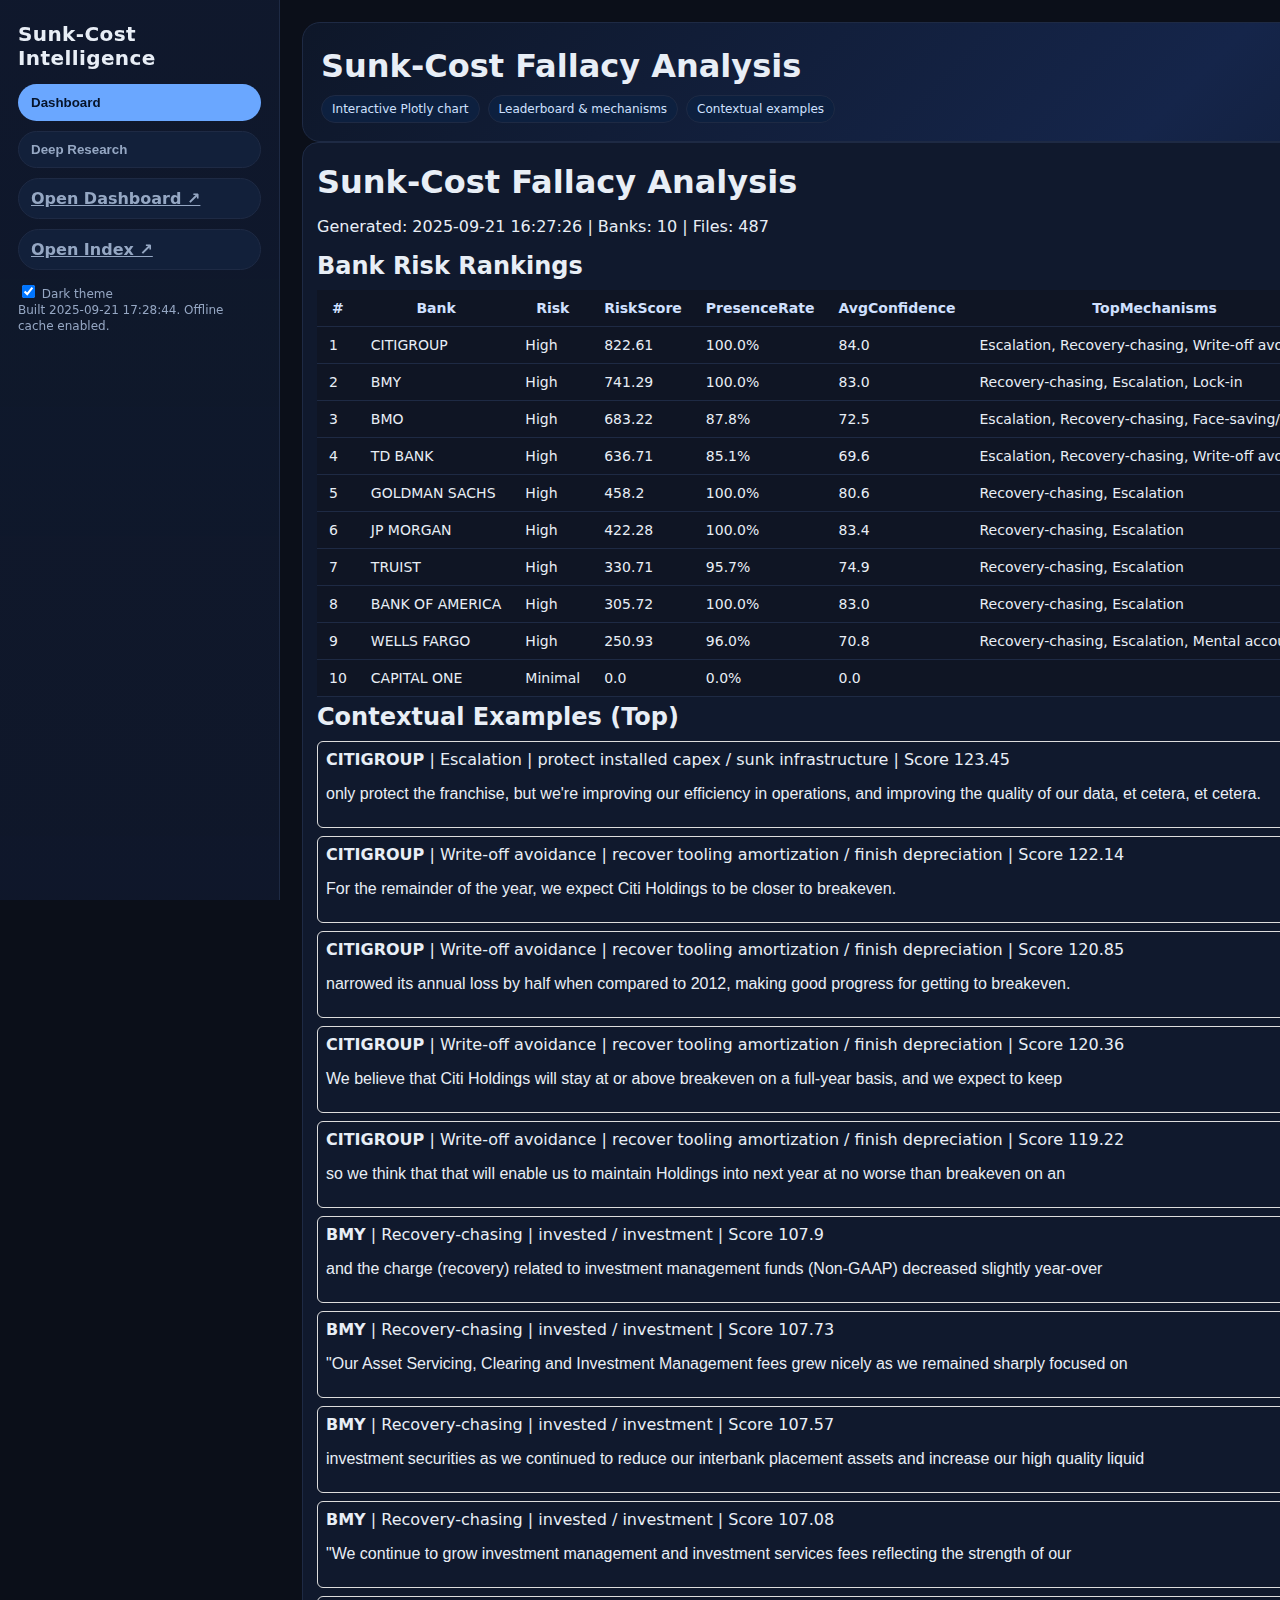
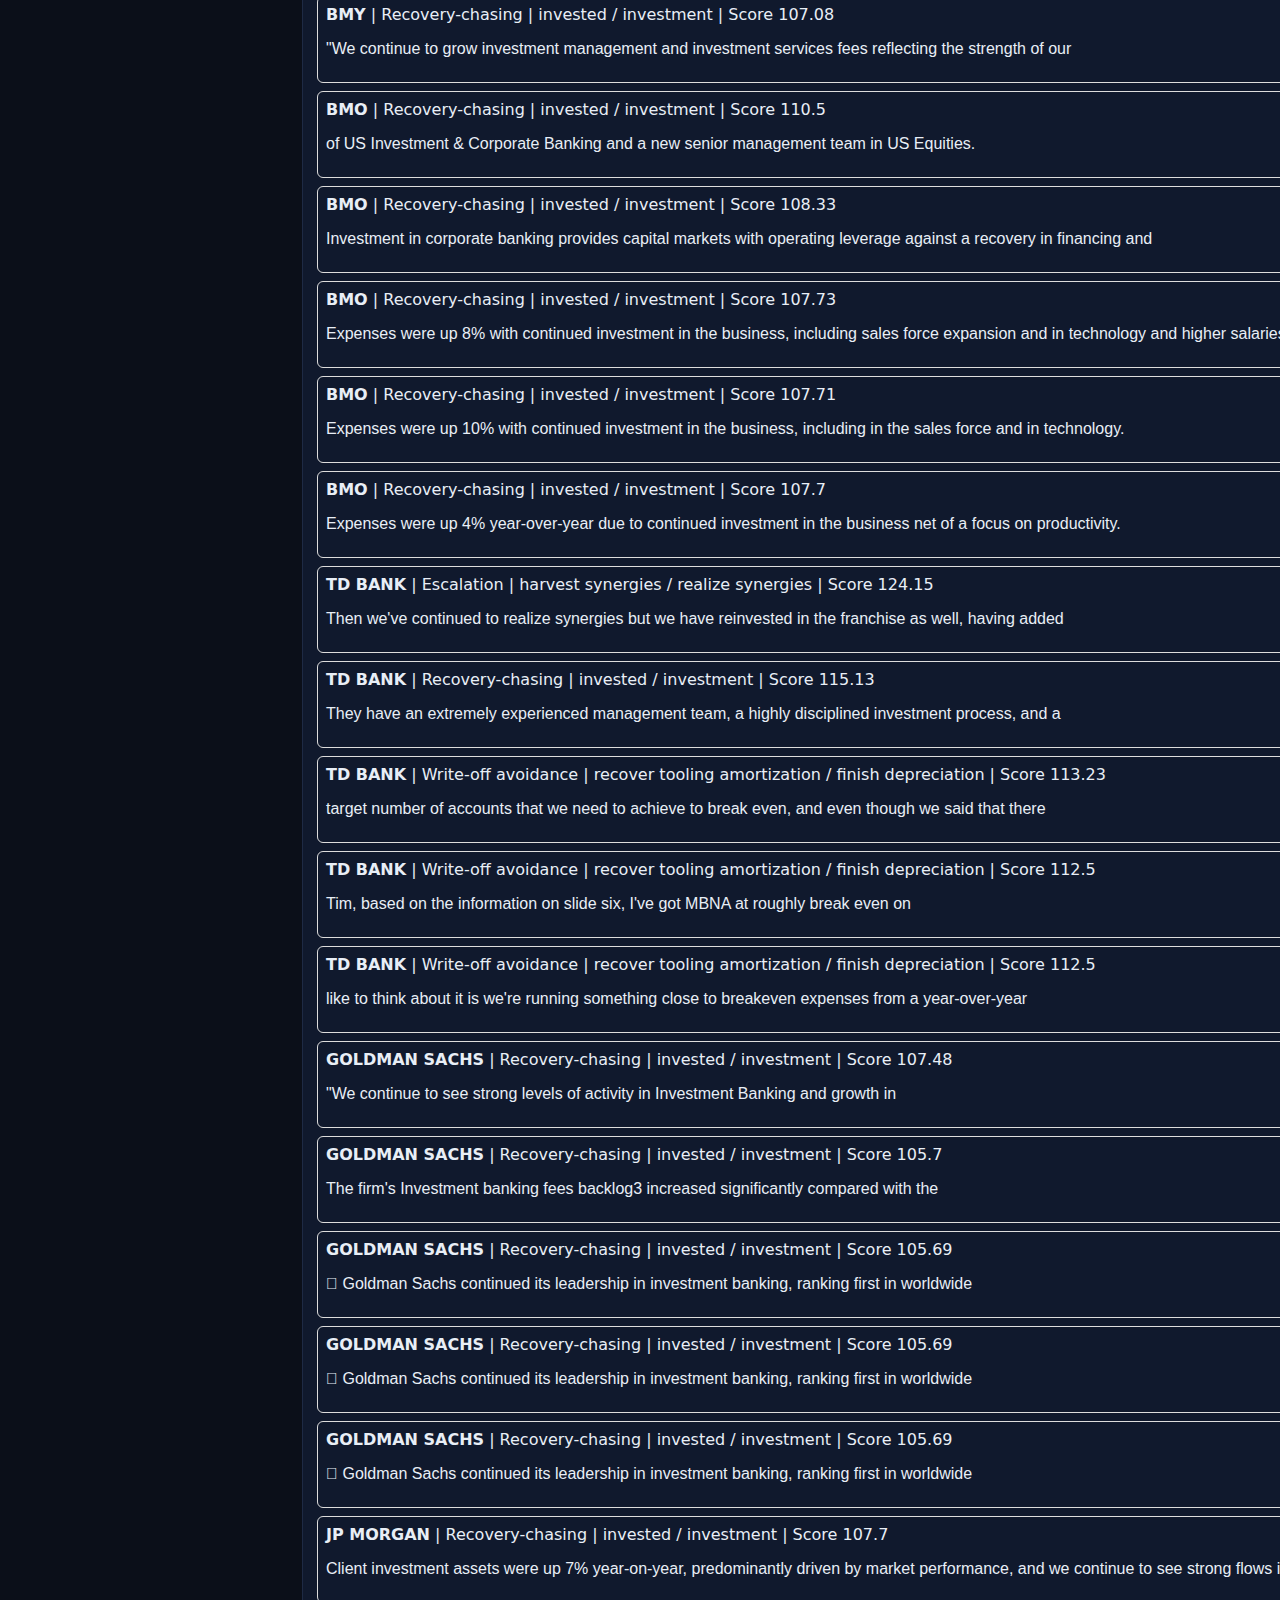
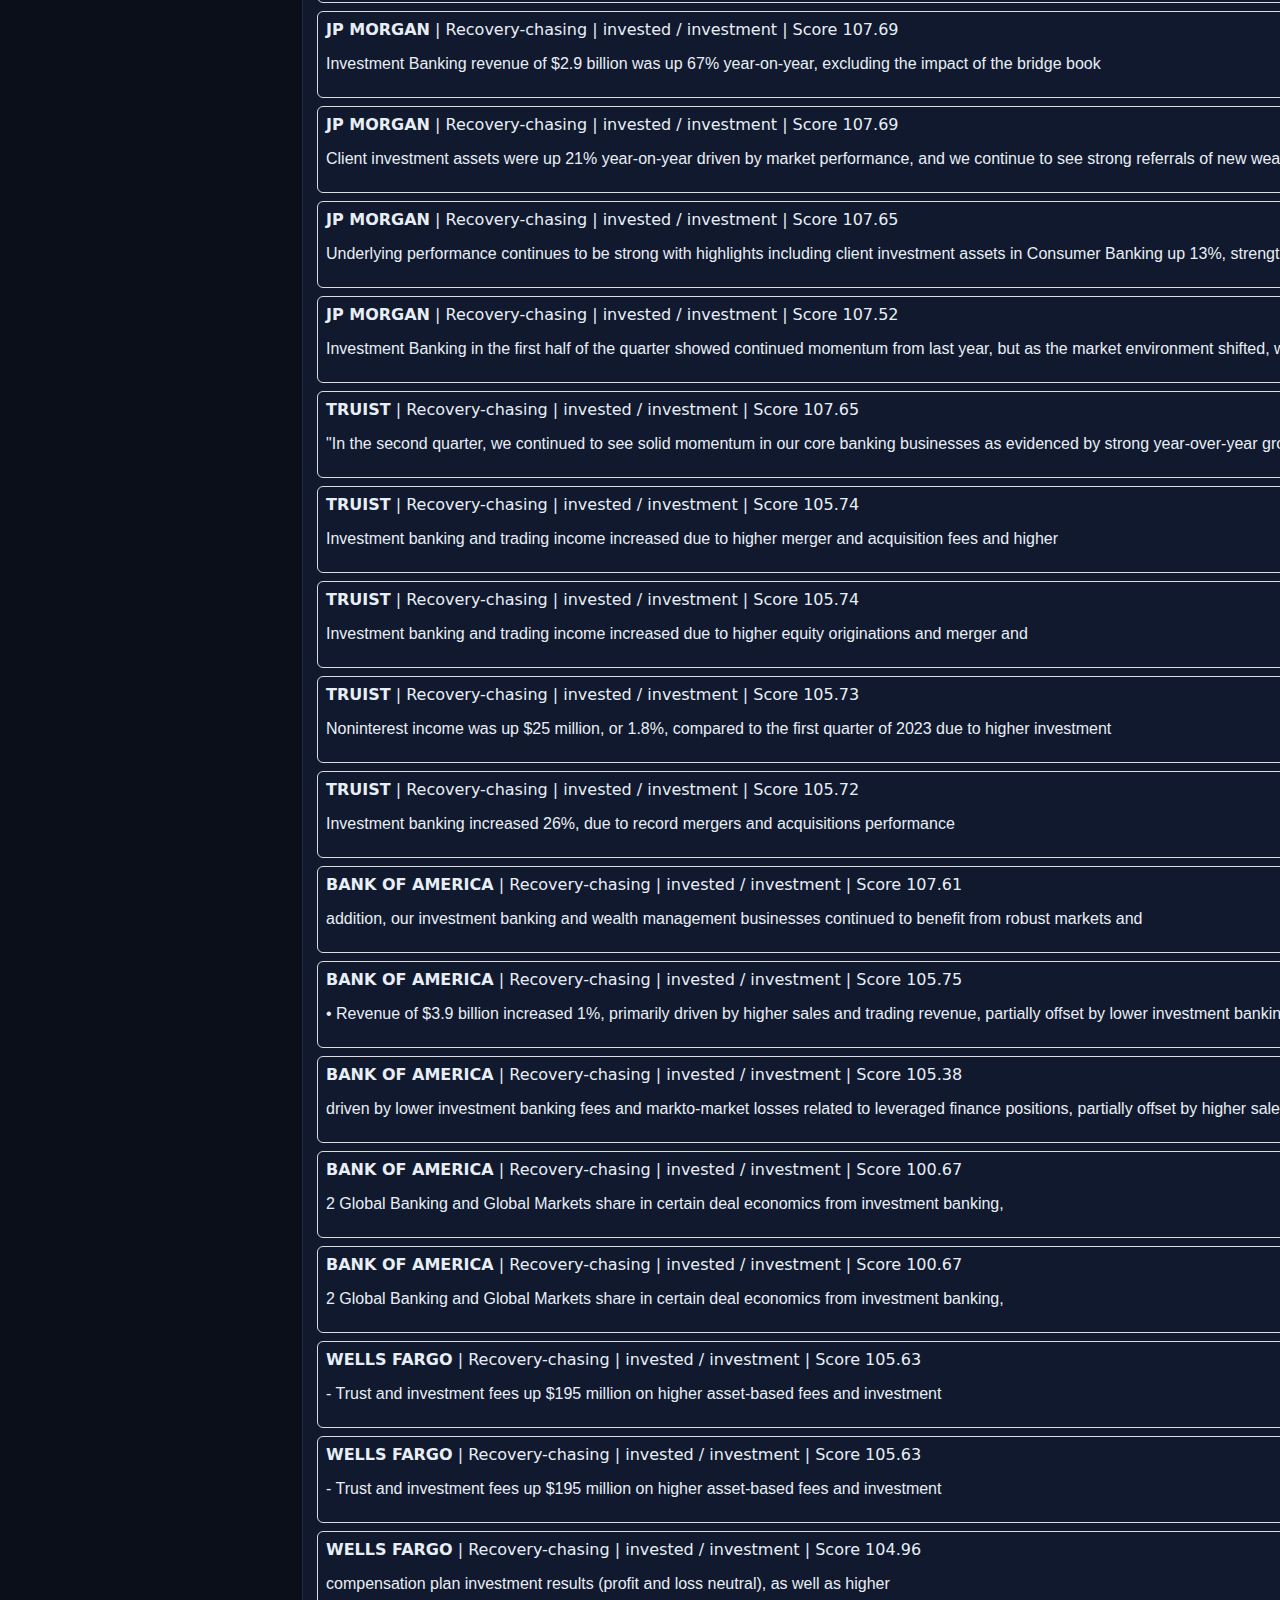
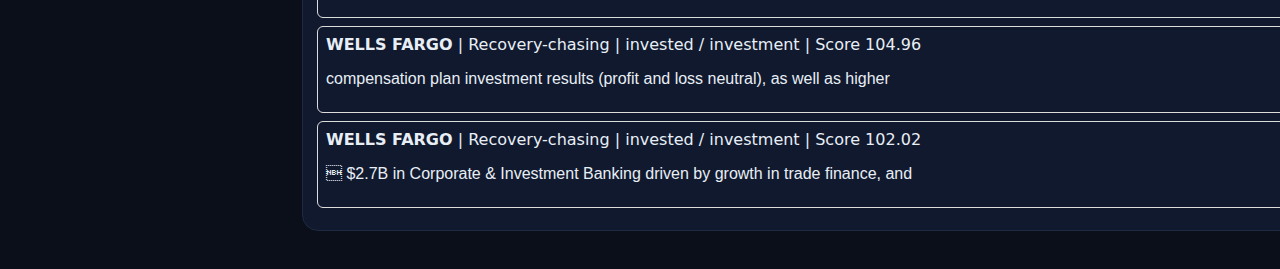
<file: index.html>
<!DOCTYPE html>
<html lang="en">
<head>
  <meta charset="utf-8"/>
  <meta name="viewport" content="width=device-width, initial-scale=1"/>
  <title>World‑Class Sunk‑Cost Research Portal</title>
  <meta name="description" content="Integrated dashboard & deep research index with search, filters, sort, and contextual evidence."/>
  <link rel="icon" href="./assets/favicon.svg" type="image/svg+xml"/>
  <link rel="stylesheet" href="./assets/styles.css"/>
  <script src="https://cdn.plot.ly/plotly-3.1.0.min.js" crossorigin="anonymous"></script>
</head>
<body>
  <div class="container">
    <aside>
      <div class="brand">Sunk‑Cost Intelligence</div>
      <nav class="nav">
        <button class="btn active" data-target="page-dashboard">Dashboard</button>
        <button class="btn" data-target="page-deep">Deep Research</button>
        <a class="btn" href="./dashboard.html">Open Dashboard ↗</a>
        <a class="btn" href="./deep-research.html">Open Index ↗</a>
      </nav>
      <label class="toggle small"><input id="theme" type="checkbox" checked/> Dark theme</label>
      <div class="small">Built 2025-09-21 17:28:44. Offline cache enabled.</div>
    </aside>
    <main>
      <section id="page-dashboard" class="section active">
        <div class="hero">
          <div>
            <h1>Sunk‑Cost Fallacy Analysis</h1>
            <div class="badges">
              <span class="badge">Interactive Plotly chart</span>
              <span class="badge">Leaderboard & mechanisms</span>
              <span class="badge">Contextual examples</span>
            </div>
          </div>
          <div class="small">Original dashboard preserved below.</div>
        </div>
        <div class="card">
<h1>Sunk-Cost Fallacy Analysis</h1>
    <p>Generated: 2025-09-21 16:27:26 | Banks: 10 | Files: 487</p>
    <h2>Bank Risk Rankings</h2>
    <div>                        <script type="text/javascript">window.PlotlyConfig = {MathJaxConfig: 'local'};</script>
        <script charset="utf-8" src="https://cdn.plot.ly/plotly-3.1.0.min.js" integrity="sha256-Ei4740bWZhaUTQuD6q9yQlgVCMPBz6CZWhevDYPv93A=" crossorigin="anonymous"></script>                <div id="da76ea9d-4913-4e0c-9c96-84cd71c975b6" class="plotly-graph-div" style="height:100%; width:100%;"></div>            <script type="text/javascript">                window.PLOTLYENV=window.PLOTLYENV || {};                                if (document.getElementById("da76ea9d-4913-4e0c-9c96-84cd71c975b6")) {                    Plotly.newPlot(                        "da76ea9d-4913-4e0c-9c96-84cd71c975b6",                        [{"hovertemplate":"\u003cb\u003e%{x}\u003c\u002fb\u003e\u003cbr\u003eRiskScore=%{y}\u003cbr\u003e%{text}\u003cextra\u003e\u003c\u002fextra\u003e","text":["Presence 100.0%\u003cbr\u003eConf 84.0","Presence 100.0%\u003cbr\u003eConf 83.0","Presence 87.8%\u003cbr\u003eConf 72.5","Presence 85.1%\u003cbr\u003eConf 69.6","Presence 100.0%\u003cbr\u003eConf 80.6","Presence 100.0%\u003cbr\u003eConf 83.4","Presence 95.7%\u003cbr\u003eConf 74.9","Presence 100.0%\u003cbr\u003eConf 83.0","Presence 96.0%\u003cbr\u003eConf 70.8","Presence 0.0%\u003cbr\u003eConf 0.0"],"x":["CITIGROUP","BMY","BMO","TD BANK","GOLDMAN SACHS","JP MORGAN","TRUIST","BANK OF AMERICA","WELLS FARGO","CAPITAL ONE"],"y":{"dtype":"f8","bdata":"exSuR+G0iUC4HoXrUSqHQPYoXI\u002fCWYVASOF6FK7lg0AzMzMzM6N8QBSuR+F6ZHpAj8L1KFyrdEDsUbgehRtzQPYoXI\u002fCXW9AAAAAAAAAAAA="},"type":"bar"}],                        {"template":{"data":{"barpolar":[{"marker":{"line":{"color":"white","width":0.5},"pattern":{"fillmode":"overlay","size":10,"solidity":0.2}},"type":"barpolar"}],"bar":[{"error_x":{"color":"#2a3f5f"},"error_y":{"color":"#2a3f5f"},"marker":{"line":{"color":"white","width":0.5},"pattern":{"fillmode":"overlay","size":10,"solidity":0.2}},"type":"bar"}],"carpet":[{"aaxis":{"endlinecolor":"#2a3f5f","gridcolor":"#C8D4E3","linecolor":"#C8D4E3","minorgridcolor":"#C8D4E3","startlinecolor":"#2a3f5f"},"baxis":{"endlinecolor":"#2a3f5f","gridcolor":"#C8D4E3","linecolor":"#C8D4E3","minorgridcolor":"#C8D4E3","startlinecolor":"#2a3f5f"},"type":"carpet"}],"choropleth":[{"colorbar":{"outlinewidth":0,"ticks":""},"type":"choropleth"}],"contourcarpet":[{"colorbar":{"outlinewidth":0,"ticks":""},"type":"contourcarpet"}],"contour":[{"colorbar":{"outlinewidth":0,"ticks":""},"colorscale":[[0.0,"#0d0887"],[0.1111111111111111,"#46039f"],[0.2222222222222222,"#7201a8"],[0.3333333333333333,"#9c179e"],[0.4444444444444444,"#bd3786"],[0.5555555555555556,"#d8576b"],[0.6666666666666666,"#ed7953"],[0.7777777777777778,"#fb9f3a"],[0.8888888888888888,"#fdca26"],[1.0,"#f0f921"]],"type":"contour"}],"heatmap":[{"colorbar":{"outlinewidth":0,"ticks":""},"colorscale":[[0.0,"#0d0887"],[0.1111111111111111,"#46039f"],[0.2222222222222222,"#7201a8"],[0.3333333333333333,"#9c179e"],[0.4444444444444444,"#bd3786"],[0.5555555555555556,"#d8576b"],[0.6666666666666666,"#ed7953"],[0.7777777777777778,"#fb9f3a"],[0.8888888888888888,"#fdca26"],[1.0,"#f0f921"]],"type":"heatmap"}],"histogram2dcontour":[{"colorbar":{"outlinewidth":0,"ticks":""},"colorscale":[[0.0,"#0d0887"],[0.1111111111111111,"#46039f"],[0.2222222222222222,"#7201a8"],[0.3333333333333333,"#9c179e"],[0.4444444444444444,"#bd3786"],[0.5555555555555556,"#d8576b"],[0.6666666666666666,"#ed7953"],[0.7777777777777778,"#fb9f3a"],[0.8888888888888888,"#fdca26"],[1.0,"#f0f921"]],"type":"histogram2dcontour"}],"histogram2d":[{"colorbar":{"outlinewidth":0,"ticks":""},"colorscale":[[0.0,"#0d0887"],[0.1111111111111111,"#46039f"],[0.2222222222222222,"#7201a8"],[0.3333333333333333,"#9c179e"],[0.4444444444444444,"#bd3786"],[0.5555555555555556,"#d8576b"],[0.6666666666666666,"#ed7953"],[0.7777777777777778,"#fb9f3a"],[0.8888888888888888,"#fdca26"],[1.0,"#f0f921"]],"type":"histogram2d"}],"histogram":[{"marker":{"pattern":{"fillmode":"overlay","size":10,"solidity":0.2}},"type":"histogram"}],"mesh3d":[{"colorbar":{"outlinewidth":0,"ticks":""},"type":"mesh3d"}],"parcoords":[{"line":{"colorbar":{"outlinewidth":0,"ticks":""}},"type":"parcoords"}],"pie":[{"automargin":true,"type":"pie"}],"scatter3d":[{"line":{"colorbar":{"outlinewidth":0,"ticks":""}},"marker":{"colorbar":{"outlinewidth":0,"ticks":""}},"type":"scatter3d"}],"scattercarpet":[{"marker":{"colorbar":{"outlinewidth":0,"ticks":""}},"type":"scattercarpet"}],"scattergeo":[{"marker":{"colorbar":{"outlinewidth":0,"ticks":""}},"type":"scattergeo"}],"scattergl":[{"marker":{"colorbar":{"outlinewidth":0,"ticks":""}},"type":"scattergl"}],"scattermapbox":[{"marker":{"colorbar":{"outlinewidth":0,"ticks":""}},"type":"scattermapbox"}],"scattermap":[{"marker":{"colorbar":{"outlinewidth":0,"ticks":""}},"type":"scattermap"}],"scatterpolargl":[{"marker":{"colorbar":{"outlinewidth":0,"ticks":""}},"type":"scatterpolargl"}],"scatterpolar":[{"marker":{"colorbar":{"outlinewidth":0,"ticks":""}},"type":"scatterpolar"}],"scatter":[{"fillpattern":{"fillmode":"overlay","size":10,"solidity":0.2},"type":"scatter"}],"scatterternary":[{"marker":{"colorbar":{"outlinewidth":0,"ticks":""}},"type":"scatterternary"}],"surface":[{"colorbar":{"outlinewidth":0,"ticks":""},"colorscale":[[0.0,"#0d0887"],[0.1111111111111111,"#46039f"],[0.2222222222222222,"#7201a8"],[0.3333333333333333,"#9c179e"],[0.4444444444444444,"#bd3786"],[0.5555555555555556,"#d8576b"],[0.6666666666666666,"#ed7953"],[0.7777777777777778,"#fb9f3a"],[0.8888888888888888,"#fdca26"],[1.0,"#f0f921"]],"type":"surface"}],"table":[{"cells":{"fill":{"color":"#EBF0F8"},"line":{"color":"white"}},"header":{"fill":{"color":"#C8D4E3"},"line":{"color":"white"}},"type":"table"}]},"layout":{"annotationdefaults":{"arrowcolor":"#2a3f5f","arrowhead":0,"arrowwidth":1},"autotypenumbers":"strict","coloraxis":{"colorbar":{"outlinewidth":0,"ticks":""}},"colorscale":{"diverging":[[0,"#8e0152"],[0.1,"#c51b7d"],[0.2,"#de77ae"],[0.3,"#f1b6da"],[0.4,"#fde0ef"],[0.5,"#f7f7f7"],[0.6,"#e6f5d0"],[0.7,"#b8e186"],[0.8,"#7fbc41"],[0.9,"#4d9221"],[1,"#276419"]],"sequential":[[0.0,"#0d0887"],[0.1111111111111111,"#46039f"],[0.2222222222222222,"#7201a8"],[0.3333333333333333,"#9c179e"],[0.4444444444444444,"#bd3786"],[0.5555555555555556,"#d8576b"],[0.6666666666666666,"#ed7953"],[0.7777777777777778,"#fb9f3a"],[0.8888888888888888,"#fdca26"],[1.0,"#f0f921"]],"sequentialminus":[[0.0,"#0d0887"],[0.1111111111111111,"#46039f"],[0.2222222222222222,"#7201a8"],[0.3333333333333333,"#9c179e"],[0.4444444444444444,"#bd3786"],[0.5555555555555556,"#d8576b"],[0.6666666666666666,"#ed7953"],[0.7777777777777778,"#fb9f3a"],[0.8888888888888888,"#fdca26"],[1.0,"#f0f921"]]},"colorway":["#636efa","#EF553B","#00cc96","#ab63fa","#FFA15A","#19d3f3","#FF6692","#B6E880","#FF97FF","#FECB52"],"font":{"color":"#2a3f5f"},"geo":{"bgcolor":"white","lakecolor":"white","landcolor":"white","showlakes":true,"showland":true,"subunitcolor":"#C8D4E3"},"hoverlabel":{"align":"left"},"hovermode":"closest","mapbox":{"style":"light"},"paper_bgcolor":"white","plot_bgcolor":"white","polar":{"angularaxis":{"gridcolor":"#EBF0F8","linecolor":"#EBF0F8","ticks":""},"bgcolor":"white","radialaxis":{"gridcolor":"#EBF0F8","linecolor":"#EBF0F8","ticks":""}},"scene":{"xaxis":{"backgroundcolor":"white","gridcolor":"#DFE8F3","gridwidth":2,"linecolor":"#EBF0F8","showbackground":true,"ticks":"","zerolinecolor":"#EBF0F8"},"yaxis":{"backgroundcolor":"white","gridcolor":"#DFE8F3","gridwidth":2,"linecolor":"#EBF0F8","showbackground":true,"ticks":"","zerolinecolor":"#EBF0F8"},"zaxis":{"backgroundcolor":"white","gridcolor":"#DFE8F3","gridwidth":2,"linecolor":"#EBF0F8","showbackground":true,"ticks":"","zerolinecolor":"#EBF0F8"}},"shapedefaults":{"line":{"color":"#2a3f5f"}},"ternary":{"aaxis":{"gridcolor":"#DFE8F3","linecolor":"#A2B1C6","ticks":""},"baxis":{"gridcolor":"#DFE8F3","linecolor":"#A2B1C6","ticks":""},"bgcolor":"white","caxis":{"gridcolor":"#DFE8F3","linecolor":"#A2B1C6","ticks":""}},"title":{"x":0.05},"xaxis":{"automargin":true,"gridcolor":"#EBF0F8","linecolor":"#EBF0F8","ticks":"","title":{"standoff":15},"zerolinecolor":"#EBF0F8","zerolinewidth":2},"yaxis":{"automargin":true,"gridcolor":"#EBF0F8","linecolor":"#EBF0F8","ticks":"","title":{"standoff":15},"zerolinecolor":"#EBF0F8","zerolinewidth":2}}},"title":{"text":"Sunk-Cost Risk by Bank"},"xaxis":{"title":{"text":"Bank"}},"yaxis":{"title":{"text":"Risk Score"}}},                        {"responsive": true}                    )                };            </script>        </div>
    <table><tr><th>#</th><th>Bank</th><th>Risk</th><th>RiskScore</th><th>PresenceRate</th><th>AvgConfidence</th><th>TopMechanisms</th><th>TopEffects</th></tr>
    <tr><td>1</td><td>CITIGROUP</td><td>High</td><td>822.61</td><td>100.0%</td><td>84.0</td><td>Escalation, Recovery-chasing, Write-off avoidance</td><td>Continue Investment, Recover Losses, Increase Spend</td></tr><tr><td>2</td><td>BMY</td><td>High</td><td>741.29</td><td>100.0%</td><td>83.0</td><td>Recovery-chasing, Escalation, Lock-in</td><td>Continue Investment, Honor Contracts</td></tr><tr><td>3</td><td>BMO</td><td>High</td><td>683.22</td><td>87.8%</td><td>72.5</td><td>Escalation, Recovery-chasing, Face-saving/ego</td><td>Continue Investment, Proceed to Next Phase</td></tr><tr><td>4</td><td>TD BANK</td><td>High</td><td>636.71</td><td>85.1%</td><td>69.6</td><td>Escalation, Recovery-chasing, Write-off avoidance</td><td>Continue Investment, Recover Losses</td></tr><tr><td>5</td><td>GOLDMAN SACHS</td><td>High</td><td>458.2</td><td>100.0%</td><td>80.6</td><td>Recovery-chasing, Escalation</td><td>Continue Investment</td></tr><tr><td>6</td><td>JP MORGAN</td><td>High</td><td>422.28</td><td>100.0%</td><td>83.4</td><td>Recovery-chasing, Escalation</td><td>Continue Investment, Honor Contracts, Recover Losses</td></tr><tr><td>7</td><td>TRUIST</td><td>High</td><td>330.71</td><td>95.7%</td><td>74.9</td><td>Recovery-chasing, Escalation</td><td>Honor Contracts, Continue Investment</td></tr><tr><td>8</td><td>BANK OF AMERICA</td><td>High</td><td>305.72</td><td>100.0%</td><td>83.0</td><td>Recovery-chasing, Escalation</td><td>Continue Investment</td></tr><tr><td>9</td><td>WELLS FARGO</td><td>High</td><td>250.93</td><td>96.0%</td><td>70.8</td><td>Recovery-chasing, Escalation, Mental accounting</td><td>Continue Investment</td></tr><tr><td>10</td><td>CAPITAL ONE</td><td>Minimal</td><td>0.0</td><td>0.0%</td><td>0.0</td><td></td><td></td></tr>
    </table>
    <h2>Contextual Examples (Top)</h2>
    <div style='border:1px solid #ddd;padding:8px;margin:8px 0;border-radius:6px'><b>CITIGROUP</b> | Escalation | protect installed capex / sunk infrastructure | Score 123.45<br><pre style='white-space:pre-wrap;font-family:Calibri,Arial'>only protect the franchise, but we're improving our efficiency in operations, and improving the quality of our data, et cetera, et cetera.</pre></div><div style='border:1px solid #ddd;padding:8px;margin:8px 0;border-radius:6px'><b>CITIGROUP</b> | Write-off avoidance | recover tooling amortization / finish depreciation | Score 122.14<br><pre style='white-space:pre-wrap;font-family:Calibri,Arial'>For the remainder of the year, we expect Citi Holdings to be closer to breakeven.</pre></div><div style='border:1px solid #ddd;padding:8px;margin:8px 0;border-radius:6px'><b>CITIGROUP</b> | Write-off avoidance | recover tooling amortization / finish depreciation | Score 120.85<br><pre style='white-space:pre-wrap;font-family:Calibri,Arial'>narrowed its annual loss by half when compared to 2012, making good progress for getting to breakeven.</pre></div><div style='border:1px solid #ddd;padding:8px;margin:8px 0;border-radius:6px'><b>CITIGROUP</b> | Write-off avoidance | recover tooling amortization / finish depreciation | Score 120.36<br><pre style='white-space:pre-wrap;font-family:Calibri,Arial'>We believe that Citi Holdings will stay at or above breakeven on a full-year basis, and we expect to keep</pre></div><div style='border:1px solid #ddd;padding:8px;margin:8px 0;border-radius:6px'><b>CITIGROUP</b> | Write-off avoidance | recover tooling amortization / finish depreciation | Score 119.22<br><pre style='white-space:pre-wrap;font-family:Calibri,Arial'>so we think that that will enable us to maintain Holdings into next year at no worse than breakeven on an</pre></div><div style='border:1px solid #ddd;padding:8px;margin:8px 0;border-radius:6px'><b>BMY</b> | Recovery-chasing | invested / investment | Score 107.9<br><pre style='white-space:pre-wrap;font-family:Calibri,Arial'>and the charge (recovery) related to investment management funds (Non-GAAP) decreased slightly year-over­</pre></div><div style='border:1px solid #ddd;padding:8px;margin:8px 0;border-radius:6px'><b>BMY</b> | Recovery-chasing | invested / investment | Score 107.73<br><pre style='white-space:pre-wrap;font-family:Calibri,Arial'>"Our Asset Servicing, Clearing and Investment Management fees grew nicely as we remained sharply focused on</pre></div><div style='border:1px solid #ddd;padding:8px;margin:8px 0;border-radius:6px'><b>BMY</b> | Recovery-chasing | invested / investment | Score 107.57<br><pre style='white-space:pre-wrap;font-family:Calibri,Arial'>investment securities as we continued to reduce our interbank placement assets and increase our high quality liquid</pre></div><div style='border:1px solid #ddd;padding:8px;margin:8px 0;border-radius:6px'><b>BMY</b> | Recovery-chasing | invested / investment | Score 107.08<br><pre style='white-space:pre-wrap;font-family:Calibri,Arial'>"We continue to grow investment management and investment services fees reflecting the strength of our</pre></div><div style='border:1px solid #ddd;padding:8px;margin:8px 0;border-radius:6px'><b>BMY</b> | Recovery-chasing | invested / investment | Score 107.08<br><pre style='white-space:pre-wrap;font-family:Calibri,Arial'>"We continue to grow investment management and investment services fees reflecting the strength of our</pre></div><div style='border:1px solid #ddd;padding:8px;margin:8px 0;border-radius:6px'><b>BMO</b> | Recovery-chasing | invested / investment | Score 110.5<br><pre style='white-space:pre-wrap;font-family:Calibri,Arial'>of US Investment & Corporate Banking and a new senior management team in US Equities.</pre></div><div style='border:1px solid #ddd;padding:8px;margin:8px 0;border-radius:6px'><b>BMO</b> | Recovery-chasing | invested / investment | Score 108.33<br><pre style='white-space:pre-wrap;font-family:Calibri,Arial'>Investment in corporate banking provides capital markets with operating leverage against a recovery in financing and</pre></div><div style='border:1px solid #ddd;padding:8px;margin:8px 0;border-radius:6px'><b>BMO</b> | Recovery-chasing | invested / investment | Score 107.73<br><pre style='white-space:pre-wrap;font-family:Calibri,Arial'>Expenses were up 8% with continued investment in the business, including sales force expansion and in technology and higher salaries.</pre></div><div style='border:1px solid #ddd;padding:8px;margin:8px 0;border-radius:6px'><b>BMO</b> | Recovery-chasing | invested / investment | Score 107.71<br><pre style='white-space:pre-wrap;font-family:Calibri,Arial'>Expenses were up 10% with continued investment in the business, including in the sales force and in technology.</pre></div><div style='border:1px solid #ddd;padding:8px;margin:8px 0;border-radius:6px'><b>BMO</b> | Recovery-chasing | invested / investment | Score 107.7<br><pre style='white-space:pre-wrap;font-family:Calibri,Arial'>Expenses were up 4% year-over-year due to continued investment in the business net of a focus on productivity.</pre></div><div style='border:1px solid #ddd;padding:8px;margin:8px 0;border-radius:6px'><b>TD BANK</b> | Escalation | harvest synergies / realize synergies | Score 124.15<br><pre style='white-space:pre-wrap;font-family:Calibri,Arial'>Then we've continued to realize synergies but we have reinvested in the franchise as well, having added</pre></div><div style='border:1px solid #ddd;padding:8px;margin:8px 0;border-radius:6px'><b>TD BANK</b> | Recovery-chasing | invested / investment | Score 115.13<br><pre style='white-space:pre-wrap;font-family:Calibri,Arial'>They have an extremely experienced management team, a highly disciplined investment process, and a</pre></div><div style='border:1px solid #ddd;padding:8px;margin:8px 0;border-radius:6px'><b>TD BANK</b> | Write-off avoidance | recover tooling amortization / finish depreciation | Score 113.23<br><pre style='white-space:pre-wrap;font-family:Calibri,Arial'>target number of accounts that we need to achieve to break even, and even though we said that there</pre></div><div style='border:1px solid #ddd;padding:8px;margin:8px 0;border-radius:6px'><b>TD BANK</b> | Write-off avoidance | recover tooling amortization / finish depreciation | Score 112.5<br><pre style='white-space:pre-wrap;font-family:Calibri,Arial'>Tim, based on the information on slide six, I've got MBNA at roughly break even on</pre></div><div style='border:1px solid #ddd;padding:8px;margin:8px 0;border-radius:6px'><b>TD BANK</b> | Write-off avoidance | recover tooling amortization / finish depreciation | Score 112.5<br><pre style='white-space:pre-wrap;font-family:Calibri,Arial'>like to think about it is we're running something close to breakeven expenses from a year-over-year</pre></div><div style='border:1px solid #ddd;padding:8px;margin:8px 0;border-radius:6px'><b>GOLDMAN SACHS</b> | Recovery-chasing | invested / investment | Score 107.48<br><pre style='white-space:pre-wrap;font-family:Calibri,Arial'>"We continue to see strong levels of activity in Investment Banking and growth in</pre></div><div style='border:1px solid #ddd;padding:8px;margin:8px 0;border-radius:6px'><b>GOLDMAN SACHS</b> | Recovery-chasing | invested / investment | Score 105.7<br><pre style='white-space:pre-wrap;font-family:Calibri,Arial'>The firm's Investment banking fees backlog3 increased significantly compared with the</pre></div><div style='border:1px solid #ddd;padding:8px;margin:8px 0;border-radius:6px'><b>GOLDMAN SACHS</b> | Recovery-chasing | invested / investment | Score 105.69<br><pre style='white-space:pre-wrap;font-family:Calibri,Arial'> Goldman Sachs continued its leadership in investment banking, ranking first in worldwide</pre></div><div style='border:1px solid #ddd;padding:8px;margin:8px 0;border-radius:6px'><b>GOLDMAN SACHS</b> | Recovery-chasing | invested / investment | Score 105.69<br><pre style='white-space:pre-wrap;font-family:Calibri,Arial'> Goldman Sachs continued its leadership in investment banking, ranking first in worldwide</pre></div><div style='border:1px solid #ddd;padding:8px;margin:8px 0;border-radius:6px'><b>GOLDMAN SACHS</b> | Recovery-chasing | invested / investment | Score 105.69<br><pre style='white-space:pre-wrap;font-family:Calibri,Arial'> Goldman Sachs continued its leadership in investment banking, ranking first in worldwide</pre></div><div style='border:1px solid #ddd;padding:8px;margin:8px 0;border-radius:6px'><b>JP MORGAN</b> | Recovery-chasing | invested / investment | Score 107.7<br><pre style='white-space:pre-wrap;font-family:Calibri,Arial'>Client investment assets were up 7% year-on-year, predominantly driven by market performance, and we continue to see strong flows into</pre></div><div style='border:1px solid #ddd;padding:8px;margin:8px 0;border-radius:6px'><b>JP MORGAN</b> | Recovery-chasing | invested / investment | Score 107.69<br><pre style='white-space:pre-wrap;font-family:Calibri,Arial'>Investment Banking revenue of $2.9 billion was up 67% year-on-year, excluding the impact of the bridge book</pre></div><div style='border:1px solid #ddd;padding:8px;margin:8px 0;border-radius:6px'><b>JP MORGAN</b> | Recovery-chasing | invested / investment | Score 107.69<br><pre style='white-space:pre-wrap;font-family:Calibri,Arial'>Client investment assets were up 21% year-on-year driven by market performance, and we continue to see strong referrals of new wealth</pre></div><div style='border:1px solid #ddd;padding:8px;margin:8px 0;border-radius:6px'><b>JP MORGAN</b> | Recovery-chasing | invested / investment | Score 107.65<br><pre style='white-space:pre-wrap;font-family:Calibri,Arial'>Underlying performance continues to be strong with highlights including client investment assets in Consumer Banking up 13%, strength in our</pre></div><div style='border:1px solid #ddd;padding:8px;margin:8px 0;border-radius:6px'><b>JP MORGAN</b> | Recovery-chasing | invested / investment | Score 107.52<br><pre style='white-space:pre-wrap;font-family:Calibri,Arial'>Investment Banking in the first half of the quarter showed continued momentum from last year, but as the market environment shifted, we saw</pre></div><div style='border:1px solid #ddd;padding:8px;margin:8px 0;border-radius:6px'><b>TRUIST</b> | Recovery-chasing | invested / investment | Score 107.65<br><pre style='white-space:pre-wrap;font-family:Calibri,Arial'>"In the second quarter, we continued to see solid momentum in our core banking businesses as evidenced by strong year-over-year growth in investment banking and trading</pre></div><div style='border:1px solid #ddd;padding:8px;margin:8px 0;border-radius:6px'><b>TRUIST</b> | Recovery-chasing | invested / investment | Score 105.74<br><pre style='white-space:pre-wrap;font-family:Calibri,Arial'>Investment banking and trading income increased due to higher merger and acquisition fees and higher</pre></div><div style='border:1px solid #ddd;padding:8px;margin:8px 0;border-radius:6px'><b>TRUIST</b> | Recovery-chasing | invested / investment | Score 105.74<br><pre style='white-space:pre-wrap;font-family:Calibri,Arial'>Investment banking and trading income increased due to higher equity originations and merger and</pre></div><div style='border:1px solid #ddd;padding:8px;margin:8px 0;border-radius:6px'><b>TRUIST</b> | Recovery-chasing | invested / investment | Score 105.73<br><pre style='white-space:pre-wrap;font-family:Calibri,Arial'>Noninterest income was up $25 million, or 1.8%, compared to the first quarter of 2023 due to higher investment</pre></div><div style='border:1px solid #ddd;padding:8px;margin:8px 0;border-radius:6px'><b>TRUIST</b> | Recovery-chasing | invested / investment | Score 105.72<br><pre style='white-space:pre-wrap;font-family:Calibri,Arial'>Investment banking increased 26%, due to record mergers and acquisitions performance</pre></div><div style='border:1px solid #ddd;padding:8px;margin:8px 0;border-radius:6px'><b>BANK OF AMERICA</b> | Recovery-chasing | invested / investment | Score 107.61<br><pre style='white-space:pre-wrap;font-family:Calibri,Arial'>addition, our investment banking and wealth management businesses continued to benefit from robust markets and</pre></div><div style='border:1px solid #ddd;padding:8px;margin:8px 0;border-radius:6px'><b>BANK OF AMERICA</b> | Recovery-chasing | invested / investment | Score 105.75<br><pre style='white-space:pre-wrap;font-family:Calibri,Arial'>• Revenue of $3.9 billion increased 1%, primarily driven by higher sales and trading revenue, partially offset by lower investment banking fees</pre></div><div style='border:1px solid #ddd;padding:8px;margin:8px 0;border-radius:6px'><b>BANK OF AMERICA</b> | Recovery-chasing | invested / investment | Score 105.38<br><pre style='white-space:pre-wrap;font-family:Calibri,Arial'>driven by lower investment banking fees and markto-market losses related to leveraged finance positions, partially offset by higher sales and trading revenue</pre></div><div style='border:1px solid #ddd;padding:8px;margin:8px 0;border-radius:6px'><b>BANK OF AMERICA</b> | Recovery-chasing | invested / investment | Score 100.67<br><pre style='white-space:pre-wrap;font-family:Calibri,Arial'>2 Global Banking and Global Markets share in certain deal economics from investment banking,</pre></div><div style='border:1px solid #ddd;padding:8px;margin:8px 0;border-radius:6px'><b>BANK OF AMERICA</b> | Recovery-chasing | invested / investment | Score 100.67<br><pre style='white-space:pre-wrap;font-family:Calibri,Arial'>2 Global Banking and Global Markets share in certain deal economics from investment banking,</pre></div><div style='border:1px solid #ddd;padding:8px;margin:8px 0;border-radius:6px'><b>WELLS FARGO</b> | Recovery-chasing | invested / investment | Score 105.63<br><pre style='white-space:pre-wrap;font-family:Calibri,Arial'>- Trust and investment fees up $195 million on higher asset-based fees and investment</pre></div><div style='border:1px solid #ddd;padding:8px;margin:8px 0;border-radius:6px'><b>WELLS FARGO</b> | Recovery-chasing | invested / investment | Score 105.63<br><pre style='white-space:pre-wrap;font-family:Calibri,Arial'>- Trust and investment fees up $195 million on higher asset-based fees and investment</pre></div><div style='border:1px solid #ddd;padding:8px;margin:8px 0;border-radius:6px'><b>WELLS FARGO</b> | Recovery-chasing | invested / investment | Score 104.96<br><pre style='white-space:pre-wrap;font-family:Calibri,Arial'>compensation plan investment results (profit and loss neutral), as well as higher</pre></div><div style='border:1px solid #ddd;padding:8px;margin:8px 0;border-radius:6px'><b>WELLS FARGO</b> | Recovery-chasing | invested / investment | Score 104.96<br><pre style='white-space:pre-wrap;font-family:Calibri,Arial'>compensation plan investment results (profit and loss neutral), as well as higher</pre></div><div style='border:1px solid #ddd;padding:8px;margin:8px 0;border-radius:6px'><b>WELLS FARGO</b> | Recovery-chasing | invested / investment | Score 102.02<br><pre style='white-space:pre-wrap;font-family:Calibri,Arial'> $2.7B in Corporate & Investment Banking driven by growth in trade finance, and</pre></div>
        </div>
      </section>

      <section id="page-deep" class="section">
        <div class="hero">
          <div>
            <h2>Deep Research Index</h2>
            <div class="badges">
              <span class="badge">Search + sort + filters</span>
              <span class="badge">Fixed forward‑slash links</span>
              <span class="badge">High‑volume reports</span>
            </div>
          </div>
          <div class="small">Use the toolbar to filter by bank, year, and risk.</div>
        </div>
        <div class="card">
          <div class="toolbar">
            <button id="cmdBtn" class="btn" type="button" title="Command Palette (Ctrl+K)">⌘K</button>
            <button id="saveView" class="btn" type="button" title="Save current filters as view">Save View</button>
            <select id="views" class="select"><option value="">Views</option></select>
            <div class="dropdown">
              <button id="columnsBtn" class="btn" type="button">Columns ▾</button>
              <div id="columnsMenu" class="dropdown-menu"></div>
            </div>
            <button id="exportCsv" class="btn" type="button">Export CSV</button>
            <input id="q" class="input" placeholder="Search all columns (e.g. ‘CITIGROUP 2015 High’)"/>
            <select id="bankFilter" class="select"><option value="">Bank (All)</option></select>
            <select id="yearFilter" class="select"><option value="">Year (All)</option></select>
            <select id="riskFilter" class="select"><option value="">Risk (All)</option></select>
            <span id="stats" class="small"></span>
          </div>
          <div class="chips">
            <span class="chip" data-riskchip="High">High Risk</span>
            <span class="chip" data-riskchip="Medium">Medium Risk</span>
            <span class="chip" data-riskchip="Low">Low Risk</span>
            <span class="chip" data-density="toggle">Compact Density</span>
          </div>
          <div class="table-wrap">
            <table id="deep-table">
<h2>Deep Research — Index</h2>
      <p>Generated: 2025-09-21 17:05:26</p>
      <h3>Bank Risk (from leaderboard)</h3>
      <div><span class='pill'>CITIGROUP · 822.6</span> <span class='pill'>BMY · 741.3</span> <span class='pill'>BMO · 683.2</span> <span class='pill'>TD BANK · 636.7</span> <span class='pill'>GOLDMAN SACHS · 458.2</span> <span class='pill'>JP MORGAN · 422.3</span> <span class='pill'>TRUIST · 330.7</span> <span class='pill'>BANK OF AMERICA · 305.7</span> <span class='pill'>WELLS FARGO · 250.9</span> <span class='pill'>CAPITAL ONE · 0.0</span></div>
      <h3>Per-file Reports</h3>
      <table>
        <tr><th>#</th><th>Bank</th><th>Year</th><th>Risk</th><th>Confidence</th><th>Presence</th><th>Report</th></tr>
        <tr><td>1</td><td>CITIGROUP</td><td>2015</td><td>High</td><td>90.0%</td><td>Yes</td><td><a href='bank=CITIGROUP/year=2015/CITIGROUP_Q2_pdfminer.clean.html'>Open report</a></td></tr><tr><td>2</td><td>BMY</td><td>2016</td><td>High</td><td>88.0%</td><td>Yes</td><td><a href='bank=BMY/year=2016/BMY_Q1_pdfminer.clean.html'>Open report</a></td></tr><tr><td>3</td><td>BMY</td><td>2017</td><td>High</td><td>88.0%</td><td>Yes</td><td><a href='bank=BMY/year=2017/BMY_Q4_pdfminer.clean.html'>Open report</a></td></tr><tr><td>4</td><td>CITIGROUP</td><td>2010</td><td>High</td><td>88.0%</td><td>Yes</td><td><a href='bank=CITIGROUP/year=2010/CITIGROUP_Q1_pdfminer.clean.html'>Open report</a></td></tr><tr><td>5</td><td>CITIGROUP</td><td>2013</td><td>High</td><td>88.0%</td><td>Yes</td><td><a href='bank=CITIGROUP/year=2013/CITIGROUP_Q3_pdfminer.clean.html'>Open report</a></td></tr><tr><td>6</td><td>CITIGROUP</td><td>2013</td><td>High</td><td>88.0%</td><td>Yes</td><td><a href='bank=CITIGROUP/year=2013/CITIGROUP_Q4_pdfminer.clean.html'>Open report</a></td></tr><tr><td>7</td><td>CITIGROUP</td><td>2014</td><td>High</td><td>88.0%</td><td>Yes</td><td><a href='bank=CITIGROUP/year=2014/CITIGROUP_Q1_pdfminer.clean.html'>Open report</a></td></tr><tr><td>8</td><td>CITIGROUP</td><td>2015</td><td>High</td><td>88.0%</td><td>Yes</td><td><a href='bank=CITIGROUP/year=2015/CITIGROUP_Q1_pdfminer.clean.html'>Open report</a></td></tr><tr><td>9</td><td>CITIGROUP</td><td>2015</td><td>High</td><td>88.0%</td><td>Yes</td><td><a href='bank=CITIGROUP/year=2015/CITIGROUP_Q4_pdfminer.clean.html'>Open report</a></td></tr><tr><td>10</td><td>CITIGROUP</td><td>2016</td><td>High</td><td>88.0%</td><td>Yes</td><td><a href='bank=CITIGROUP/year=2016/CITIGROUP_Q1_pdfminer.clean.html'>Open report</a></td></tr><tr><td>11</td><td>CITIGROUP</td><td>2016</td><td>High</td><td>88.0%</td><td>Yes</td><td><a href='bank=CITIGROUP/year=2016/CITIGROUP_Q4_pdfminer.clean.html'>Open report</a></td></tr><tr><td>12</td><td>CITIGROUP</td><td>2017</td><td>High</td><td>88.0%</td><td>Yes</td><td><a href='bank=CITIGROUP/year=2017/CITIGROUP_Q4_pdfminer.clean.html'>Open report</a></td></tr><tr><td>13</td><td>CITIGROUP</td><td>2021</td><td>High</td><td>88.0%</td><td>Yes</td><td><a href='bank=CITIGROUP/year=2021/CITIGROUP_Q1_pdfminer.clean.html'>Open report</a></td></tr><tr><td>14</td><td>TD BANK</td><td>2006</td><td>High</td><td>88.0%</td><td>Yes</td><td><a href='bank=TD_BANK/year=2006/TD_BANK_Q3_pdfminer.clean.html'>Open report</a></td></tr><tr><td>15</td><td>TD BANK</td><td>2012</td><td>High</td><td>88.0%</td><td>Yes</td><td><a href='bank=TD_BANK/year=2012/TD_BANK_Q1_pdfminer.clean.html'>Open report</a></td></tr><tr><td>16</td><td>TD BANK</td><td>2021</td><td>High</td><td>88.0%</td><td>Yes</td><td><a href='bank=TD_BANK/year=2021/TD_BANK_Q1_pdfminer.clean.html'>Open report</a></td></tr><tr><td>17</td><td>JP MORGAN</td><td>2019</td><td>High</td><td>87.0%</td><td>Yes</td><td><a href='bank=JP_MORGAN/year=2019/JP_MORGAN_Q1_pdfminer.clean.html'>Open report</a></td></tr><tr><td>18</td><td>BMO</td><td>2021</td><td>High</td><td>86.0%</td><td>Yes</td><td><a href='bank=BMO/year=2021/BMO_Q3_pdfminer.clean.html'>Open report</a></td></tr><tr><td>19</td><td>TD BANK</td><td>2015</td><td>High</td><td>86.0%</td><td>Yes</td><td><a href='bank=TD_BANK/year=2015/TD_BANK_Q1_pdfminer.clean.html'>Open report</a></td></tr><tr><td>20</td><td>TD BANK</td><td>2024</td><td>High</td><td>86.0%</td><td>Yes</td><td><a href='bank=TD_BANK/year=2024/TD_BANK_Q3_pdfminer.clean.html'>Open report</a></td></tr><tr><td>21</td><td>BMO</td><td>2006</td><td>High</td><td>85.0%</td><td>Yes</td><td><a href='bank=BMO/year=2006/BMO_Q4_pdfminer.clean.html'>Open report</a></td></tr><tr><td>22</td><td>BMO</td><td>2021</td><td>High</td><td>85.0%</td><td>Yes</td><td><a href='bank=BMO/year=2021/BMO_Q1_pdfminer.clean.html'>Open report</a></td></tr><tr><td>23</td><td>BMY</td><td>2014</td><td>High</td><td>85.0%</td><td>Yes</td><td><a href='bank=BMY/year=2014/BMY_Q2_pdfminer.clean.html'>Open report</a></td></tr><tr><td>24</td><td>BMY</td><td>2015</td><td>High</td><td>85.0%</td><td>Yes</td><td><a href='bank=BMY/year=2015/BMY_Q1_pdfminer.clean.html'>Open report</a></td></tr><tr><td>25</td><td>BMY</td><td>2016</td><td>High</td><td>85.0%</td><td>Yes</td><td><a href='bank=BMY/year=2016/BMY_Q2_pdfminer.clean.html'>Open report</a></td></tr><tr><td>26</td><td>BMY</td><td>2017</td><td>High</td><td>85.0%</td><td>Yes</td><td><a href='bank=BMY/year=2017/BMY_Q1_pdfminer.clean.html'>Open report</a></td></tr><tr><td>27</td><td>BMY</td><td>2017</td><td>High</td><td>85.0%</td><td>Yes</td><td><a href='bank=BMY/year=2017/BMY_Q2_pdfminer.clean.html'>Open report</a></td></tr><tr><td>28</td><td>BMY</td><td>2021</td><td>High</td><td>85.0%</td><td>Yes</td><td><a href='bank=BMY/year=2021/BMY_Q4_pdfminer.clean.html'>Open report</a></td></tr><tr><td>29</td><td>JP MORGAN</td><td>2021</td><td>High</td><td>85.0%</td><td>Yes</td><td><a href='bank=JP_MORGAN/year=2021/JP_MORGAN_Q1_pdfminer.clean.html'>Open report</a></td></tr><tr><td>30</td><td>JP MORGAN</td><td>2024</td><td>High</td><td>85.0%</td><td>Yes</td><td><a href='bank=JP_MORGAN/year=2024/JP_MORGAN_Q3_pdfminer.clean.html'>Open report</a></td></tr><tr><td>31</td><td>TRUIST</td><td>2022</td><td>High</td><td>85.0%</td><td>Yes</td><td><a href='bank=TRUIST/year=2022/TRUIST_Q2_pdfminer.clean.html'>Open report</a></td></tr><tr><td>32</td><td>TRUIST</td><td>2022</td><td>High</td><td>85.0%</td><td>Yes</td><td><a href='bank=TRUIST/year=2022/TRUIST_Q1_pdfminer.clean.html'>Open report</a></td></tr><tr><td>33</td><td>TRUIST</td><td>2022</td><td>High</td><td>85.0%</td><td>Yes</td><td><a href='bank=TRUIST/year=2022/TRUIST_Q3_pdfminer.clean.html'>Open report</a></td></tr><tr><td>34</td><td>TRUIST</td><td>2023</td><td>High</td><td>85.0%</td><td>Yes</td><td><a href='bank=TRUIST/year=2023/TRUIST_Q4_pdfminer.clean.html'>Open report</a></td></tr><tr><td>35</td><td>TRUIST</td><td>2023</td><td>High</td><td>85.0%</td><td>Yes</td><td><a href='bank=TRUIST/year=2023/TRUIST_Q3_pdfminer.clean.html'>Open report</a></td></tr><tr><td>36</td><td>TRUIST</td><td>2024</td><td>High</td><td>85.0%</td><td>Yes</td><td><a href='bank=TRUIST/year=2024/TRUIST_Q1_pdfminer.clean.html'>Open report</a></td></tr><tr><td>37</td><td>TRUIST</td><td>2024</td><td>High</td><td>85.0%</td><td>Yes</td><td><a href='bank=TRUIST/year=2024/TRUIST_Q2_pdfminer.clean.html'>Open report</a></td></tr><tr><td>38</td><td>TRUIST</td><td>2024</td><td>High</td><td>85.0%</td><td>Yes</td><td><a href='bank=TRUIST/year=2024/TRUIST_Q3_pdfminer.clean.html'>Open report</a></td></tr><tr><td>39</td><td>TRUIST</td><td>2024</td><td>High</td><td>85.0%</td><td>Yes</td><td><a href='bank=TRUIST/year=2024/TRUIST_Q4_pdfminer.clean.html'>Open report</a></td></tr><tr><td>40</td><td>TRUIST</td><td>2025</td><td>High</td><td>85.0%</td><td>Yes</td><td><a href='bank=TRUIST/year=2025/TRUIST_Q2_pdfminer.clean.html'>Open report</a></td></tr><tr><td>41</td><td>TRUIST</td><td>2025</td><td>High</td><td>85.0%</td><td>Yes</td><td><a href='bank=TRUIST/year=2025/TRUIST_Q1_pdfminer.clean.html'>Open report</a></td></tr><tr><td>42</td><td>BANK OF AMERICA</td><td>2019</td><td>High</td><td>83.0%</td><td>Yes</td><td><a href='bank=BANK_OF_AMERICA/year=2019/BANK_OF_AMERICA_Q1_pdfminer.clean.html'>Open report</a></td></tr><tr><td>43</td><td>BANK OF AMERICA</td><td>2020</td><td>High</td><td>83.0%</td><td>Yes</td><td><a href='bank=BANK_OF_AMERICA/year=2020/BANK_OF_AMERICA_Q2_pdfminer.clean.html'>Open report</a></td></tr><tr><td>44</td><td>BANK OF AMERICA</td><td>2020</td><td>High</td><td>83.0%</td><td>Yes</td><td><a href='bank=BANK_OF_AMERICA/year=2020/BANK_OF_AMERICA_Q4_pdfminer.clean.html'>Open report</a></td></tr><tr><td>45</td><td>BANK OF AMERICA</td><td>2021</td><td>High</td><td>83.0%</td><td>Yes</td><td><a href='bank=BANK_OF_AMERICA/year=2021/BANK_OF_AMERICA_Q2_pdfminer.clean.html'>Open report</a></td></tr><tr><td>46</td><td>BANK OF AMERICA</td><td>2021</td><td>High</td><td>83.0%</td><td>Yes</td><td><a href='bank=BANK_OF_AMERICA/year=2021/BANK_OF_AMERICA_Q1_pdfminer.clean.html'>Open report</a></td></tr><tr><td>47</td><td>BANK OF AMERICA</td><td>2021</td><td>High</td><td>83.0%</td><td>Yes</td><td><a href='bank=BANK_OF_AMERICA/year=2021/BANK_OF_AMERICA_Q4_pdfminer.clean.html'>Open report</a></td></tr><tr><td>48</td><td>BANK OF AMERICA</td><td>2022</td><td>High</td><td>83.0%</td><td>Yes</td><td><a href='bank=BANK_OF_AMERICA/year=2022/BANK_OF_AMERICA_Q3_pdfminer.clean.html'>Open report</a></td></tr><tr><td>49</td><td>BANK OF AMERICA</td><td>2022</td><td>High</td><td>83.0%</td><td>Yes</td><td><a href='bank=BANK_OF_AMERICA/year=2022/BANK_OF_AMERICA_Q4_pdfminer.clean.html'>Open report</a></td></tr><tr><td>50</td><td>BANK OF AMERICA</td><td>2023</td><td>High</td><td>83.0%</td><td>Yes</td><td><a href='bank=BANK_OF_AMERICA/year=2023/BANK_OF_AMERICA_Q1_pdfminer.clean.html'>Open report</a></td></tr><tr><td>51</td><td>BANK OF AMERICA</td><td>2023</td><td>High</td><td>83.0%</td><td>Yes</td><td><a href='bank=BANK_OF_AMERICA/year=2023/BANK_OF_AMERICA_Q2_pdfminer.clean.html'>Open report</a></td></tr><tr><td>52</td><td>BANK OF AMERICA</td><td>2023</td><td>High</td><td>83.0%</td><td>Yes</td><td><a href='bank=BANK_OF_AMERICA/year=2023/BANK_OF_AMERICA_Q4_pdfminer.clean.html'>Open report</a></td></tr><tr><td>53</td><td>BANK OF AMERICA</td><td>2024</td><td>High</td><td>83.0%</td><td>Yes</td><td><a href='bank=BANK_OF_AMERICA/year=2024/BANK_OF_AMERICA_Q2_pdfminer.clean.html'>Open report</a></td></tr><tr><td>54</td><td>BANK OF AMERICA</td><td>2024</td><td>High</td><td>83.0%</td><td>Yes</td><td><a href='bank=BANK_OF_AMERICA/year=2024/The_Press_Release_2Q24_ADA.clean.html'>Open report</a></td></tr><tr><td>55</td><td>BANK OF AMERICA</td><td>2024</td><td>High</td><td>83.0%</td><td>Yes</td><td><a href='bank=BANK_OF_AMERICA/year=2024/BANK_OF_AMERICA_Q4_pdfminer.clean.html'>Open report</a></td></tr><tr><td>56</td><td>BANK OF AMERICA</td><td>2025</td><td>High</td><td>83.0%</td><td>Yes</td><td><a href='bank=BANK_OF_AMERICA/year=2025/BANK_OF_AMERICA_Q1_pdfminer.clean.html'>Open report</a></td></tr><tr><td>57</td><td>BANK OF AMERICA</td><td>2025</td><td>High</td><td>83.0%</td><td>Yes</td><td><a href='bank=BANK_OF_AMERICA/year=2025/BANK_OF_AMERICA_Q2_pdfminer.clean.html'>Open report</a></td></tr><tr><td>58</td><td>BANK OF AMERICA</td><td>2025</td><td>High</td><td>83.0%</td><td>Yes</td><td><a href='bank=BANK_OF_AMERICA/year=2025/BANK_OF_AMERICA_Q3_pdfminer.clean.html'>Open report</a></td></tr><tr><td>59</td><td>BMO</td><td>2006</td><td>High</td><td>83.0%</td><td>Yes</td><td><a href='bank=BMO/year=2006/BMO_Q1_pdfminer.clean.html'>Open report</a></td></tr><tr><td>60</td><td>BMO</td><td>2006</td><td>High</td><td>83.0%</td><td>Yes</td><td><a href='bank=BMO/year=2006/BMO_Q3_pdfminer.clean.html'>Open report</a></td></tr><tr><td>61</td><td>BMO</td><td>2006</td><td>High</td><td>83.0%</td><td>Yes</td><td><a href='bank=BMO/year=2006/BMO_Q2_pdfminer.clean.html'>Open report</a></td></tr><tr><td>62</td><td>BMO</td><td>2007</td><td>High</td><td>83.0%</td><td>Yes</td><td><a href='bank=BMO/year=2007/BMO_Q1_pdfminer.clean.html'>Open report</a></td></tr><tr><td>63</td><td>BMO</td><td>2007</td><td>High</td><td>83.0%</td><td>Yes</td><td><a href='bank=BMO/year=2007/BMO_Q3_pdfminer.clean.html'>Open report</a></td></tr><tr><td>64</td><td>BMO</td><td>2007</td><td>High</td><td>83.0%</td><td>Yes</td><td><a href='bank=BMO/year=2007/BMO_Q4_pdfminer.clean.html'>Open report</a></td></tr><tr><td>65</td><td>BMO</td><td>2007</td><td>High</td><td>83.0%</td><td>Yes</td><td><a href='bank=BMO/year=2007/BMO_Q2_pdfminer.clean.html'>Open report</a></td></tr><tr><td>66</td><td>BMO</td><td>2008</td><td>High</td><td>83.0%</td><td>Yes</td><td><a href='bank=BMO/year=2008/BMO_Q2_pdfminer.clean.html'>Open report</a></td></tr><tr><td>67</td><td>BMO</td><td>2008</td><td>High</td><td>83.0%</td><td>Yes</td><td><a href='bank=BMO/year=2008/BMO_Q1_pdfminer.clean.html'>Open report</a></td></tr><tr><td>68</td><td>BMO</td><td>2008</td><td>High</td><td>83.0%</td><td>Yes</td><td><a href='bank=BMO/year=2008/BMO_Q3_pdfminer.clean.html'>Open report</a></td></tr><tr><td>69</td><td>BMO</td><td>2008</td><td>High</td><td>83.0%</td><td>Yes</td><td><a href='bank=BMO/year=2008/BMO_Q4_pdfminer.clean.html'>Open report</a></td></tr><tr><td>70</td><td>BMO</td><td>2009</td><td>High</td><td>83.0%</td><td>Yes</td><td><a href='bank=BMO/year=2009/BMO_Q1_pdfminer.clean.html'>Open report</a></td></tr><tr><td>71</td><td>BMO</td><td>2009</td><td>High</td><td>83.0%</td><td>Yes</td><td><a href='bank=BMO/year=2009/BMO_Q2_pdfminer.clean.html'>Open report</a></td></tr><tr><td>72</td><td>BMO</td><td>2009</td><td>High</td><td>83.0%</td><td>Yes</td><td><a href='bank=BMO/year=2009/BMO_Q3_pdfminer.clean.html'>Open report</a></td></tr><tr><td>73</td><td>BMO</td><td>2009</td><td>High</td><td>83.0%</td><td>Yes</td><td><a href='bank=BMO/year=2009/BMO_Q4_pdfminer.clean.html'>Open report</a></td></tr><tr><td>74</td><td>BMO</td><td>2010</td><td>High</td><td>83.0%</td><td>Yes</td><td><a href='bank=BMO/year=2010/BMO_Q1_pdfminer.clean.html'>Open report</a></td></tr><tr><td>75</td><td>BMO</td><td>2010</td><td>High</td><td>83.0%</td><td>Yes</td><td><a href='bank=BMO/year=2010/BMO_Q2_pdfminer.clean.html'>Open report</a></td></tr><tr><td>76</td><td>BMO</td><td>2010</td><td>High</td><td>83.0%</td><td>Yes</td><td><a href='bank=BMO/year=2010/BMO_Q3_pdfminer.clean.html'>Open report</a></td></tr><tr><td>77</td><td>BMO</td><td>2010</td><td>High</td><td>83.0%</td><td>Yes</td><td><a href='bank=BMO/year=2010/BMO_Q4_pdfminer.clean.html'>Open report</a></td></tr><tr><td>78</td><td>BMO</td><td>2011</td><td>High</td><td>83.0%</td><td>Yes</td><td><a href='bank=BMO/year=2011/BMO_Q2_pdfminer.clean.html'>Open report</a></td></tr><tr><td>79</td><td>BMO</td><td>2011</td><td>High</td><td>83.0%</td><td>Yes</td><td><a href='bank=BMO/year=2011/BMO_Q1_pdfminer.clean.html'>Open report</a></td></tr><tr><td>80</td><td>BMO</td><td>2011</td><td>High</td><td>83.0%</td><td>Yes</td><td><a href='bank=BMO/year=2011/BMO_Q3_pdfminer.clean.html'>Open report</a></td></tr><tr><td>81</td><td>BMO</td><td>2011</td><td>High</td><td>83.0%</td><td>Yes</td><td><a href='bank=BMO/year=2011/BMO_Q4_pdfminer.clean.html'>Open report</a></td></tr><tr><td>82</td><td>BMO</td><td>2012</td><td>High</td><td>83.0%</td><td>Yes</td><td><a href='bank=BMO/year=2012/BMO_Q2_pdfminer.clean.html'>Open report</a></td></tr><tr><td>83</td><td>BMO</td><td>2012</td><td>High</td><td>83.0%</td><td>Yes</td><td><a href='bank=BMO/year=2012/BMO_Q1_pdfminer.clean.html'>Open report</a></td></tr><tr><td>84</td><td>BMO</td><td>2012</td><td>High</td><td>83.0%</td><td>Yes</td><td><a href='bank=BMO/year=2012/BMO_Q3_pdfminer.clean.html'>Open report</a></td></tr><tr><td>85</td><td>BMO</td><td>2012</td><td>High</td><td>83.0%</td><td>Yes</td><td><a href='bank=BMO/year=2012/BMO_Q4_pdfminer.clean.html'>Open report</a></td></tr><tr><td>86</td><td>BMO</td><td>2013</td><td>High</td><td>83.0%</td><td>Yes</td><td><a href='bank=BMO/year=2013/BMO_Q2_pdfminer.clean.html'>Open report</a></td></tr><tr><td>87</td><td>BMO</td><td>2013</td><td>High</td><td>83.0%</td><td>Yes</td><td><a href='bank=BMO/year=2013/BMO_Q3_pdfminer.clean.html'>Open report</a></td></tr><tr><td>88</td><td>BMO</td><td>2013</td><td>High</td><td>83.0%</td><td>Yes</td><td><a href='bank=BMO/year=2013/BMO_Q1_pdfminer.clean.html'>Open report</a></td></tr><tr><td>89</td><td>BMO</td><td>2013</td><td>High</td><td>83.0%</td><td>Yes</td><td><a href='bank=BMO/year=2013/BMO_Q4_pdfminer.clean.html'>Open report</a></td></tr><tr><td>90</td><td>BMO</td><td>2014</td><td>High</td><td>83.0%</td><td>Yes</td><td><a href='bank=BMO/year=2014/BMO_Q1_pdfminer.clean.html'>Open report</a></td></tr><tr><td>91</td><td>BMO</td><td>2014</td><td>High</td><td>83.0%</td><td>Yes</td><td><a href='bank=BMO/year=2014/BMO_Q2_pdfminer.clean.html'>Open report</a></td></tr><tr><td>92</td><td>BMO</td><td>2014</td><td>High</td><td>83.0%</td><td>Yes</td><td><a href='bank=BMO/year=2014/BMO_Q3_pdfminer.clean.html'>Open report</a></td></tr><tr><td>93</td><td>BMO</td><td>2014</td><td>High</td><td>83.0%</td><td>Yes</td><td><a href='bank=BMO/year=2014/BMO_Q4_pdfminer.clean.html'>Open report</a></td></tr><tr><td>94</td><td>BMO</td><td>2015</td><td>High</td><td>83.0%</td><td>Yes</td><td><a href='bank=BMO/year=2015/BMO_Q2_pdfminer.clean.html'>Open report</a></td></tr><tr><td>95</td><td>BMO</td><td>2015</td><td>High</td><td>83.0%</td><td>Yes</td><td><a href='bank=BMO/year=2015/BMO_Q4_pdfminer.clean.html'>Open report</a></td></tr><tr><td>96</td><td>BMO</td><td>2015</td><td>High</td><td>83.0%</td><td>Yes</td><td><a href='bank=BMO/year=2015/BMO_Q3_pdfminer.clean.html'>Open report</a></td></tr><tr><td>97</td><td>BMO</td><td>2015</td><td>High</td><td>83.0%</td><td>Yes</td><td><a href='bank=BMO/year=2015/BMO_Q1_pdfminer.clean.html'>Open report</a></td></tr><tr><td>98</td><td>BMO</td><td>2016</td><td>High</td><td>83.0%</td><td>Yes</td><td><a href='bank=BMO/year=2016/BMO_Q2_pdfminer.clean.html'>Open report</a></td></tr><tr><td>99</td><td>BMO</td><td>2016</td><td>High</td><td>83.0%</td><td>Yes</td><td><a href='bank=BMO/year=2016/BMO_Q3_pdfminer.clean.html'>Open report</a></td></tr><tr><td>100</td><td>BMO</td><td>2016</td><td>High</td><td>83.0%</td><td>Yes</td><td><a href='bank=BMO/year=2016/BMO_Q1_pdfminer.clean.html'>Open report</a></td></tr><tr><td>101</td><td>BMO</td><td>2016</td><td>High</td><td>83.0%</td><td>Yes</td><td><a href='bank=BMO/year=2016/BMO_Q4_pdfminer.clean.html'>Open report</a></td></tr><tr><td>102</td><td>BMO</td><td>2017</td><td>High</td><td>83.0%</td><td>Yes</td><td><a href='bank=BMO/year=2017/BMO_Q1_pdfminer.clean.html'>Open report</a></td></tr><tr><td>103</td><td>BMO</td><td>2017</td><td>High</td><td>83.0%</td><td>Yes</td><td><a href='bank=BMO/year=2017/BMO_Q3_pdfminer.clean.html'>Open report</a></td></tr><tr><td>104</td><td>BMO</td><td>2017</td><td>High</td><td>83.0%</td><td>Yes</td><td><a href='bank=BMO/year=2017/BMO_Q2_pdfminer.clean.html'>Open report</a></td></tr><tr><td>105</td><td>BMO</td><td>2017</td><td>High</td><td>83.0%</td><td>Yes</td><td><a href='bank=BMO/year=2017/BMO_Q4_pdfminer.clean.html'>Open report</a></td></tr><tr><td>106</td><td>BMO</td><td>2018</td><td>High</td><td>83.0%</td><td>Yes</td><td><a href='bank=BMO/year=2018/BMO_Q1_pdfminer.clean.html'>Open report</a></td></tr><tr><td>107</td><td>BMO</td><td>2018</td><td>High</td><td>83.0%</td><td>Yes</td><td><a href='bank=BMO/year=2018/BMO_Q2_pdfminer.clean.html'>Open report</a></td></tr><tr><td>108</td><td>BMO</td><td>2018</td><td>High</td><td>83.0%</td><td>Yes</td><td><a href='bank=BMO/year=2018/BMO_Q3_pdfminer.clean.html'>Open report</a></td></tr><tr><td>109</td><td>BMO</td><td>2018</td><td>High</td><td>83.0%</td><td>Yes</td><td><a href='bank=BMO/year=2018/BMO_Q4_pdfminer.clean.html'>Open report</a></td></tr><tr><td>110</td><td>BMO</td><td>2019</td><td>High</td><td>83.0%</td><td>Yes</td><td><a href='bank=BMO/year=2019/BMO_Q2_pdfminer.clean.html'>Open report</a></td></tr><tr><td>111</td><td>BMO</td><td>2019</td><td>High</td><td>83.0%</td><td>Yes</td><td><a href='bank=BMO/year=2019/BMO_Q1_pdfminer.clean.html'>Open report</a></td></tr><tr><td>112</td><td>BMO</td><td>2019</td><td>High</td><td>83.0%</td><td>Yes</td><td><a href='bank=BMO/year=2019/BMO_Q3_pdfminer.clean.html'>Open report</a></td></tr><tr><td>113</td><td>BMO</td><td>2019</td><td>High</td><td>83.0%</td><td>Yes</td><td><a href='bank=BMO/year=2019/BMO_Q4_pdfminer.clean.html'>Open report</a></td></tr><tr><td>114</td><td>BMO</td><td>2020</td><td>High</td><td>83.0%</td><td>Yes</td><td><a href='bank=BMO/year=2020/BMO_Q2_pdfminer.clean.html'>Open report</a></td></tr><tr><td>115</td><td>BMO</td><td>2020</td><td>High</td><td>83.0%</td><td>Yes</td><td><a href='bank=BMO/year=2020/BMO_Q1_pdfminer.clean.html'>Open report</a></td></tr><tr><td>116</td><td>BMO</td><td>2020</td><td>High</td><td>83.0%</td><td>Yes</td><td><a href='bank=BMO/year=2020/BMO_Q3_pdfminer.clean.html'>Open report</a></td></tr><tr><td>117</td><td>BMO</td><td>2020</td><td>High</td><td>83.0%</td><td>Yes</td><td><a href='bank=BMO/year=2020/BMO_Q4_pdfminer.clean.html'>Open report</a></td></tr><tr><td>118</td><td>BMO</td><td>2021</td><td>High</td><td>83.0%</td><td>Yes</td><td><a href='bank=BMO/year=2021/BMO_Q2_pdfminer.clean.html'>Open report</a></td></tr><tr><td>119</td><td>BMO</td><td>2021</td><td>High</td><td>83.0%</td><td>Yes</td><td><a href='bank=BMO/year=2021/BMO_Q4_pdfminer.clean.html'>Open report</a></td></tr><tr><td>120</td><td>BMO</td><td>2022</td><td>High</td><td>83.0%</td><td>Yes</td><td><a href='bank=BMO/year=2022/BMO_Q1_pdfminer.clean.html'>Open report</a></td></tr><tr><td>121</td><td>BMO</td><td>2022</td><td>High</td><td>83.0%</td><td>Yes</td><td><a href='bank=BMO/year=2022/BMO_Q3_pdfminer.clean.html'>Open report</a></td></tr><tr><td>122</td><td>BMO</td><td>2022</td><td>High</td><td>83.0%</td><td>Yes</td><td><a href='bank=BMO/year=2022/BMO_Q2_pdfminer.clean.html'>Open report</a></td></tr><tr><td>123</td><td>BMO</td><td>2022</td><td>High</td><td>83.0%</td><td>Yes</td><td><a href='bank=BMO/year=2022/BMO_Q4_pdfminer.clean.html'>Open report</a></td></tr><tr><td>124</td><td>BMO</td><td>2023</td><td>High</td><td>83.0%</td><td>Yes</td><td><a href='bank=BMO/year=2023/BMO_Q1_pdfminer.clean.html'>Open report</a></td></tr><tr><td>125</td><td>BMO</td><td>2023</td><td>High</td><td>83.0%</td><td>Yes</td><td><a href='bank=BMO/year=2023/BMO_Q3_pdfminer.clean.html'>Open report</a></td></tr><tr><td>126</td><td>BMO</td><td>2023</td><td>High</td><td>83.0%</td><td>Yes</td><td><a href='bank=BMO/year=2023/BMO_Q4_pdfminer.clean.html'>Open report</a></td></tr><tr><td>127</td><td>BMO</td><td>2023</td><td>High</td><td>83.0%</td><td>Yes</td><td><a href='bank=BMO/year=2023/BMO_Q2_pdfminer.clean.html'>Open report</a></td></tr><tr><td>128</td><td>BMO</td><td>2024</td><td>High</td><td>83.0%</td><td>Yes</td><td><a href='bank=BMO/year=2024/BMO_Q1_pdfminer.clean.html'>Open report</a></td></tr><tr><td>129</td><td>BMO</td><td>2024</td><td>High</td><td>83.0%</td><td>Yes</td><td><a href='bank=BMO/year=2024/BMO_Q2_pdfminer.clean.html'>Open report</a></td></tr><tr><td>130</td><td>BMO</td><td>2024</td><td>High</td><td>83.0%</td><td>Yes</td><td><a href='bank=BMO/year=2024/BMO_Q3_pdfminer.clean.html'>Open report</a></td></tr><tr><td>131</td><td>BMO</td><td>2024</td><td>High</td><td>83.0%</td><td>Yes</td><td><a href='bank=BMO/year=2024/BMO_Q4_pdfminer.clean.html'>Open report</a></td></tr><tr><td>132</td><td>BMO</td><td>2025</td><td>High</td><td>83.0%</td><td>Yes</td><td><a href='bank=BMO/year=2025/BMO_Q1_pdfminer.clean.html'>Open report</a></td></tr><tr><td>133</td><td>BMO</td><td>2025</td><td>High</td><td>83.0%</td><td>Yes</td><td><a href='bank=BMO/year=2025/BMO_Q2_pdfminer.clean.html'>Open report</a></td></tr><tr><td>134</td><td>BMY</td><td>2011</td><td>High</td><td>83.0%</td><td>Yes</td><td><a href='bank=BMY/year=2011/BMY_Q2_pdfminer.clean.html'>Open report</a></td></tr><tr><td>135</td><td>BMY</td><td>2011</td><td>High</td><td>83.0%</td><td>Yes</td><td><a href='bank=BMY/year=2011/BMY_Q1_pdfminer.clean.html'>Open report</a></td></tr><tr><td>136</td><td>BMY</td><td>2011</td><td>High</td><td>83.0%</td><td>Yes</td><td><a href='bank=BMY/year=2011/BMY_Q3_pdfminer.clean.html'>Open report</a></td></tr><tr><td>137</td><td>BMY</td><td>2012</td><td>High</td><td>83.0%</td><td>Yes</td><td><a href='bank=BMY/year=2012/BMY_Q1_pdfminer.clean.html'>Open report</a></td></tr><tr><td>138</td><td>BMY</td><td>2012</td><td>High</td><td>83.0%</td><td>Yes</td><td><a href='bank=BMY/year=2012/BMY_Q3_pdfminer.clean.html'>Open report</a></td></tr><tr><td>139</td><td>BMY</td><td>2012</td><td>High</td><td>83.0%</td><td>Yes</td><td><a href='bank=BMY/year=2012/BMY_Q2_pdfminer.clean.html'>Open report</a></td></tr><tr><td>140</td><td>BMY</td><td>2012</td><td>High</td><td>83.0%</td><td>Yes</td><td><a href='bank=BMY/year=2012/BMY_Q4_pdfminer.clean.html'>Open report</a></td></tr><tr><td>141</td><td>BMY</td><td>2013</td><td>High</td><td>83.0%</td><td>Yes</td><td><a href='bank=BMY/year=2013/BMY_Q1_pdfminer.clean.html'>Open report</a></td></tr><tr><td>142</td><td>BMY</td><td>2013</td><td>High</td><td>83.0%</td><td>Yes</td><td><a href='bank=BMY/year=2013/BMY_Q2_pdfminer.clean.html'>Open report</a></td></tr><tr><td>143</td><td>BMY</td><td>2013</td><td>High</td><td>83.0%</td><td>Yes</td><td><a href='bank=BMY/year=2013/BMY_Q3_pdfminer.clean.html'>Open report</a></td></tr><tr><td>144</td><td>BMY</td><td>2013</td><td>High</td><td>83.0%</td><td>Yes</td><td><a href='bank=BMY/year=2013/BMY_Q4_pdfminer.clean.html'>Open report</a></td></tr><tr><td>145</td><td>BMY</td><td>2014</td><td>High</td><td>83.0%</td><td>Yes</td><td><a href='bank=BMY/year=2014/BMY_Q3_pdfminer.clean.html'>Open report</a></td></tr><tr><td>146</td><td>BMY</td><td>2014</td><td>High</td><td>83.0%</td><td>Yes</td><td><a href='bank=BMY/year=2014/BMY_Q1_pdfminer.clean.html'>Open report</a></td></tr><tr><td>147</td><td>BMY</td><td>2015</td><td>High</td><td>83.0%</td><td>Yes</td><td><a href='bank=BMY/year=2015/BMY_Q3_pdfminer.clean.html'>Open report</a></td></tr><tr><td>148</td><td>BMY</td><td>2015</td><td>High</td><td>83.0%</td><td>Yes</td><td><a href='bank=BMY/year=2015/BMY_Q2_pdfminer.clean.html'>Open report</a></td></tr><tr><td>149</td><td>BMY</td><td>2015</td><td>High</td><td>83.0%</td><td>Yes</td><td><a href='bank=BMY/year=2015/BMY_Q4_pdfminer.clean.html'>Open report</a></td></tr><tr><td>150</td><td>BMY</td><td>2016</td><td>High</td><td>83.0%</td><td>Yes</td><td><a href='bank=BMY/year=2016/BMY_Q3_pdfminer.clean.html'>Open report</a></td></tr><tr><td>151</td><td>BMY</td><td>2017</td><td>High</td><td>83.0%</td><td>Yes</td><td><a href='bank=BMY/year=2017/BMY_Q3_pdfminer.clean.html'>Open report</a></td></tr><tr><td>152</td><td>BMY</td><td>2018</td><td>High</td><td>83.0%</td><td>Yes</td><td><a href='bank=BMY/year=2018/BMY_Q2_pdfminer.clean.html'>Open report</a></td></tr><tr><td>153</td><td>BMY</td><td>2018</td><td>High</td><td>83.0%</td><td>Yes</td><td><a href='bank=BMY/year=2018/BMY_Q3_pdfminer.clean.html'>Open report</a></td></tr><tr><td>154</td><td>BMY</td><td>2018</td><td>High</td><td>83.0%</td><td>Yes</td><td><a href='bank=BMY/year=2018/BMY_Q1_pdfminer.clean.html'>Open report</a></td></tr><tr><td>155</td><td>BMY</td><td>2018</td><td>High</td><td>83.0%</td><td>Yes</td><td><a href='bank=BMY/year=2018/BMY_Q4_pdfminer.clean.html'>Open report</a></td></tr><tr><td>156</td><td>BMY</td><td>2019</td><td>High</td><td>83.0%</td><td>Yes</td><td><a href='bank=BMY/year=2019/BMY_Q1_pdfminer.clean.html'>Open report</a></td></tr><tr><td>157</td><td>BMY</td><td>2019</td><td>High</td><td>83.0%</td><td>Yes</td><td><a href='bank=BMY/year=2019/BMY_Q2_pdfminer.clean.html'>Open report</a></td></tr><tr><td>158</td><td>BMY</td><td>2019</td><td>High</td><td>83.0%</td><td>Yes</td><td><a href='bank=BMY/year=2019/BMY_Q3_pdfminer.clean.html'>Open report</a></td></tr><tr><td>159</td><td>BMY</td><td>2019</td><td>High</td><td>83.0%</td><td>Yes</td><td><a href='bank=BMY/year=2019/BMY_Q4_pdfminer.clean.html'>Open report</a></td></tr><tr><td>160</td><td>BMY</td><td>2020</td><td>High</td><td>83.0%</td><td>Yes</td><td><a href='bank=BMY/year=2020/BMY_Q1_pdfminer.clean.html'>Open report</a></td></tr><tr><td>161</td><td>BMY</td><td>2020</td><td>High</td><td>83.0%</td><td>Yes</td><td><a href='bank=BMY/year=2020/BMY_Q2_pdfminer.clean.html'>Open report</a></td></tr><tr><td>162</td><td>BMY</td><td>2020</td><td>High</td><td>83.0%</td><td>Yes</td><td><a href='bank=BMY/year=2020/BMY_Q3_pdfminer.clean.html'>Open report</a></td></tr><tr><td>163</td><td>BMY</td><td>2020</td><td>High</td><td>83.0%</td><td>Yes</td><td><a href='bank=BMY/year=2020/BMY_Q4_pdfminer.clean.html'>Open report</a></td></tr><tr><td>164</td><td>BMY</td><td>2021</td><td>High</td><td>83.0%</td><td>Yes</td><td><a href='bank=BMY/year=2021/BMY_Q2_pdfminer.clean.html'>Open report</a></td></tr><tr><td>165</td><td>BMY</td><td>2021</td><td>High</td><td>83.0%</td><td>Yes</td><td><a href='bank=BMY/year=2021/BMY_Q3_pdfminer.clean.html'>Open report</a></td></tr><tr><td>166</td><td>BMY</td><td>2021</td><td>High</td><td>83.0%</td><td>Yes</td><td><a href='bank=BMY/year=2021/BMY_Q1_pdfminer.clean.html'>Open report</a></td></tr><tr><td>167</td><td>BMY</td><td>2022</td><td>High</td><td>83.0%</td><td>Yes</td><td><a href='bank=BMY/year=2022/BMY_Q2_pdfminer.clean.html'>Open report</a></td></tr><tr><td>168</td><td>BMY</td><td>2022</td><td>High</td><td>83.0%</td><td>Yes</td><td><a href='bank=BMY/year=2022/BMY_Q1_pdfminer.clean.html'>Open report</a></td></tr><tr><td>169</td><td>BMY</td><td>2022</td><td>High</td><td>83.0%</td><td>Yes</td><td><a href='bank=BMY/year=2022/BMY_Q3_pdfminer.clean.html'>Open report</a></td></tr><tr><td>170</td><td>BMY</td><td>2022</td><td>High</td><td>83.0%</td><td>Yes</td><td><a href='bank=BMY/year=2022/BMY_Q4_pdfminer.clean.html'>Open report</a></td></tr><tr><td>171</td><td>BMY</td><td>2023</td><td>High</td><td>83.0%</td><td>Yes</td><td><a href='bank=BMY/year=2023/BMY_Q1_pdfminer.clean.html'>Open report</a></td></tr><tr><td>172</td><td>BMY</td><td>2023</td><td>High</td><td>83.0%</td><td>Yes</td><td><a href='bank=BMY/year=2023/BMY_Q2_pdfminer.clean.html'>Open report</a></td></tr><tr><td>173</td><td>BMY</td><td>2023</td><td>High</td><td>83.0%</td><td>Yes</td><td><a href='bank=BMY/year=2023/BMY_Q3_pdfminer.clean.html'>Open report</a></td></tr><tr><td>174</td><td>BMY</td><td>2023</td><td>High</td><td>83.0%</td><td>Yes</td><td><a href='bank=BMY/year=2023/BMY_Q4_pdfminer.clean.html'>Open report</a></td></tr><tr><td>175</td><td>BMY</td><td>2024</td><td>High</td><td>83.0%</td><td>Yes</td><td><a href='bank=BMY/year=2024/BMY_Q2_pdfminer.clean.html'>Open report</a></td></tr><tr><td>176</td><td>BMY</td><td>2025</td><td>High</td><td>83.0%</td><td>Yes</td><td><a href='bank=BMY/year=2025/BMY_Q4_pdfminer.clean.html'>Open report</a></td></tr><tr><td>177</td><td>CITIGROUP</td><td>2010</td><td>High</td><td>83.0%</td><td>Yes</td><td><a href='bank=CITIGROUP/year=2010/CITIGROUP_Q2_pdfminer.clean.html'>Open report</a></td></tr><tr><td>178</td><td>CITIGROUP</td><td>2010</td><td>High</td><td>83.0%</td><td>Yes</td><td><a href='bank=CITIGROUP/year=2010/CITIGROUP_Q3_pdfminer.clean.html'>Open report</a></td></tr><tr><td>179</td><td>CITIGROUP</td><td>2011</td><td>High</td><td>83.0%</td><td>Yes</td><td><a href='bank=CITIGROUP/year=2011/CITIGROUP_Q1_pdfminer.clean.html'>Open report</a></td></tr><tr><td>180</td><td>CITIGROUP</td><td>2011</td><td>High</td><td>83.0%</td><td>Yes</td><td><a href='bank=CITIGROUP/year=2011/CITIGROUP_Q2_pdfminer.clean.html'>Open report</a></td></tr><tr><td>181</td><td>CITIGROUP</td><td>2011</td><td>High</td><td>83.0%</td><td>Yes</td><td><a href='bank=CITIGROUP/year=2011/CITIGROUP_Q3_pdfminer.clean.html'>Open report</a></td></tr><tr><td>182</td><td>CITIGROUP</td><td>2011</td><td>High</td><td>83.0%</td><td>Yes</td><td><a href='bank=CITIGROUP/year=2011/qer104tr.clean.html'>Open report</a></td></tr><tr><td>183</td><td>CITIGROUP</td><td>2011</td><td>High</td><td>83.0%</td><td>Yes</td><td><a href='bank=CITIGROUP/year=2011/CITIGROUP_Q4_pdfminer.clean.html'>Open report</a></td></tr><tr><td>184</td><td>CITIGROUP</td><td>2012</td><td>High</td><td>83.0%</td><td>Yes</td><td><a href='bank=CITIGROUP/year=2012/CITIGROUP_Q1_pdfminer.clean.html'>Open report</a></td></tr><tr><td>185</td><td>CITIGROUP</td><td>2012</td><td>High</td><td>83.0%</td><td>Yes</td><td><a href='bank=CITIGROUP/year=2012/CITIGROUP_Q2_pdfminer.clean.html'>Open report</a></td></tr><tr><td>186</td><td>CITIGROUP</td><td>2012</td><td>High</td><td>83.0%</td><td>Yes</td><td><a href='bank=CITIGROUP/year=2012/CITIGROUP_Q3_pdfminer.clean.html'>Open report</a></td></tr><tr><td>187</td><td>CITIGROUP</td><td>2012</td><td>High</td><td>83.0%</td><td>Yes</td><td><a href='bank=CITIGROUP/year=2012/CITIGROUP_Q4_pdfminer.clean.html'>Open report</a></td></tr><tr><td>188</td><td>CITIGROUP</td><td>2013</td><td>High</td><td>83.0%</td><td>Yes</td><td><a href='bank=CITIGROUP/year=2013/CITIGROUP_Q1_pdfminer.clean.html'>Open report</a></td></tr><tr><td>189</td><td>CITIGROUP</td><td>2013</td><td>High</td><td>83.0%</td><td>Yes</td><td><a href='bank=CITIGROUP/year=2013/CITIGROUP_Q2_pdfminer.clean.html'>Open report</a></td></tr><tr><td>190</td><td>CITIGROUP</td><td>2014</td><td>High</td><td>83.0%</td><td>Yes</td><td><a href='bank=CITIGROUP/year=2014/CITIGROUP_Q2_pdfminer.clean.html'>Open report</a></td></tr><tr><td>191</td><td>CITIGROUP</td><td>2014</td><td>High</td><td>83.0%</td><td>Yes</td><td><a href='bank=CITIGROUP/year=2014/CITIGROUP_Q3_pdfminer.clean.html'>Open report</a></td></tr><tr><td>192</td><td>CITIGROUP</td><td>2015</td><td>High</td><td>83.0%</td><td>Yes</td><td><a href='bank=CITIGROUP/year=2015/CITIGROUP_Q3_pdfminer.clean.html'>Open report</a></td></tr><tr><td>193</td><td>CITIGROUP</td><td>2016</td><td>High</td><td>83.0%</td><td>Yes</td><td><a href='bank=CITIGROUP/year=2016/CITIGROUP_Q2_pdfminer.clean.html'>Open report</a></td></tr><tr><td>194</td><td>CITIGROUP</td><td>2016</td><td>High</td><td>83.0%</td><td>Yes</td><td><a href='bank=CITIGROUP/year=2016/CITIGROUP_Q3_pdfminer.clean.html'>Open report</a></td></tr><tr><td>195</td><td>CITIGROUP</td><td>2017</td><td>High</td><td>83.0%</td><td>Yes</td><td><a href='bank=CITIGROUP/year=2017/CITIGROUP_Q3_pdfminer.clean.html'>Open report</a></td></tr><tr><td>196</td><td>CITIGROUP</td><td>2017</td><td>High</td><td>83.0%</td><td>Yes</td><td><a href='bank=CITIGROUP/year=2017/CITIGROUP_Q1_pdfminer.clean.html'>Open report</a></td></tr><tr><td>197</td><td>CITIGROUP</td><td>2017</td><td>High</td><td>83.0%</td><td>Yes</td><td><a href='bank=CITIGROUP/year=2017/CITIGROUP_Q2_pdfminer.clean.html'>Open report</a></td></tr><tr><td>198</td><td>CITIGROUP</td><td>2018</td><td>High</td><td>83.0%</td><td>Yes</td><td><a href='bank=CITIGROUP/year=2018/CITIGROUP_Q1_pdfminer.clean.html'>Open report</a></td></tr><tr><td>199</td><td>CITIGROUP</td><td>2018</td><td>High</td><td>83.0%</td><td>Yes</td><td><a href='bank=CITIGROUP/year=2018/CITIGROUP_Q2_pdfminer.clean.html'>Open report</a></td></tr><tr><td>200</td><td>CITIGROUP</td><td>2018</td><td>High</td><td>83.0%</td><td>Yes</td><td><a href='bank=CITIGROUP/year=2018/CITIGROUP_Q4_pdfminer.clean.html'>Open report</a></td></tr><tr><td>201</td><td>CITIGROUP</td><td>2018</td><td>High</td><td>83.0%</td><td>Yes</td><td><a href='bank=CITIGROUP/year=2018/CITIGROUP_Q3_pdfminer.clean.html'>Open report</a></td></tr><tr><td>202</td><td>CITIGROUP</td><td>2019</td><td>High</td><td>83.0%</td><td>Yes</td><td><a href='bank=CITIGROUP/year=2019/CITIGROUP_Q1_pdfminer.clean.html'>Open report</a></td></tr><tr><td>203</td><td>CITIGROUP</td><td>2019</td><td>High</td><td>83.0%</td><td>Yes</td><td><a href='bank=CITIGROUP/year=2019/CITIGROUP_Q3_pdfminer.clean.html'>Open report</a></td></tr><tr><td>204</td><td>CITIGROUP</td><td>2019</td><td>High</td><td>83.0%</td><td>Yes</td><td><a href='bank=CITIGROUP/year=2019/CITIGROUP_Q2_pdfminer.clean.html'>Open report</a></td></tr><tr><td>205</td><td>CITIGROUP</td><td>2019</td><td>High</td><td>83.0%</td><td>Yes</td><td><a href='bank=CITIGROUP/year=2019/CITIGROUP_Q4_pdfminer.clean.html'>Open report</a></td></tr><tr><td>206</td><td>CITIGROUP</td><td>2020</td><td>High</td><td>83.0%</td><td>Yes</td><td><a href='bank=CITIGROUP/year=2020/CITIGROUP_Q1_pdfminer.clean.html'>Open report</a></td></tr><tr><td>207</td><td>CITIGROUP</td><td>2020</td><td>High</td><td>83.0%</td><td>Yes</td><td><a href='bank=CITIGROUP/year=2020/CITIGROUP_Q3_pdfminer.clean.html'>Open report</a></td></tr><tr><td>208</td><td>CITIGROUP</td><td>2020</td><td>High</td><td>83.0%</td><td>Yes</td><td><a href='bank=CITIGROUP/year=2020/CITIGROUP_Q2_pdfminer.clean.html'>Open report</a></td></tr><tr><td>209</td><td>CITIGROUP</td><td>2020</td><td>High</td><td>83.0%</td><td>Yes</td><td><a href='bank=CITIGROUP/year=2020/CITIGROUP_Q4_pdfminer.clean.html'>Open report</a></td></tr><tr><td>210</td><td>CITIGROUP</td><td>2021</td><td>High</td><td>83.0%</td><td>Yes</td><td><a href='bank=CITIGROUP/year=2021/CITIGROUP_Q3_pdfminer.clean.html'>Open report</a></td></tr><tr><td>211</td><td>CITIGROUP</td><td>2021</td><td>High</td><td>83.0%</td><td>Yes</td><td><a href='bank=CITIGROUP/year=2021/CITIGROUP_Q2_pdfminer.clean.html'>Open report</a></td></tr><tr><td>212</td><td>CITIGROUP</td><td>2021</td><td>High</td><td>83.0%</td><td>Yes</td><td><a href='bank=CITIGROUP/year=2021/CITIGROUP_Q4_pdfminer.clean.html'>Open report</a></td></tr><tr><td>213</td><td>CITIGROUP</td><td>2022</td><td>High</td><td>83.0%</td><td>Yes</td><td><a href='bank=CITIGROUP/year=2022/CITIGROUP_Q1_pdfminer.clean.html'>Open report</a></td></tr><tr><td>214</td><td>CITIGROUP</td><td>2022</td><td>High</td><td>83.0%</td><td>Yes</td><td><a href='bank=CITIGROUP/year=2022/CITIGROUP_Q4_pdfminer.clean.html'>Open report</a></td></tr><tr><td>215</td><td>CITIGROUP</td><td>2022</td><td>High</td><td>83.0%</td><td>Yes</td><td><a href='bank=CITIGROUP/year=2022/CITIGROUP_Q3_pdfminer.clean.html'>Open report</a></td></tr><tr><td>216</td><td>CITIGROUP</td><td>2023</td><td>High</td><td>83.0%</td><td>Yes</td><td><a href='bank=CITIGROUP/year=2023/CITIGROUP_Q3_pdfminer.clean.html'>Open report</a></td></tr><tr><td>217</td><td>CITIGROUP</td><td>2023</td><td>High</td><td>83.0%</td><td>Yes</td><td><a href='bank=CITIGROUP/year=2023/CITIGROUP_Q1_pdfminer.clean.html'>Open report</a></td></tr><tr><td>218</td><td>CITIGROUP</td><td>2023</td><td>High</td><td>83.0%</td><td>Yes</td><td><a href='bank=CITIGROUP/year=2023/CITIGROUP_Q4_pdfminer.clean.html'>Open report</a></td></tr><tr><td>219</td><td>CITIGROUP</td><td>2024</td><td>High</td><td>83.0%</td><td>Yes</td><td><a href='bank=CITIGROUP/year=2024/CITIGROUP_Q1_pdfminer.clean.html'>Open report</a></td></tr><tr><td>220</td><td>CITIGROUP</td><td>2024</td><td>High</td><td>83.0%</td><td>Yes</td><td><a href='bank=CITIGROUP/year=2024/CITIGROUP_Q2_pdfminer.clean.html'>Open report</a></td></tr><tr><td>221</td><td>CITIGROUP</td><td>2024</td><td>High</td><td>83.0%</td><td>Yes</td><td><a href='bank=CITIGROUP/year=2024/CITIGROUP_Q4_pdfminer.clean.html'>Open report</a></td></tr><tr><td>222</td><td>CITIGROUP</td><td>2024</td><td>High</td><td>83.0%</td><td>Yes</td><td><a href='bank=CITIGROUP/year=2024/CITIGROUP_Q3_pdfminer.clean.html'>Open report</a></td></tr><tr><td>223</td><td>CITIGROUP</td><td>2025</td><td>High</td><td>83.0%</td><td>Yes</td><td><a href='bank=CITIGROUP/year=2025/CITIGROUP_Q1_pdfminer.clean.html'>Open report</a></td></tr><tr><td>224</td><td>CITIGROUP</td><td>2025</td><td>High</td><td>83.0%</td><td>Yes</td><td><a href='bank=CITIGROUP/year=2025/CITIGROUP_Q2_pdfminer.clean.html'>Open report</a></td></tr><tr><td>225</td><td>CITIGROUP</td><td>2025</td><td>High</td><td>83.0%</td><td>Yes</td><td><a href='bank=CITIGROUP/year=2025/CITIGROUP_Q4_pdfminer.clean.html'>Open report</a></td></tr><tr><td>226</td><td>GOLDMAN SACHS</td><td>2013</td><td>High</td><td>83.0%</td><td>Yes</td><td><a href='bank=GOLDMAN_SACHS/year=2013/GOLDMAN_SACHS_Q2_pdfminer.clean.html'>Open report</a></td></tr><tr><td>227</td><td>GOLDMAN SACHS</td><td>2014</td><td>High</td><td>83.0%</td><td>Yes</td><td><a href='bank=GOLDMAN_SACHS/year=2014/GOLDMAN_SACHS_Q2_pdfminer.clean.html'>Open report</a></td></tr><tr><td>228</td><td>GOLDMAN SACHS</td><td>2014</td><td>High</td><td>83.0%</td><td>Yes</td><td><a href='bank=GOLDMAN_SACHS/year=2014/GOLDMAN_SACHS_Q1_pdfminer.clean.html'>Open report</a></td></tr><tr><td>229</td><td>GOLDMAN SACHS</td><td>2014</td><td>High</td><td>83.0%</td><td>Yes</td><td><a href='bank=GOLDMAN_SACHS/year=2014/GOLDMAN_SACHS_Q3_pdfminer.clean.html'>Open report</a></td></tr><tr><td>230</td><td>GOLDMAN SACHS</td><td>2014</td><td>High</td><td>83.0%</td><td>Yes</td><td><a href='bank=GOLDMAN_SACHS/year=2014/GOLDMAN_SACHS_Q4_pdfminer.clean.html'>Open report</a></td></tr><tr><td>231</td><td>GOLDMAN SACHS</td><td>2015</td><td>High</td><td>83.0%</td><td>Yes</td><td><a href='bank=GOLDMAN_SACHS/year=2015/GOLDMAN_SACHS_Q2_pdfminer.clean.html'>Open report</a></td></tr><tr><td>232</td><td>GOLDMAN SACHS</td><td>2015</td><td>High</td><td>83.0%</td><td>Yes</td><td><a href='bank=GOLDMAN_SACHS/year=2015/GOLDMAN_SACHS_Q3_pdfminer.clean.html'>Open report</a></td></tr><tr><td>233</td><td>GOLDMAN SACHS</td><td>2015</td><td>High</td><td>83.0%</td><td>Yes</td><td><a href='bank=GOLDMAN_SACHS/year=2015/GOLDMAN_SACHS_Q4_pdfminer.clean.html'>Open report</a></td></tr><tr><td>234</td><td>GOLDMAN SACHS</td><td>2016</td><td>High</td><td>83.0%</td><td>Yes</td><td><a href='bank=GOLDMAN_SACHS/year=2016/GOLDMAN_SACHS_Q3_pdfminer.clean.html'>Open report</a></td></tr><tr><td>235</td><td>GOLDMAN SACHS</td><td>2016</td><td>High</td><td>83.0%</td><td>Yes</td><td><a href='bank=GOLDMAN_SACHS/year=2016/GOLDMAN_SACHS_Q4_pdfminer.clean.html'>Open report</a></td></tr><tr><td>236</td><td>GOLDMAN SACHS</td><td>2017</td><td>High</td><td>83.0%</td><td>Yes</td><td><a href='bank=GOLDMAN_SACHS/year=2017/GOLDMAN_SACHS_Q2_pdfminer.clean.html'>Open report</a></td></tr><tr><td>237</td><td>GOLDMAN SACHS</td><td>2017</td><td>High</td><td>83.0%</td><td>Yes</td><td><a href='bank=GOLDMAN_SACHS/year=2017/GOLDMAN_SACHS_Q3_pdfminer.clean.html'>Open report</a></td></tr><tr><td>238</td><td>GOLDMAN SACHS</td><td>2017</td><td>High</td><td>83.0%</td><td>Yes</td><td><a href='bank=GOLDMAN_SACHS/year=2017/GOLDMAN_SACHS_Q4_pdfminer.clean.html'>Open report</a></td></tr><tr><td>239</td><td>GOLDMAN SACHS</td><td>2018</td><td>High</td><td>83.0%</td><td>Yes</td><td><a href='bank=GOLDMAN_SACHS/year=2018/GOLDMAN_SACHS_Q4_pdfminer.clean.html'>Open report</a></td></tr><tr><td>240</td><td>GOLDMAN SACHS</td><td>2019</td><td>High</td><td>83.0%</td><td>Yes</td><td><a href='bank=GOLDMAN_SACHS/year=2019/GOLDMAN_SACHS_Q2_pdfminer.clean.html'>Open report</a></td></tr><tr><td>241</td><td>GOLDMAN SACHS</td><td>2020</td><td>High</td><td>83.0%</td><td>Yes</td><td><a href='bank=GOLDMAN_SACHS/year=2020/GOLDMAN_SACHS_Q1_pdfminer.clean.html'>Open report</a></td></tr><tr><td>242</td><td>GOLDMAN SACHS</td><td>2020</td><td>High</td><td>83.0%</td><td>Yes</td><td><a href='bank=GOLDMAN_SACHS/year=2020/GOLDMAN_SACHS_Q3_pdfminer.clean.html'>Open report</a></td></tr><tr><td>243</td><td>GOLDMAN SACHS</td><td>2020</td><td>High</td><td>83.0%</td><td>Yes</td><td><a href='bank=GOLDMAN_SACHS/year=2020/GOLDMAN_SACHS_Q2_pdfminer.clean.html'>Open report</a></td></tr><tr><td>244</td><td>GOLDMAN SACHS</td><td>2020</td><td>High</td><td>83.0%</td><td>Yes</td><td><a href='bank=GOLDMAN_SACHS/year=2020/GOLDMAN_SACHS_Q4_pdfminer.clean.html'>Open report</a></td></tr><tr><td>245</td><td>GOLDMAN SACHS</td><td>2022</td><td>High</td><td>83.0%</td><td>Yes</td><td><a href='bank=GOLDMAN_SACHS/year=2022/GOLDMAN_SACHS_Q1_pdfminer.clean.html'>Open report</a></td></tr><tr><td>246</td><td>GOLDMAN SACHS</td><td>2022</td><td>High</td><td>83.0%</td><td>Yes</td><td><a href='bank=GOLDMAN_SACHS/year=2022/GOLDMAN_SACHS_Q2_pdfminer.clean.html'>Open report</a></td></tr><tr><td>247</td><td>GOLDMAN SACHS</td><td>2022</td><td>High</td><td>83.0%</td><td>Yes</td><td><a href='bank=GOLDMAN_SACHS/year=2022/GOLDMAN_SACHS_Q3_pdfminer.clean.html'>Open report</a></td></tr><tr><td>248</td><td>GOLDMAN SACHS</td><td>2022</td><td>High</td><td>83.0%</td><td>Yes</td><td><a href='bank=GOLDMAN_SACHS/year=2022/GOLDMAN_SACHS_Q4_pdfminer.clean.html'>Open report</a></td></tr><tr><td>249</td><td>GOLDMAN SACHS</td><td>2023</td><td>High</td><td>83.0%</td><td>Yes</td><td><a href='bank=GOLDMAN_SACHS/year=2023/GOLDMAN_SACHS_Q1_pdfminer.clean.html'>Open report</a></td></tr><tr><td>250</td><td>GOLDMAN SACHS</td><td>2023</td><td>High</td><td>83.0%</td><td>Yes</td><td><a href='bank=GOLDMAN_SACHS/year=2023/GOLDMAN_SACHS_Q3_pdfminer.clean.html'>Open report</a></td></tr><tr><td>251</td><td>GOLDMAN SACHS</td><td>2023</td><td>High</td><td>83.0%</td><td>Yes</td><td><a href='bank=GOLDMAN_SACHS/year=2023/GOLDMAN_SACHS_Q4_pdfminer.clean.html'>Open report</a></td></tr><tr><td>252</td><td>GOLDMAN SACHS</td><td>2024</td><td>High</td><td>83.0%</td><td>Yes</td><td><a href='bank=GOLDMAN_SACHS/year=2024/GOLDMAN_SACHS_Q1_pdfminer.clean.html'>Open report</a></td></tr><tr><td>253</td><td>GOLDMAN SACHS</td><td>2024</td><td>High</td><td>83.0%</td><td>Yes</td><td><a href='bank=GOLDMAN_SACHS/year=2024/GOLDMAN_SACHS_Q4_pdfminer.clean.html'>Open report</a></td></tr><tr><td>254</td><td>GOLDMAN SACHS</td><td>2025</td><td>High</td><td>83.0%</td><td>Yes</td><td><a href='bank=GOLDMAN_SACHS/year=2025/GOLDMAN_SACHS_Q1_pdfminer.clean.html'>Open report</a></td></tr><tr><td>255</td><td>JP MORGAN</td><td>2019</td><td>High</td><td>83.0%</td><td>Yes</td><td><a href='bank=JP_MORGAN/year=2019/JP_MORGAN_Q3_pdfminer.clean.html'>Open report</a></td></tr><tr><td>256</td><td>JP MORGAN</td><td>2019</td><td>High</td><td>83.0%</td><td>Yes</td><td><a href='bank=JP_MORGAN/year=2019/JP_MORGAN_Q2_pdfminer.clean.html'>Open report</a></td></tr><tr><td>257</td><td>JP MORGAN</td><td>2020</td><td>High</td><td>83.0%</td><td>Yes</td><td><a href='bank=JP_MORGAN/year=2020/JP_MORGAN_Q1_pdfminer.clean.html'>Open report</a></td></tr><tr><td>258</td><td>JP MORGAN</td><td>2020</td><td>High</td><td>83.0%</td><td>Yes</td><td><a href='bank=JP_MORGAN/year=2020/JP_MORGAN_Q4_pdfminer.clean.html'>Open report</a></td></tr><tr><td>259</td><td>JP MORGAN</td><td>2020</td><td>High</td><td>83.0%</td><td>Yes</td><td><a href='bank=JP_MORGAN/year=2020/JP_MORGAN_Q3_pdfminer.clean.html'>Open report</a></td></tr><tr><td>260</td><td>JP MORGAN</td><td>2021</td><td>High</td><td>83.0%</td><td>Yes</td><td><a href='bank=JP_MORGAN/year=2021/JP_MORGAN_Q3_pdfminer.clean.html'>Open report</a></td></tr><tr><td>261</td><td>JP MORGAN</td><td>2021</td><td>High</td><td>83.0%</td><td>Yes</td><td><a href='bank=JP_MORGAN/year=2021/JP_MORGAN_Q2_pdfminer.clean.html'>Open report</a></td></tr><tr><td>262</td><td>JP MORGAN</td><td>2021</td><td>High</td><td>83.0%</td><td>Yes</td><td><a href='bank=JP_MORGAN/year=2021/JP_MORGAN_Q4_pdfminer.clean.html'>Open report</a></td></tr><tr><td>263</td><td>JP MORGAN</td><td>2022</td><td>High</td><td>83.0%</td><td>Yes</td><td><a href='bank=JP_MORGAN/year=2022/JP_MORGAN_Q1_pdfminer.clean.html'>Open report</a></td></tr><tr><td>264</td><td>JP MORGAN</td><td>2022</td><td>High</td><td>83.0%</td><td>Yes</td><td><a href='bank=JP_MORGAN/year=2022/JP_MORGAN_Q4_pdfminer.clean.html'>Open report</a></td></tr><tr><td>265</td><td>JP MORGAN</td><td>2022</td><td>High</td><td>83.0%</td><td>Yes</td><td><a href='bank=JP_MORGAN/year=2022/JP_MORGAN_Q3_pdfminer.clean.html'>Open report</a></td></tr><tr><td>266</td><td>JP MORGAN</td><td>2023</td><td>High</td><td>83.0%</td><td>Yes</td><td><a href='bank=JP_MORGAN/year=2023/JP_MORGAN_Q1_pdfminer.clean.html'>Open report</a></td></tr><tr><td>267</td><td>JP MORGAN</td><td>2023</td><td>High</td><td>83.0%</td><td>Yes</td><td><a href='bank=JP_MORGAN/year=2023/JP_MORGAN_Q3_pdfminer.clean.html'>Open report</a></td></tr><tr><td>268</td><td>JP MORGAN</td><td>2023</td><td>High</td><td>83.0%</td><td>Yes</td><td><a href='bank=JP_MORGAN/year=2023/JP_MORGAN_Q4_pdfminer.clean.html'>Open report</a></td></tr><tr><td>269</td><td>JP MORGAN</td><td>2024</td><td>High</td><td>83.0%</td><td>Yes</td><td><a href='bank=JP_MORGAN/year=2024/4q24-earnings-transcript.clean.html'>Open report</a></td></tr><tr><td>270</td><td>JP MORGAN</td><td>2024</td><td>High</td><td>83.0%</td><td>Yes</td><td><a href='bank=JP_MORGAN/year=2024/JP_MORGAN_Q1_pdfminer.clean.html'>Open report</a></td></tr><tr><td>271</td><td>JP MORGAN</td><td>2024</td><td>High</td><td>83.0%</td><td>Yes</td><td><a href='bank=JP_MORGAN/year=2024/JP_MORGAN_Q4_pdfminer.clean.html'>Open report</a></td></tr><tr><td>272</td><td>JP MORGAN</td><td>2024</td><td>High</td><td>83.0%</td><td>Yes</td><td><a href='bank=JP_MORGAN/year=2024/jpmc-third-quarter-2024-earnings-conference-call-transcript.clean.html'>Open report</a></td></tr><tr><td>273</td><td>JP MORGAN</td><td>2024</td><td>High</td><td>83.0%</td><td>Yes</td><td><a href='bank=JP_MORGAN/year=2024/jpm-1q24-earnings-call-transcript.clean.html'>Open report</a></td></tr><tr><td>274</td><td>TD BANK</td><td>1995</td><td>High</td><td>83.0%</td><td>Yes</td><td><a href='bank=TD_BANK/year=1995/TD_BANK_Q3_pdfminer.clean.html'>Open report</a></td></tr><tr><td>275</td><td>TD BANK</td><td>1995</td><td>High</td><td>83.0%</td><td>Yes</td><td><a href='bank=TD_BANK/year=1995/TD_BANK_Q2_pdfminer.clean.html'>Open report</a></td></tr><tr><td>276</td><td>TD BANK</td><td>2006</td><td>High</td><td>83.0%</td><td>Yes</td><td><a href='bank=TD_BANK/year=2006/td-investor-2006-2006q4transcript.clean.html'>Open report</a></td></tr><tr><td>277</td><td>TD BANK</td><td>2006</td><td>High</td><td>83.0%</td><td>Yes</td><td><a href='bank=TD_BANK/year=2006/TD_BANK_Q1_pdfminer.clean.html'>Open report</a></td></tr><tr><td>278</td><td>TD BANK</td><td>2007</td><td>High</td><td>83.0%</td><td>Yes</td><td><a href='bank=TD_BANK/year=2007/TD_BANK_Q1_pdfminer.clean.html'>Open report</a></td></tr><tr><td>279</td><td>TD BANK</td><td>2007</td><td>High</td><td>83.0%</td><td>Yes</td><td><a href='bank=TD_BANK/year=2007/TD_BANK_Q2_pdfminer.clean.html'>Open report</a></td></tr><tr><td>280</td><td>TD BANK</td><td>2007</td><td>High</td><td>83.0%</td><td>Yes</td><td><a href='bank=TD_BANK/year=2007/TD_BANK_Q4_pdfminer.clean.html'>Open report</a></td></tr><tr><td>281</td><td>TD BANK</td><td>2008</td><td>High</td><td>83.0%</td><td>Yes</td><td><a href='bank=TD_BANK/year=2008/TD_BANK_Q1_pdfminer.clean.html'>Open report</a></td></tr><tr><td>282</td><td>TD BANK</td><td>2008</td><td>High</td><td>83.0%</td><td>Yes</td><td><a href='bank=TD_BANK/year=2008/TD_BANK_Q2_pdfminer.clean.html'>Open report</a></td></tr><tr><td>283</td><td>TD BANK</td><td>2008</td><td>High</td><td>83.0%</td><td>Yes</td><td><a href='bank=TD_BANK/year=2008/TD_BANK_Q3_pdfminer.clean.html'>Open report</a></td></tr><tr><td>284</td><td>TD BANK</td><td>2008</td><td>High</td><td>83.0%</td><td>Yes</td><td><a href='bank=TD_BANK/year=2008/TD_BANK_Q4_pdfminer.clean.html'>Open report</a></td></tr><tr><td>285</td><td>TD BANK</td><td>2009</td><td>High</td><td>83.0%</td><td>Yes</td><td><a href='bank=TD_BANK/year=2009/TD_BANK_Q1_pdfminer.clean.html'>Open report</a></td></tr><tr><td>286</td><td>TD BANK</td><td>2009</td><td>High</td><td>83.0%</td><td>Yes</td><td><a href='bank=TD_BANK/year=2009/TD_BANK_Q2_pdfminer.clean.html'>Open report</a></td></tr><tr><td>287</td><td>TD BANK</td><td>2009</td><td>High</td><td>83.0%</td><td>Yes</td><td><a href='bank=TD_BANK/year=2009/TD_BANK_Q3_pdfminer.clean.html'>Open report</a></td></tr><tr><td>288</td><td>TD BANK</td><td>2009</td><td>High</td><td>83.0%</td><td>Yes</td><td><a href='bank=TD_BANK/year=2009/TD_BANK_Q4_pdfminer.clean.html'>Open report</a></td></tr><tr><td>289</td><td>TD BANK</td><td>2010</td><td>High</td><td>83.0%</td><td>Yes</td><td><a href='bank=TD_BANK/year=2010/TD_BANK_Q3_pdfminer.clean.html'>Open report</a></td></tr><tr><td>290</td><td>TD BANK</td><td>2010</td><td>High</td><td>83.0%</td><td>Yes</td><td><a href='bank=TD_BANK/year=2010/TD_BANK_Q4_pdfminer.clean.html'>Open report</a></td></tr><tr><td>291</td><td>TD BANK</td><td>2010</td><td>High</td><td>83.0%</td><td>Yes</td><td><a href='bank=TD_BANK/year=2010/TD_BANK_Q2_pdfminer.clean.html'>Open report</a></td></tr><tr><td>292</td><td>TD BANK</td><td>2010</td><td>High</td><td>83.0%</td><td>Yes</td><td><a href='bank=TD_BANK/year=2010/TD_BANK_Q1_pdfminer.clean.html'>Open report</a></td></tr><tr><td>293</td><td>TD BANK</td><td>2011</td><td>High</td><td>83.0%</td><td>Yes</td><td><a href='bank=TD_BANK/year=2011/TD_BANK_Q1_pdfminer.clean.html'>Open report</a></td></tr><tr><td>294</td><td>TD BANK</td><td>2012</td><td>High</td><td>83.0%</td><td>Yes</td><td><a href='bank=TD_BANK/year=2012/TD_BANK_Q2_pdfminer.clean.html'>Open report</a></td></tr><tr><td>295</td><td>TD BANK</td><td>2012</td><td>High</td><td>83.0%</td><td>Yes</td><td><a href='bank=TD_BANK/year=2012/TD_BANK_Q3_pdfminer.clean.html'>Open report</a></td></tr><tr><td>296</td><td>TD BANK</td><td>2012</td><td>High</td><td>83.0%</td><td>Yes</td><td><a href='bank=TD_BANK/year=2012/TD_BANK_Q4_pdfminer.clean.html'>Open report</a></td></tr><tr><td>297</td><td>TD BANK</td><td>2013</td><td>High</td><td>83.0%</td><td>Yes</td><td><a href='bank=TD_BANK/year=2013/TD_BANK_Q2_pdfminer.clean.html'>Open report</a></td></tr><tr><td>298</td><td>TD BANK</td><td>2013</td><td>High</td><td>83.0%</td><td>Yes</td><td><a href='bank=TD_BANK/year=2013/TD_BANK_Q3_pdfminer.clean.html'>Open report</a></td></tr><tr><td>299</td><td>TD BANK</td><td>2013</td><td>High</td><td>83.0%</td><td>Yes</td><td><a href='bank=TD_BANK/year=2013/TD_BANK_Q4_pdfminer.clean.html'>Open report</a></td></tr><tr><td>300</td><td>TD BANK</td><td>2014</td><td>High</td><td>83.0%</td><td>Yes</td><td><a href='bank=TD_BANK/year=2014/TD_BANK_Q3_pdfminer.clean.html'>Open report</a></td></tr><tr><td>301</td><td>TD BANK</td><td>2014</td><td>High</td><td>83.0%</td><td>Yes</td><td><a href='bank=TD_BANK/year=2014/TD_BANK_Q2_pdfminer.clean.html'>Open report</a></td></tr><tr><td>302</td><td>TD BANK</td><td>2015</td><td>High</td><td>83.0%</td><td>Yes</td><td><a href='bank=TD_BANK/year=2015/TD_BANK_Q4_pdfminer.clean.html'>Open report</a></td></tr><tr><td>303</td><td>TD BANK</td><td>2015</td><td>High</td><td>83.0%</td><td>Yes</td><td><a href='bank=TD_BANK/year=2015/TD_BANK_Q3_pdfminer.clean.html'>Open report</a></td></tr><tr><td>304</td><td>TD BANK</td><td>2016</td><td>High</td><td>83.0%</td><td>Yes</td><td><a href='bank=TD_BANK/year=2016/TD_BANK_Q1_pdfminer.clean.html'>Open report</a></td></tr><tr><td>305</td><td>TD BANK</td><td>2016</td><td>High</td><td>83.0%</td><td>Yes</td><td><a href='bank=TD_BANK/year=2016/TD_BANK_Q4_pdfminer.clean.html'>Open report</a></td></tr><tr><td>306</td><td>TD BANK</td><td>2017</td><td>High</td><td>83.0%</td><td>Yes</td><td><a href='bank=TD_BANK/year=2017/TD_BANK_Q2_pdfminer.clean.html'>Open report</a></td></tr><tr><td>307</td><td>TD BANK</td><td>2017</td><td>High</td><td>83.0%</td><td>Yes</td><td><a href='bank=TD_BANK/year=2017/TD_BANK_Q4_pdfminer.clean.html'>Open report</a></td></tr><tr><td>308</td><td>TD BANK</td><td>2017</td><td>High</td><td>83.0%</td><td>Yes</td><td><a href='bank=TD_BANK/year=2017/TD_BANK_Q1_pdfminer.clean.html'>Open report</a></td></tr><tr><td>309</td><td>TD BANK</td><td>2017</td><td>High</td><td>83.0%</td><td>Yes</td><td><a href='bank=TD_BANK/year=2017/TD_BANK_Q3_pdfminer.clean.html'>Open report</a></td></tr><tr><td>310</td><td>TD BANK</td><td>2018</td><td>High</td><td>83.0%</td><td>Yes</td><td><a href='bank=TD_BANK/year=2018/TD_BANK_Q1_pdfminer.clean.html'>Open report</a></td></tr><tr><td>311</td><td>TD BANK</td><td>2018</td><td>High</td><td>83.0%</td><td>Yes</td><td><a href='bank=TD_BANK/year=2018/TD_BANK_Q2_pdfminer.clean.html'>Open report</a></td></tr><tr><td>312</td><td>TD BANK</td><td>2018</td><td>High</td><td>83.0%</td><td>Yes</td><td><a href='bank=TD_BANK/year=2018/TD_BANK_Q4_pdfminer.clean.html'>Open report</a></td></tr><tr><td>313</td><td>TD BANK</td><td>2018</td><td>High</td><td>83.0%</td><td>Yes</td><td><a href='bank=TD_BANK/year=2018/TD_BANK_Q3_pdfminer.clean.html'>Open report</a></td></tr><tr><td>314</td><td>TD BANK</td><td>2019</td><td>High</td><td>83.0%</td><td>Yes</td><td><a href='bank=TD_BANK/year=2019/TD_BANK_Q1_pdfminer.clean.html'>Open report</a></td></tr><tr><td>315</td><td>TD BANK</td><td>2019</td><td>High</td><td>83.0%</td><td>Yes</td><td><a href='bank=TD_BANK/year=2019/TD_BANK_Q2_pdfminer.clean.html'>Open report</a></td></tr><tr><td>316</td><td>TD BANK</td><td>2019</td><td>High</td><td>83.0%</td><td>Yes</td><td><a href='bank=TD_BANK/year=2019/TD_BANK_Q4_pdfminer.clean.html'>Open report</a></td></tr><tr><td>317</td><td>TD BANK</td><td>2019</td><td>High</td><td>83.0%</td><td>Yes</td><td><a href='bank=TD_BANK/year=2019/TD_BANK_Q3_pdfminer.clean.html'>Open report</a></td></tr><tr><td>318</td><td>TD BANK</td><td>2020</td><td>High</td><td>83.0%</td><td>Yes</td><td><a href='bank=TD_BANK/year=2020/TD_BANK_Q3_pdfminer.clean.html'>Open report</a></td></tr><tr><td>319</td><td>TD BANK</td><td>2020</td><td>High</td><td>83.0%</td><td>Yes</td><td><a href='bank=TD_BANK/year=2020/TD_BANK_Q4_pdfminer.clean.html'>Open report</a></td></tr><tr><td>320</td><td>TD BANK</td><td>2020</td><td>High</td><td>83.0%</td><td>Yes</td><td><a href='bank=TD_BANK/year=2020/TD_BANK_Q2_pdfminer.clean.html'>Open report</a></td></tr><tr><td>321</td><td>TD BANK</td><td>2020</td><td>High</td><td>83.0%</td><td>Yes</td><td><a href='bank=TD_BANK/year=2020/TD_BANK_Q1_pdfminer.clean.html'>Open report</a></td></tr><tr><td>322</td><td>TD BANK</td><td>2021</td><td>High</td><td>83.0%</td><td>Yes</td><td><a href='bank=TD_BANK/year=2021/TD_BANK_Q2_pdfminer.clean.html'>Open report</a></td></tr><tr><td>323</td><td>TD BANK</td><td>2021</td><td>High</td><td>83.0%</td><td>Yes</td><td><a href='bank=TD_BANK/year=2021/TD_BANK_Q3_pdfminer.clean.html'>Open report</a></td></tr><tr><td>324</td><td>TD BANK</td><td>2021</td><td>High</td><td>83.0%</td><td>Yes</td><td><a href='bank=TD_BANK/year=2021/TD_BANK_Q4_pdfminer.clean.html'>Open report</a></td></tr><tr><td>325</td><td>TD BANK</td><td>2022</td><td>High</td><td>83.0%</td><td>Yes</td><td><a href='bank=TD_BANK/year=2022/TD_BANK_Q2_pdfminer.clean.html'>Open report</a></td></tr><tr><td>326</td><td>TD BANK</td><td>2022</td><td>High</td><td>83.0%</td><td>Yes</td><td><a href='bank=TD_BANK/year=2022/TD_BANK_Q1_pdfminer.clean.html'>Open report</a></td></tr><tr><td>327</td><td>TD BANK</td><td>2022</td><td>High</td><td>83.0%</td><td>Yes</td><td><a href='bank=TD_BANK/year=2022/TD_BANK_Q3_pdfminer.clean.html'>Open report</a></td></tr><tr><td>328</td><td>TD BANK</td><td>2022</td><td>High</td><td>83.0%</td><td>Yes</td><td><a href='bank=TD_BANK/year=2022/TD_BANK_Q4_pdfminer.clean.html'>Open report</a></td></tr><tr><td>329</td><td>TD BANK</td><td>2023</td><td>High</td><td>83.0%</td><td>Yes</td><td><a href='bank=TD_BANK/year=2023/TD_BANK_Q3_pdfminer.clean.html'>Open report</a></td></tr><tr><td>330</td><td>TD BANK</td><td>2023</td><td>High</td><td>83.0%</td><td>Yes</td><td><a href='bank=TD_BANK/year=2023/TD_BANK_Q1_pdfminer.clean.html'>Open report</a></td></tr><tr><td>331</td><td>TD BANK</td><td>2023</td><td>High</td><td>83.0%</td><td>Yes</td><td><a href='bank=TD_BANK/year=2023/TD_BANK_Q2_pdfminer.clean.html'>Open report</a></td></tr><tr><td>332</td><td>TD BANK</td><td>2023</td><td>High</td><td>83.0%</td><td>Yes</td><td><a href='bank=TD_BANK/year=2023/TD_BANK_Q4_pdfminer.clean.html'>Open report</a></td></tr><tr><td>333</td><td>TD BANK</td><td>2024</td><td>High</td><td>83.0%</td><td>Yes</td><td><a href='bank=TD_BANK/year=2024/TD_BANK_Q1_pdfminer.clean.html'>Open report</a></td></tr><tr><td>334</td><td>TD BANK</td><td>2024</td><td>High</td><td>83.0%</td><td>Yes</td><td><a href='bank=TD_BANK/year=2024/TD_BANK_Q4_pdfminer.clean.html'>Open report</a></td></tr><tr><td>335</td><td>TD BANK</td><td>2024</td><td>High</td><td>83.0%</td><td>Yes</td><td><a href='bank=TD_BANK/year=2024/TD_BANK_Q2_pdfminer.clean.html'>Open report</a></td></tr><tr><td>336</td><td>TD BANK</td><td>2025</td><td>High</td><td>83.0%</td><td>Yes</td><td><a href='bank=TD_BANK/year=2025/TD_BANK_Q1_pdfminer.clean.html'>Open report</a></td></tr><tr><td>337</td><td>TD BANK</td><td>2025</td><td>High</td><td>83.0%</td><td>Yes</td><td><a href='bank=TD_BANK/year=2025/TD_BANK_Q2_pdfminer.clean.html'>Open report</a></td></tr><tr><td>338</td><td>TRUIST</td><td>2022</td><td>High</td><td>83.0%</td><td>Yes</td><td><a href='bank=TRUIST/year=2022/TRUIST_Q4_pdfminer.clean.html'>Open report</a></td></tr><tr><td>339</td><td>TRUIST</td><td>2023</td><td>High</td><td>83.0%</td><td>Yes</td><td><a href='bank=TRUIST/year=2023/TRUIST_Q1_pdfminer.clean.html'>Open report</a></td></tr><tr><td>340</td><td>TRUIST</td><td>2023</td><td>High</td><td>83.0%</td><td>Yes</td><td><a href='bank=TRUIST/year=2023/TRUIST_Q2_pdfminer.clean.html'>Open report</a></td></tr><tr><td>341</td><td>WELLS FARGO</td><td>2019</td><td>High</td><td>83.0%</td><td>Yes</td><td><a href='bank=WELLS_FARGO/year=2019/third-quarter-2019-earnings-supplement.clean.html'>Open report</a></td></tr><tr><td>342</td><td>WELLS FARGO</td><td>2020</td><td>High</td><td>83.0%</td><td>Yes</td><td><a href='bank=WELLS_FARGO/year=2020/WELLS_FARGO_Q2_pdfminer.clean.html'>Open report</a></td></tr><tr><td>343</td><td>BMY</td><td>2011</td><td>High</td><td>81.0%</td><td>Yes</td><td><a href='bank=BMY/year=2011/BMY_Q4_pdfminer.clean.html'>Open report</a></td></tr><tr><td>344</td><td>GOLDMAN SACHS</td><td>2019</td><td>High</td><td>81.0%</td><td>Yes</td><td><a href='bank=GOLDMAN_SACHS/year=2019/GOLDMAN_SACHS_Q4_pdfminer.clean.html'>Open report</a></td></tr><tr><td>345</td><td>WELLS FARGO</td><td>2019</td><td>High</td><td>81.0%</td><td>Yes</td><td><a href='bank=WELLS_FARGO/year=2019/fourth-quarter-2019-earnings-supplement.clean.html'>Open report</a></td></tr><tr><td>346</td><td>BMY</td><td>2025</td><td>High</td><td>80.0%</td><td>Yes</td><td><a href='bank=BMY/year=2025/BMY_Q1_pdfminer.clean.html'>Open report</a></td></tr><tr><td>347</td><td>GOLDMAN SACHS</td><td>2013</td><td>High</td><td>80.0%</td><td>Yes</td><td><a href='bank=GOLDMAN_SACHS/year=2013/GOLDMAN_SACHS_Q1_pdfminer.clean.html'>Open report</a></td></tr><tr><td>348</td><td>GOLDMAN SACHS</td><td>2013</td><td>High</td><td>80.0%</td><td>Yes</td><td><a href='bank=GOLDMAN_SACHS/year=2013/GOLDMAN_SACHS_Q3_pdfminer.clean.html'>Open report</a></td></tr><tr><td>349</td><td>GOLDMAN SACHS</td><td>2013</td><td>High</td><td>80.0%</td><td>Yes</td><td><a href='bank=GOLDMAN_SACHS/year=2013/GOLDMAN_SACHS_Q4_pdfminer.clean.html'>Open report</a></td></tr><tr><td>350</td><td>TD BANK</td><td>2013</td><td>High</td><td>80.0%</td><td>Yes</td><td><a href='bank=TD_BANK/year=2013/TD_BANK_Q1_pdfminer.clean.html'>Open report</a></td></tr><tr><td>351</td><td>TD BANK</td><td>2014</td><td>High</td><td>80.0%</td><td>Yes</td><td><a href='bank=TD_BANK/year=2014/TD_BANK_Q4_pdfminer.clean.html'>Open report</a></td></tr><tr><td>352</td><td>TD BANK</td><td>2014</td><td>High</td><td>80.0%</td><td>Yes</td><td><a href='bank=TD_BANK/year=2014/TD_BANK_Q1_pdfminer.clean.html'>Open report</a></td></tr><tr><td>353</td><td>TD BANK</td><td>2016</td><td>High</td><td>80.0%</td><td>Yes</td><td><a href='bank=TD_BANK/year=2016/TD_BANK_Q3_pdfminer.clean.html'>Open report</a></td></tr><tr><td>354</td><td>TRUIST</td><td>2021</td><td>High</td><td>80.0%</td><td>Yes</td><td><a href='bank=TRUIST/year=2021/TRUIST_Q4_pdfminer.clean.html'>Open report</a></td></tr><tr><td>355</td><td>BMY</td><td>2024</td><td>High</td><td>78.0%</td><td>Yes</td><td><a href='bank=BMY/year=2024/BMY_Q1_pdfminer.clean.html'>Open report</a></td></tr><tr><td>356</td><td>BMY</td><td>2024</td><td>High</td><td>78.0%</td><td>Yes</td><td><a href='bank=BMY/year=2024/BMY_Q3_pdfminer.clean.html'>Open report</a></td></tr><tr><td>357</td><td>BMY</td><td>2024</td><td>High</td><td>78.0%</td><td>Yes</td><td><a href='bank=BMY/year=2024/BMY_Q4_pdfminer.clean.html'>Open report</a></td></tr><tr><td>358</td><td>GOLDMAN SACHS</td><td>2015</td><td>High</td><td>78.0%</td><td>Yes</td><td><a href='bank=GOLDMAN_SACHS/year=2015/GOLDMAN_SACHS_Q1_pdfminer.clean.html'>Open report</a></td></tr><tr><td>359</td><td>GOLDMAN SACHS</td><td>2016</td><td>High</td><td>78.0%</td><td>Yes</td><td><a href='bank=GOLDMAN_SACHS/year=2016/GOLDMAN_SACHS_Q1_pdfminer.clean.html'>Open report</a></td></tr><tr><td>360</td><td>GOLDMAN SACHS</td><td>2017</td><td>High</td><td>78.0%</td><td>Yes</td><td><a href='bank=GOLDMAN_SACHS/year=2017/GOLDMAN_SACHS_Q1_pdfminer.clean.html'>Open report</a></td></tr><tr><td>361</td><td>GOLDMAN SACHS</td><td>2018</td><td>High</td><td>78.0%</td><td>Yes</td><td><a href='bank=GOLDMAN_SACHS/year=2018/GOLDMAN_SACHS_Q2_pdfminer.clean.html'>Open report</a></td></tr><tr><td>362</td><td>GOLDMAN SACHS</td><td>2018</td><td>High</td><td>78.0%</td><td>Yes</td><td><a href='bank=GOLDMAN_SACHS/year=2018/GOLDMAN_SACHS_Q1_pdfminer.clean.html'>Open report</a></td></tr><tr><td>363</td><td>GOLDMAN SACHS</td><td>2018</td><td>High</td><td>78.0%</td><td>Yes</td><td><a href='bank=GOLDMAN_SACHS/year=2018/GOLDMAN_SACHS_Q3_pdfminer.clean.html'>Open report</a></td></tr><tr><td>364</td><td>GOLDMAN SACHS</td><td>2019</td><td>High</td><td>78.0%</td><td>Yes</td><td><a href='bank=GOLDMAN_SACHS/year=2019/GOLDMAN_SACHS_Q1_pdfminer.clean.html'>Open report</a></td></tr><tr><td>365</td><td>GOLDMAN SACHS</td><td>2019</td><td>High</td><td>78.0%</td><td>Yes</td><td><a href='bank=GOLDMAN_SACHS/year=2019/GOLDMAN_SACHS_Q3_pdfminer.clean.html'>Open report</a></td></tr><tr><td>366</td><td>GOLDMAN SACHS</td><td>2021</td><td>High</td><td>78.0%</td><td>Yes</td><td><a href='bank=GOLDMAN_SACHS/year=2021/GOLDMAN_SACHS_Q1_pdfminer.clean.html'>Open report</a></td></tr><tr><td>367</td><td>GOLDMAN SACHS</td><td>2021</td><td>High</td><td>78.0%</td><td>Yes</td><td><a href='bank=GOLDMAN_SACHS/year=2021/GOLDMAN_SACHS_Q2_pdfminer.clean.html'>Open report</a></td></tr><tr><td>368</td><td>GOLDMAN SACHS</td><td>2021</td><td>High</td><td>78.0%</td><td>Yes</td><td><a href='bank=GOLDMAN_SACHS/year=2021/GOLDMAN_SACHS_Q3_pdfminer.clean.html'>Open report</a></td></tr><tr><td>369</td><td>GOLDMAN SACHS</td><td>2021</td><td>High</td><td>78.0%</td><td>Yes</td><td><a href='bank=GOLDMAN_SACHS/year=2021/GOLDMAN_SACHS_Q4_pdfminer.clean.html'>Open report</a></td></tr><tr><td>370</td><td>GOLDMAN SACHS</td><td>2024</td><td>High</td><td>78.0%</td><td>Yes</td><td><a href='bank=GOLDMAN_SACHS/year=2024/GOLDMAN_SACHS_Q3_pdfminer.clean.html'>Open report</a></td></tr><tr><td>371</td><td>TD BANK</td><td>2007</td><td>High</td><td>78.0%</td><td>Yes</td><td><a href='bank=TD_BANK/year=2007/TD_BANK_Q3_pdfminer.clean.html'>Open report</a></td></tr><tr><td>372</td><td>TD BANK</td><td>2015</td><td>High</td><td>78.0%</td><td>Yes</td><td><a href='bank=TD_BANK/year=2015/TD_BANK_Q2_pdfminer.clean.html'>Open report</a></td></tr><tr><td>373</td><td>WELLS FARGO</td><td>2021</td><td>High</td><td>78.0%</td><td>Yes</td><td><a href='bank=WELLS_FARGO/year=2021/fourth-quarter-2021-earnings-supplement.clean.html'>Open report</a></td></tr><tr><td>374</td><td>WELLS FARGO</td><td>2021</td><td>High</td><td>78.0%</td><td>Yes</td><td><a href='bank=WELLS_FARGO/year=2021/third-quarter-2021-earnings-supplement.clean.html'>Open report</a></td></tr><tr><td>375</td><td>WELLS FARGO</td><td>2021</td><td>High</td><td>78.0%</td><td>Yes</td><td><a href='bank=WELLS_FARGO/year=2021/WELLS_FARGO_Q2_pdfminer.clean.html'>Open report</a></td></tr><tr><td>376</td><td>WELLS FARGO</td><td>2022</td><td>High</td><td>78.0%</td><td>Yes</td><td><a href='bank=WELLS_FARGO/year=2022/third-quarter-2022-earnings-supplement.clean.html'>Open report</a></td></tr><tr><td>377</td><td>WELLS FARGO</td><td>2022</td><td>High</td><td>78.0%</td><td>Yes</td><td><a href='bank=WELLS_FARGO/year=2022/second-quarter-2022-earnings-supplement.clean.html'>Open report</a></td></tr><tr><td>378</td><td>GOLDMAN SACHS</td><td>2023</td><td>High</td><td>76.0%</td><td>Yes</td><td><a href='bank=GOLDMAN_SACHS/year=2023/GOLDMAN_SACHS_Q2_pdfminer.clean.html'>Open report</a></td></tr><tr><td>379</td><td>WELLS FARGO</td><td>2019</td><td>High</td><td>73.0%</td><td>Yes</td><td><a href='bank=WELLS_FARGO/year=2019/second-quarter-2019-earnings-supplement.clean.html'>Open report</a></td></tr><tr><td>380</td><td>WELLS FARGO</td><td>2020</td><td>High</td><td>73.0%</td><td>Yes</td><td><a href='bank=WELLS_FARGO/year=2020/second-quarter-2020-earnings-supplement_1_.clean.html'>Open report</a></td></tr><tr><td>381</td><td>WELLS FARGO</td><td>2020</td><td>High</td><td>73.0%</td><td>Yes</td><td><a href='bank=WELLS_FARGO/year=2020/second-quarter-2020-earnings-supplement.clean.html'>Open report</a></td></tr><tr><td>382</td><td>WELLS FARGO</td><td>2022</td><td>High</td><td>73.0%</td><td>Yes</td><td><a href='bank=WELLS_FARGO/year=2022/first-quarter-2022-earnings-supplement.clean.html'>Open report</a></td></tr><tr><td>383</td><td>WELLS FARGO</td><td>2022</td><td>High</td><td>73.0%</td><td>Yes</td><td><a href='bank=WELLS_FARGO/year=2022/fourth-quarter-2022-earnings-supplement.clean.html'>Open report</a></td></tr><tr><td>384</td><td>WELLS FARGO</td><td>2023</td><td>High</td><td>73.0%</td><td>Yes</td><td><a href='bank=WELLS_FARGO/year=2023/fourth-quarter-2023-earnings-supplement.clean.html'>Open report</a></td></tr><tr><td>385</td><td>WELLS FARGO</td><td>2023</td><td>High</td><td>73.0%</td><td>Yes</td><td><a href='bank=WELLS_FARGO/year=2023/second-quarter-2023-earnings-supplement.clean.html'>Open report</a></td></tr><tr><td>386</td><td>WELLS FARGO</td><td>2023</td><td>High</td><td>73.0%</td><td>Yes</td><td><a href='bank=WELLS_FARGO/year=2023/third-quarter-2023-earnings-supplement.clean.html'>Open report</a></td></tr><tr><td>387</td><td>WELLS FARGO</td><td>2024</td><td>High</td><td>73.0%</td><td>Yes</td><td><a href='bank=WELLS_FARGO/year=2024/fourth-quarter-2024-earnings-supplement.clean.html'>Open report</a></td></tr><tr><td>388</td><td>WELLS FARGO</td><td>2024</td><td>High</td><td>73.0%</td><td>Yes</td><td><a href='bank=WELLS_FARGO/year=2024/second-quarter-2024-earnings-supplement.clean.html'>Open report</a></td></tr><tr><td>389</td><td>WELLS FARGO</td><td>2024</td><td>High</td><td>73.0%</td><td>Yes</td><td><a href='bank=WELLS_FARGO/year=2024/third-quarter-2024-earnings-supplement.clean.html'>Open report</a></td></tr><tr><td>390</td><td>WELLS FARGO</td><td>2025</td><td>High</td><td>73.0%</td><td>Yes</td><td><a href='bank=WELLS_FARGO/year=2025/second-quarter-2025-earnings-supplement.clean.html'>Open report</a></td></tr><tr><td>391</td><td>TD BANK</td><td>2016</td><td>High</td><td>71.0%</td><td>Yes</td><td><a href='bank=TD_BANK/year=2016/TD_BANK_Q2_pdfminer.clean.html'>Open report</a></td></tr><tr><td>392</td><td>TRUIST</td><td>2021</td><td>High</td><td>70.0%</td><td>Yes</td><td><a href='bank=TRUIST/year=2021/TRUIST_Q1_pdfminer.clean.html'>Open report</a></td></tr><tr><td>393</td><td>TRUIST</td><td>2021</td><td>High</td><td>70.0%</td><td>Yes</td><td><a href='bank=TRUIST/year=2021/TRUIST_Q2_pdfminer.clean.html'>Open report</a></td></tr><tr><td>394</td><td>GOLDMAN SACHS</td><td>2024</td><td>High</td><td>68.0%</td><td>Yes</td><td><a href='bank=GOLDMAN_SACHS/year=2024/GOLDMAN_SACHS_Q2_pdfminer.clean.html'>Open report</a></td></tr><tr><td>395</td><td>TRUIST</td><td>2021</td><td>High</td><td>68.0%</td><td>Yes</td><td><a href='bank=TRUIST/year=2021/TRUIST_Q3_pdfminer.clean.html'>Open report</a></td></tr><tr><td>396</td><td>WELLS FARGO</td><td>2020</td><td>High</td><td>68.0%</td><td>Yes</td><td><a href='bank=WELLS_FARGO/year=2020/WELLS_FARGO_Q1_pdfminer.clean.html'>Open report</a></td></tr><tr><td>397</td><td>TRUIST</td><td>2020</td><td>High</td><td>65.0%</td><td>Yes</td><td><a href='bank=TRUIST/year=2020/TRUIST_Q2_pdfminer.clean.html'>Open report</a></td></tr><tr><td>398</td><td>TRUIST</td><td>2020</td><td>High</td><td>65.0%</td><td>Yes</td><td><a href='bank=TRUIST/year=2020/TRUIST_Q3_pdfminer.clean.html'>Open report</a></td></tr><tr><td>399</td><td>GOLDMAN SACHS</td><td>2025</td><td>High</td><td>63.0%</td><td>Yes</td><td><a href='bank=GOLDMAN_SACHS/year=2025/GOLDMAN_SACHS_Q2_pdfminer.clean.html'>Open report</a></td></tr><tr><td>400</td><td>TD BANK</td><td>2002</td><td>High</td><td>63.0%</td><td>Yes</td><td><a href='bank=TD_BANK/year=2002/TD_BANK_Q2_pdfminer.clean.html'>Open report</a></td></tr><tr><td>401</td><td>TD BANK</td><td>2002</td><td>High</td><td>63.0%</td><td>Yes</td><td><a href='bank=TD_BANK/year=2002/TD_BANK_Q3_pdfminer.clean.html'>Open report</a></td></tr><tr><td>402</td><td>TD BANK</td><td>2002</td><td>High</td><td>63.0%</td><td>Yes</td><td><a href='bank=TD_BANK/year=2002/TD_BANK_Q4_pdfminer.clean.html'>Open report</a></td></tr><tr><td>403</td><td>WELLS FARGO</td><td>2023</td><td>High</td><td>63.0%</td><td>Yes</td><td><a href='bank=WELLS_FARGO/year=2023/WELLS_FARGO_Q1_pdfminer.clean.html'>Open report</a></td></tr><tr><td>404</td><td>WELLS FARGO</td><td>2024</td><td>High</td><td>63.0%</td><td>Yes</td><td><a href='bank=WELLS_FARGO/year=2024/first-quarter-2024-earnings-supplement.clean.html'>Open report</a></td></tr><tr><td>405</td><td>WELLS FARGO</td><td>2025</td><td>High</td><td>63.0%</td><td>Yes</td><td><a href='bank=WELLS_FARGO/year=2025/first-quarter-2025-earnings-supplement.clean.html'>Open report</a></td></tr><tr><td>406</td><td>TRUIST</td><td>2020</td><td>Medium</td><td>60.0%</td><td>Yes</td><td><a href='bank=TRUIST/year=2020/TRUIST_Q1_pdfminer.clean.html'>Open report</a></td></tr><tr><td>407</td><td>TRUIST</td><td>2020</td><td>Medium</td><td>60.0%</td><td>Yes</td><td><a href='bank=TRUIST/year=2020/TRUIST_Q4_pdfminer.clean.html'>Open report</a></td></tr><tr><td>408</td><td>TD BANK</td><td>2002</td><td>Medium</td><td>58.0%</td><td>Yes</td><td><a href='bank=TD_BANK/year=2002/TD_BANK_Q1_pdfminer.clean.html'>Open report</a></td></tr><tr><td>409</td><td>BMO</td><td>2003</td><td>Low</td><td>47.6%</td><td>Yes</td><td><a href='bank=BMO/year=2003/BMO_Q2_pdfminer.clean.html'>Open report</a></td></tr><tr><td>410</td><td>BMO</td><td>2003</td><td>nan</td><td>0.0%</td><td>No</td><td><a href='bank=BMO/year=2003/BMO_Q1_pdfminer.clean.html'>Open report</a></td></tr><tr><td>411</td><td>BMO</td><td>2003</td><td>nan</td><td>0.0%</td><td>No</td><td><a href='bank=BMO/year=2003/BMO_Q3_pdfminer.clean.html'>Open report</a></td></tr><tr><td>412</td><td>BMO</td><td>2003</td><td>nan</td><td>0.0%</td><td>No</td><td><a href='bank=BMO/year=2003/BMO_Q4_pdfminer.clean.html'>Open report</a></td></tr><tr><td>413</td><td>BMO</td><td>2004</td><td>nan</td><td>0.0%</td><td>No</td><td><a href='bank=BMO/year=2004/BMO_Q1_pdfminer.clean.html'>Open report</a></td></tr><tr><td>414</td><td>BMO</td><td>2004</td><td>nan</td><td>0.0%</td><td>No</td><td><a href='bank=BMO/year=2004/BMO_Q2_pdfminer.clean.html'>Open report</a></td></tr><tr><td>415</td><td>BMO</td><td>2004</td><td>nan</td><td>0.0%</td><td>No</td><td><a href='bank=BMO/year=2004/BMO_Q3_pdfminer.clean.html'>Open report</a></td></tr><tr><td>416</td><td>BMO</td><td>2004</td><td>nan</td><td>0.0%</td><td>No</td><td><a href='bank=BMO/year=2004/BMO_Q4_pdfminer.clean.html'>Open report</a></td></tr><tr><td>417</td><td>BMO</td><td>2005</td><td>nan</td><td>0.0%</td><td>No</td><td><a href='bank=BMO/year=2005/BMO_Q1_pdfminer.clean.html'>Open report</a></td></tr><tr><td>418</td><td>BMO</td><td>2005</td><td>nan</td><td>0.0%</td><td>No</td><td><a href='bank=BMO/year=2005/BMO_Q2_pdfminer.clean.html'>Open report</a></td></tr><tr><td>419</td><td>BMO</td><td>2005</td><td>nan</td><td>0.0%</td><td>No</td><td><a href='bank=BMO/year=2005/BMO_Q3_pdfminer.clean.html'>Open report</a></td></tr><tr><td>420</td><td>BMO</td><td>2005</td><td>nan</td><td>0.0%</td><td>No</td><td><a href='bank=BMO/year=2005/BMO_Q4_pdfminer.clean.html'>Open report</a></td></tr><tr><td>421</td><td>CAPITAL ONE</td><td>2025</td><td>nan</td><td>0.0%</td><td>No</td><td><a href='bank=CAPITAL_ONE/year=2025/bdbn.clean.html'>Open report</a></td></tr><tr><td>422</td><td>CAPITAL ONE</td><td>2025</td><td>nan</td><td>0.0%</td><td>No</td><td><a href='bank=CAPITAL_ONE/year=2025/bdfb.clean.html'>Open report</a></td></tr><tr><td>423</td><td>CAPITAL ONE</td><td>2025</td><td>nan</td><td>0.0%</td><td>No</td><td><a href='bank=CAPITAL_ONE/year=2025/c_s.clean.html'>Open report</a></td></tr><tr><td>424</td><td>CAPITAL ONE</td><td>2025</td><td>nan</td><td>0.0%</td><td>No</td><td><a href='bank=CAPITAL_ONE/year=2025/CAPITAL_ONE_Q1_pdfminer.clean.html'>Open report</a></td></tr><tr><td>425</td><td>CAPITAL ONE</td><td>2025</td><td>nan</td><td>0.0%</td><td>No</td><td><a href='bank=CAPITAL_ONE/year=2025/cecf.clean.html'>Open report</a></td></tr><tr><td>426</td><td>CAPITAL ONE</td><td>2025</td><td>nan</td><td>0.0%</td><td>No</td><td><a href='bank=CAPITAL_ONE/year=2025/csb.clean.html'>Open report</a></td></tr><tr><td>427</td><td>CAPITAL ONE</td><td>2025</td><td>nan</td><td>0.0%</td><td>No</td><td><a href='bank=CAPITAL_ONE/year=2025/csc.clean.html'>Open report</a></td></tr><tr><td>428</td><td>CAPITAL ONE</td><td>2025</td><td>nan</td><td>0.0%</td><td>No</td><td><a href='bank=CAPITAL_ONE/year=2025/cvs.clean.html'>Open report</a></td></tr><tr><td>429</td><td>CAPITAL ONE</td><td>2025</td><td>nan</td><td>0.0%</td><td>No</td><td><a href='bank=CAPITAL_ONE/year=2025/dbdfb.clean.html'>Open report</a></td></tr><tr><td>430</td><td>CAPITAL ONE</td><td>2025</td><td>nan</td><td>0.0%</td><td>No</td><td><a href='bank=CAPITAL_ONE/year=2025/ddvsdv.clean.html'>Open report</a></td></tr><tr><td>431</td><td>CAPITAL ONE</td><td>2025</td><td>nan</td><td>0.0%</td><td>No</td><td><a href='bank=CAPITAL_ONE/year=2025/dec.clean.html'>Open report</a></td></tr><tr><td>432</td><td>CAPITAL ONE</td><td>2025</td><td>nan</td><td>0.0%</td><td>No</td><td><a href='bank=CAPITAL_ONE/year=2025/dece.clean.html'>Open report</a></td></tr><tr><td>433</td><td>CAPITAL ONE</td><td>2025</td><td>nan</td><td>0.0%</td><td>No</td><td><a href='bank=CAPITAL_ONE/year=2025/dfbfdcc.clean.html'>Open report</a></td></tr><tr><td>434</td><td>CAPITAL ONE</td><td>2025</td><td>nan</td><td>0.0%</td><td>No</td><td><a href='bank=CAPITAL_ONE/year=2025/dffbdb.clean.html'>Open report</a></td></tr><tr><td>435</td><td>CAPITAL ONE</td><td>2025</td><td>nan</td><td>0.0%</td><td>No</td><td><a href='bank=CAPITAL_ONE/year=2025/dsvsfb.clean.html'>Open report</a></td></tr><tr><td>436</td><td>CAPITAL ONE</td><td>2025</td><td>nan</td><td>0.0%</td><td>No</td><td><a href='bank=CAPITAL_ONE/year=2025/dvn.clean.html'>Open report</a></td></tr><tr><td>437</td><td>CAPITAL ONE</td><td>2025</td><td>nan</td><td>0.0%</td><td>No</td><td><a href='bank=CAPITAL_ONE/year=2025/dvsvsv.clean.html'>Open report</a></td></tr><tr><td>438</td><td>CAPITAL ONE</td><td>2025</td><td>nan</td><td>0.0%</td><td>No</td><td><a href='bank=CAPITAL_ONE/year=2025/dw.clean.html'>Open report</a></td></tr><tr><td>439</td><td>CAPITAL ONE</td><td>2025</td><td>nan</td><td>0.0%</td><td>No</td><td><a href='bank=CAPITAL_ONE/year=2025/dwfv.clean.html'>Open report</a></td></tr><tr><td>440</td><td>CAPITAL ONE</td><td>2025</td><td>nan</td><td>0.0%</td><td>No</td><td><a href='bank=CAPITAL_ONE/year=2025/ex3x.clean.html'>Open report</a></td></tr><tr><td>441</td><td>CAPITAL ONE</td><td>2025</td><td>nan</td><td>0.0%</td><td>No</td><td><a href='bank=CAPITAL_ONE/year=2025/ec.clean.html'>Open report</a></td></tr><tr><td>442</td><td>CAPITAL ONE</td><td>2025</td><td>nan</td><td>0.0%</td><td>No</td><td><a href='bank=CAPITAL_ONE/year=2025/fb_efb.clean.html'>Open report</a></td></tr><tr><td>443</td><td>CAPITAL ONE</td><td>2025</td><td>nan</td><td>0.0%</td><td>No</td><td><a href='bank=CAPITAL_ONE/year=2025/fbbdbb.clean.html'>Open report</a></td></tr><tr><td>444</td><td>CAPITAL ONE</td><td>2025</td><td>nan</td><td>0.0%</td><td>No</td><td><a href='bank=CAPITAL_ONE/year=2025/fbbfb.clean.html'>Open report</a></td></tr><tr><td>445</td><td>CAPITAL ONE</td><td>2025</td><td>nan</td><td>0.0%</td><td>No</td><td><a href='bank=CAPITAL_ONE/year=2025/fbbdfb.clean.html'>Open report</a></td></tr><tr><td>446</td><td>CAPITAL ONE</td><td>2025</td><td>nan</td><td>0.0%</td><td>No</td><td><a href='bank=CAPITAL_ONE/year=2025/fbdb.clean.html'>Open report</a></td></tr><tr><td>447</td><td>CAPITAL ONE</td><td>2025</td><td>nan</td><td>0.0%</td><td>No</td><td><a href='bank=CAPITAL_ONE/year=2025/fbeb.clean.html'>Open report</a></td></tr><tr><td>448</td><td>CAPITAL ONE</td><td>2025</td><td>nan</td><td>0.0%</td><td>No</td><td><a href='bank=CAPITAL_ONE/year=2025/fbfbd.clean.html'>Open report</a></td></tr><tr><td>449</td><td>CAPITAL ONE</td><td>2025</td><td>nan</td><td>0.0%</td><td>No</td><td><a href='bank=CAPITAL_ONE/year=2025/fbsbb.clean.html'>Open report</a></td></tr><tr><td>450</td><td>CAPITAL ONE</td><td>2025</td><td>nan</td><td>0.0%</td><td>No</td><td><a href='bank=CAPITAL_ONE/year=2025/fmfr.clean.html'>Open report</a></td></tr><tr><td>451</td><td>CAPITAL ONE</td><td>2025</td><td>nan</td><td>0.0%</td><td>No</td><td><a href='bank=CAPITAL_ONE/year=2025/fbsf.clean.html'>Open report</a></td></tr><tr><td>452</td><td>CAPITAL ONE</td><td>2025</td><td>nan</td><td>0.0%</td><td>No</td><td><a href='bank=CAPITAL_ONE/year=2025/ggtv.clean.html'>Open report</a></td></tr><tr><td>453</td><td>CAPITAL ONE</td><td>2025</td><td>nan</td><td>0.0%</td><td>No</td><td><a href='bank=CAPITAL_ONE/year=2025/gnfgnn.clean.html'>Open report</a></td></tr><tr><td>454</td><td>CAPITAL ONE</td><td>2025</td><td>nan</td><td>0.0%</td><td>No</td><td><a href='bank=CAPITAL_ONE/year=2025/hkv.clean.html'>Open report</a></td></tr><tr><td>455</td><td>CAPITAL ONE</td><td>2025</td><td>nan</td><td>0.0%</td><td>No</td><td><a href='bank=CAPITAL_ONE/year=2025/gr.clean.html'>Open report</a></td></tr><tr><td>456</td><td>CAPITAL ONE</td><td>2025</td><td>nan</td><td>0.0%</td><td>No</td><td><a href='bank=CAPITAL_ONE/year=2025/rvr.clean.html'>Open report</a></td></tr><tr><td>457</td><td>CAPITAL ONE</td><td>2025</td><td>nan</td><td>0.0%</td><td>No</td><td><a href='bank=CAPITAL_ONE/year=2025/sbsfb.clean.html'>Open report</a></td></tr><tr><td>458</td><td>CAPITAL ONE</td><td>2025</td><td>nan</td><td>0.0%</td><td>No</td><td><a href='bank=CAPITAL_ONE/year=2025/sdb.clean.html'>Open report</a></td></tr><tr><td>459</td><td>CAPITAL ONE</td><td>2025</td><td>nan</td><td>0.0%</td><td>No</td><td><a href='bank=CAPITAL_ONE/year=2025/sdvd.clean.html'>Open report</a></td></tr><tr><td>460</td><td>CAPITAL ONE</td><td>2025</td><td>nan</td><td>0.0%</td><td>No</td><td><a href='bank=CAPITAL_ONE/year=2025/sfb.clean.html'>Open report</a></td></tr><tr><td>461</td><td>CAPITAL ONE</td><td>2025</td><td>nan</td><td>0.0%</td><td>No</td><td><a href='bank=CAPITAL_ONE/year=2025/sfv.clean.html'>Open report</a></td></tr><tr><td>462</td><td>CAPITAL ONE</td><td>2025</td><td>nan</td><td>0.0%</td><td>No</td><td><a href='bank=CAPITAL_ONE/year=2025/sfvsfv.clean.html'>Open report</a></td></tr><tr><td>463</td><td>CAPITAL ONE</td><td>2025</td><td>nan</td><td>0.0%</td><td>No</td><td><a href='bank=CAPITAL_ONE/year=2025/ssfbf.clean.html'>Open report</a></td></tr><tr><td>464</td><td>CAPITAL ONE</td><td>2025</td><td>nan</td><td>0.0%</td><td>No</td><td><a href='bank=CAPITAL_ONE/year=2025/ssb.clean.html'>Open report</a></td></tr><tr><td>465</td><td>CAPITAL ONE</td><td>2025</td><td>nan</td><td>0.0%</td><td>No</td><td><a href='bank=CAPITAL_ONE/year=2025/v5tt.clean.html'>Open report</a></td></tr><tr><td>466</td><td>CAPITAL ONE</td><td>2025</td><td>nan</td><td>0.0%</td><td>No</td><td><a href='bank=CAPITAL_ONE/year=2025/ssvw.clean.html'>Open report</a></td></tr><tr><td>467</td><td>CAPITAL ONE</td><td>2025</td><td>nan</td><td>0.0%</td><td>No</td><td><a href='bank=CAPITAL_ONE/year=2025/vsd.clean.html'>Open report</a></td></tr><tr><td>468</td><td>CAPITAL ONE</td><td>2025</td><td>nan</td><td>0.0%</td><td>No</td><td><a href='bank=CAPITAL_ONE/year=2025/vwv.clean.html'>Open report</a></td></tr><tr><td>469</td><td>CAPITAL ONE</td><td>2025</td><td>nan</td><td>0.0%</td><td>No</td><td><a href='bank=CAPITAL_ONE/year=2025/w_ef.clean.html'>Open report</a></td></tr><tr><td>470</td><td>CAPITAL ONE</td><td>2025</td><td>nan</td><td>0.0%</td><td>No</td><td><a href='bank=CAPITAL_ONE/year=2025/wgwr.clean.html'>Open report</a></td></tr><tr><td>471</td><td>CAPITAL ONE</td><td>2025</td><td>nan</td><td>0.0%</td><td>No</td><td><a href='bank=CAPITAL_ONE/year=2025/xxaddv.clean.html'>Open report</a></td></tr><tr><td>472</td><td>TD BANK</td><td>2003</td><td>nan</td><td>0.0%</td><td>No</td><td><a href='bank=TD_BANK/year=2003/ar2003_1_.clean.html'>Open report</a></td></tr><tr><td>473</td><td>TD BANK</td><td>2003</td><td>nan</td><td>0.0%</td><td>No</td><td><a href='bank=TD_BANK/year=2003/ar2003_2_.clean.html'>Open report</a></td></tr><tr><td>474</td><td>TD BANK</td><td>2003</td><td>nan</td><td>0.0%</td><td>No</td><td><a href='bank=TD_BANK/year=2003/ar2003_3_.clean.html'>Open report</a></td></tr><tr><td>475</td><td>TD BANK</td><td>2003</td><td>nan</td><td>0.0%</td><td>No</td><td><a href='bank=TD_BANK/year=2003/ar2003.clean.html'>Open report</a></td></tr><tr><td>476</td><td>TD BANK</td><td>2003</td><td>nan</td><td>0.0%</td><td>No</td><td><a href='bank=TD_BANK/year=2003/TD_BANK_Q1_pdfminer.clean.html'>Open report</a></td></tr><tr><td>477</td><td>TD BANK</td><td>2003</td><td>nan</td><td>0.0%</td><td>No</td><td><a href='bank=TD_BANK/year=2003/TD_BANK_Q2_pdfminer.clean.html'>Open report</a></td></tr><tr><td>478</td><td>TD BANK</td><td>2003</td><td>nan</td><td>0.0%</td><td>No</td><td><a href='bank=TD_BANK/year=2003/TD_BANK_Q3_pdfminer.clean.html'>Open report</a></td></tr><tr><td>479</td><td>TD BANK</td><td>2004</td><td>nan</td><td>0.0%</td><td>No</td><td><a href='bank=TD_BANK/year=2004/TD_BANK_Q1_pdfminer.clean.html'>Open report</a></td></tr><tr><td>480</td><td>TD BANK</td><td>2004</td><td>nan</td><td>0.0%</td><td>No</td><td><a href='bank=TD_BANK/year=2004/TD_BANK_Q2_pdfminer.clean.html'>Open report</a></td></tr><tr><td>481</td><td>TD BANK</td><td>2004</td><td>nan</td><td>0.0%</td><td>No</td><td><a href='bank=TD_BANK/year=2004/TD_BANK_Q3_pdfminer.clean.html'>Open report</a></td></tr><tr><td>482</td><td>TD BANK</td><td>2004</td><td>nan</td><td>0.0%</td><td>No</td><td><a href='bank=TD_BANK/year=2004/TD_BANK_Q4_pdfminer.clean.html'>Open report</a></td></tr><tr><td>483</td><td>TD BANK</td><td>2005</td><td>nan</td><td>0.0%</td><td>No</td><td><a href='bank=TD_BANK/year=2005/TD_BANK_Q1_pdfminer.clean.html'>Open report</a></td></tr><tr><td>484</td><td>TD BANK</td><td>2005</td><td>nan</td><td>0.0%</td><td>No</td><td><a href='bank=TD_BANK/year=2005/TD_BANK_Q2_pdfminer.clean.html'>Open report</a></td></tr><tr><td>485</td><td>TD BANK</td><td>2005</td><td>nan</td><td>0.0%</td><td>No</td><td><a href='bank=TD_BANK/year=2005/TD_BANK_Q3_pdfminer.clean.html'>Open report</a></td></tr><tr><td>486</td><td>TRUIST</td><td>2019</td><td>nan</td><td>0.0%</td><td>No</td><td><a href='bank=TRUIST/year=2019/TRUIST_Q4_pdfminer.clean.html'>Open report</a></td></tr><tr><td>487</td><td>WELLS FARGO</td><td>2020</td><td>nan</td><td>0.0%</td><td>No</td><td><a href='bank=WELLS_FARGO/year=2020/third-quarter-2020-earnings-supplement.clean.html'>Open report</a></td></tr>
      </table>
            </table>
          </div>
          <div class="footer">Ensure all per‑file HTML reports are committed under the exact path shown in the link.</div>
        </div>
      </section>
    </main>
  </div>
  <script src="./assets/app.js"></script>
  <div id="helpModal" class="modal-backdrop"><div class="modal">
      <div class="modal-header"><h3>Keyboard Shortcuts</h3><button class="btn" id="helpClose">Close</button></div>
      <div class="modal-body small">
        <p><span class="kbd">/</span> Focus search &nbsp;|&nbsp; <span class="kbd">Ctrl/⌘+K</span> Command palette</p>
        <p><span class="kbd">j</span>/<span class="kbd">k</span> Select next/prev row &nbsp;|&nbsp; <span class="kbd">Enter</span> Open selected</p>
        <p><span class="kbd">Esc</span> Close modals &nbsp;|&nbsp; <span class="kbd">?</span> This help</p>
      </div></div></div>

  <div id="cmdModal" class="modal-backdrop"><div class="modal cmd">
    <div class="modal-header"><h3>Command Palette</h3><button class="btn" id="cmdClose">Close</button></div>
    <div class="modal-body">
      <input id="cmdInput" placeholder="Type a bank, year, or action…"/>
      <div id="cmdList" class="cmd-list"></div>
    </div>
  </div></div>

  <div id="previewModal" class="modal-backdrop"><div class="modal" style="width:min(1000px,95vw)">
    <div class="modal-header"><h3 id="previewTitle">Preview</h3><div><button class="btn" id="prevBtn">Prev</button><button class="btn" id="nextBtn">Next</button><button class="btn" id="previewClose">Close</button></div></div>
    <div class="modal-body"><iframe id="previewFrame" style="width:100%;height:70vh;border:0;background:#fff"></iframe></div>
  </div></div>

  <div id="toast" class="toast">Saved</div>
</body>

</html>
</file>
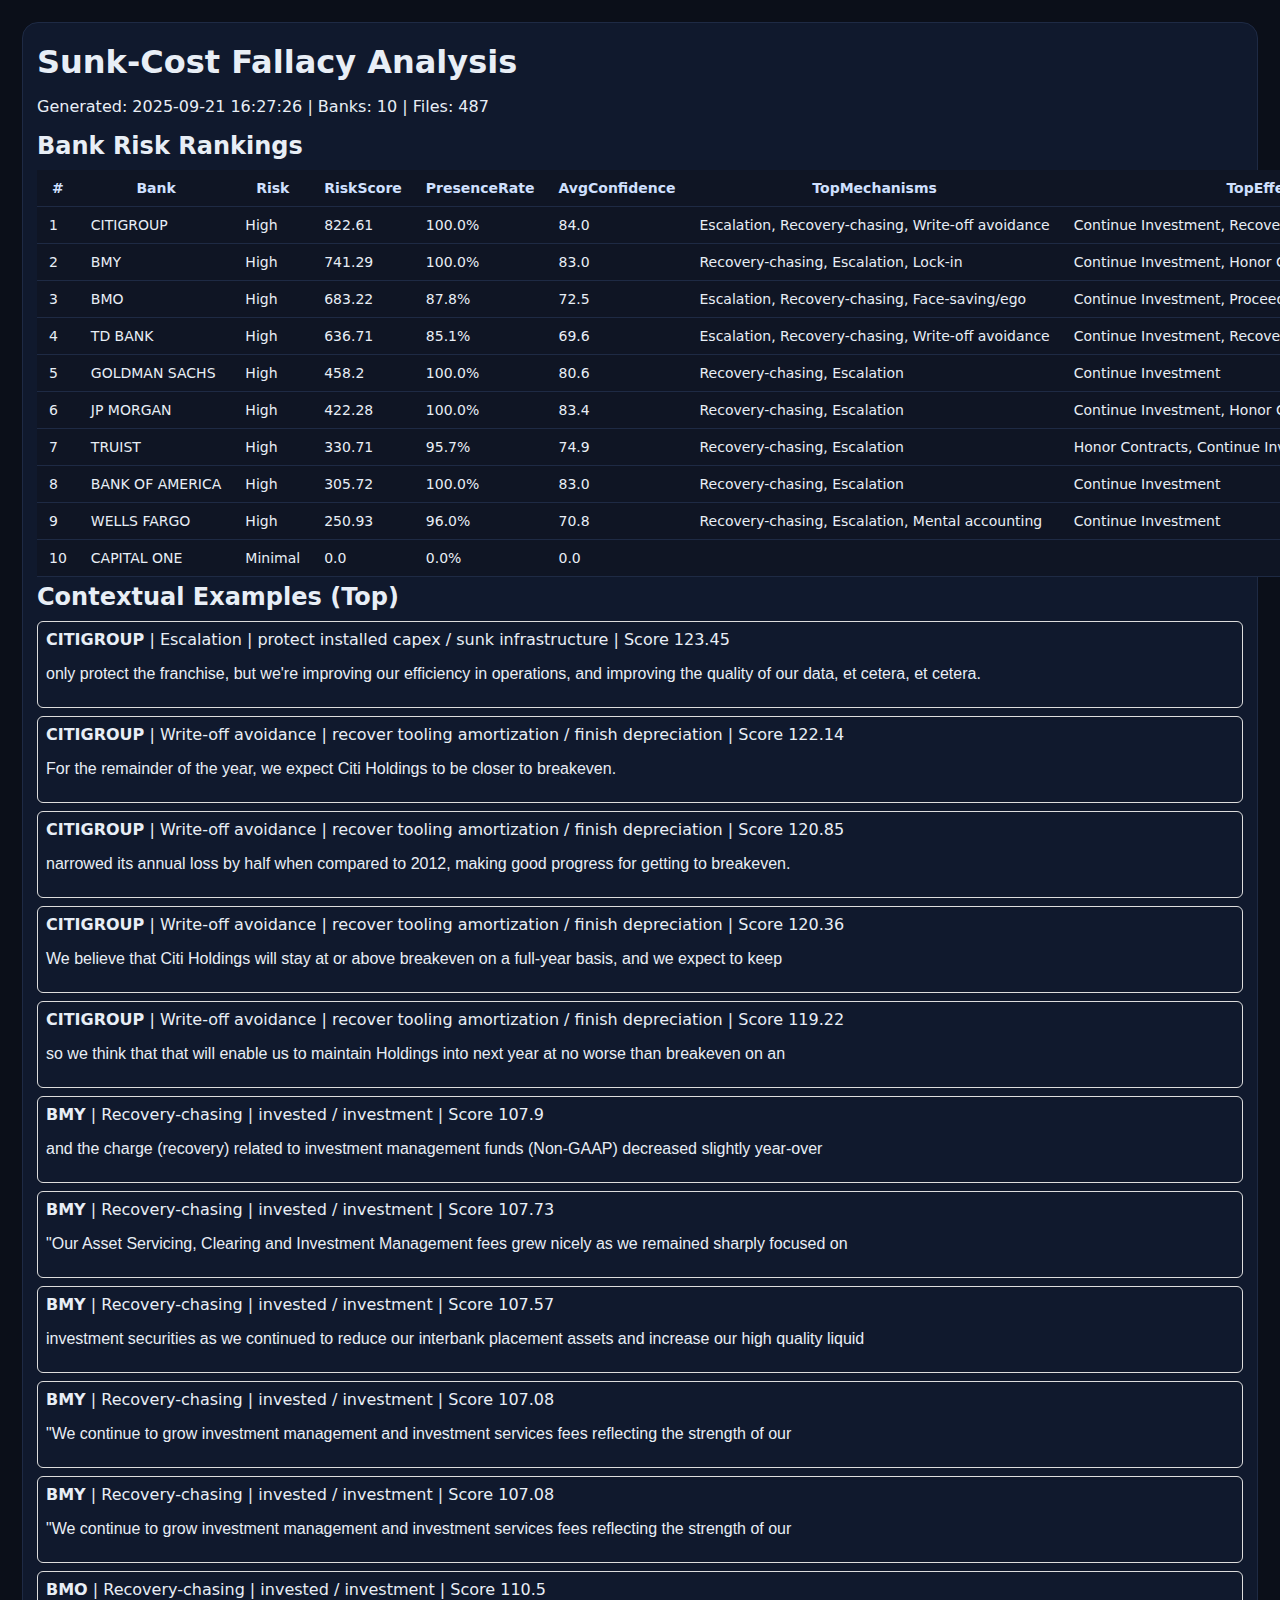
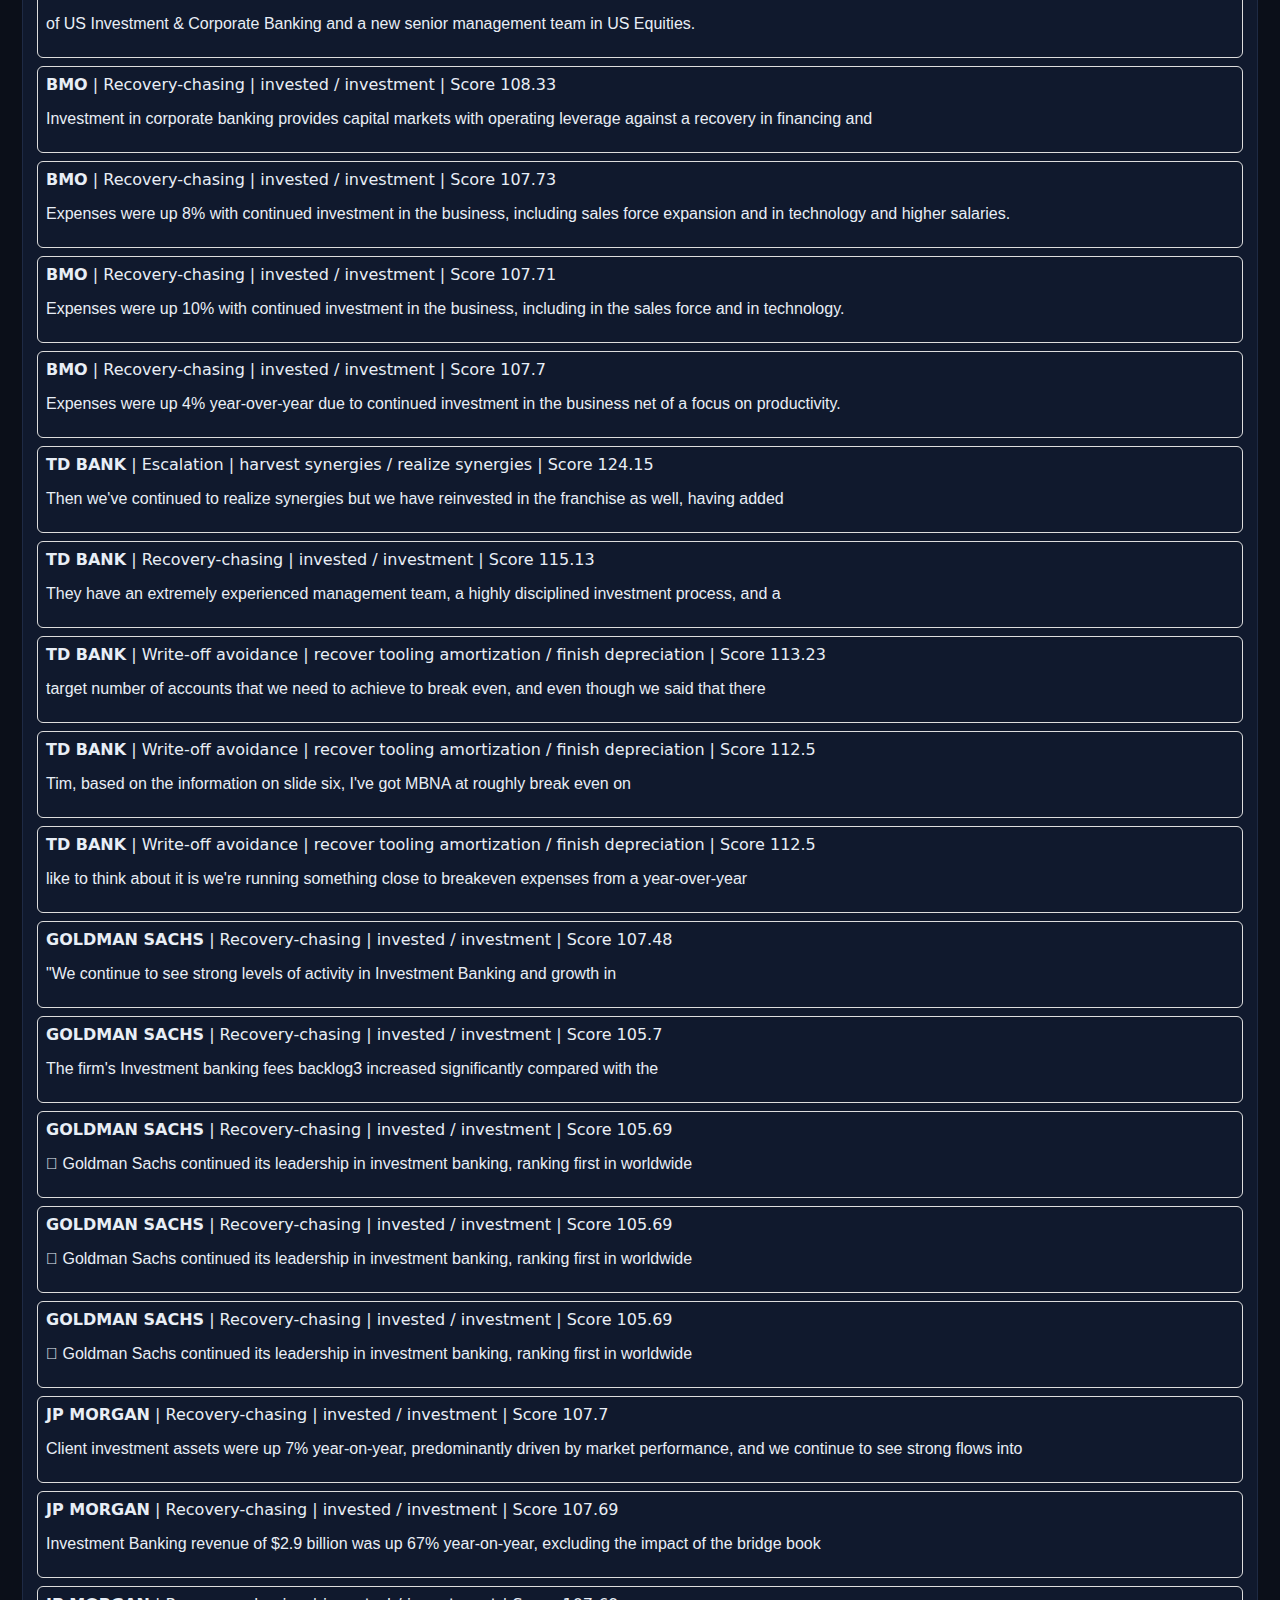
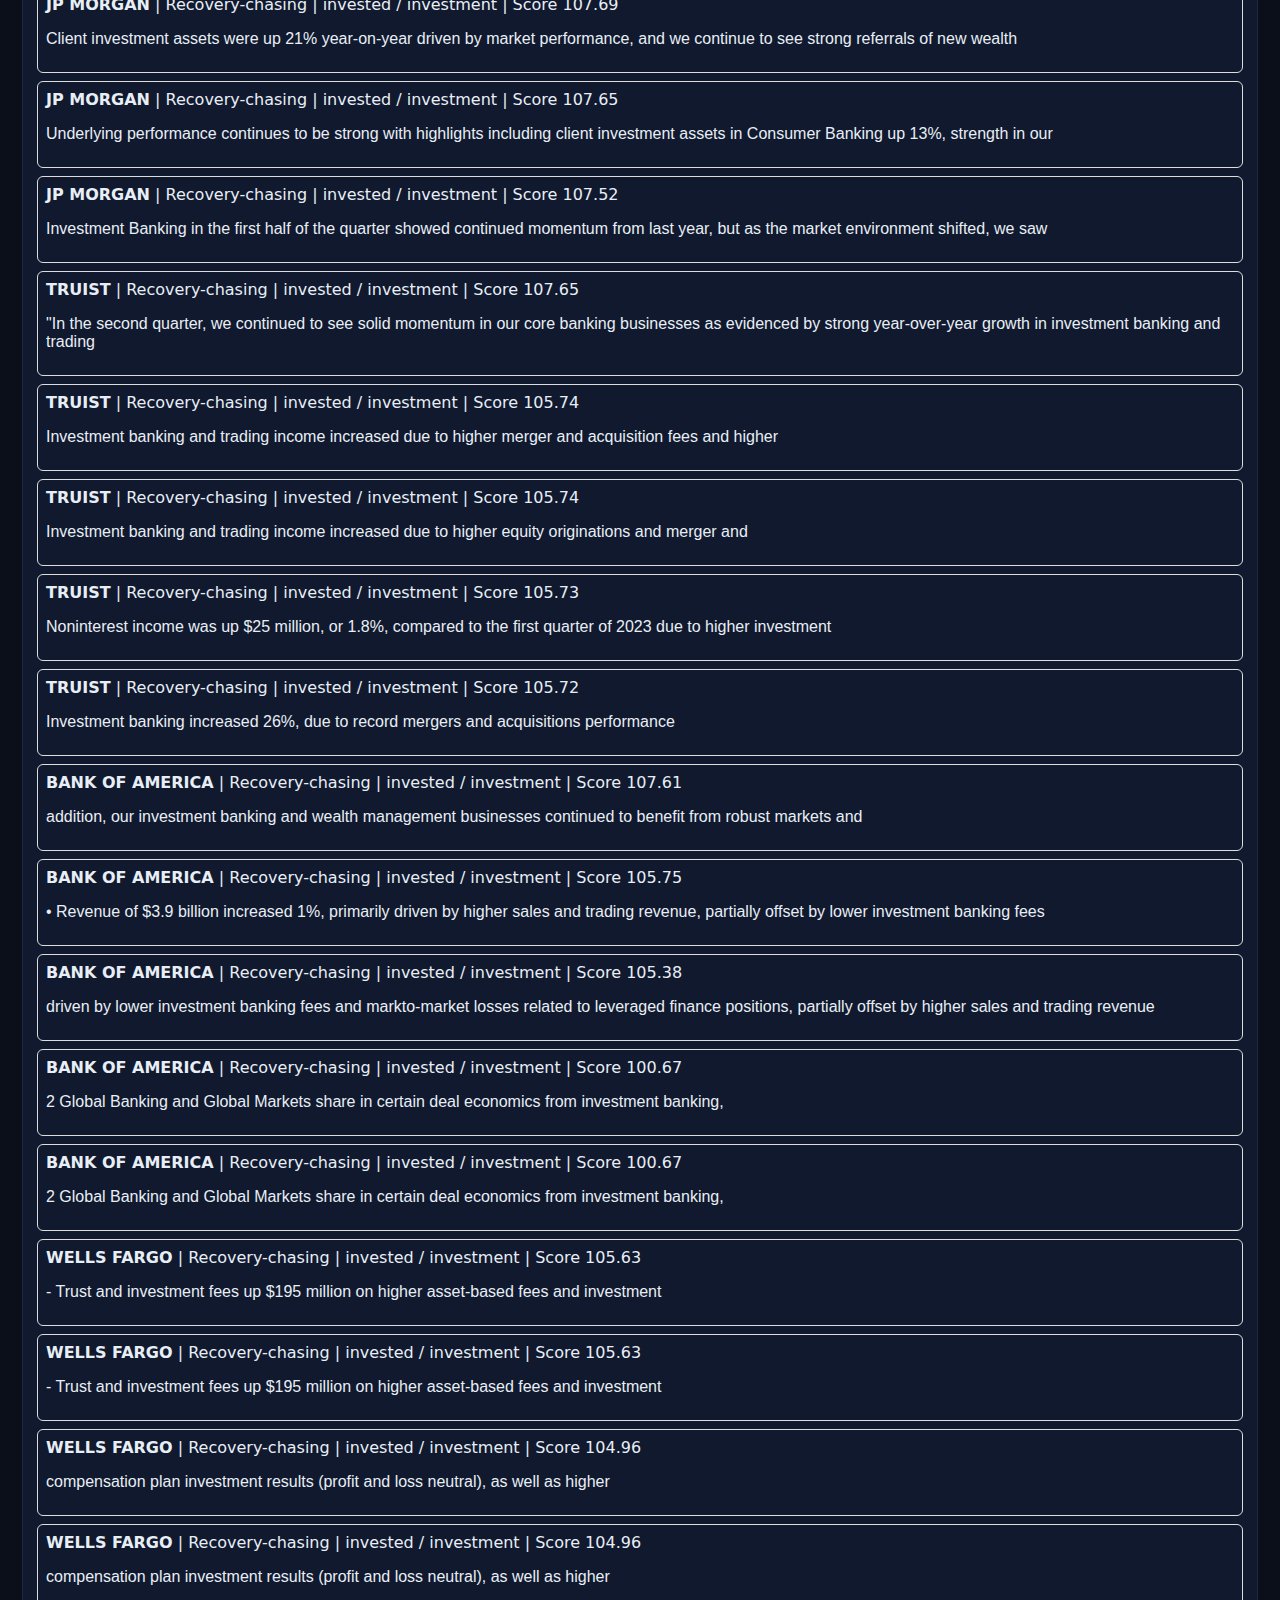
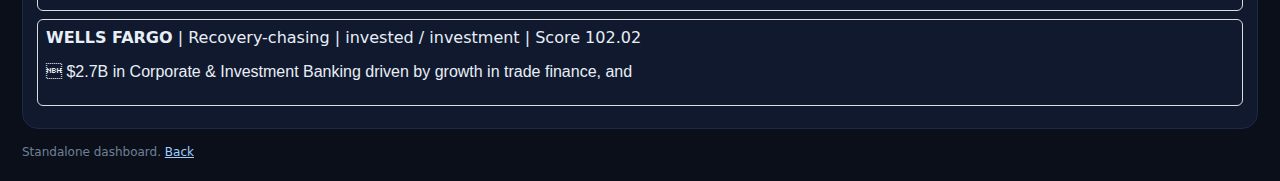
<file: dashboard.html>
<!DOCTYPE html>
<html lang="en"><head>
  <meta charset="utf-8"/><meta name="viewport" content="width=device-width, initial-scale=1"/>
  <title>Sunk-Cost Dashboard</title><link rel="stylesheet" href="./assets/styles.css"/>
  <script src="https://cdn.plot.ly/plotly-3.1.0.min.js" crossorigin="anonymous"></script>
</head><body>
  <main style="padding:22px">
    <div class="card">
<h1>Sunk-Cost Fallacy Analysis</h1>
    <p>Generated: 2025-09-21 16:27:26 | Banks: 10 | Files: 487</p>
    <h2>Bank Risk Rankings</h2>
    <div>                        <script type="text/javascript">window.PlotlyConfig = {MathJaxConfig: 'local'};</script>
        <script charset="utf-8" src="https://cdn.plot.ly/plotly-3.1.0.min.js" integrity="sha256-Ei4740bWZhaUTQuD6q9yQlgVCMPBz6CZWhevDYPv93A=" crossorigin="anonymous"></script>                <div id="da76ea9d-4913-4e0c-9c96-84cd71c975b6" class="plotly-graph-div" style="height:100%; width:100%;"></div>            <script type="text/javascript">                window.PLOTLYENV=window.PLOTLYENV || {};                                if (document.getElementById("da76ea9d-4913-4e0c-9c96-84cd71c975b6")) {                    Plotly.newPlot(                        "da76ea9d-4913-4e0c-9c96-84cd71c975b6",                        [{"hovertemplate":"\u003cb\u003e%{x}\u003c\u002fb\u003e\u003cbr\u003eRiskScore=%{y}\u003cbr\u003e%{text}\u003cextra\u003e\u003c\u002fextra\u003e","text":["Presence 100.0%\u003cbr\u003eConf 84.0","Presence 100.0%\u003cbr\u003eConf 83.0","Presence 87.8%\u003cbr\u003eConf 72.5","Presence 85.1%\u003cbr\u003eConf 69.6","Presence 100.0%\u003cbr\u003eConf 80.6","Presence 100.0%\u003cbr\u003eConf 83.4","Presence 95.7%\u003cbr\u003eConf 74.9","Presence 100.0%\u003cbr\u003eConf 83.0","Presence 96.0%\u003cbr\u003eConf 70.8","Presence 0.0%\u003cbr\u003eConf 0.0"],"x":["CITIGROUP","BMY","BMO","TD BANK","GOLDMAN SACHS","JP MORGAN","TRUIST","BANK OF AMERICA","WELLS FARGO","CAPITAL ONE"],"y":{"dtype":"f8","bdata":"exSuR+G0iUC4HoXrUSqHQPYoXI\u002fCWYVASOF6FK7lg0AzMzMzM6N8QBSuR+F6ZHpAj8L1KFyrdEDsUbgehRtzQPYoXI\u002fCXW9AAAAAAAAAAAA="},"type":"bar"}],                        {"template":{"data":{"barpolar":[{"marker":{"line":{"color":"white","width":0.5},"pattern":{"fillmode":"overlay","size":10,"solidity":0.2}},"type":"barpolar"}],"bar":[{"error_x":{"color":"#2a3f5f"},"error_y":{"color":"#2a3f5f"},"marker":{"line":{"color":"white","width":0.5},"pattern":{"fillmode":"overlay","size":10,"solidity":0.2}},"type":"bar"}],"carpet":[{"aaxis":{"endlinecolor":"#2a3f5f","gridcolor":"#C8D4E3","linecolor":"#C8D4E3","minorgridcolor":"#C8D4E3","startlinecolor":"#2a3f5f"},"baxis":{"endlinecolor":"#2a3f5f","gridcolor":"#C8D4E3","linecolor":"#C8D4E3","minorgridcolor":"#C8D4E3","startlinecolor":"#2a3f5f"},"type":"carpet"}],"choropleth":[{"colorbar":{"outlinewidth":0,"ticks":""},"type":"choropleth"}],"contourcarpet":[{"colorbar":{"outlinewidth":0,"ticks":""},"type":"contourcarpet"}],"contour":[{"colorbar":{"outlinewidth":0,"ticks":""},"colorscale":[[0.0,"#0d0887"],[0.1111111111111111,"#46039f"],[0.2222222222222222,"#7201a8"],[0.3333333333333333,"#9c179e"],[0.4444444444444444,"#bd3786"],[0.5555555555555556,"#d8576b"],[0.6666666666666666,"#ed7953"],[0.7777777777777778,"#fb9f3a"],[0.8888888888888888,"#fdca26"],[1.0,"#f0f921"]],"type":"contour"}],"heatmap":[{"colorbar":{"outlinewidth":0,"ticks":""},"colorscale":[[0.0,"#0d0887"],[0.1111111111111111,"#46039f"],[0.2222222222222222,"#7201a8"],[0.3333333333333333,"#9c179e"],[0.4444444444444444,"#bd3786"],[0.5555555555555556,"#d8576b"],[0.6666666666666666,"#ed7953"],[0.7777777777777778,"#fb9f3a"],[0.8888888888888888,"#fdca26"],[1.0,"#f0f921"]],"type":"heatmap"}],"histogram2dcontour":[{"colorbar":{"outlinewidth":0,"ticks":""},"colorscale":[[0.0,"#0d0887"],[0.1111111111111111,"#46039f"],[0.2222222222222222,"#7201a8"],[0.3333333333333333,"#9c179e"],[0.4444444444444444,"#bd3786"],[0.5555555555555556,"#d8576b"],[0.6666666666666666,"#ed7953"],[0.7777777777777778,"#fb9f3a"],[0.8888888888888888,"#fdca26"],[1.0,"#f0f921"]],"type":"histogram2dcontour"}],"histogram2d":[{"colorbar":{"outlinewidth":0,"ticks":""},"colorscale":[[0.0,"#0d0887"],[0.1111111111111111,"#46039f"],[0.2222222222222222,"#7201a8"],[0.3333333333333333,"#9c179e"],[0.4444444444444444,"#bd3786"],[0.5555555555555556,"#d8576b"],[0.6666666666666666,"#ed7953"],[0.7777777777777778,"#fb9f3a"],[0.8888888888888888,"#fdca26"],[1.0,"#f0f921"]],"type":"histogram2d"}],"histogram":[{"marker":{"pattern":{"fillmode":"overlay","size":10,"solidity":0.2}},"type":"histogram"}],"mesh3d":[{"colorbar":{"outlinewidth":0,"ticks":""},"type":"mesh3d"}],"parcoords":[{"line":{"colorbar":{"outlinewidth":0,"ticks":""}},"type":"parcoords"}],"pie":[{"automargin":true,"type":"pie"}],"scatter3d":[{"line":{"colorbar":{"outlinewidth":0,"ticks":""}},"marker":{"colorbar":{"outlinewidth":0,"ticks":""}},"type":"scatter3d"}],"scattercarpet":[{"marker":{"colorbar":{"outlinewidth":0,"ticks":""}},"type":"scattercarpet"}],"scattergeo":[{"marker":{"colorbar":{"outlinewidth":0,"ticks":""}},"type":"scattergeo"}],"scattergl":[{"marker":{"colorbar":{"outlinewidth":0,"ticks":""}},"type":"scattergl"}],"scattermapbox":[{"marker":{"colorbar":{"outlinewidth":0,"ticks":""}},"type":"scattermapbox"}],"scattermap":[{"marker":{"colorbar":{"outlinewidth":0,"ticks":""}},"type":"scattermap"}],"scatterpolargl":[{"marker":{"colorbar":{"outlinewidth":0,"ticks":""}},"type":"scatterpolargl"}],"scatterpolar":[{"marker":{"colorbar":{"outlinewidth":0,"ticks":""}},"type":"scatterpolar"}],"scatter":[{"fillpattern":{"fillmode":"overlay","size":10,"solidity":0.2},"type":"scatter"}],"scatterternary":[{"marker":{"colorbar":{"outlinewidth":0,"ticks":""}},"type":"scatterternary"}],"surface":[{"colorbar":{"outlinewidth":0,"ticks":""},"colorscale":[[0.0,"#0d0887"],[0.1111111111111111,"#46039f"],[0.2222222222222222,"#7201a8"],[0.3333333333333333,"#9c179e"],[0.4444444444444444,"#bd3786"],[0.5555555555555556,"#d8576b"],[0.6666666666666666,"#ed7953"],[0.7777777777777778,"#fb9f3a"],[0.8888888888888888,"#fdca26"],[1.0,"#f0f921"]],"type":"surface"}],"table":[{"cells":{"fill":{"color":"#EBF0F8"},"line":{"color":"white"}},"header":{"fill":{"color":"#C8D4E3"},"line":{"color":"white"}},"type":"table"}]},"layout":{"annotationdefaults":{"arrowcolor":"#2a3f5f","arrowhead":0,"arrowwidth":1},"autotypenumbers":"strict","coloraxis":{"colorbar":{"outlinewidth":0,"ticks":""}},"colorscale":{"diverging":[[0,"#8e0152"],[0.1,"#c51b7d"],[0.2,"#de77ae"],[0.3,"#f1b6da"],[0.4,"#fde0ef"],[0.5,"#f7f7f7"],[0.6,"#e6f5d0"],[0.7,"#b8e186"],[0.8,"#7fbc41"],[0.9,"#4d9221"],[1,"#276419"]],"sequential":[[0.0,"#0d0887"],[0.1111111111111111,"#46039f"],[0.2222222222222222,"#7201a8"],[0.3333333333333333,"#9c179e"],[0.4444444444444444,"#bd3786"],[0.5555555555555556,"#d8576b"],[0.6666666666666666,"#ed7953"],[0.7777777777777778,"#fb9f3a"],[0.8888888888888888,"#fdca26"],[1.0,"#f0f921"]],"sequentialminus":[[0.0,"#0d0887"],[0.1111111111111111,"#46039f"],[0.2222222222222222,"#7201a8"],[0.3333333333333333,"#9c179e"],[0.4444444444444444,"#bd3786"],[0.5555555555555556,"#d8576b"],[0.6666666666666666,"#ed7953"],[0.7777777777777778,"#fb9f3a"],[0.8888888888888888,"#fdca26"],[1.0,"#f0f921"]]},"colorway":["#636efa","#EF553B","#00cc96","#ab63fa","#FFA15A","#19d3f3","#FF6692","#B6E880","#FF97FF","#FECB52"],"font":{"color":"#2a3f5f"},"geo":{"bgcolor":"white","lakecolor":"white","landcolor":"white","showlakes":true,"showland":true,"subunitcolor":"#C8D4E3"},"hoverlabel":{"align":"left"},"hovermode":"closest","mapbox":{"style":"light"},"paper_bgcolor":"white","plot_bgcolor":"white","polar":{"angularaxis":{"gridcolor":"#EBF0F8","linecolor":"#EBF0F8","ticks":""},"bgcolor":"white","radialaxis":{"gridcolor":"#EBF0F8","linecolor":"#EBF0F8","ticks":""}},"scene":{"xaxis":{"backgroundcolor":"white","gridcolor":"#DFE8F3","gridwidth":2,"linecolor":"#EBF0F8","showbackground":true,"ticks":"","zerolinecolor":"#EBF0F8"},"yaxis":{"backgroundcolor":"white","gridcolor":"#DFE8F3","gridwidth":2,"linecolor":"#EBF0F8","showbackground":true,"ticks":"","zerolinecolor":"#EBF0F8"},"zaxis":{"backgroundcolor":"white","gridcolor":"#DFE8F3","gridwidth":2,"linecolor":"#EBF0F8","showbackground":true,"ticks":"","zerolinecolor":"#EBF0F8"}},"shapedefaults":{"line":{"color":"#2a3f5f"}},"ternary":{"aaxis":{"gridcolor":"#DFE8F3","linecolor":"#A2B1C6","ticks":""},"baxis":{"gridcolor":"#DFE8F3","linecolor":"#A2B1C6","ticks":""},"bgcolor":"white","caxis":{"gridcolor":"#DFE8F3","linecolor":"#A2B1C6","ticks":""}},"title":{"x":0.05},"xaxis":{"automargin":true,"gridcolor":"#EBF0F8","linecolor":"#EBF0F8","ticks":"","title":{"standoff":15},"zerolinecolor":"#EBF0F8","zerolinewidth":2},"yaxis":{"automargin":true,"gridcolor":"#EBF0F8","linecolor":"#EBF0F8","ticks":"","title":{"standoff":15},"zerolinecolor":"#EBF0F8","zerolinewidth":2}}},"title":{"text":"Sunk-Cost Risk by Bank"},"xaxis":{"title":{"text":"Bank"}},"yaxis":{"title":{"text":"Risk Score"}}},                        {"responsive": true}                    )                };            </script>        </div>
    <table><tr><th>#</th><th>Bank</th><th>Risk</th><th>RiskScore</th><th>PresenceRate</th><th>AvgConfidence</th><th>TopMechanisms</th><th>TopEffects</th></tr>
    <tr><td>1</td><td>CITIGROUP</td><td>High</td><td>822.61</td><td>100.0%</td><td>84.0</td><td>Escalation, Recovery-chasing, Write-off avoidance</td><td>Continue Investment, Recover Losses, Increase Spend</td></tr><tr><td>2</td><td>BMY</td><td>High</td><td>741.29</td><td>100.0%</td><td>83.0</td><td>Recovery-chasing, Escalation, Lock-in</td><td>Continue Investment, Honor Contracts</td></tr><tr><td>3</td><td>BMO</td><td>High</td><td>683.22</td><td>87.8%</td><td>72.5</td><td>Escalation, Recovery-chasing, Face-saving/ego</td><td>Continue Investment, Proceed to Next Phase</td></tr><tr><td>4</td><td>TD BANK</td><td>High</td><td>636.71</td><td>85.1%</td><td>69.6</td><td>Escalation, Recovery-chasing, Write-off avoidance</td><td>Continue Investment, Recover Losses</td></tr><tr><td>5</td><td>GOLDMAN SACHS</td><td>High</td><td>458.2</td><td>100.0%</td><td>80.6</td><td>Recovery-chasing, Escalation</td><td>Continue Investment</td></tr><tr><td>6</td><td>JP MORGAN</td><td>High</td><td>422.28</td><td>100.0%</td><td>83.4</td><td>Recovery-chasing, Escalation</td><td>Continue Investment, Honor Contracts, Recover Losses</td></tr><tr><td>7</td><td>TRUIST</td><td>High</td><td>330.71</td><td>95.7%</td><td>74.9</td><td>Recovery-chasing, Escalation</td><td>Honor Contracts, Continue Investment</td></tr><tr><td>8</td><td>BANK OF AMERICA</td><td>High</td><td>305.72</td><td>100.0%</td><td>83.0</td><td>Recovery-chasing, Escalation</td><td>Continue Investment</td></tr><tr><td>9</td><td>WELLS FARGO</td><td>High</td><td>250.93</td><td>96.0%</td><td>70.8</td><td>Recovery-chasing, Escalation, Mental accounting</td><td>Continue Investment</td></tr><tr><td>10</td><td>CAPITAL ONE</td><td>Minimal</td><td>0.0</td><td>0.0%</td><td>0.0</td><td></td><td></td></tr>
    </table>
    <h2>Contextual Examples (Top)</h2>
    <div style='border:1px solid #ddd;padding:8px;margin:8px 0;border-radius:6px'><b>CITIGROUP</b> | Escalation | protect installed capex / sunk infrastructure | Score 123.45<br><pre style='white-space:pre-wrap;font-family:Calibri,Arial'>only protect the franchise, but we're improving our efficiency in operations, and improving the quality of our data, et cetera, et cetera.</pre></div><div style='border:1px solid #ddd;padding:8px;margin:8px 0;border-radius:6px'><b>CITIGROUP</b> | Write-off avoidance | recover tooling amortization / finish depreciation | Score 122.14<br><pre style='white-space:pre-wrap;font-family:Calibri,Arial'>For the remainder of the year, we expect Citi Holdings to be closer to breakeven.</pre></div><div style='border:1px solid #ddd;padding:8px;margin:8px 0;border-radius:6px'><b>CITIGROUP</b> | Write-off avoidance | recover tooling amortization / finish depreciation | Score 120.85<br><pre style='white-space:pre-wrap;font-family:Calibri,Arial'>narrowed its annual loss by half when compared to 2012, making good progress for getting to breakeven.</pre></div><div style='border:1px solid #ddd;padding:8px;margin:8px 0;border-radius:6px'><b>CITIGROUP</b> | Write-off avoidance | recover tooling amortization / finish depreciation | Score 120.36<br><pre style='white-space:pre-wrap;font-family:Calibri,Arial'>We believe that Citi Holdings will stay at or above breakeven on a full-year basis, and we expect to keep</pre></div><div style='border:1px solid #ddd;padding:8px;margin:8px 0;border-radius:6px'><b>CITIGROUP</b> | Write-off avoidance | recover tooling amortization / finish depreciation | Score 119.22<br><pre style='white-space:pre-wrap;font-family:Calibri,Arial'>so we think that that will enable us to maintain Holdings into next year at no worse than breakeven on an</pre></div><div style='border:1px solid #ddd;padding:8px;margin:8px 0;border-radius:6px'><b>BMY</b> | Recovery-chasing | invested / investment | Score 107.9<br><pre style='white-space:pre-wrap;font-family:Calibri,Arial'>and the charge (recovery) related to investment management funds (Non-GAAP) decreased slightly year-over­</pre></div><div style='border:1px solid #ddd;padding:8px;margin:8px 0;border-radius:6px'><b>BMY</b> | Recovery-chasing | invested / investment | Score 107.73<br><pre style='white-space:pre-wrap;font-family:Calibri,Arial'>"Our Asset Servicing, Clearing and Investment Management fees grew nicely as we remained sharply focused on</pre></div><div style='border:1px solid #ddd;padding:8px;margin:8px 0;border-radius:6px'><b>BMY</b> | Recovery-chasing | invested / investment | Score 107.57<br><pre style='white-space:pre-wrap;font-family:Calibri,Arial'>investment securities as we continued to reduce our interbank placement assets and increase our high quality liquid</pre></div><div style='border:1px solid #ddd;padding:8px;margin:8px 0;border-radius:6px'><b>BMY</b> | Recovery-chasing | invested / investment | Score 107.08<br><pre style='white-space:pre-wrap;font-family:Calibri,Arial'>"We continue to grow investment management and investment services fees reflecting the strength of our</pre></div><div style='border:1px solid #ddd;padding:8px;margin:8px 0;border-radius:6px'><b>BMY</b> | Recovery-chasing | invested / investment | Score 107.08<br><pre style='white-space:pre-wrap;font-family:Calibri,Arial'>"We continue to grow investment management and investment services fees reflecting the strength of our</pre></div><div style='border:1px solid #ddd;padding:8px;margin:8px 0;border-radius:6px'><b>BMO</b> | Recovery-chasing | invested / investment | Score 110.5<br><pre style='white-space:pre-wrap;font-family:Calibri,Arial'>of US Investment & Corporate Banking and a new senior management team in US Equities.</pre></div><div style='border:1px solid #ddd;padding:8px;margin:8px 0;border-radius:6px'><b>BMO</b> | Recovery-chasing | invested / investment | Score 108.33<br><pre style='white-space:pre-wrap;font-family:Calibri,Arial'>Investment in corporate banking provides capital markets with operating leverage against a recovery in financing and</pre></div><div style='border:1px solid #ddd;padding:8px;margin:8px 0;border-radius:6px'><b>BMO</b> | Recovery-chasing | invested / investment | Score 107.73<br><pre style='white-space:pre-wrap;font-family:Calibri,Arial'>Expenses were up 8% with continued investment in the business, including sales force expansion and in technology and higher salaries.</pre></div><div style='border:1px solid #ddd;padding:8px;margin:8px 0;border-radius:6px'><b>BMO</b> | Recovery-chasing | invested / investment | Score 107.71<br><pre style='white-space:pre-wrap;font-family:Calibri,Arial'>Expenses were up 10% with continued investment in the business, including in the sales force and in technology.</pre></div><div style='border:1px solid #ddd;padding:8px;margin:8px 0;border-radius:6px'><b>BMO</b> | Recovery-chasing | invested / investment | Score 107.7<br><pre style='white-space:pre-wrap;font-family:Calibri,Arial'>Expenses were up 4% year-over-year due to continued investment in the business net of a focus on productivity.</pre></div><div style='border:1px solid #ddd;padding:8px;margin:8px 0;border-radius:6px'><b>TD BANK</b> | Escalation | harvest synergies / realize synergies | Score 124.15<br><pre style='white-space:pre-wrap;font-family:Calibri,Arial'>Then we've continued to realize synergies but we have reinvested in the franchise as well, having added</pre></div><div style='border:1px solid #ddd;padding:8px;margin:8px 0;border-radius:6px'><b>TD BANK</b> | Recovery-chasing | invested / investment | Score 115.13<br><pre style='white-space:pre-wrap;font-family:Calibri,Arial'>They have an extremely experienced management team, a highly disciplined investment process, and a</pre></div><div style='border:1px solid #ddd;padding:8px;margin:8px 0;border-radius:6px'><b>TD BANK</b> | Write-off avoidance | recover tooling amortization / finish depreciation | Score 113.23<br><pre style='white-space:pre-wrap;font-family:Calibri,Arial'>target number of accounts that we need to achieve to break even, and even though we said that there</pre></div><div style='border:1px solid #ddd;padding:8px;margin:8px 0;border-radius:6px'><b>TD BANK</b> | Write-off avoidance | recover tooling amortization / finish depreciation | Score 112.5<br><pre style='white-space:pre-wrap;font-family:Calibri,Arial'>Tim, based on the information on slide six, I've got MBNA at roughly break even on</pre></div><div style='border:1px solid #ddd;padding:8px;margin:8px 0;border-radius:6px'><b>TD BANK</b> | Write-off avoidance | recover tooling amortization / finish depreciation | Score 112.5<br><pre style='white-space:pre-wrap;font-family:Calibri,Arial'>like to think about it is we're running something close to breakeven expenses from a year-over-year</pre></div><div style='border:1px solid #ddd;padding:8px;margin:8px 0;border-radius:6px'><b>GOLDMAN SACHS</b> | Recovery-chasing | invested / investment | Score 107.48<br><pre style='white-space:pre-wrap;font-family:Calibri,Arial'>"We continue to see strong levels of activity in Investment Banking and growth in</pre></div><div style='border:1px solid #ddd;padding:8px;margin:8px 0;border-radius:6px'><b>GOLDMAN SACHS</b> | Recovery-chasing | invested / investment | Score 105.7<br><pre style='white-space:pre-wrap;font-family:Calibri,Arial'>The firm's Investment banking fees backlog3 increased significantly compared with the</pre></div><div style='border:1px solid #ddd;padding:8px;margin:8px 0;border-radius:6px'><b>GOLDMAN SACHS</b> | Recovery-chasing | invested / investment | Score 105.69<br><pre style='white-space:pre-wrap;font-family:Calibri,Arial'> Goldman Sachs continued its leadership in investment banking, ranking first in worldwide</pre></div><div style='border:1px solid #ddd;padding:8px;margin:8px 0;border-radius:6px'><b>GOLDMAN SACHS</b> | Recovery-chasing | invested / investment | Score 105.69<br><pre style='white-space:pre-wrap;font-family:Calibri,Arial'> Goldman Sachs continued its leadership in investment banking, ranking first in worldwide</pre></div><div style='border:1px solid #ddd;padding:8px;margin:8px 0;border-radius:6px'><b>GOLDMAN SACHS</b> | Recovery-chasing | invested / investment | Score 105.69<br><pre style='white-space:pre-wrap;font-family:Calibri,Arial'> Goldman Sachs continued its leadership in investment banking, ranking first in worldwide</pre></div><div style='border:1px solid #ddd;padding:8px;margin:8px 0;border-radius:6px'><b>JP MORGAN</b> | Recovery-chasing | invested / investment | Score 107.7<br><pre style='white-space:pre-wrap;font-family:Calibri,Arial'>Client investment assets were up 7% year-on-year, predominantly driven by market performance, and we continue to see strong flows into</pre></div><div style='border:1px solid #ddd;padding:8px;margin:8px 0;border-radius:6px'><b>JP MORGAN</b> | Recovery-chasing | invested / investment | Score 107.69<br><pre style='white-space:pre-wrap;font-family:Calibri,Arial'>Investment Banking revenue of $2.9 billion was up 67% year-on-year, excluding the impact of the bridge book</pre></div><div style='border:1px solid #ddd;padding:8px;margin:8px 0;border-radius:6px'><b>JP MORGAN</b> | Recovery-chasing | invested / investment | Score 107.69<br><pre style='white-space:pre-wrap;font-family:Calibri,Arial'>Client investment assets were up 21% year-on-year driven by market performance, and we continue to see strong referrals of new wealth</pre></div><div style='border:1px solid #ddd;padding:8px;margin:8px 0;border-radius:6px'><b>JP MORGAN</b> | Recovery-chasing | invested / investment | Score 107.65<br><pre style='white-space:pre-wrap;font-family:Calibri,Arial'>Underlying performance continues to be strong with highlights including client investment assets in Consumer Banking up 13%, strength in our</pre></div><div style='border:1px solid #ddd;padding:8px;margin:8px 0;border-radius:6px'><b>JP MORGAN</b> | Recovery-chasing | invested / investment | Score 107.52<br><pre style='white-space:pre-wrap;font-family:Calibri,Arial'>Investment Banking in the first half of the quarter showed continued momentum from last year, but as the market environment shifted, we saw</pre></div><div style='border:1px solid #ddd;padding:8px;margin:8px 0;border-radius:6px'><b>TRUIST</b> | Recovery-chasing | invested / investment | Score 107.65<br><pre style='white-space:pre-wrap;font-family:Calibri,Arial'>"In the second quarter, we continued to see solid momentum in our core banking businesses as evidenced by strong year-over-year growth in investment banking and trading</pre></div><div style='border:1px solid #ddd;padding:8px;margin:8px 0;border-radius:6px'><b>TRUIST</b> | Recovery-chasing | invested / investment | Score 105.74<br><pre style='white-space:pre-wrap;font-family:Calibri,Arial'>Investment banking and trading income increased due to higher merger and acquisition fees and higher</pre></div><div style='border:1px solid #ddd;padding:8px;margin:8px 0;border-radius:6px'><b>TRUIST</b> | Recovery-chasing | invested / investment | Score 105.74<br><pre style='white-space:pre-wrap;font-family:Calibri,Arial'>Investment banking and trading income increased due to higher equity originations and merger and</pre></div><div style='border:1px solid #ddd;padding:8px;margin:8px 0;border-radius:6px'><b>TRUIST</b> | Recovery-chasing | invested / investment | Score 105.73<br><pre style='white-space:pre-wrap;font-family:Calibri,Arial'>Noninterest income was up $25 million, or 1.8%, compared to the first quarter of 2023 due to higher investment</pre></div><div style='border:1px solid #ddd;padding:8px;margin:8px 0;border-radius:6px'><b>TRUIST</b> | Recovery-chasing | invested / investment | Score 105.72<br><pre style='white-space:pre-wrap;font-family:Calibri,Arial'>Investment banking increased 26%, due to record mergers and acquisitions performance</pre></div><div style='border:1px solid #ddd;padding:8px;margin:8px 0;border-radius:6px'><b>BANK OF AMERICA</b> | Recovery-chasing | invested / investment | Score 107.61<br><pre style='white-space:pre-wrap;font-family:Calibri,Arial'>addition, our investment banking and wealth management businesses continued to benefit from robust markets and</pre></div><div style='border:1px solid #ddd;padding:8px;margin:8px 0;border-radius:6px'><b>BANK OF AMERICA</b> | Recovery-chasing | invested / investment | Score 105.75<br><pre style='white-space:pre-wrap;font-family:Calibri,Arial'>• Revenue of $3.9 billion increased 1%, primarily driven by higher sales and trading revenue, partially offset by lower investment banking fees</pre></div><div style='border:1px solid #ddd;padding:8px;margin:8px 0;border-radius:6px'><b>BANK OF AMERICA</b> | Recovery-chasing | invested / investment | Score 105.38<br><pre style='white-space:pre-wrap;font-family:Calibri,Arial'>driven by lower investment banking fees and markto-market losses related to leveraged finance positions, partially offset by higher sales and trading revenue</pre></div><div style='border:1px solid #ddd;padding:8px;margin:8px 0;border-radius:6px'><b>BANK OF AMERICA</b> | Recovery-chasing | invested / investment | Score 100.67<br><pre style='white-space:pre-wrap;font-family:Calibri,Arial'>2 Global Banking and Global Markets share in certain deal economics from investment banking,</pre></div><div style='border:1px solid #ddd;padding:8px;margin:8px 0;border-radius:6px'><b>BANK OF AMERICA</b> | Recovery-chasing | invested / investment | Score 100.67<br><pre style='white-space:pre-wrap;font-family:Calibri,Arial'>2 Global Banking and Global Markets share in certain deal economics from investment banking,</pre></div><div style='border:1px solid #ddd;padding:8px;margin:8px 0;border-radius:6px'><b>WELLS FARGO</b> | Recovery-chasing | invested / investment | Score 105.63<br><pre style='white-space:pre-wrap;font-family:Calibri,Arial'>- Trust and investment fees up $195 million on higher asset-based fees and investment</pre></div><div style='border:1px solid #ddd;padding:8px;margin:8px 0;border-radius:6px'><b>WELLS FARGO</b> | Recovery-chasing | invested / investment | Score 105.63<br><pre style='white-space:pre-wrap;font-family:Calibri,Arial'>- Trust and investment fees up $195 million on higher asset-based fees and investment</pre></div><div style='border:1px solid #ddd;padding:8px;margin:8px 0;border-radius:6px'><b>WELLS FARGO</b> | Recovery-chasing | invested / investment | Score 104.96<br><pre style='white-space:pre-wrap;font-family:Calibri,Arial'>compensation plan investment results (profit and loss neutral), as well as higher</pre></div><div style='border:1px solid #ddd;padding:8px;margin:8px 0;border-radius:6px'><b>WELLS FARGO</b> | Recovery-chasing | invested / investment | Score 104.96<br><pre style='white-space:pre-wrap;font-family:Calibri,Arial'>compensation plan investment results (profit and loss neutral), as well as higher</pre></div><div style='border:1px solid #ddd;padding:8px;margin:8px 0;border-radius:6px'><b>WELLS FARGO</b> | Recovery-chasing | invested / investment | Score 102.02<br><pre style='white-space:pre-wrap;font-family:Calibri,Arial'> $2.7B in Corporate & Investment Banking driven by growth in trade finance, and</pre></div>
    </div>
    <div class="footer">Standalone dashboard. <a href="./index.html">Back</a></div>
  </main>
</body></html>
</file>
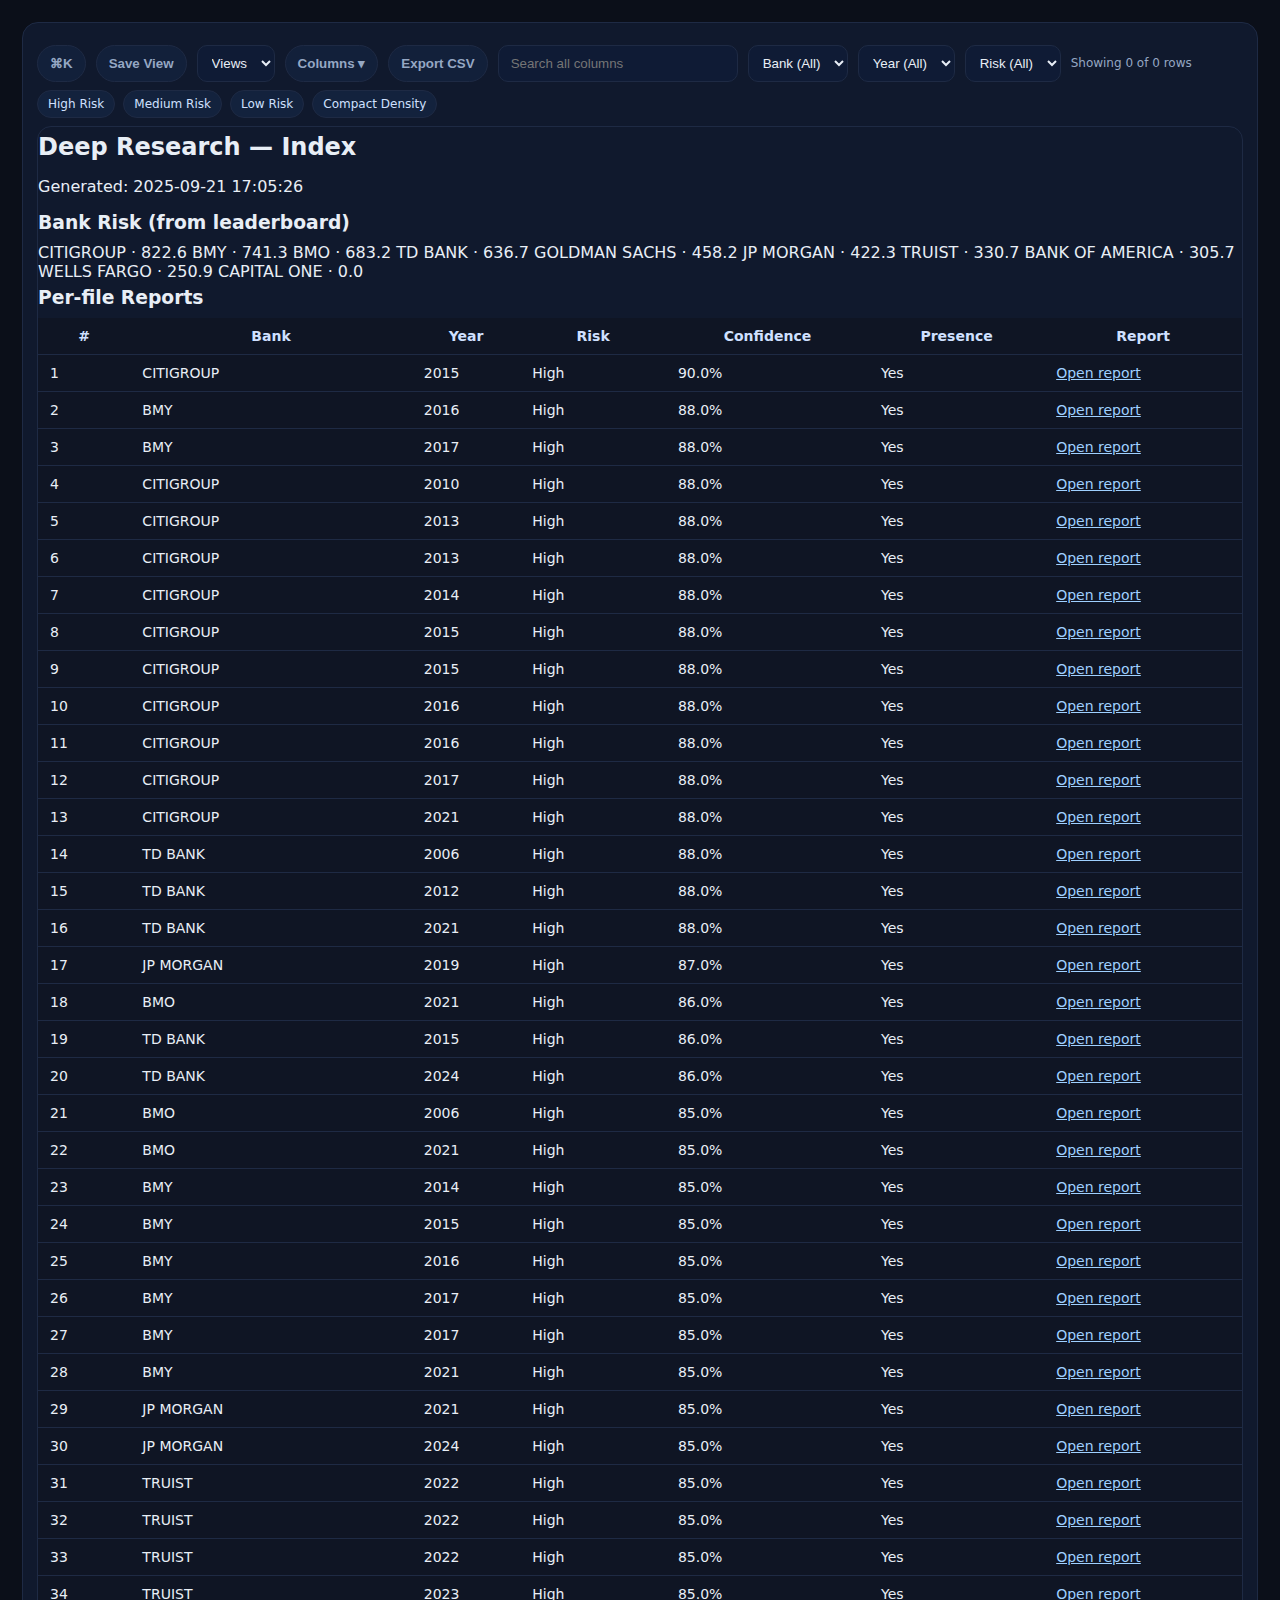
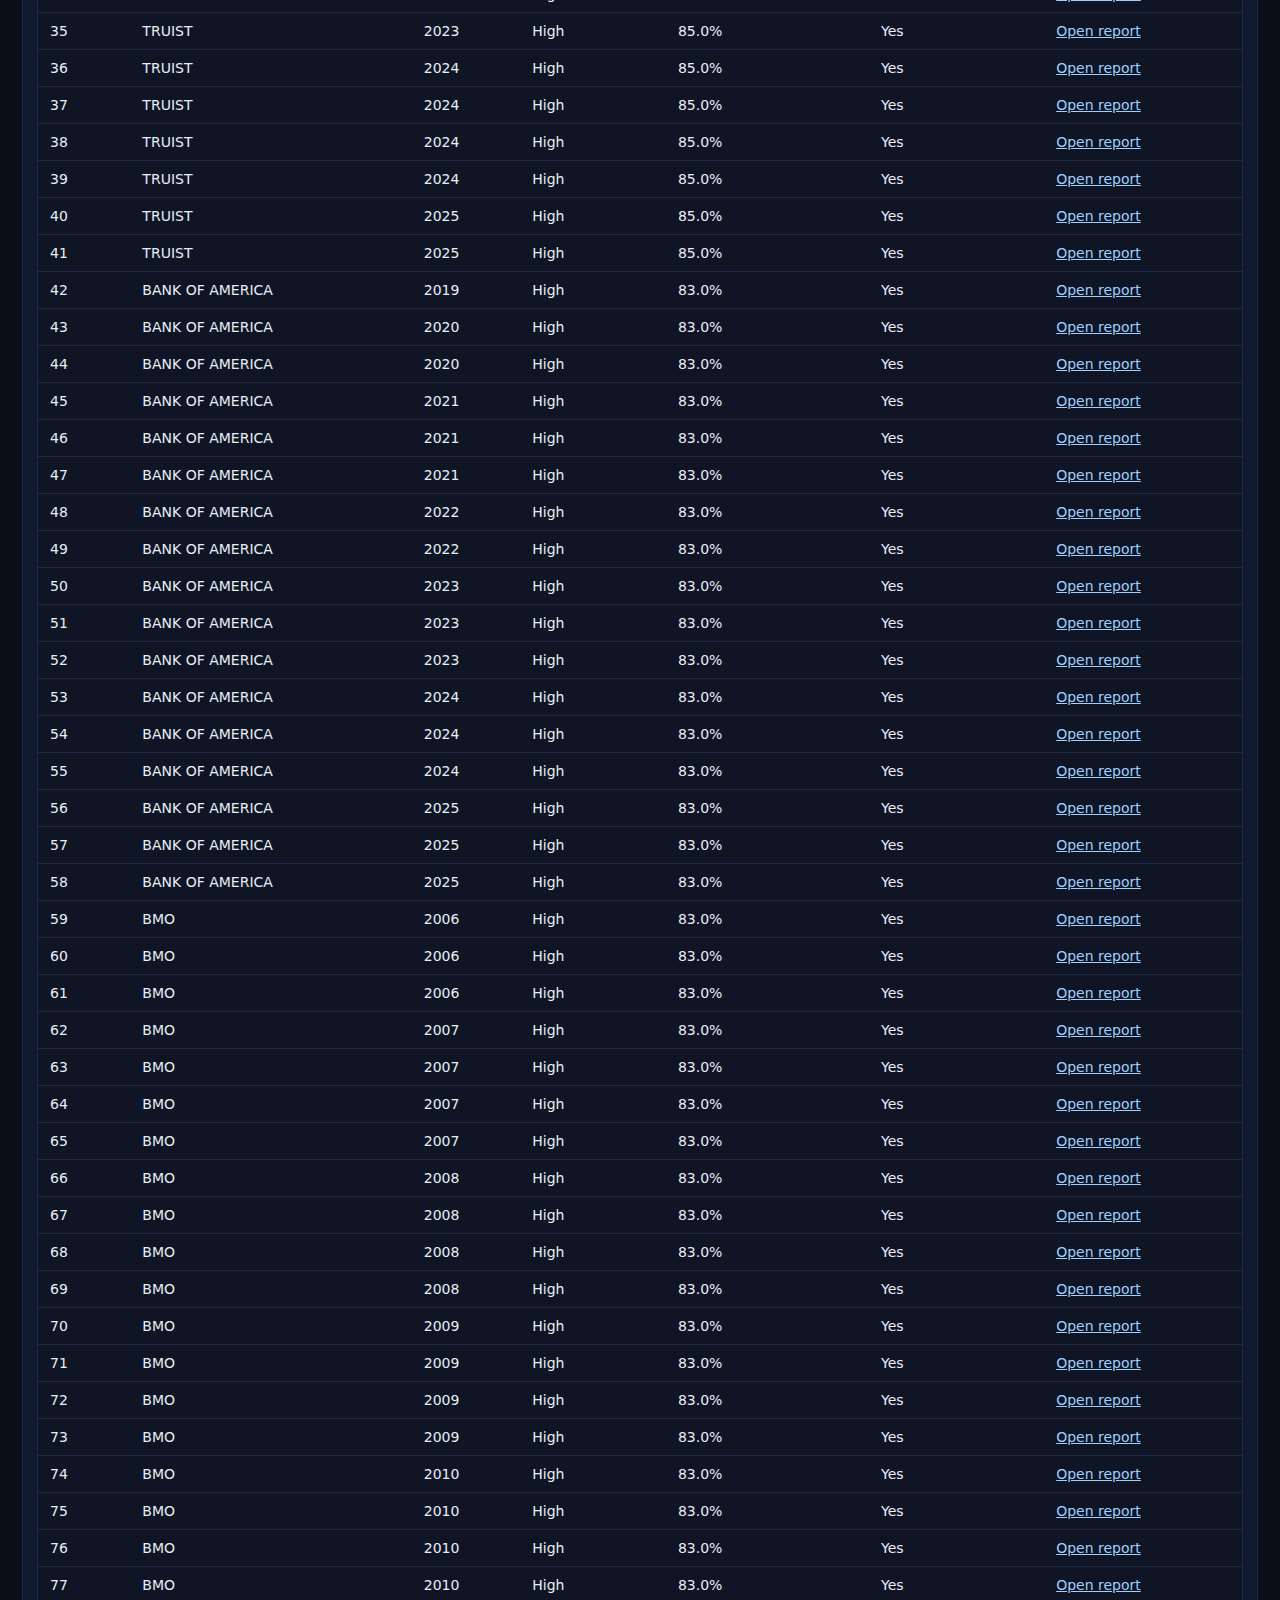
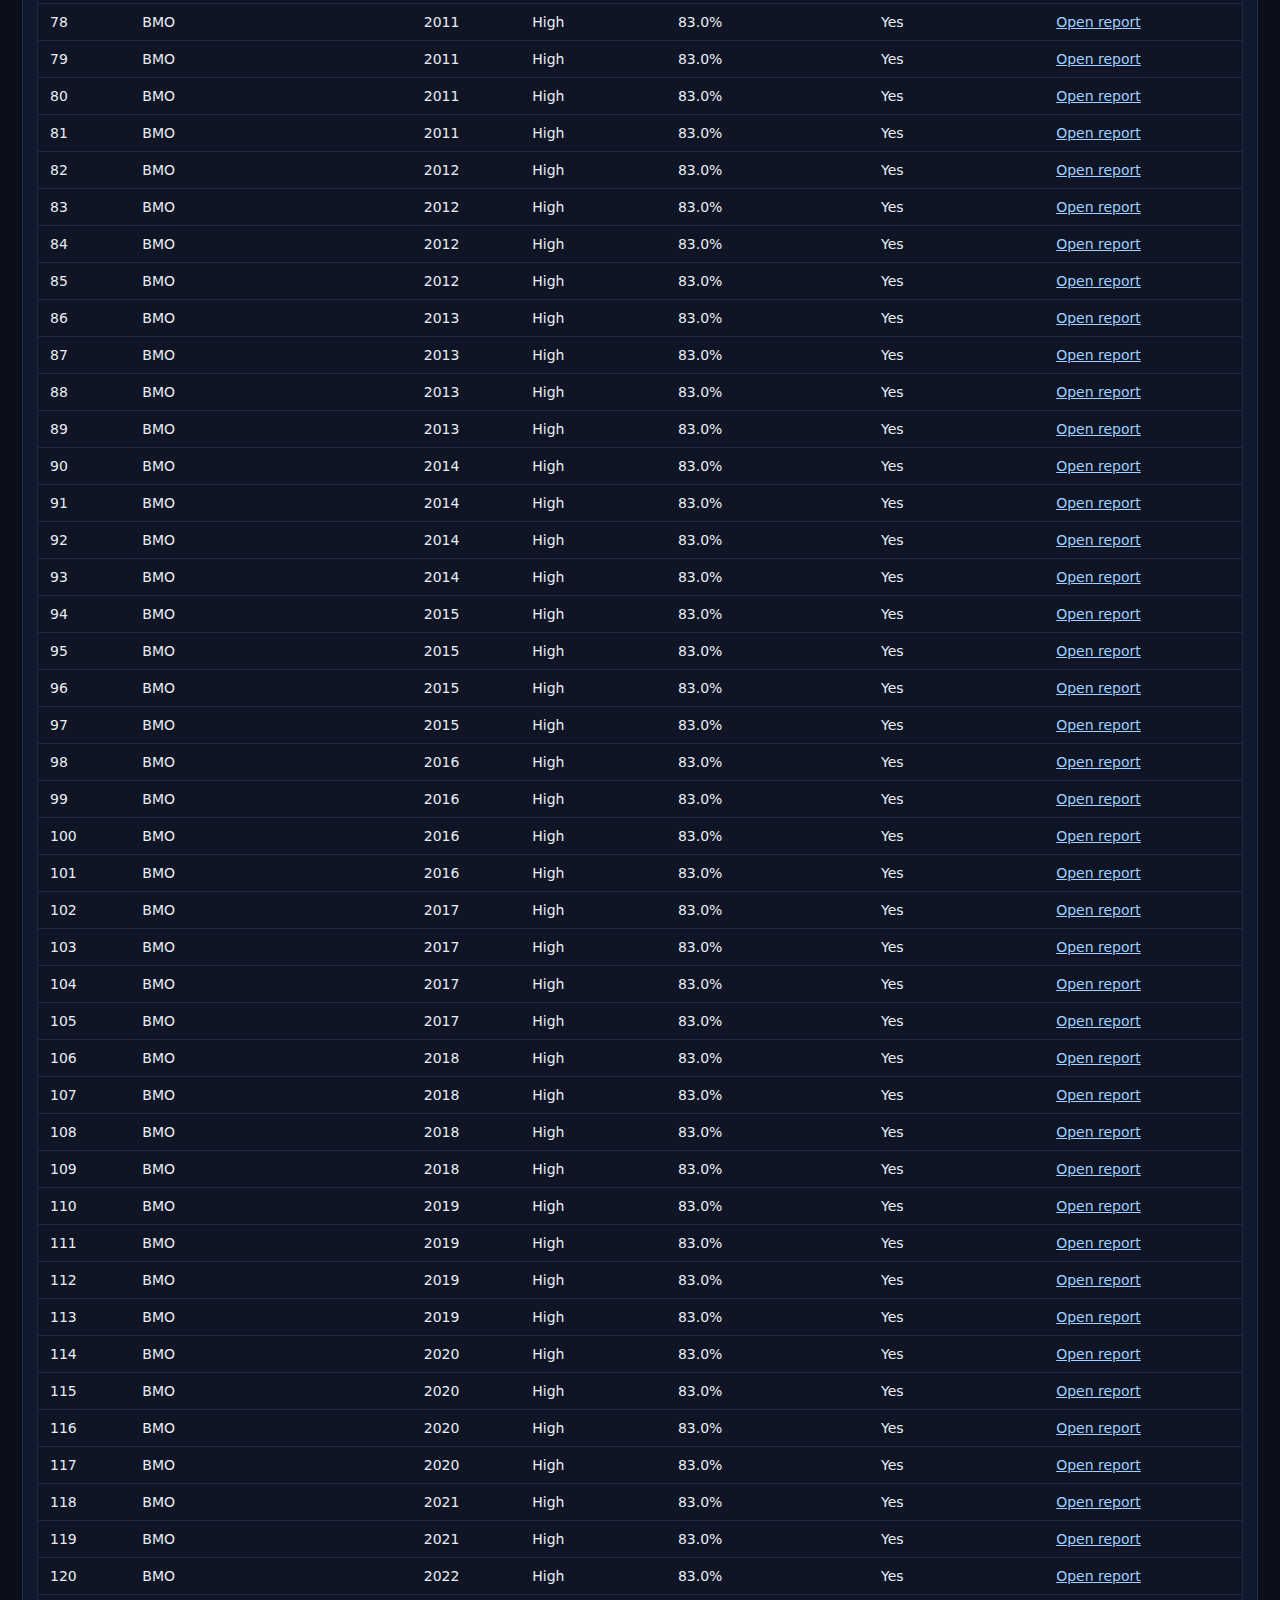
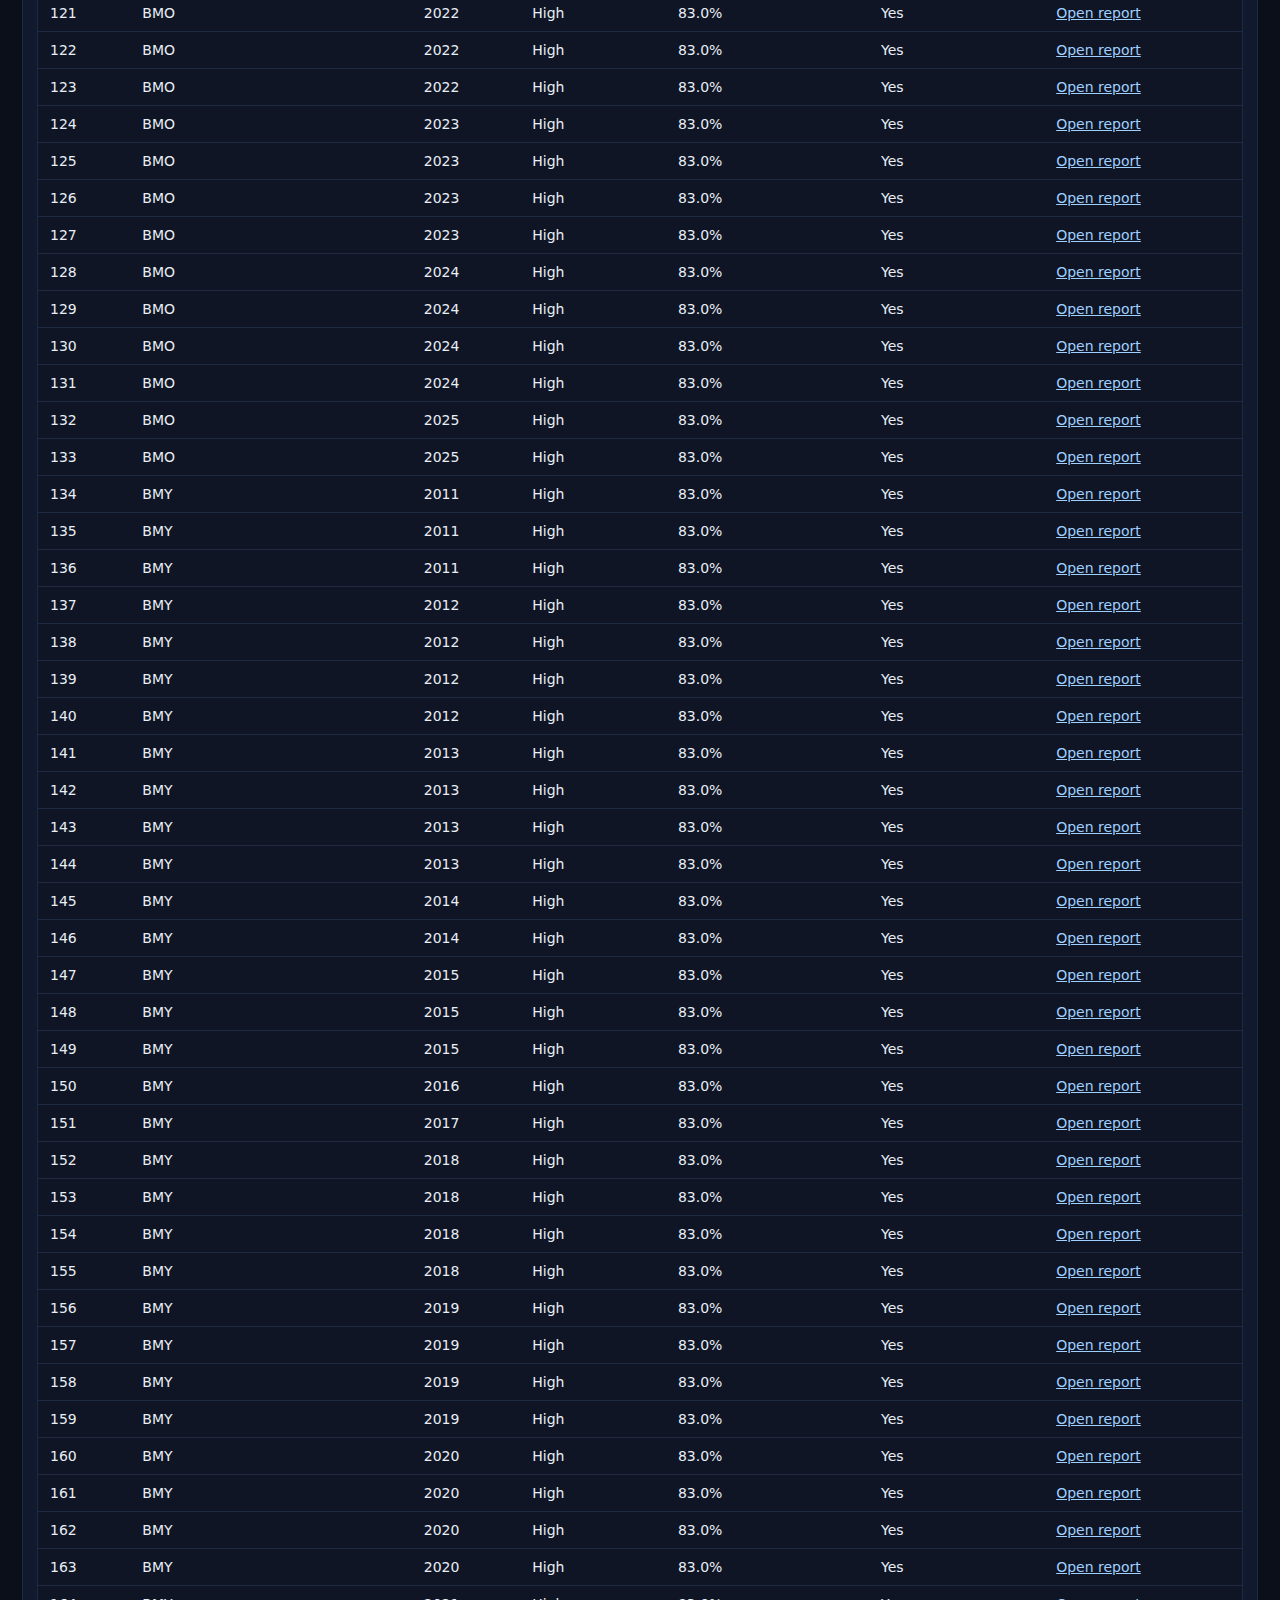
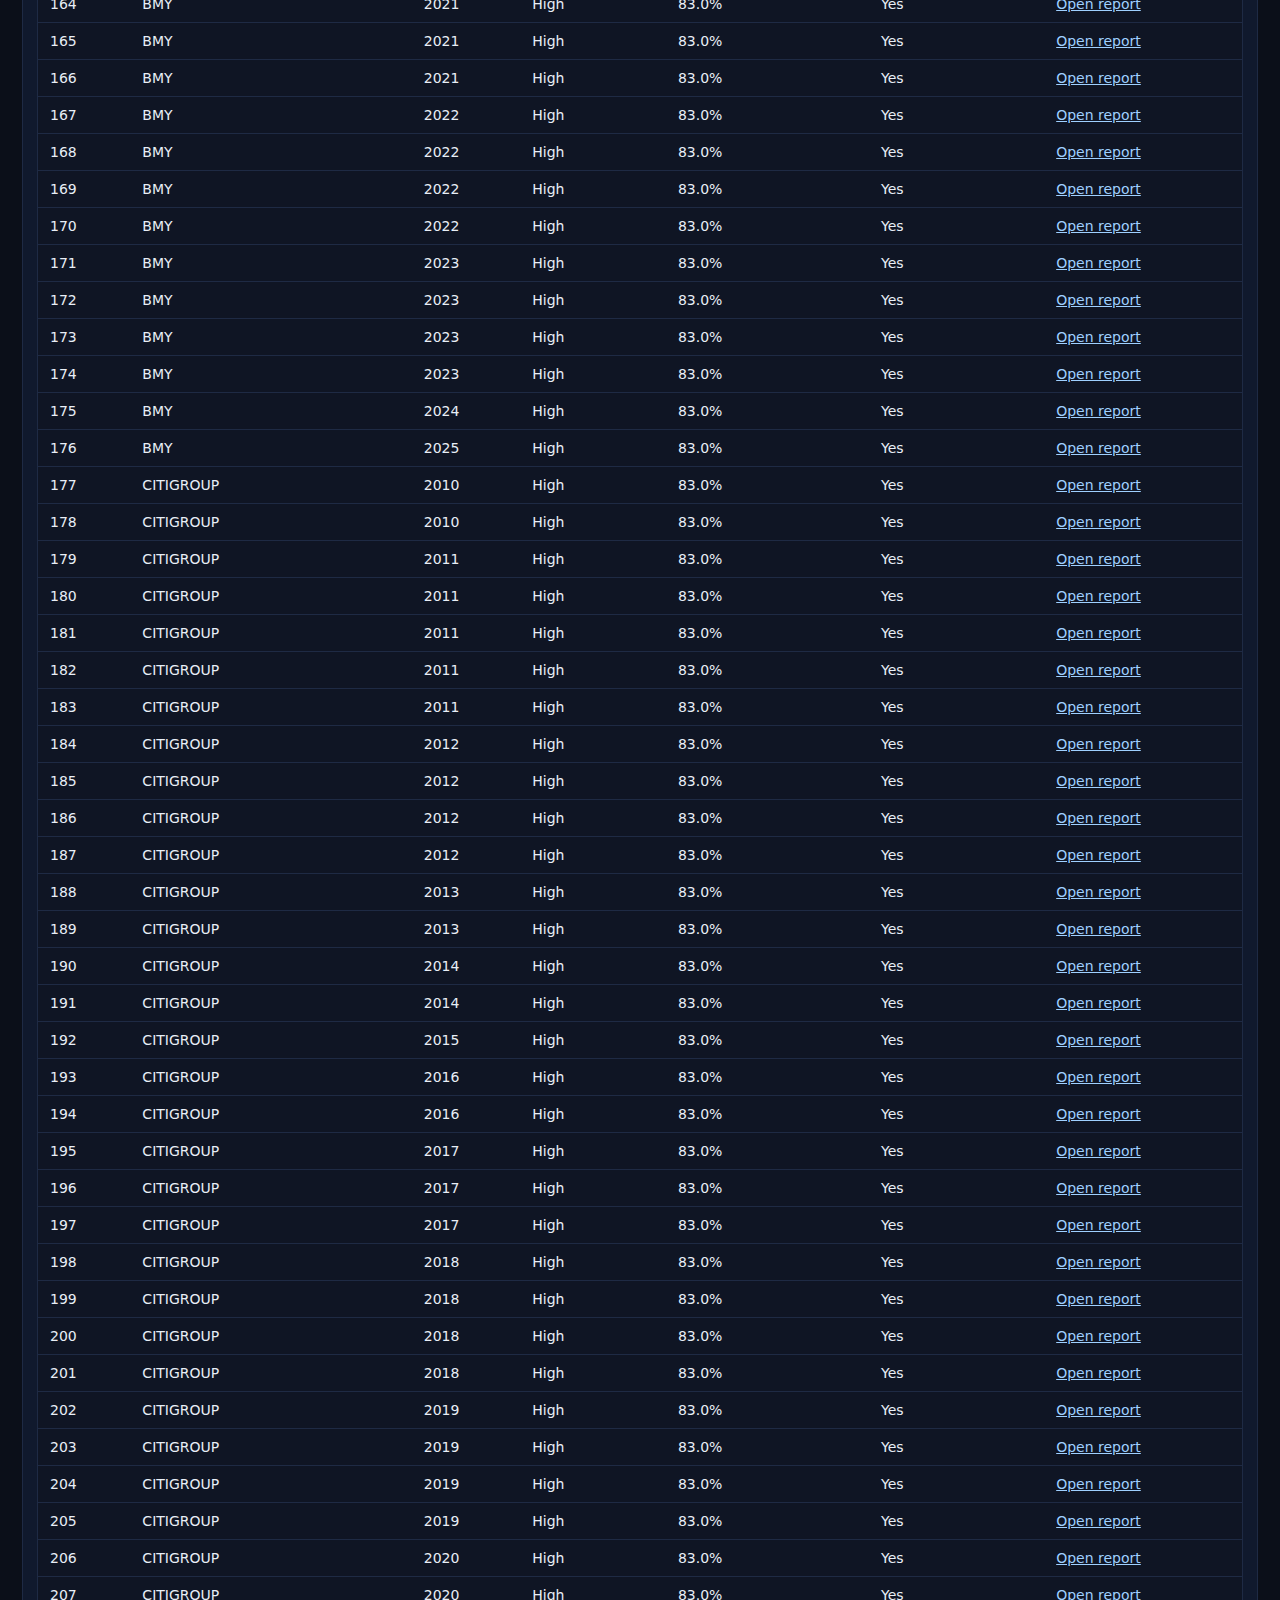
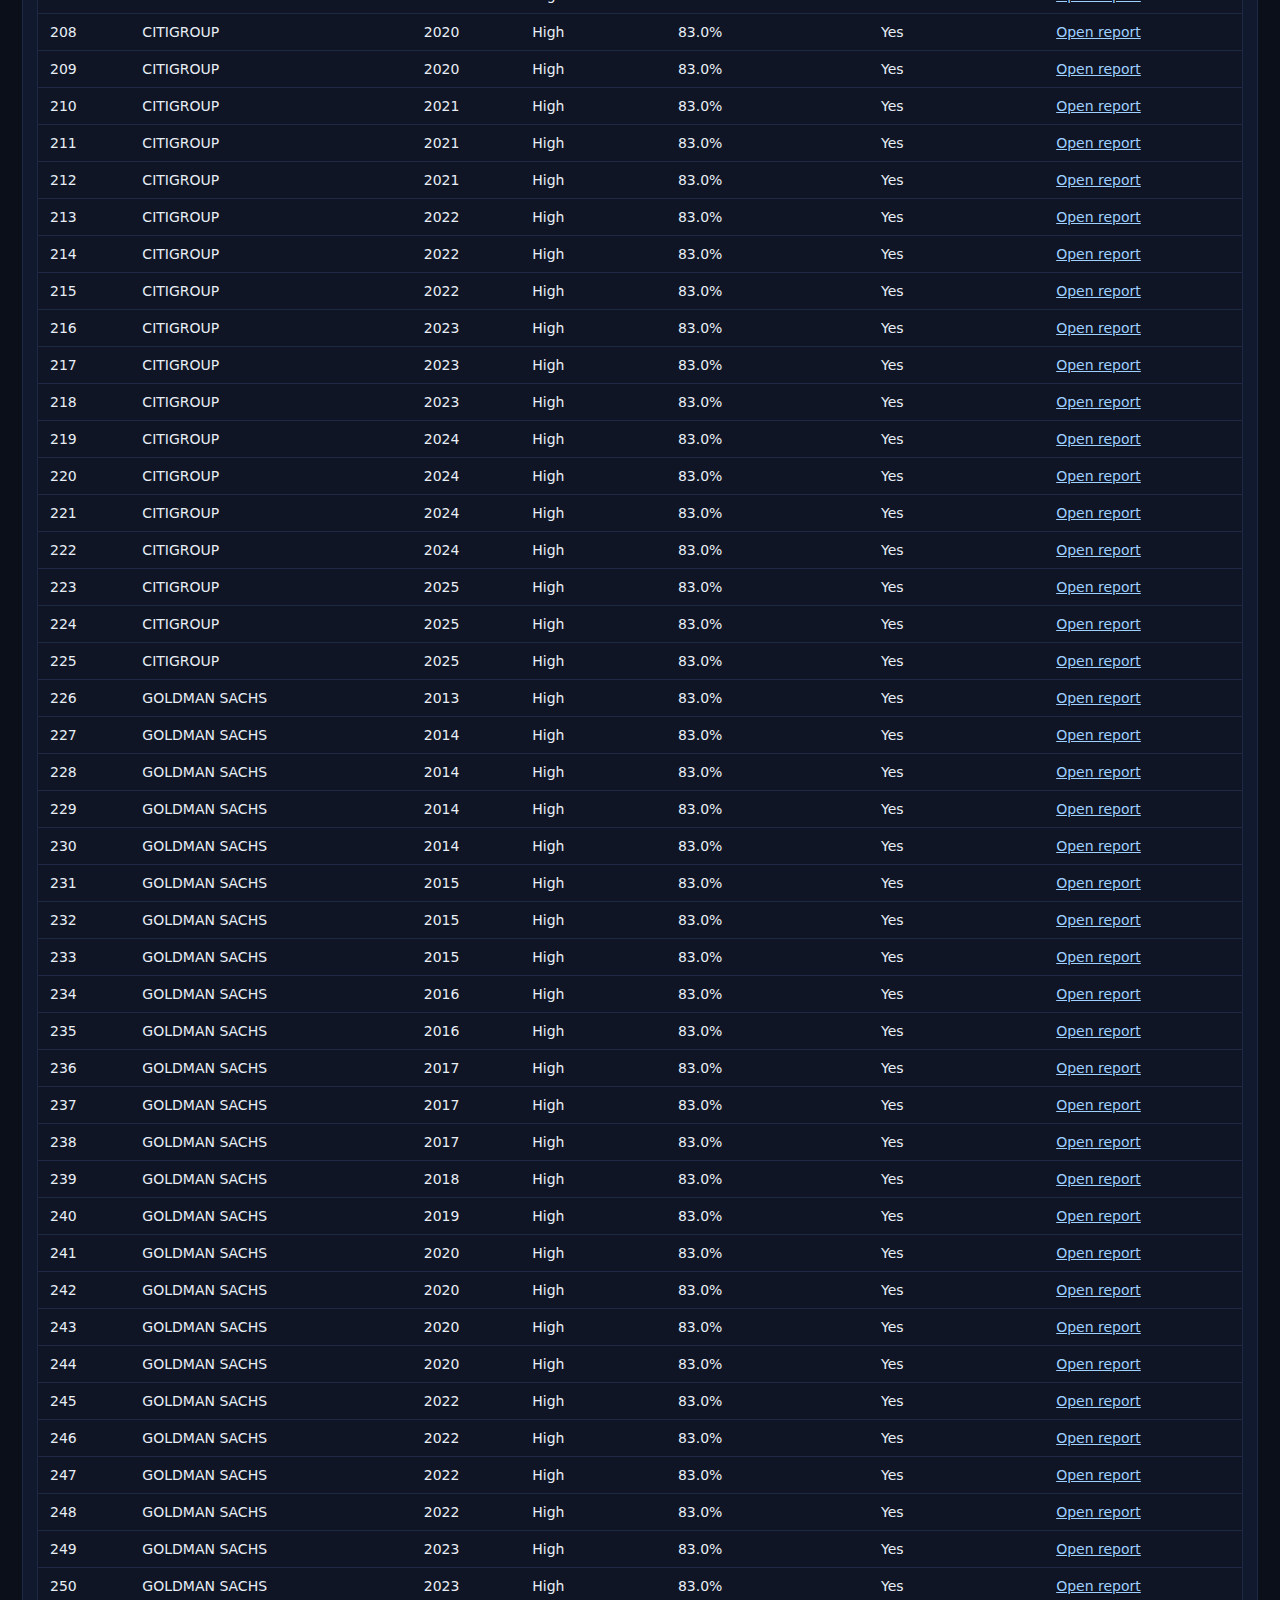
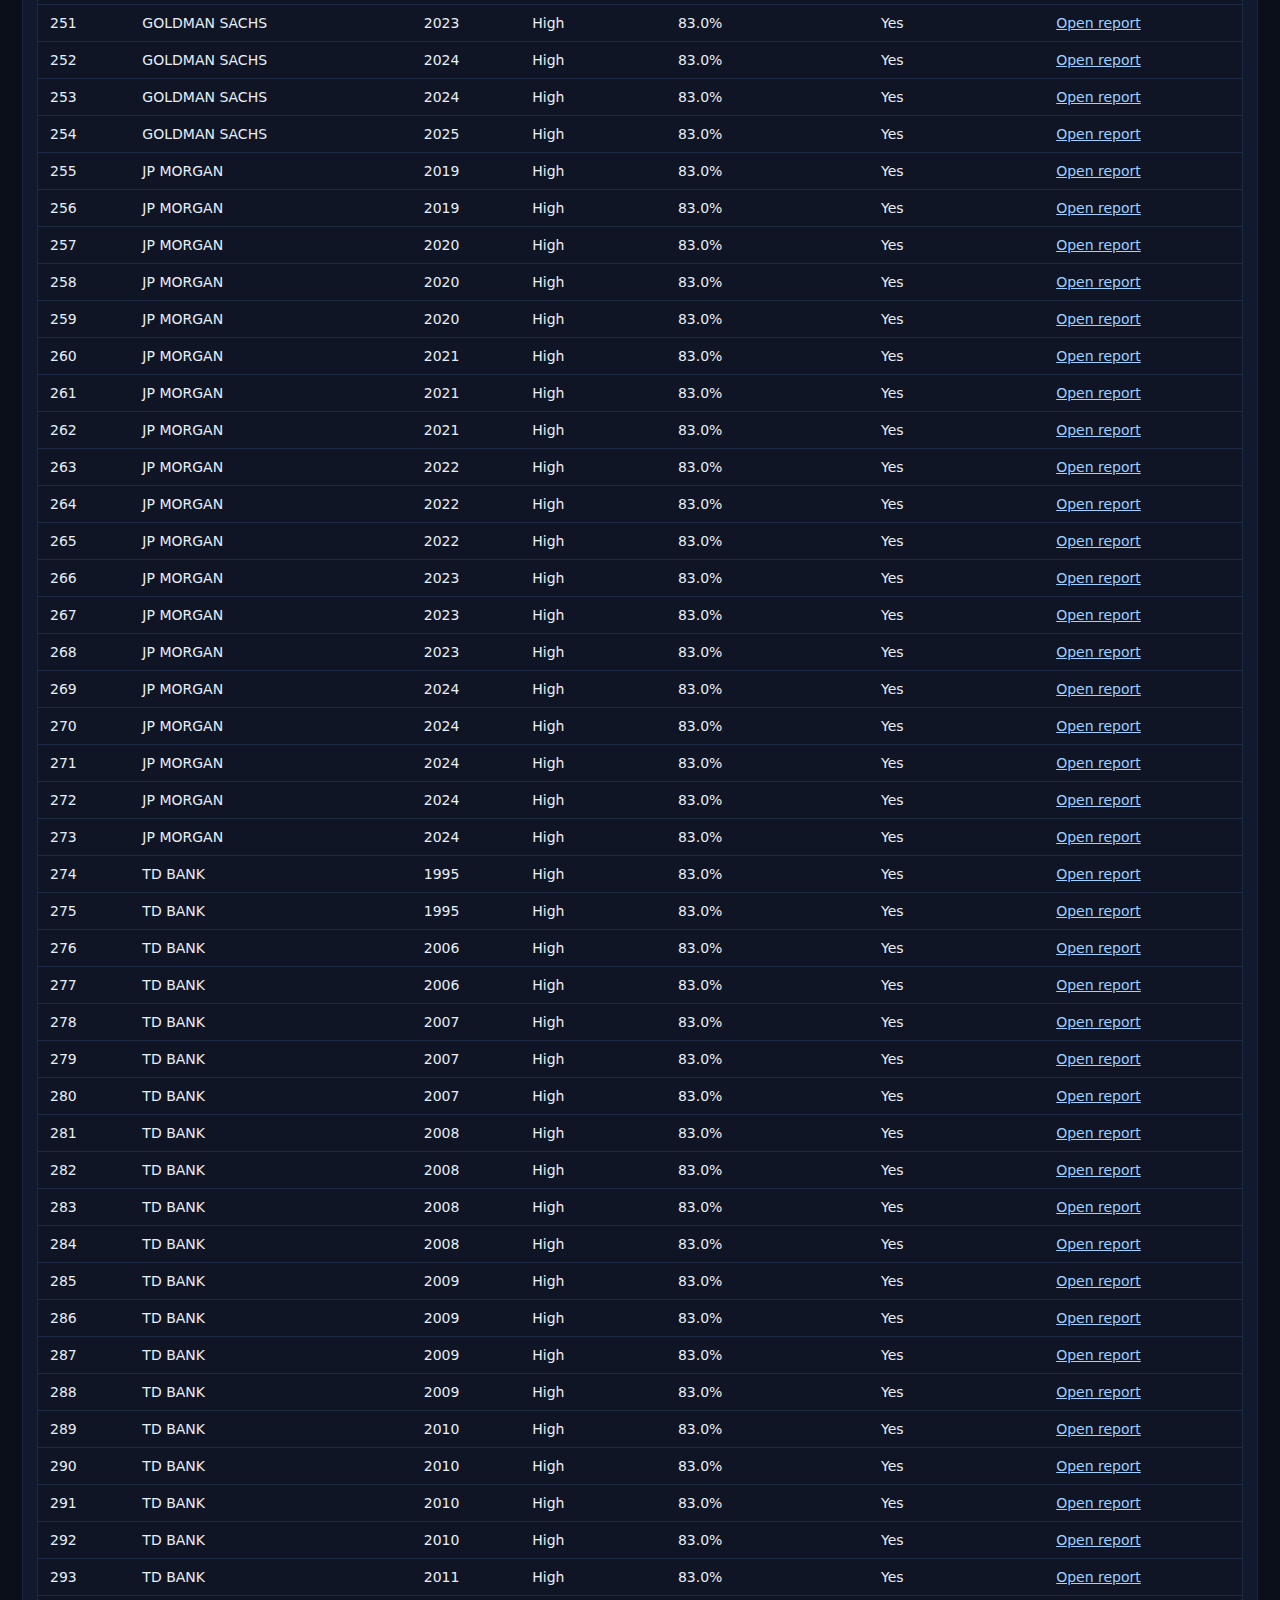
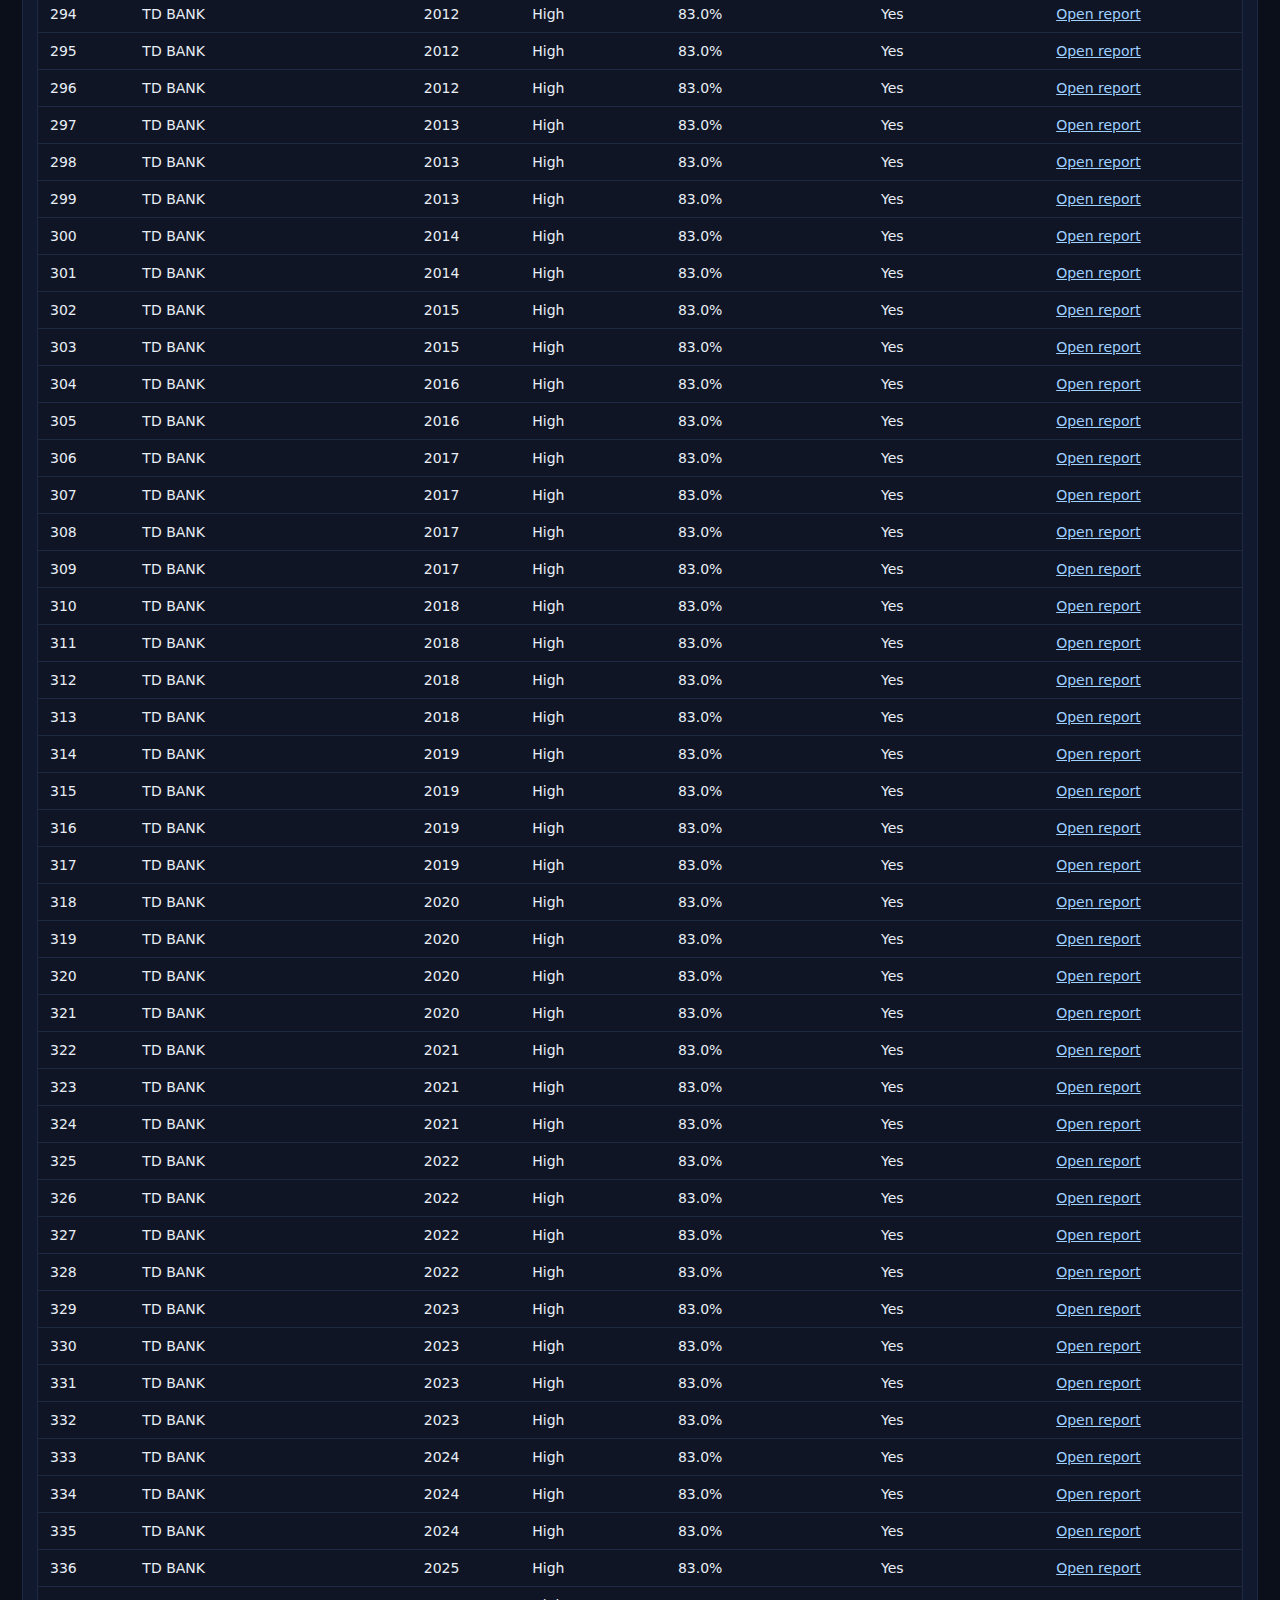
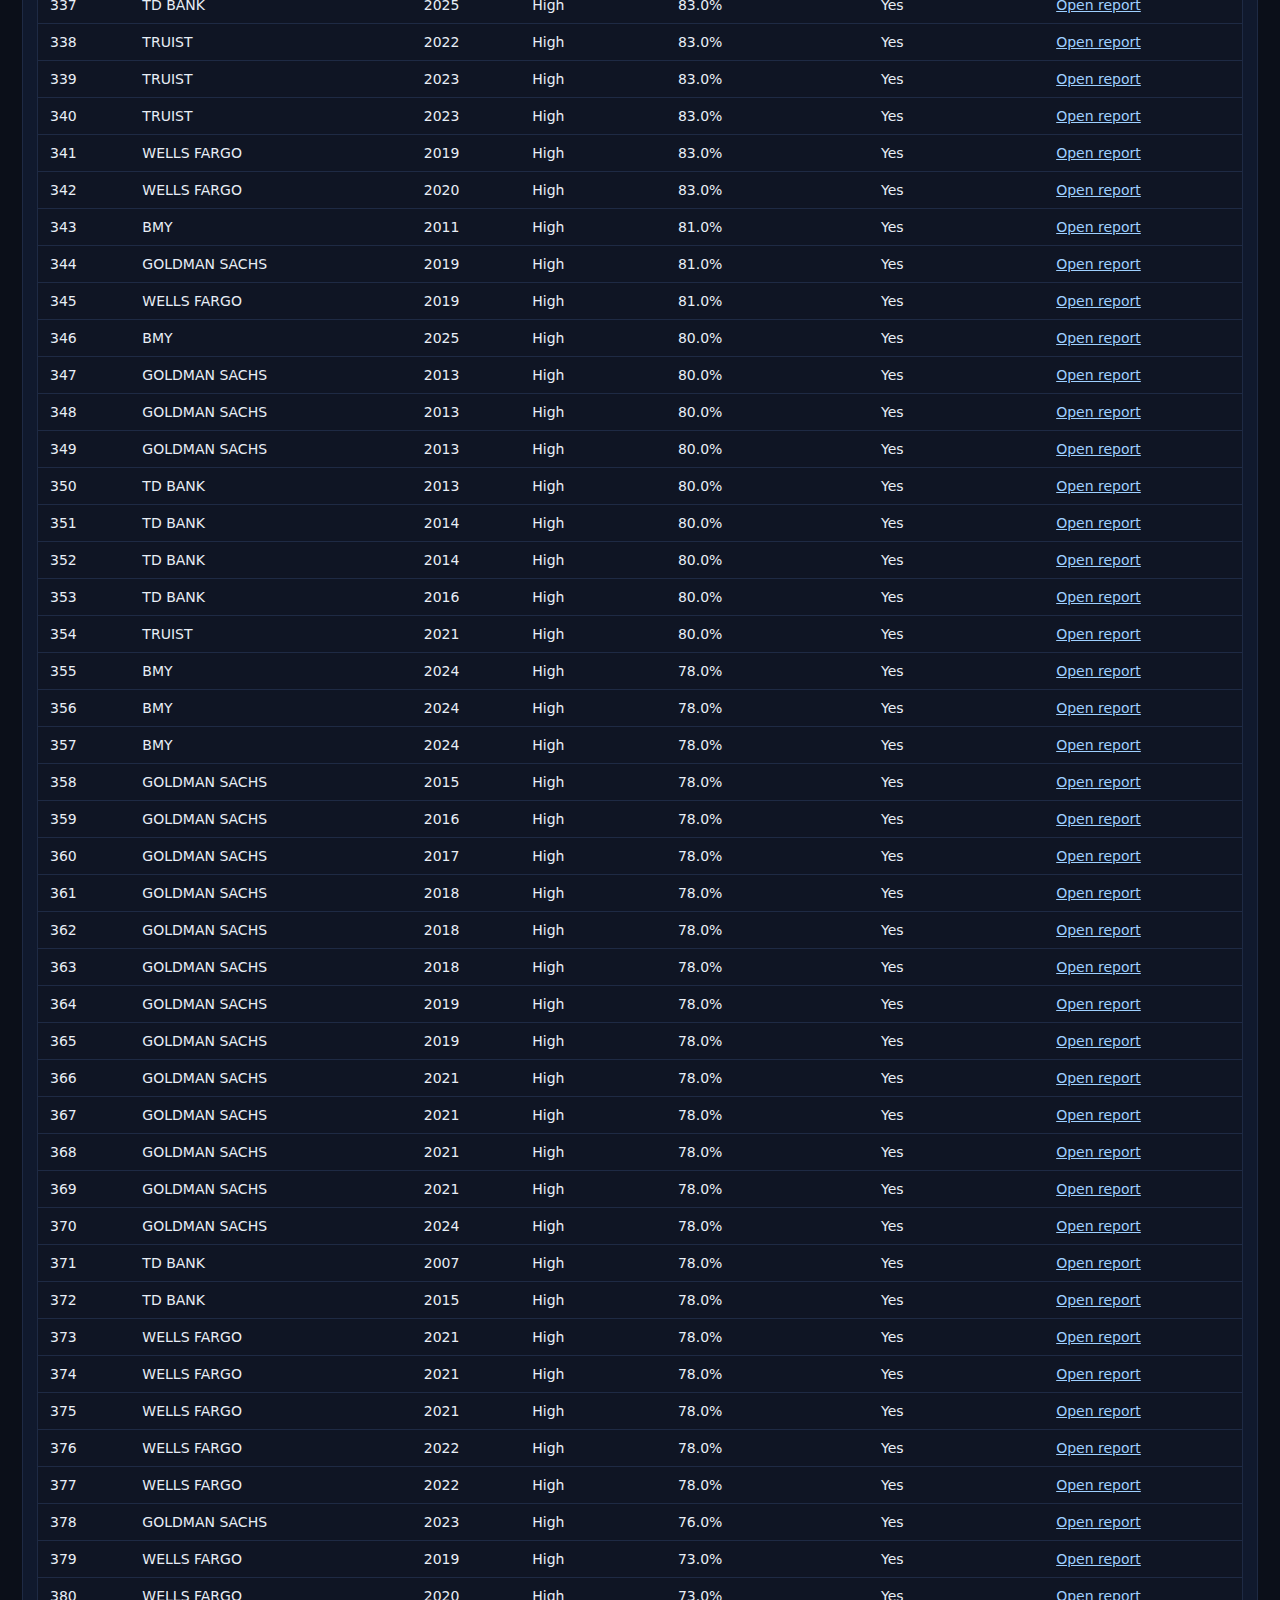
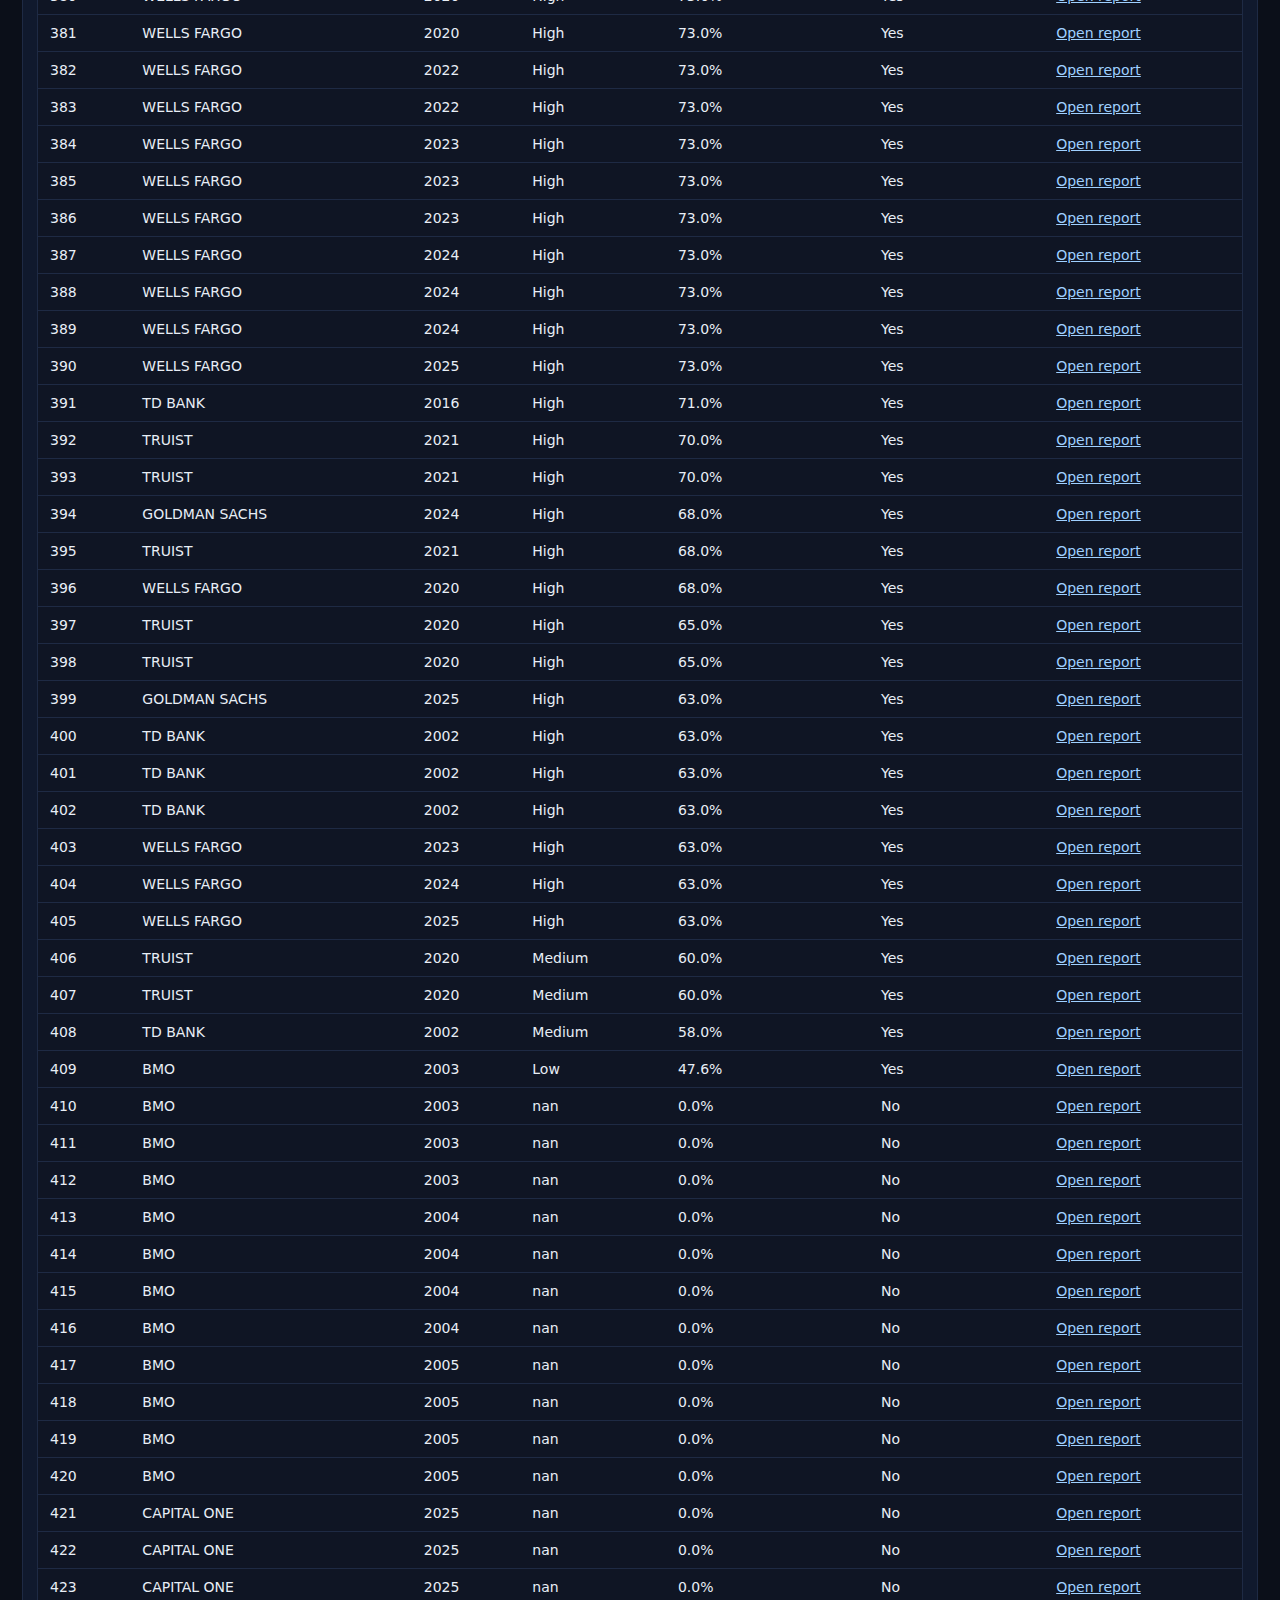
<file: deep-research.html>
<!DOCTYPE html>
<html lang="en"><head>
  <meta charset="utf-8"/><meta name="viewport" content="width=device-width, initial-scale=1"/>
  <title>Deep Research Index</title><link rel="stylesheet" href="./assets/styles.css"/>
</head><body>
  <main style="padding:22px">
    <div class="card">
      <div class="toolbar">
      <button id="cmdBtn" class="btn" type="button" title="Command Palette (Ctrl+K)">⌘K</button>
      <button id="saveView" class="btn" type="button" title="Save current filters as view">Save View</button>
      <select id="views" class="select"><option value="">Views</option></select>
      <div class="dropdown">
        <button id="columnsBtn" class="btn" type="button">Columns ▾</button>
        <div id="columnsMenu" class="dropdown-menu"></div>
      </div>
      <button id="exportCsv" class="btn" type="button">Export CSV</button>
        <input id="q" class="input" placeholder="Search all columns"/>
        <select id="bankFilter" class="select"><option value="">Bank (All)</option></select>
        <select id="yearFilter" class="select"><option value="">Year (All)</option></select>
        <select id="riskFilter" class="select"><option value="">Risk (All)</option></select>
        <span id="stats" class="small"></span>
      </div>
      <div class="chips">
        <span class="chip" data-riskchip="High">High Risk</span>
        <span class="chip" data-riskchip="Medium">Medium Risk</span>
        <span class="chip" data-riskchip="Low">Low Risk</span>
        <span class="chip" data-density="toggle">Compact Density</span>
      </div>
      <div class="table-wrap">
        <table id="deep-table">
<h2>Deep Research — Index</h2>
      <p>Generated: 2025-09-21 17:05:26</p>
      <h3>Bank Risk (from leaderboard)</h3>
      <div><span class='pill'>CITIGROUP · 822.6</span> <span class='pill'>BMY · 741.3</span> <span class='pill'>BMO · 683.2</span> <span class='pill'>TD BANK · 636.7</span> <span class='pill'>GOLDMAN SACHS · 458.2</span> <span class='pill'>JP MORGAN · 422.3</span> <span class='pill'>TRUIST · 330.7</span> <span class='pill'>BANK OF AMERICA · 305.7</span> <span class='pill'>WELLS FARGO · 250.9</span> <span class='pill'>CAPITAL ONE · 0.0</span></div>
      <h3>Per-file Reports</h3>
      <table>
        <tr><th>#</th><th>Bank</th><th>Year</th><th>Risk</th><th>Confidence</th><th>Presence</th><th>Report</th></tr>
        <tr><td>1</td><td>CITIGROUP</td><td>2015</td><td>High</td><td>90.0%</td><td>Yes</td><td><a href='bank=CITIGROUP/year=2015/CITIGROUP_Q2_pdfminer.clean.html'>Open report</a></td></tr><tr><td>2</td><td>BMY</td><td>2016</td><td>High</td><td>88.0%</td><td>Yes</td><td><a href='bank=BMY/year=2016/BMY_Q1_pdfminer.clean.html'>Open report</a></td></tr><tr><td>3</td><td>BMY</td><td>2017</td><td>High</td><td>88.0%</td><td>Yes</td><td><a href='bank=BMY/year=2017/BMY_Q4_pdfminer.clean.html'>Open report</a></td></tr><tr><td>4</td><td>CITIGROUP</td><td>2010</td><td>High</td><td>88.0%</td><td>Yes</td><td><a href='bank=CITIGROUP/year=2010/CITIGROUP_Q1_pdfminer.clean.html'>Open report</a></td></tr><tr><td>5</td><td>CITIGROUP</td><td>2013</td><td>High</td><td>88.0%</td><td>Yes</td><td><a href='bank=CITIGROUP/year=2013/CITIGROUP_Q3_pdfminer.clean.html'>Open report</a></td></tr><tr><td>6</td><td>CITIGROUP</td><td>2013</td><td>High</td><td>88.0%</td><td>Yes</td><td><a href='bank=CITIGROUP/year=2013/CITIGROUP_Q4_pdfminer.clean.html'>Open report</a></td></tr><tr><td>7</td><td>CITIGROUP</td><td>2014</td><td>High</td><td>88.0%</td><td>Yes</td><td><a href='bank=CITIGROUP/year=2014/CITIGROUP_Q1_pdfminer.clean.html'>Open report</a></td></tr><tr><td>8</td><td>CITIGROUP</td><td>2015</td><td>High</td><td>88.0%</td><td>Yes</td><td><a href='bank=CITIGROUP/year=2015/CITIGROUP_Q1_pdfminer.clean.html'>Open report</a></td></tr><tr><td>9</td><td>CITIGROUP</td><td>2015</td><td>High</td><td>88.0%</td><td>Yes</td><td><a href='bank=CITIGROUP/year=2015/CITIGROUP_Q4_pdfminer.clean.html'>Open report</a></td></tr><tr><td>10</td><td>CITIGROUP</td><td>2016</td><td>High</td><td>88.0%</td><td>Yes</td><td><a href='bank=CITIGROUP/year=2016/CITIGROUP_Q1_pdfminer.clean.html'>Open report</a></td></tr><tr><td>11</td><td>CITIGROUP</td><td>2016</td><td>High</td><td>88.0%</td><td>Yes</td><td><a href='bank=CITIGROUP/year=2016/CITIGROUP_Q4_pdfminer.clean.html'>Open report</a></td></tr><tr><td>12</td><td>CITIGROUP</td><td>2017</td><td>High</td><td>88.0%</td><td>Yes</td><td><a href='bank=CITIGROUP/year=2017/CITIGROUP_Q4_pdfminer.clean.html'>Open report</a></td></tr><tr><td>13</td><td>CITIGROUP</td><td>2021</td><td>High</td><td>88.0%</td><td>Yes</td><td><a href='bank=CITIGROUP/year=2021/CITIGROUP_Q1_pdfminer.clean.html'>Open report</a></td></tr><tr><td>14</td><td>TD BANK</td><td>2006</td><td>High</td><td>88.0%</td><td>Yes</td><td><a href='bank=TD_BANK/year=2006/TD_BANK_Q3_pdfminer.clean.html'>Open report</a></td></tr><tr><td>15</td><td>TD BANK</td><td>2012</td><td>High</td><td>88.0%</td><td>Yes</td><td><a href='bank=TD_BANK/year=2012/TD_BANK_Q1_pdfminer.clean.html'>Open report</a></td></tr><tr><td>16</td><td>TD BANK</td><td>2021</td><td>High</td><td>88.0%</td><td>Yes</td><td><a href='bank=TD_BANK/year=2021/TD_BANK_Q1_pdfminer.clean.html'>Open report</a></td></tr><tr><td>17</td><td>JP MORGAN</td><td>2019</td><td>High</td><td>87.0%</td><td>Yes</td><td><a href='bank=JP_MORGAN/year=2019/JP_MORGAN_Q1_pdfminer.clean.html'>Open report</a></td></tr><tr><td>18</td><td>BMO</td><td>2021</td><td>High</td><td>86.0%</td><td>Yes</td><td><a href='bank=BMO/year=2021/BMO_Q3_pdfminer.clean.html'>Open report</a></td></tr><tr><td>19</td><td>TD BANK</td><td>2015</td><td>High</td><td>86.0%</td><td>Yes</td><td><a href='bank=TD_BANK/year=2015/TD_BANK_Q1_pdfminer.clean.html'>Open report</a></td></tr><tr><td>20</td><td>TD BANK</td><td>2024</td><td>High</td><td>86.0%</td><td>Yes</td><td><a href='bank=TD_BANK/year=2024/TD_BANK_Q3_pdfminer.clean.html'>Open report</a></td></tr><tr><td>21</td><td>BMO</td><td>2006</td><td>High</td><td>85.0%</td><td>Yes</td><td><a href='bank=BMO/year=2006/BMO_Q4_pdfminer.clean.html'>Open report</a></td></tr><tr><td>22</td><td>BMO</td><td>2021</td><td>High</td><td>85.0%</td><td>Yes</td><td><a href='bank=BMO/year=2021/BMO_Q1_pdfminer.clean.html'>Open report</a></td></tr><tr><td>23</td><td>BMY</td><td>2014</td><td>High</td><td>85.0%</td><td>Yes</td><td><a href='bank=BMY/year=2014/BMY_Q2_pdfminer.clean.html'>Open report</a></td></tr><tr><td>24</td><td>BMY</td><td>2015</td><td>High</td><td>85.0%</td><td>Yes</td><td><a href='bank=BMY/year=2015/BMY_Q1_pdfminer.clean.html'>Open report</a></td></tr><tr><td>25</td><td>BMY</td><td>2016</td><td>High</td><td>85.0%</td><td>Yes</td><td><a href='bank=BMY/year=2016/BMY_Q2_pdfminer.clean.html'>Open report</a></td></tr><tr><td>26</td><td>BMY</td><td>2017</td><td>High</td><td>85.0%</td><td>Yes</td><td><a href='bank=BMY/year=2017/BMY_Q1_pdfminer.clean.html'>Open report</a></td></tr><tr><td>27</td><td>BMY</td><td>2017</td><td>High</td><td>85.0%</td><td>Yes</td><td><a href='bank=BMY/year=2017/BMY_Q2_pdfminer.clean.html'>Open report</a></td></tr><tr><td>28</td><td>BMY</td><td>2021</td><td>High</td><td>85.0%</td><td>Yes</td><td><a href='bank=BMY/year=2021/BMY_Q4_pdfminer.clean.html'>Open report</a></td></tr><tr><td>29</td><td>JP MORGAN</td><td>2021</td><td>High</td><td>85.0%</td><td>Yes</td><td><a href='bank=JP_MORGAN/year=2021/JP_MORGAN_Q1_pdfminer.clean.html'>Open report</a></td></tr><tr><td>30</td><td>JP MORGAN</td><td>2024</td><td>High</td><td>85.0%</td><td>Yes</td><td><a href='bank=JP_MORGAN/year=2024/JP_MORGAN_Q3_pdfminer.clean.html'>Open report</a></td></tr><tr><td>31</td><td>TRUIST</td><td>2022</td><td>High</td><td>85.0%</td><td>Yes</td><td><a href='bank=TRUIST/year=2022/TRUIST_Q2_pdfminer.clean.html'>Open report</a></td></tr><tr><td>32</td><td>TRUIST</td><td>2022</td><td>High</td><td>85.0%</td><td>Yes</td><td><a href='bank=TRUIST/year=2022/TRUIST_Q1_pdfminer.clean.html'>Open report</a></td></tr><tr><td>33</td><td>TRUIST</td><td>2022</td><td>High</td><td>85.0%</td><td>Yes</td><td><a href='bank=TRUIST/year=2022/TRUIST_Q3_pdfminer.clean.html'>Open report</a></td></tr><tr><td>34</td><td>TRUIST</td><td>2023</td><td>High</td><td>85.0%</td><td>Yes</td><td><a href='bank=TRUIST/year=2023/TRUIST_Q4_pdfminer.clean.html'>Open report</a></td></tr><tr><td>35</td><td>TRUIST</td><td>2023</td><td>High</td><td>85.0%</td><td>Yes</td><td><a href='bank=TRUIST/year=2023/TRUIST_Q3_pdfminer.clean.html'>Open report</a></td></tr><tr><td>36</td><td>TRUIST</td><td>2024</td><td>High</td><td>85.0%</td><td>Yes</td><td><a href='bank=TRUIST/year=2024/TRUIST_Q1_pdfminer.clean.html'>Open report</a></td></tr><tr><td>37</td><td>TRUIST</td><td>2024</td><td>High</td><td>85.0%</td><td>Yes</td><td><a href='bank=TRUIST/year=2024/TRUIST_Q2_pdfminer.clean.html'>Open report</a></td></tr><tr><td>38</td><td>TRUIST</td><td>2024</td><td>High</td><td>85.0%</td><td>Yes</td><td><a href='bank=TRUIST/year=2024/TRUIST_Q3_pdfminer.clean.html'>Open report</a></td></tr><tr><td>39</td><td>TRUIST</td><td>2024</td><td>High</td><td>85.0%</td><td>Yes</td><td><a href='bank=TRUIST/year=2024/TRUIST_Q4_pdfminer.clean.html'>Open report</a></td></tr><tr><td>40</td><td>TRUIST</td><td>2025</td><td>High</td><td>85.0%</td><td>Yes</td><td><a href='bank=TRUIST/year=2025/TRUIST_Q2_pdfminer.clean.html'>Open report</a></td></tr><tr><td>41</td><td>TRUIST</td><td>2025</td><td>High</td><td>85.0%</td><td>Yes</td><td><a href='bank=TRUIST/year=2025/TRUIST_Q1_pdfminer.clean.html'>Open report</a></td></tr><tr><td>42</td><td>BANK OF AMERICA</td><td>2019</td><td>High</td><td>83.0%</td><td>Yes</td><td><a href='bank=BANK_OF_AMERICA/year=2019/BANK_OF_AMERICA_Q1_pdfminer.clean.html'>Open report</a></td></tr><tr><td>43</td><td>BANK OF AMERICA</td><td>2020</td><td>High</td><td>83.0%</td><td>Yes</td><td><a href='bank=BANK_OF_AMERICA/year=2020/BANK_OF_AMERICA_Q2_pdfminer.clean.html'>Open report</a></td></tr><tr><td>44</td><td>BANK OF AMERICA</td><td>2020</td><td>High</td><td>83.0%</td><td>Yes</td><td><a href='bank=BANK_OF_AMERICA/year=2020/BANK_OF_AMERICA_Q4_pdfminer.clean.html'>Open report</a></td></tr><tr><td>45</td><td>BANK OF AMERICA</td><td>2021</td><td>High</td><td>83.0%</td><td>Yes</td><td><a href='bank=BANK_OF_AMERICA/year=2021/BANK_OF_AMERICA_Q2_pdfminer.clean.html'>Open report</a></td></tr><tr><td>46</td><td>BANK OF AMERICA</td><td>2021</td><td>High</td><td>83.0%</td><td>Yes</td><td><a href='bank=BANK_OF_AMERICA/year=2021/BANK_OF_AMERICA_Q1_pdfminer.clean.html'>Open report</a></td></tr><tr><td>47</td><td>BANK OF AMERICA</td><td>2021</td><td>High</td><td>83.0%</td><td>Yes</td><td><a href='bank=BANK_OF_AMERICA/year=2021/BANK_OF_AMERICA_Q4_pdfminer.clean.html'>Open report</a></td></tr><tr><td>48</td><td>BANK OF AMERICA</td><td>2022</td><td>High</td><td>83.0%</td><td>Yes</td><td><a href='bank=BANK_OF_AMERICA/year=2022/BANK_OF_AMERICA_Q3_pdfminer.clean.html'>Open report</a></td></tr><tr><td>49</td><td>BANK OF AMERICA</td><td>2022</td><td>High</td><td>83.0%</td><td>Yes</td><td><a href='bank=BANK_OF_AMERICA/year=2022/BANK_OF_AMERICA_Q4_pdfminer.clean.html'>Open report</a></td></tr><tr><td>50</td><td>BANK OF AMERICA</td><td>2023</td><td>High</td><td>83.0%</td><td>Yes</td><td><a href='bank=BANK_OF_AMERICA/year=2023/BANK_OF_AMERICA_Q1_pdfminer.clean.html'>Open report</a></td></tr><tr><td>51</td><td>BANK OF AMERICA</td><td>2023</td><td>High</td><td>83.0%</td><td>Yes</td><td><a href='bank=BANK_OF_AMERICA/year=2023/BANK_OF_AMERICA_Q2_pdfminer.clean.html'>Open report</a></td></tr><tr><td>52</td><td>BANK OF AMERICA</td><td>2023</td><td>High</td><td>83.0%</td><td>Yes</td><td><a href='bank=BANK_OF_AMERICA/year=2023/BANK_OF_AMERICA_Q4_pdfminer.clean.html'>Open report</a></td></tr><tr><td>53</td><td>BANK OF AMERICA</td><td>2024</td><td>High</td><td>83.0%</td><td>Yes</td><td><a href='bank=BANK_OF_AMERICA/year=2024/BANK_OF_AMERICA_Q2_pdfminer.clean.html'>Open report</a></td></tr><tr><td>54</td><td>BANK OF AMERICA</td><td>2024</td><td>High</td><td>83.0%</td><td>Yes</td><td><a href='bank=BANK_OF_AMERICA/year=2024/The_Press_Release_2Q24_ADA.clean.html'>Open report</a></td></tr><tr><td>55</td><td>BANK OF AMERICA</td><td>2024</td><td>High</td><td>83.0%</td><td>Yes</td><td><a href='bank=BANK_OF_AMERICA/year=2024/BANK_OF_AMERICA_Q4_pdfminer.clean.html'>Open report</a></td></tr><tr><td>56</td><td>BANK OF AMERICA</td><td>2025</td><td>High</td><td>83.0%</td><td>Yes</td><td><a href='bank=BANK_OF_AMERICA/year=2025/BANK_OF_AMERICA_Q1_pdfminer.clean.html'>Open report</a></td></tr><tr><td>57</td><td>BANK OF AMERICA</td><td>2025</td><td>High</td><td>83.0%</td><td>Yes</td><td><a href='bank=BANK_OF_AMERICA/year=2025/BANK_OF_AMERICA_Q2_pdfminer.clean.html'>Open report</a></td></tr><tr><td>58</td><td>BANK OF AMERICA</td><td>2025</td><td>High</td><td>83.0%</td><td>Yes</td><td><a href='bank=BANK_OF_AMERICA/year=2025/BANK_OF_AMERICA_Q3_pdfminer.clean.html'>Open report</a></td></tr><tr><td>59</td><td>BMO</td><td>2006</td><td>High</td><td>83.0%</td><td>Yes</td><td><a href='bank=BMO/year=2006/BMO_Q1_pdfminer.clean.html'>Open report</a></td></tr><tr><td>60</td><td>BMO</td><td>2006</td><td>High</td><td>83.0%</td><td>Yes</td><td><a href='bank=BMO/year=2006/BMO_Q3_pdfminer.clean.html'>Open report</a></td></tr><tr><td>61</td><td>BMO</td><td>2006</td><td>High</td><td>83.0%</td><td>Yes</td><td><a href='bank=BMO/year=2006/BMO_Q2_pdfminer.clean.html'>Open report</a></td></tr><tr><td>62</td><td>BMO</td><td>2007</td><td>High</td><td>83.0%</td><td>Yes</td><td><a href='bank=BMO/year=2007/BMO_Q1_pdfminer.clean.html'>Open report</a></td></tr><tr><td>63</td><td>BMO</td><td>2007</td><td>High</td><td>83.0%</td><td>Yes</td><td><a href='bank=BMO/year=2007/BMO_Q3_pdfminer.clean.html'>Open report</a></td></tr><tr><td>64</td><td>BMO</td><td>2007</td><td>High</td><td>83.0%</td><td>Yes</td><td><a href='bank=BMO/year=2007/BMO_Q4_pdfminer.clean.html'>Open report</a></td></tr><tr><td>65</td><td>BMO</td><td>2007</td><td>High</td><td>83.0%</td><td>Yes</td><td><a href='bank=BMO/year=2007/BMO_Q2_pdfminer.clean.html'>Open report</a></td></tr><tr><td>66</td><td>BMO</td><td>2008</td><td>High</td><td>83.0%</td><td>Yes</td><td><a href='bank=BMO/year=2008/BMO_Q2_pdfminer.clean.html'>Open report</a></td></tr><tr><td>67</td><td>BMO</td><td>2008</td><td>High</td><td>83.0%</td><td>Yes</td><td><a href='bank=BMO/year=2008/BMO_Q1_pdfminer.clean.html'>Open report</a></td></tr><tr><td>68</td><td>BMO</td><td>2008</td><td>High</td><td>83.0%</td><td>Yes</td><td><a href='bank=BMO/year=2008/BMO_Q3_pdfminer.clean.html'>Open report</a></td></tr><tr><td>69</td><td>BMO</td><td>2008</td><td>High</td><td>83.0%</td><td>Yes</td><td><a href='bank=BMO/year=2008/BMO_Q4_pdfminer.clean.html'>Open report</a></td></tr><tr><td>70</td><td>BMO</td><td>2009</td><td>High</td><td>83.0%</td><td>Yes</td><td><a href='bank=BMO/year=2009/BMO_Q1_pdfminer.clean.html'>Open report</a></td></tr><tr><td>71</td><td>BMO</td><td>2009</td><td>High</td><td>83.0%</td><td>Yes</td><td><a href='bank=BMO/year=2009/BMO_Q2_pdfminer.clean.html'>Open report</a></td></tr><tr><td>72</td><td>BMO</td><td>2009</td><td>High</td><td>83.0%</td><td>Yes</td><td><a href='bank=BMO/year=2009/BMO_Q3_pdfminer.clean.html'>Open report</a></td></tr><tr><td>73</td><td>BMO</td><td>2009</td><td>High</td><td>83.0%</td><td>Yes</td><td><a href='bank=BMO/year=2009/BMO_Q4_pdfminer.clean.html'>Open report</a></td></tr><tr><td>74</td><td>BMO</td><td>2010</td><td>High</td><td>83.0%</td><td>Yes</td><td><a href='bank=BMO/year=2010/BMO_Q1_pdfminer.clean.html'>Open report</a></td></tr><tr><td>75</td><td>BMO</td><td>2010</td><td>High</td><td>83.0%</td><td>Yes</td><td><a href='bank=BMO/year=2010/BMO_Q2_pdfminer.clean.html'>Open report</a></td></tr><tr><td>76</td><td>BMO</td><td>2010</td><td>High</td><td>83.0%</td><td>Yes</td><td><a href='bank=BMO/year=2010/BMO_Q3_pdfminer.clean.html'>Open report</a></td></tr><tr><td>77</td><td>BMO</td><td>2010</td><td>High</td><td>83.0%</td><td>Yes</td><td><a href='bank=BMO/year=2010/BMO_Q4_pdfminer.clean.html'>Open report</a></td></tr><tr><td>78</td><td>BMO</td><td>2011</td><td>High</td><td>83.0%</td><td>Yes</td><td><a href='bank=BMO/year=2011/BMO_Q2_pdfminer.clean.html'>Open report</a></td></tr><tr><td>79</td><td>BMO</td><td>2011</td><td>High</td><td>83.0%</td><td>Yes</td><td><a href='bank=BMO/year=2011/BMO_Q1_pdfminer.clean.html'>Open report</a></td></tr><tr><td>80</td><td>BMO</td><td>2011</td><td>High</td><td>83.0%</td><td>Yes</td><td><a href='bank=BMO/year=2011/BMO_Q3_pdfminer.clean.html'>Open report</a></td></tr><tr><td>81</td><td>BMO</td><td>2011</td><td>High</td><td>83.0%</td><td>Yes</td><td><a href='bank=BMO/year=2011/BMO_Q4_pdfminer.clean.html'>Open report</a></td></tr><tr><td>82</td><td>BMO</td><td>2012</td><td>High</td><td>83.0%</td><td>Yes</td><td><a href='bank=BMO/year=2012/BMO_Q2_pdfminer.clean.html'>Open report</a></td></tr><tr><td>83</td><td>BMO</td><td>2012</td><td>High</td><td>83.0%</td><td>Yes</td><td><a href='bank=BMO/year=2012/BMO_Q1_pdfminer.clean.html'>Open report</a></td></tr><tr><td>84</td><td>BMO</td><td>2012</td><td>High</td><td>83.0%</td><td>Yes</td><td><a href='bank=BMO/year=2012/BMO_Q3_pdfminer.clean.html'>Open report</a></td></tr><tr><td>85</td><td>BMO</td><td>2012</td><td>High</td><td>83.0%</td><td>Yes</td><td><a href='bank=BMO/year=2012/BMO_Q4_pdfminer.clean.html'>Open report</a></td></tr><tr><td>86</td><td>BMO</td><td>2013</td><td>High</td><td>83.0%</td><td>Yes</td><td><a href='bank=BMO/year=2013/BMO_Q2_pdfminer.clean.html'>Open report</a></td></tr><tr><td>87</td><td>BMO</td><td>2013</td><td>High</td><td>83.0%</td><td>Yes</td><td><a href='bank=BMO/year=2013/BMO_Q3_pdfminer.clean.html'>Open report</a></td></tr><tr><td>88</td><td>BMO</td><td>2013</td><td>High</td><td>83.0%</td><td>Yes</td><td><a href='bank=BMO/year=2013/BMO_Q1_pdfminer.clean.html'>Open report</a></td></tr><tr><td>89</td><td>BMO</td><td>2013</td><td>High</td><td>83.0%</td><td>Yes</td><td><a href='bank=BMO/year=2013/BMO_Q4_pdfminer.clean.html'>Open report</a></td></tr><tr><td>90</td><td>BMO</td><td>2014</td><td>High</td><td>83.0%</td><td>Yes</td><td><a href='bank=BMO/year=2014/BMO_Q1_pdfminer.clean.html'>Open report</a></td></tr><tr><td>91</td><td>BMO</td><td>2014</td><td>High</td><td>83.0%</td><td>Yes</td><td><a href='bank=BMO/year=2014/BMO_Q2_pdfminer.clean.html'>Open report</a></td></tr><tr><td>92</td><td>BMO</td><td>2014</td><td>High</td><td>83.0%</td><td>Yes</td><td><a href='bank=BMO/year=2014/BMO_Q3_pdfminer.clean.html'>Open report</a></td></tr><tr><td>93</td><td>BMO</td><td>2014</td><td>High</td><td>83.0%</td><td>Yes</td><td><a href='bank=BMO/year=2014/BMO_Q4_pdfminer.clean.html'>Open report</a></td></tr><tr><td>94</td><td>BMO</td><td>2015</td><td>High</td><td>83.0%</td><td>Yes</td><td><a href='bank=BMO/year=2015/BMO_Q2_pdfminer.clean.html'>Open report</a></td></tr><tr><td>95</td><td>BMO</td><td>2015</td><td>High</td><td>83.0%</td><td>Yes</td><td><a href='bank=BMO/year=2015/BMO_Q4_pdfminer.clean.html'>Open report</a></td></tr><tr><td>96</td><td>BMO</td><td>2015</td><td>High</td><td>83.0%</td><td>Yes</td><td><a href='bank=BMO/year=2015/BMO_Q3_pdfminer.clean.html'>Open report</a></td></tr><tr><td>97</td><td>BMO</td><td>2015</td><td>High</td><td>83.0%</td><td>Yes</td><td><a href='bank=BMO/year=2015/BMO_Q1_pdfminer.clean.html'>Open report</a></td></tr><tr><td>98</td><td>BMO</td><td>2016</td><td>High</td><td>83.0%</td><td>Yes</td><td><a href='bank=BMO/year=2016/BMO_Q2_pdfminer.clean.html'>Open report</a></td></tr><tr><td>99</td><td>BMO</td><td>2016</td><td>High</td><td>83.0%</td><td>Yes</td><td><a href='bank=BMO/year=2016/BMO_Q3_pdfminer.clean.html'>Open report</a></td></tr><tr><td>100</td><td>BMO</td><td>2016</td><td>High</td><td>83.0%</td><td>Yes</td><td><a href='bank=BMO/year=2016/BMO_Q1_pdfminer.clean.html'>Open report</a></td></tr><tr><td>101</td><td>BMO</td><td>2016</td><td>High</td><td>83.0%</td><td>Yes</td><td><a href='bank=BMO/year=2016/BMO_Q4_pdfminer.clean.html'>Open report</a></td></tr><tr><td>102</td><td>BMO</td><td>2017</td><td>High</td><td>83.0%</td><td>Yes</td><td><a href='bank=BMO/year=2017/BMO_Q1_pdfminer.clean.html'>Open report</a></td></tr><tr><td>103</td><td>BMO</td><td>2017</td><td>High</td><td>83.0%</td><td>Yes</td><td><a href='bank=BMO/year=2017/BMO_Q3_pdfminer.clean.html'>Open report</a></td></tr><tr><td>104</td><td>BMO</td><td>2017</td><td>High</td><td>83.0%</td><td>Yes</td><td><a href='bank=BMO/year=2017/BMO_Q2_pdfminer.clean.html'>Open report</a></td></tr><tr><td>105</td><td>BMO</td><td>2017</td><td>High</td><td>83.0%</td><td>Yes</td><td><a href='bank=BMO/year=2017/BMO_Q4_pdfminer.clean.html'>Open report</a></td></tr><tr><td>106</td><td>BMO</td><td>2018</td><td>High</td><td>83.0%</td><td>Yes</td><td><a href='bank=BMO/year=2018/BMO_Q1_pdfminer.clean.html'>Open report</a></td></tr><tr><td>107</td><td>BMO</td><td>2018</td><td>High</td><td>83.0%</td><td>Yes</td><td><a href='bank=BMO/year=2018/BMO_Q2_pdfminer.clean.html'>Open report</a></td></tr><tr><td>108</td><td>BMO</td><td>2018</td><td>High</td><td>83.0%</td><td>Yes</td><td><a href='bank=BMO/year=2018/BMO_Q3_pdfminer.clean.html'>Open report</a></td></tr><tr><td>109</td><td>BMO</td><td>2018</td><td>High</td><td>83.0%</td><td>Yes</td><td><a href='bank=BMO/year=2018/BMO_Q4_pdfminer.clean.html'>Open report</a></td></tr><tr><td>110</td><td>BMO</td><td>2019</td><td>High</td><td>83.0%</td><td>Yes</td><td><a href='bank=BMO/year=2019/BMO_Q2_pdfminer.clean.html'>Open report</a></td></tr><tr><td>111</td><td>BMO</td><td>2019</td><td>High</td><td>83.0%</td><td>Yes</td><td><a href='bank=BMO/year=2019/BMO_Q1_pdfminer.clean.html'>Open report</a></td></tr><tr><td>112</td><td>BMO</td><td>2019</td><td>High</td><td>83.0%</td><td>Yes</td><td><a href='bank=BMO/year=2019/BMO_Q3_pdfminer.clean.html'>Open report</a></td></tr><tr><td>113</td><td>BMO</td><td>2019</td><td>High</td><td>83.0%</td><td>Yes</td><td><a href='bank=BMO/year=2019/BMO_Q4_pdfminer.clean.html'>Open report</a></td></tr><tr><td>114</td><td>BMO</td><td>2020</td><td>High</td><td>83.0%</td><td>Yes</td><td><a href='bank=BMO/year=2020/BMO_Q2_pdfminer.clean.html'>Open report</a></td></tr><tr><td>115</td><td>BMO</td><td>2020</td><td>High</td><td>83.0%</td><td>Yes</td><td><a href='bank=BMO/year=2020/BMO_Q1_pdfminer.clean.html'>Open report</a></td></tr><tr><td>116</td><td>BMO</td><td>2020</td><td>High</td><td>83.0%</td><td>Yes</td><td><a href='bank=BMO/year=2020/BMO_Q3_pdfminer.clean.html'>Open report</a></td></tr><tr><td>117</td><td>BMO</td><td>2020</td><td>High</td><td>83.0%</td><td>Yes</td><td><a href='bank=BMO/year=2020/BMO_Q4_pdfminer.clean.html'>Open report</a></td></tr><tr><td>118</td><td>BMO</td><td>2021</td><td>High</td><td>83.0%</td><td>Yes</td><td><a href='bank=BMO/year=2021/BMO_Q2_pdfminer.clean.html'>Open report</a></td></tr><tr><td>119</td><td>BMO</td><td>2021</td><td>High</td><td>83.0%</td><td>Yes</td><td><a href='bank=BMO/year=2021/BMO_Q4_pdfminer.clean.html'>Open report</a></td></tr><tr><td>120</td><td>BMO</td><td>2022</td><td>High</td><td>83.0%</td><td>Yes</td><td><a href='bank=BMO/year=2022/BMO_Q1_pdfminer.clean.html'>Open report</a></td></tr><tr><td>121</td><td>BMO</td><td>2022</td><td>High</td><td>83.0%</td><td>Yes</td><td><a href='bank=BMO/year=2022/BMO_Q3_pdfminer.clean.html'>Open report</a></td></tr><tr><td>122</td><td>BMO</td><td>2022</td><td>High</td><td>83.0%</td><td>Yes</td><td><a href='bank=BMO/year=2022/BMO_Q2_pdfminer.clean.html'>Open report</a></td></tr><tr><td>123</td><td>BMO</td><td>2022</td><td>High</td><td>83.0%</td><td>Yes</td><td><a href='bank=BMO/year=2022/BMO_Q4_pdfminer.clean.html'>Open report</a></td></tr><tr><td>124</td><td>BMO</td><td>2023</td><td>High</td><td>83.0%</td><td>Yes</td><td><a href='bank=BMO/year=2023/BMO_Q1_pdfminer.clean.html'>Open report</a></td></tr><tr><td>125</td><td>BMO</td><td>2023</td><td>High</td><td>83.0%</td><td>Yes</td><td><a href='bank=BMO/year=2023/BMO_Q3_pdfminer.clean.html'>Open report</a></td></tr><tr><td>126</td><td>BMO</td><td>2023</td><td>High</td><td>83.0%</td><td>Yes</td><td><a href='bank=BMO/year=2023/BMO_Q4_pdfminer.clean.html'>Open report</a></td></tr><tr><td>127</td><td>BMO</td><td>2023</td><td>High</td><td>83.0%</td><td>Yes</td><td><a href='bank=BMO/year=2023/BMO_Q2_pdfminer.clean.html'>Open report</a></td></tr><tr><td>128</td><td>BMO</td><td>2024</td><td>High</td><td>83.0%</td><td>Yes</td><td><a href='bank=BMO/year=2024/BMO_Q1_pdfminer.clean.html'>Open report</a></td></tr><tr><td>129</td><td>BMO</td><td>2024</td><td>High</td><td>83.0%</td><td>Yes</td><td><a href='bank=BMO/year=2024/BMO_Q2_pdfminer.clean.html'>Open report</a></td></tr><tr><td>130</td><td>BMO</td><td>2024</td><td>High</td><td>83.0%</td><td>Yes</td><td><a href='bank=BMO/year=2024/BMO_Q3_pdfminer.clean.html'>Open report</a></td></tr><tr><td>131</td><td>BMO</td><td>2024</td><td>High</td><td>83.0%</td><td>Yes</td><td><a href='bank=BMO/year=2024/BMO_Q4_pdfminer.clean.html'>Open report</a></td></tr><tr><td>132</td><td>BMO</td><td>2025</td><td>High</td><td>83.0%</td><td>Yes</td><td><a href='bank=BMO/year=2025/BMO_Q1_pdfminer.clean.html'>Open report</a></td></tr><tr><td>133</td><td>BMO</td><td>2025</td><td>High</td><td>83.0%</td><td>Yes</td><td><a href='bank=BMO/year=2025/BMO_Q2_pdfminer.clean.html'>Open report</a></td></tr><tr><td>134</td><td>BMY</td><td>2011</td><td>High</td><td>83.0%</td><td>Yes</td><td><a href='bank=BMY/year=2011/BMY_Q2_pdfminer.clean.html'>Open report</a></td></tr><tr><td>135</td><td>BMY</td><td>2011</td><td>High</td><td>83.0%</td><td>Yes</td><td><a href='bank=BMY/year=2011/BMY_Q1_pdfminer.clean.html'>Open report</a></td></tr><tr><td>136</td><td>BMY</td><td>2011</td><td>High</td><td>83.0%</td><td>Yes</td><td><a href='bank=BMY/year=2011/BMY_Q3_pdfminer.clean.html'>Open report</a></td></tr><tr><td>137</td><td>BMY</td><td>2012</td><td>High</td><td>83.0%</td><td>Yes</td><td><a href='bank=BMY/year=2012/BMY_Q1_pdfminer.clean.html'>Open report</a></td></tr><tr><td>138</td><td>BMY</td><td>2012</td><td>High</td><td>83.0%</td><td>Yes</td><td><a href='bank=BMY/year=2012/BMY_Q3_pdfminer.clean.html'>Open report</a></td></tr><tr><td>139</td><td>BMY</td><td>2012</td><td>High</td><td>83.0%</td><td>Yes</td><td><a href='bank=BMY/year=2012/BMY_Q2_pdfminer.clean.html'>Open report</a></td></tr><tr><td>140</td><td>BMY</td><td>2012</td><td>High</td><td>83.0%</td><td>Yes</td><td><a href='bank=BMY/year=2012/BMY_Q4_pdfminer.clean.html'>Open report</a></td></tr><tr><td>141</td><td>BMY</td><td>2013</td><td>High</td><td>83.0%</td><td>Yes</td><td><a href='bank=BMY/year=2013/BMY_Q1_pdfminer.clean.html'>Open report</a></td></tr><tr><td>142</td><td>BMY</td><td>2013</td><td>High</td><td>83.0%</td><td>Yes</td><td><a href='bank=BMY/year=2013/BMY_Q2_pdfminer.clean.html'>Open report</a></td></tr><tr><td>143</td><td>BMY</td><td>2013</td><td>High</td><td>83.0%</td><td>Yes</td><td><a href='bank=BMY/year=2013/BMY_Q3_pdfminer.clean.html'>Open report</a></td></tr><tr><td>144</td><td>BMY</td><td>2013</td><td>High</td><td>83.0%</td><td>Yes</td><td><a href='bank=BMY/year=2013/BMY_Q4_pdfminer.clean.html'>Open report</a></td></tr><tr><td>145</td><td>BMY</td><td>2014</td><td>High</td><td>83.0%</td><td>Yes</td><td><a href='bank=BMY/year=2014/BMY_Q3_pdfminer.clean.html'>Open report</a></td></tr><tr><td>146</td><td>BMY</td><td>2014</td><td>High</td><td>83.0%</td><td>Yes</td><td><a href='bank=BMY/year=2014/BMY_Q1_pdfminer.clean.html'>Open report</a></td></tr><tr><td>147</td><td>BMY</td><td>2015</td><td>High</td><td>83.0%</td><td>Yes</td><td><a href='bank=BMY/year=2015/BMY_Q3_pdfminer.clean.html'>Open report</a></td></tr><tr><td>148</td><td>BMY</td><td>2015</td><td>High</td><td>83.0%</td><td>Yes</td><td><a href='bank=BMY/year=2015/BMY_Q2_pdfminer.clean.html'>Open report</a></td></tr><tr><td>149</td><td>BMY</td><td>2015</td><td>High</td><td>83.0%</td><td>Yes</td><td><a href='bank=BMY/year=2015/BMY_Q4_pdfminer.clean.html'>Open report</a></td></tr><tr><td>150</td><td>BMY</td><td>2016</td><td>High</td><td>83.0%</td><td>Yes</td><td><a href='bank=BMY/year=2016/BMY_Q3_pdfminer.clean.html'>Open report</a></td></tr><tr><td>151</td><td>BMY</td><td>2017</td><td>High</td><td>83.0%</td><td>Yes</td><td><a href='bank=BMY/year=2017/BMY_Q3_pdfminer.clean.html'>Open report</a></td></tr><tr><td>152</td><td>BMY</td><td>2018</td><td>High</td><td>83.0%</td><td>Yes</td><td><a href='bank=BMY/year=2018/BMY_Q2_pdfminer.clean.html'>Open report</a></td></tr><tr><td>153</td><td>BMY</td><td>2018</td><td>High</td><td>83.0%</td><td>Yes</td><td><a href='bank=BMY/year=2018/BMY_Q3_pdfminer.clean.html'>Open report</a></td></tr><tr><td>154</td><td>BMY</td><td>2018</td><td>High</td><td>83.0%</td><td>Yes</td><td><a href='bank=BMY/year=2018/BMY_Q1_pdfminer.clean.html'>Open report</a></td></tr><tr><td>155</td><td>BMY</td><td>2018</td><td>High</td><td>83.0%</td><td>Yes</td><td><a href='bank=BMY/year=2018/BMY_Q4_pdfminer.clean.html'>Open report</a></td></tr><tr><td>156</td><td>BMY</td><td>2019</td><td>High</td><td>83.0%</td><td>Yes</td><td><a href='bank=BMY/year=2019/BMY_Q1_pdfminer.clean.html'>Open report</a></td></tr><tr><td>157</td><td>BMY</td><td>2019</td><td>High</td><td>83.0%</td><td>Yes</td><td><a href='bank=BMY/year=2019/BMY_Q2_pdfminer.clean.html'>Open report</a></td></tr><tr><td>158</td><td>BMY</td><td>2019</td><td>High</td><td>83.0%</td><td>Yes</td><td><a href='bank=BMY/year=2019/BMY_Q3_pdfminer.clean.html'>Open report</a></td></tr><tr><td>159</td><td>BMY</td><td>2019</td><td>High</td><td>83.0%</td><td>Yes</td><td><a href='bank=BMY/year=2019/BMY_Q4_pdfminer.clean.html'>Open report</a></td></tr><tr><td>160</td><td>BMY</td><td>2020</td><td>High</td><td>83.0%</td><td>Yes</td><td><a href='bank=BMY/year=2020/BMY_Q1_pdfminer.clean.html'>Open report</a></td></tr><tr><td>161</td><td>BMY</td><td>2020</td><td>High</td><td>83.0%</td><td>Yes</td><td><a href='bank=BMY/year=2020/BMY_Q2_pdfminer.clean.html'>Open report</a></td></tr><tr><td>162</td><td>BMY</td><td>2020</td><td>High</td><td>83.0%</td><td>Yes</td><td><a href='bank=BMY/year=2020/BMY_Q3_pdfminer.clean.html'>Open report</a></td></tr><tr><td>163</td><td>BMY</td><td>2020</td><td>High</td><td>83.0%</td><td>Yes</td><td><a href='bank=BMY/year=2020/BMY_Q4_pdfminer.clean.html'>Open report</a></td></tr><tr><td>164</td><td>BMY</td><td>2021</td><td>High</td><td>83.0%</td><td>Yes</td><td><a href='bank=BMY/year=2021/BMY_Q2_pdfminer.clean.html'>Open report</a></td></tr><tr><td>165</td><td>BMY</td><td>2021</td><td>High</td><td>83.0%</td><td>Yes</td><td><a href='bank=BMY/year=2021/BMY_Q3_pdfminer.clean.html'>Open report</a></td></tr><tr><td>166</td><td>BMY</td><td>2021</td><td>High</td><td>83.0%</td><td>Yes</td><td><a href='bank=BMY/year=2021/BMY_Q1_pdfminer.clean.html'>Open report</a></td></tr><tr><td>167</td><td>BMY</td><td>2022</td><td>High</td><td>83.0%</td><td>Yes</td><td><a href='bank=BMY/year=2022/BMY_Q2_pdfminer.clean.html'>Open report</a></td></tr><tr><td>168</td><td>BMY</td><td>2022</td><td>High</td><td>83.0%</td><td>Yes</td><td><a href='bank=BMY/year=2022/BMY_Q1_pdfminer.clean.html'>Open report</a></td></tr><tr><td>169</td><td>BMY</td><td>2022</td><td>High</td><td>83.0%</td><td>Yes</td><td><a href='bank=BMY/year=2022/BMY_Q3_pdfminer.clean.html'>Open report</a></td></tr><tr><td>170</td><td>BMY</td><td>2022</td><td>High</td><td>83.0%</td><td>Yes</td><td><a href='bank=BMY/year=2022/BMY_Q4_pdfminer.clean.html'>Open report</a></td></tr><tr><td>171</td><td>BMY</td><td>2023</td><td>High</td><td>83.0%</td><td>Yes</td><td><a href='bank=BMY/year=2023/BMY_Q1_pdfminer.clean.html'>Open report</a></td></tr><tr><td>172</td><td>BMY</td><td>2023</td><td>High</td><td>83.0%</td><td>Yes</td><td><a href='bank=BMY/year=2023/BMY_Q2_pdfminer.clean.html'>Open report</a></td></tr><tr><td>173</td><td>BMY</td><td>2023</td><td>High</td><td>83.0%</td><td>Yes</td><td><a href='bank=BMY/year=2023/BMY_Q3_pdfminer.clean.html'>Open report</a></td></tr><tr><td>174</td><td>BMY</td><td>2023</td><td>High</td><td>83.0%</td><td>Yes</td><td><a href='bank=BMY/year=2023/BMY_Q4_pdfminer.clean.html'>Open report</a></td></tr><tr><td>175</td><td>BMY</td><td>2024</td><td>High</td><td>83.0%</td><td>Yes</td><td><a href='bank=BMY/year=2024/BMY_Q2_pdfminer.clean.html'>Open report</a></td></tr><tr><td>176</td><td>BMY</td><td>2025</td><td>High</td><td>83.0%</td><td>Yes</td><td><a href='bank=BMY/year=2025/BMY_Q4_pdfminer.clean.html'>Open report</a></td></tr><tr><td>177</td><td>CITIGROUP</td><td>2010</td><td>High</td><td>83.0%</td><td>Yes</td><td><a href='bank=CITIGROUP/year=2010/CITIGROUP_Q2_pdfminer.clean.html'>Open report</a></td></tr><tr><td>178</td><td>CITIGROUP</td><td>2010</td><td>High</td><td>83.0%</td><td>Yes</td><td><a href='bank=CITIGROUP/year=2010/CITIGROUP_Q3_pdfminer.clean.html'>Open report</a></td></tr><tr><td>179</td><td>CITIGROUP</td><td>2011</td><td>High</td><td>83.0%</td><td>Yes</td><td><a href='bank=CITIGROUP/year=2011/CITIGROUP_Q1_pdfminer.clean.html'>Open report</a></td></tr><tr><td>180</td><td>CITIGROUP</td><td>2011</td><td>High</td><td>83.0%</td><td>Yes</td><td><a href='bank=CITIGROUP/year=2011/CITIGROUP_Q2_pdfminer.clean.html'>Open report</a></td></tr><tr><td>181</td><td>CITIGROUP</td><td>2011</td><td>High</td><td>83.0%</td><td>Yes</td><td><a href='bank=CITIGROUP/year=2011/CITIGROUP_Q3_pdfminer.clean.html'>Open report</a></td></tr><tr><td>182</td><td>CITIGROUP</td><td>2011</td><td>High</td><td>83.0%</td><td>Yes</td><td><a href='bank=CITIGROUP/year=2011/qer104tr.clean.html'>Open report</a></td></tr><tr><td>183</td><td>CITIGROUP</td><td>2011</td><td>High</td><td>83.0%</td><td>Yes</td><td><a href='bank=CITIGROUP/year=2011/CITIGROUP_Q4_pdfminer.clean.html'>Open report</a></td></tr><tr><td>184</td><td>CITIGROUP</td><td>2012</td><td>High</td><td>83.0%</td><td>Yes</td><td><a href='bank=CITIGROUP/year=2012/CITIGROUP_Q1_pdfminer.clean.html'>Open report</a></td></tr><tr><td>185</td><td>CITIGROUP</td><td>2012</td><td>High</td><td>83.0%</td><td>Yes</td><td><a href='bank=CITIGROUP/year=2012/CITIGROUP_Q2_pdfminer.clean.html'>Open report</a></td></tr><tr><td>186</td><td>CITIGROUP</td><td>2012</td><td>High</td><td>83.0%</td><td>Yes</td><td><a href='bank=CITIGROUP/year=2012/CITIGROUP_Q3_pdfminer.clean.html'>Open report</a></td></tr><tr><td>187</td><td>CITIGROUP</td><td>2012</td><td>High</td><td>83.0%</td><td>Yes</td><td><a href='bank=CITIGROUP/year=2012/CITIGROUP_Q4_pdfminer.clean.html'>Open report</a></td></tr><tr><td>188</td><td>CITIGROUP</td><td>2013</td><td>High</td><td>83.0%</td><td>Yes</td><td><a href='bank=CITIGROUP/year=2013/CITIGROUP_Q1_pdfminer.clean.html'>Open report</a></td></tr><tr><td>189</td><td>CITIGROUP</td><td>2013</td><td>High</td><td>83.0%</td><td>Yes</td><td><a href='bank=CITIGROUP/year=2013/CITIGROUP_Q2_pdfminer.clean.html'>Open report</a></td></tr><tr><td>190</td><td>CITIGROUP</td><td>2014</td><td>High</td><td>83.0%</td><td>Yes</td><td><a href='bank=CITIGROUP/year=2014/CITIGROUP_Q2_pdfminer.clean.html'>Open report</a></td></tr><tr><td>191</td><td>CITIGROUP</td><td>2014</td><td>High</td><td>83.0%</td><td>Yes</td><td><a href='bank=CITIGROUP/year=2014/CITIGROUP_Q3_pdfminer.clean.html'>Open report</a></td></tr><tr><td>192</td><td>CITIGROUP</td><td>2015</td><td>High</td><td>83.0%</td><td>Yes</td><td><a href='bank=CITIGROUP/year=2015/CITIGROUP_Q3_pdfminer.clean.html'>Open report</a></td></tr><tr><td>193</td><td>CITIGROUP</td><td>2016</td><td>High</td><td>83.0%</td><td>Yes</td><td><a href='bank=CITIGROUP/year=2016/CITIGROUP_Q2_pdfminer.clean.html'>Open report</a></td></tr><tr><td>194</td><td>CITIGROUP</td><td>2016</td><td>High</td><td>83.0%</td><td>Yes</td><td><a href='bank=CITIGROUP/year=2016/CITIGROUP_Q3_pdfminer.clean.html'>Open report</a></td></tr><tr><td>195</td><td>CITIGROUP</td><td>2017</td><td>High</td><td>83.0%</td><td>Yes</td><td><a href='bank=CITIGROUP/year=2017/CITIGROUP_Q3_pdfminer.clean.html'>Open report</a></td></tr><tr><td>196</td><td>CITIGROUP</td><td>2017</td><td>High</td><td>83.0%</td><td>Yes</td><td><a href='bank=CITIGROUP/year=2017/CITIGROUP_Q1_pdfminer.clean.html'>Open report</a></td></tr><tr><td>197</td><td>CITIGROUP</td><td>2017</td><td>High</td><td>83.0%</td><td>Yes</td><td><a href='bank=CITIGROUP/year=2017/CITIGROUP_Q2_pdfminer.clean.html'>Open report</a></td></tr><tr><td>198</td><td>CITIGROUP</td><td>2018</td><td>High</td><td>83.0%</td><td>Yes</td><td><a href='bank=CITIGROUP/year=2018/CITIGROUP_Q1_pdfminer.clean.html'>Open report</a></td></tr><tr><td>199</td><td>CITIGROUP</td><td>2018</td><td>High</td><td>83.0%</td><td>Yes</td><td><a href='bank=CITIGROUP/year=2018/CITIGROUP_Q2_pdfminer.clean.html'>Open report</a></td></tr><tr><td>200</td><td>CITIGROUP</td><td>2018</td><td>High</td><td>83.0%</td><td>Yes</td><td><a href='bank=CITIGROUP/year=2018/CITIGROUP_Q4_pdfminer.clean.html'>Open report</a></td></tr><tr><td>201</td><td>CITIGROUP</td><td>2018</td><td>High</td><td>83.0%</td><td>Yes</td><td><a href='bank=CITIGROUP/year=2018/CITIGROUP_Q3_pdfminer.clean.html'>Open report</a></td></tr><tr><td>202</td><td>CITIGROUP</td><td>2019</td><td>High</td><td>83.0%</td><td>Yes</td><td><a href='bank=CITIGROUP/year=2019/CITIGROUP_Q1_pdfminer.clean.html'>Open report</a></td></tr><tr><td>203</td><td>CITIGROUP</td><td>2019</td><td>High</td><td>83.0%</td><td>Yes</td><td><a href='bank=CITIGROUP/year=2019/CITIGROUP_Q3_pdfminer.clean.html'>Open report</a></td></tr><tr><td>204</td><td>CITIGROUP</td><td>2019</td><td>High</td><td>83.0%</td><td>Yes</td><td><a href='bank=CITIGROUP/year=2019/CITIGROUP_Q2_pdfminer.clean.html'>Open report</a></td></tr><tr><td>205</td><td>CITIGROUP</td><td>2019</td><td>High</td><td>83.0%</td><td>Yes</td><td><a href='bank=CITIGROUP/year=2019/CITIGROUP_Q4_pdfminer.clean.html'>Open report</a></td></tr><tr><td>206</td><td>CITIGROUP</td><td>2020</td><td>High</td><td>83.0%</td><td>Yes</td><td><a href='bank=CITIGROUP/year=2020/CITIGROUP_Q1_pdfminer.clean.html'>Open report</a></td></tr><tr><td>207</td><td>CITIGROUP</td><td>2020</td><td>High</td><td>83.0%</td><td>Yes</td><td><a href='bank=CITIGROUP/year=2020/CITIGROUP_Q3_pdfminer.clean.html'>Open report</a></td></tr><tr><td>208</td><td>CITIGROUP</td><td>2020</td><td>High</td><td>83.0%</td><td>Yes</td><td><a href='bank=CITIGROUP/year=2020/CITIGROUP_Q2_pdfminer.clean.html'>Open report</a></td></tr><tr><td>209</td><td>CITIGROUP</td><td>2020</td><td>High</td><td>83.0%</td><td>Yes</td><td><a href='bank=CITIGROUP/year=2020/CITIGROUP_Q4_pdfminer.clean.html'>Open report</a></td></tr><tr><td>210</td><td>CITIGROUP</td><td>2021</td><td>High</td><td>83.0%</td><td>Yes</td><td><a href='bank=CITIGROUP/year=2021/CITIGROUP_Q3_pdfminer.clean.html'>Open report</a></td></tr><tr><td>211</td><td>CITIGROUP</td><td>2021</td><td>High</td><td>83.0%</td><td>Yes</td><td><a href='bank=CITIGROUP/year=2021/CITIGROUP_Q2_pdfminer.clean.html'>Open report</a></td></tr><tr><td>212</td><td>CITIGROUP</td><td>2021</td><td>High</td><td>83.0%</td><td>Yes</td><td><a href='bank=CITIGROUP/year=2021/CITIGROUP_Q4_pdfminer.clean.html'>Open report</a></td></tr><tr><td>213</td><td>CITIGROUP</td><td>2022</td><td>High</td><td>83.0%</td><td>Yes</td><td><a href='bank=CITIGROUP/year=2022/CITIGROUP_Q1_pdfminer.clean.html'>Open report</a></td></tr><tr><td>214</td><td>CITIGROUP</td><td>2022</td><td>High</td><td>83.0%</td><td>Yes</td><td><a href='bank=CITIGROUP/year=2022/CITIGROUP_Q4_pdfminer.clean.html'>Open report</a></td></tr><tr><td>215</td><td>CITIGROUP</td><td>2022</td><td>High</td><td>83.0%</td><td>Yes</td><td><a href='bank=CITIGROUP/year=2022/CITIGROUP_Q3_pdfminer.clean.html'>Open report</a></td></tr><tr><td>216</td><td>CITIGROUP</td><td>2023</td><td>High</td><td>83.0%</td><td>Yes</td><td><a href='bank=CITIGROUP/year=2023/CITIGROUP_Q3_pdfminer.clean.html'>Open report</a></td></tr><tr><td>217</td><td>CITIGROUP</td><td>2023</td><td>High</td><td>83.0%</td><td>Yes</td><td><a href='bank=CITIGROUP/year=2023/CITIGROUP_Q1_pdfminer.clean.html'>Open report</a></td></tr><tr><td>218</td><td>CITIGROUP</td><td>2023</td><td>High</td><td>83.0%</td><td>Yes</td><td><a href='bank=CITIGROUP/year=2023/CITIGROUP_Q4_pdfminer.clean.html'>Open report</a></td></tr><tr><td>219</td><td>CITIGROUP</td><td>2024</td><td>High</td><td>83.0%</td><td>Yes</td><td><a href='bank=CITIGROUP/year=2024/CITIGROUP_Q1_pdfminer.clean.html'>Open report</a></td></tr><tr><td>220</td><td>CITIGROUP</td><td>2024</td><td>High</td><td>83.0%</td><td>Yes</td><td><a href='bank=CITIGROUP/year=2024/CITIGROUP_Q2_pdfminer.clean.html'>Open report</a></td></tr><tr><td>221</td><td>CITIGROUP</td><td>2024</td><td>High</td><td>83.0%</td><td>Yes</td><td><a href='bank=CITIGROUP/year=2024/CITIGROUP_Q4_pdfminer.clean.html'>Open report</a></td></tr><tr><td>222</td><td>CITIGROUP</td><td>2024</td><td>High</td><td>83.0%</td><td>Yes</td><td><a href='bank=CITIGROUP/year=2024/CITIGROUP_Q3_pdfminer.clean.html'>Open report</a></td></tr><tr><td>223</td><td>CITIGROUP</td><td>2025</td><td>High</td><td>83.0%</td><td>Yes</td><td><a href='bank=CITIGROUP/year=2025/CITIGROUP_Q1_pdfminer.clean.html'>Open report</a></td></tr><tr><td>224</td><td>CITIGROUP</td><td>2025</td><td>High</td><td>83.0%</td><td>Yes</td><td><a href='bank=CITIGROUP/year=2025/CITIGROUP_Q2_pdfminer.clean.html'>Open report</a></td></tr><tr><td>225</td><td>CITIGROUP</td><td>2025</td><td>High</td><td>83.0%</td><td>Yes</td><td><a href='bank=CITIGROUP/year=2025/CITIGROUP_Q4_pdfminer.clean.html'>Open report</a></td></tr><tr><td>226</td><td>GOLDMAN SACHS</td><td>2013</td><td>High</td><td>83.0%</td><td>Yes</td><td><a href='bank=GOLDMAN_SACHS/year=2013/GOLDMAN_SACHS_Q2_pdfminer.clean.html'>Open report</a></td></tr><tr><td>227</td><td>GOLDMAN SACHS</td><td>2014</td><td>High</td><td>83.0%</td><td>Yes</td><td><a href='bank=GOLDMAN_SACHS/year=2014/GOLDMAN_SACHS_Q2_pdfminer.clean.html'>Open report</a></td></tr><tr><td>228</td><td>GOLDMAN SACHS</td><td>2014</td><td>High</td><td>83.0%</td><td>Yes</td><td><a href='bank=GOLDMAN_SACHS/year=2014/GOLDMAN_SACHS_Q1_pdfminer.clean.html'>Open report</a></td></tr><tr><td>229</td><td>GOLDMAN SACHS</td><td>2014</td><td>High</td><td>83.0%</td><td>Yes</td><td><a href='bank=GOLDMAN_SACHS/year=2014/GOLDMAN_SACHS_Q3_pdfminer.clean.html'>Open report</a></td></tr><tr><td>230</td><td>GOLDMAN SACHS</td><td>2014</td><td>High</td><td>83.0%</td><td>Yes</td><td><a href='bank=GOLDMAN_SACHS/year=2014/GOLDMAN_SACHS_Q4_pdfminer.clean.html'>Open report</a></td></tr><tr><td>231</td><td>GOLDMAN SACHS</td><td>2015</td><td>High</td><td>83.0%</td><td>Yes</td><td><a href='bank=GOLDMAN_SACHS/year=2015/GOLDMAN_SACHS_Q2_pdfminer.clean.html'>Open report</a></td></tr><tr><td>232</td><td>GOLDMAN SACHS</td><td>2015</td><td>High</td><td>83.0%</td><td>Yes</td><td><a href='bank=GOLDMAN_SACHS/year=2015/GOLDMAN_SACHS_Q3_pdfminer.clean.html'>Open report</a></td></tr><tr><td>233</td><td>GOLDMAN SACHS</td><td>2015</td><td>High</td><td>83.0%</td><td>Yes</td><td><a href='bank=GOLDMAN_SACHS/year=2015/GOLDMAN_SACHS_Q4_pdfminer.clean.html'>Open report</a></td></tr><tr><td>234</td><td>GOLDMAN SACHS</td><td>2016</td><td>High</td><td>83.0%</td><td>Yes</td><td><a href='bank=GOLDMAN_SACHS/year=2016/GOLDMAN_SACHS_Q3_pdfminer.clean.html'>Open report</a></td></tr><tr><td>235</td><td>GOLDMAN SACHS</td><td>2016</td><td>High</td><td>83.0%</td><td>Yes</td><td><a href='bank=GOLDMAN_SACHS/year=2016/GOLDMAN_SACHS_Q4_pdfminer.clean.html'>Open report</a></td></tr><tr><td>236</td><td>GOLDMAN SACHS</td><td>2017</td><td>High</td><td>83.0%</td><td>Yes</td><td><a href='bank=GOLDMAN_SACHS/year=2017/GOLDMAN_SACHS_Q2_pdfminer.clean.html'>Open report</a></td></tr><tr><td>237</td><td>GOLDMAN SACHS</td><td>2017</td><td>High</td><td>83.0%</td><td>Yes</td><td><a href='bank=GOLDMAN_SACHS/year=2017/GOLDMAN_SACHS_Q3_pdfminer.clean.html'>Open report</a></td></tr><tr><td>238</td><td>GOLDMAN SACHS</td><td>2017</td><td>High</td><td>83.0%</td><td>Yes</td><td><a href='bank=GOLDMAN_SACHS/year=2017/GOLDMAN_SACHS_Q4_pdfminer.clean.html'>Open report</a></td></tr><tr><td>239</td><td>GOLDMAN SACHS</td><td>2018</td><td>High</td><td>83.0%</td><td>Yes</td><td><a href='bank=GOLDMAN_SACHS/year=2018/GOLDMAN_SACHS_Q4_pdfminer.clean.html'>Open report</a></td></tr><tr><td>240</td><td>GOLDMAN SACHS</td><td>2019</td><td>High</td><td>83.0%</td><td>Yes</td><td><a href='bank=GOLDMAN_SACHS/year=2019/GOLDMAN_SACHS_Q2_pdfminer.clean.html'>Open report</a></td></tr><tr><td>241</td><td>GOLDMAN SACHS</td><td>2020</td><td>High</td><td>83.0%</td><td>Yes</td><td><a href='bank=GOLDMAN_SACHS/year=2020/GOLDMAN_SACHS_Q1_pdfminer.clean.html'>Open report</a></td></tr><tr><td>242</td><td>GOLDMAN SACHS</td><td>2020</td><td>High</td><td>83.0%</td><td>Yes</td><td><a href='bank=GOLDMAN_SACHS/year=2020/GOLDMAN_SACHS_Q3_pdfminer.clean.html'>Open report</a></td></tr><tr><td>243</td><td>GOLDMAN SACHS</td><td>2020</td><td>High</td><td>83.0%</td><td>Yes</td><td><a href='bank=GOLDMAN_SACHS/year=2020/GOLDMAN_SACHS_Q2_pdfminer.clean.html'>Open report</a></td></tr><tr><td>244</td><td>GOLDMAN SACHS</td><td>2020</td><td>High</td><td>83.0%</td><td>Yes</td><td><a href='bank=GOLDMAN_SACHS/year=2020/GOLDMAN_SACHS_Q4_pdfminer.clean.html'>Open report</a></td></tr><tr><td>245</td><td>GOLDMAN SACHS</td><td>2022</td><td>High</td><td>83.0%</td><td>Yes</td><td><a href='bank=GOLDMAN_SACHS/year=2022/GOLDMAN_SACHS_Q1_pdfminer.clean.html'>Open report</a></td></tr><tr><td>246</td><td>GOLDMAN SACHS</td><td>2022</td><td>High</td><td>83.0%</td><td>Yes</td><td><a href='bank=GOLDMAN_SACHS/year=2022/GOLDMAN_SACHS_Q2_pdfminer.clean.html'>Open report</a></td></tr><tr><td>247</td><td>GOLDMAN SACHS</td><td>2022</td><td>High</td><td>83.0%</td><td>Yes</td><td><a href='bank=GOLDMAN_SACHS/year=2022/GOLDMAN_SACHS_Q3_pdfminer.clean.html'>Open report</a></td></tr><tr><td>248</td><td>GOLDMAN SACHS</td><td>2022</td><td>High</td><td>83.0%</td><td>Yes</td><td><a href='bank=GOLDMAN_SACHS/year=2022/GOLDMAN_SACHS_Q4_pdfminer.clean.html'>Open report</a></td></tr><tr><td>249</td><td>GOLDMAN SACHS</td><td>2023</td><td>High</td><td>83.0%</td><td>Yes</td><td><a href='bank=GOLDMAN_SACHS/year=2023/GOLDMAN_SACHS_Q1_pdfminer.clean.html'>Open report</a></td></tr><tr><td>250</td><td>GOLDMAN SACHS</td><td>2023</td><td>High</td><td>83.0%</td><td>Yes</td><td><a href='bank=GOLDMAN_SACHS/year=2023/GOLDMAN_SACHS_Q3_pdfminer.clean.html'>Open report</a></td></tr><tr><td>251</td><td>GOLDMAN SACHS</td><td>2023</td><td>High</td><td>83.0%</td><td>Yes</td><td><a href='bank=GOLDMAN_SACHS/year=2023/GOLDMAN_SACHS_Q4_pdfminer.clean.html'>Open report</a></td></tr><tr><td>252</td><td>GOLDMAN SACHS</td><td>2024</td><td>High</td><td>83.0%</td><td>Yes</td><td><a href='bank=GOLDMAN_SACHS/year=2024/GOLDMAN_SACHS_Q1_pdfminer.clean.html'>Open report</a></td></tr><tr><td>253</td><td>GOLDMAN SACHS</td><td>2024</td><td>High</td><td>83.0%</td><td>Yes</td><td><a href='bank=GOLDMAN_SACHS/year=2024/GOLDMAN_SACHS_Q4_pdfminer.clean.html'>Open report</a></td></tr><tr><td>254</td><td>GOLDMAN SACHS</td><td>2025</td><td>High</td><td>83.0%</td><td>Yes</td><td><a href='bank=GOLDMAN_SACHS/year=2025/GOLDMAN_SACHS_Q1_pdfminer.clean.html'>Open report</a></td></tr><tr><td>255</td><td>JP MORGAN</td><td>2019</td><td>High</td><td>83.0%</td><td>Yes</td><td><a href='bank=JP_MORGAN/year=2019/JP_MORGAN_Q3_pdfminer.clean.html'>Open report</a></td></tr><tr><td>256</td><td>JP MORGAN</td><td>2019</td><td>High</td><td>83.0%</td><td>Yes</td><td><a href='bank=JP_MORGAN/year=2019/JP_MORGAN_Q2_pdfminer.clean.html'>Open report</a></td></tr><tr><td>257</td><td>JP MORGAN</td><td>2020</td><td>High</td><td>83.0%</td><td>Yes</td><td><a href='bank=JP_MORGAN/year=2020/JP_MORGAN_Q1_pdfminer.clean.html'>Open report</a></td></tr><tr><td>258</td><td>JP MORGAN</td><td>2020</td><td>High</td><td>83.0%</td><td>Yes</td><td><a href='bank=JP_MORGAN/year=2020/JP_MORGAN_Q4_pdfminer.clean.html'>Open report</a></td></tr><tr><td>259</td><td>JP MORGAN</td><td>2020</td><td>High</td><td>83.0%</td><td>Yes</td><td><a href='bank=JP_MORGAN/year=2020/JP_MORGAN_Q3_pdfminer.clean.html'>Open report</a></td></tr><tr><td>260</td><td>JP MORGAN</td><td>2021</td><td>High</td><td>83.0%</td><td>Yes</td><td><a href='bank=JP_MORGAN/year=2021/JP_MORGAN_Q3_pdfminer.clean.html'>Open report</a></td></tr><tr><td>261</td><td>JP MORGAN</td><td>2021</td><td>High</td><td>83.0%</td><td>Yes</td><td><a href='bank=JP_MORGAN/year=2021/JP_MORGAN_Q2_pdfminer.clean.html'>Open report</a></td></tr><tr><td>262</td><td>JP MORGAN</td><td>2021</td><td>High</td><td>83.0%</td><td>Yes</td><td><a href='bank=JP_MORGAN/year=2021/JP_MORGAN_Q4_pdfminer.clean.html'>Open report</a></td></tr><tr><td>263</td><td>JP MORGAN</td><td>2022</td><td>High</td><td>83.0%</td><td>Yes</td><td><a href='bank=JP_MORGAN/year=2022/JP_MORGAN_Q1_pdfminer.clean.html'>Open report</a></td></tr><tr><td>264</td><td>JP MORGAN</td><td>2022</td><td>High</td><td>83.0%</td><td>Yes</td><td><a href='bank=JP_MORGAN/year=2022/JP_MORGAN_Q4_pdfminer.clean.html'>Open report</a></td></tr><tr><td>265</td><td>JP MORGAN</td><td>2022</td><td>High</td><td>83.0%</td><td>Yes</td><td><a href='bank=JP_MORGAN/year=2022/JP_MORGAN_Q3_pdfminer.clean.html'>Open report</a></td></tr><tr><td>266</td><td>JP MORGAN</td><td>2023</td><td>High</td><td>83.0%</td><td>Yes</td><td><a href='bank=JP_MORGAN/year=2023/JP_MORGAN_Q1_pdfminer.clean.html'>Open report</a></td></tr><tr><td>267</td><td>JP MORGAN</td><td>2023</td><td>High</td><td>83.0%</td><td>Yes</td><td><a href='bank=JP_MORGAN/year=2023/JP_MORGAN_Q3_pdfminer.clean.html'>Open report</a></td></tr><tr><td>268</td><td>JP MORGAN</td><td>2023</td><td>High</td><td>83.0%</td><td>Yes</td><td><a href='bank=JP_MORGAN/year=2023/JP_MORGAN_Q4_pdfminer.clean.html'>Open report</a></td></tr><tr><td>269</td><td>JP MORGAN</td><td>2024</td><td>High</td><td>83.0%</td><td>Yes</td><td><a href='bank=JP_MORGAN/year=2024/4q24-earnings-transcript.clean.html'>Open report</a></td></tr><tr><td>270</td><td>JP MORGAN</td><td>2024</td><td>High</td><td>83.0%</td><td>Yes</td><td><a href='bank=JP_MORGAN/year=2024/JP_MORGAN_Q1_pdfminer.clean.html'>Open report</a></td></tr><tr><td>271</td><td>JP MORGAN</td><td>2024</td><td>High</td><td>83.0%</td><td>Yes</td><td><a href='bank=JP_MORGAN/year=2024/JP_MORGAN_Q4_pdfminer.clean.html'>Open report</a></td></tr><tr><td>272</td><td>JP MORGAN</td><td>2024</td><td>High</td><td>83.0%</td><td>Yes</td><td><a href='bank=JP_MORGAN/year=2024/jpmc-third-quarter-2024-earnings-conference-call-transcript.clean.html'>Open report</a></td></tr><tr><td>273</td><td>JP MORGAN</td><td>2024</td><td>High</td><td>83.0%</td><td>Yes</td><td><a href='bank=JP_MORGAN/year=2024/jpm-1q24-earnings-call-transcript.clean.html'>Open report</a></td></tr><tr><td>274</td><td>TD BANK</td><td>1995</td><td>High</td><td>83.0%</td><td>Yes</td><td><a href='bank=TD_BANK/year=1995/TD_BANK_Q3_pdfminer.clean.html'>Open report</a></td></tr><tr><td>275</td><td>TD BANK</td><td>1995</td><td>High</td><td>83.0%</td><td>Yes</td><td><a href='bank=TD_BANK/year=1995/TD_BANK_Q2_pdfminer.clean.html'>Open report</a></td></tr><tr><td>276</td><td>TD BANK</td><td>2006</td><td>High</td><td>83.0%</td><td>Yes</td><td><a href='bank=TD_BANK/year=2006/td-investor-2006-2006q4transcript.clean.html'>Open report</a></td></tr><tr><td>277</td><td>TD BANK</td><td>2006</td><td>High</td><td>83.0%</td><td>Yes</td><td><a href='bank=TD_BANK/year=2006/TD_BANK_Q1_pdfminer.clean.html'>Open report</a></td></tr><tr><td>278</td><td>TD BANK</td><td>2007</td><td>High</td><td>83.0%</td><td>Yes</td><td><a href='bank=TD_BANK/year=2007/TD_BANK_Q1_pdfminer.clean.html'>Open report</a></td></tr><tr><td>279</td><td>TD BANK</td><td>2007</td><td>High</td><td>83.0%</td><td>Yes</td><td><a href='bank=TD_BANK/year=2007/TD_BANK_Q2_pdfminer.clean.html'>Open report</a></td></tr><tr><td>280</td><td>TD BANK</td><td>2007</td><td>High</td><td>83.0%</td><td>Yes</td><td><a href='bank=TD_BANK/year=2007/TD_BANK_Q4_pdfminer.clean.html'>Open report</a></td></tr><tr><td>281</td><td>TD BANK</td><td>2008</td><td>High</td><td>83.0%</td><td>Yes</td><td><a href='bank=TD_BANK/year=2008/TD_BANK_Q1_pdfminer.clean.html'>Open report</a></td></tr><tr><td>282</td><td>TD BANK</td><td>2008</td><td>High</td><td>83.0%</td><td>Yes</td><td><a href='bank=TD_BANK/year=2008/TD_BANK_Q2_pdfminer.clean.html'>Open report</a></td></tr><tr><td>283</td><td>TD BANK</td><td>2008</td><td>High</td><td>83.0%</td><td>Yes</td><td><a href='bank=TD_BANK/year=2008/TD_BANK_Q3_pdfminer.clean.html'>Open report</a></td></tr><tr><td>284</td><td>TD BANK</td><td>2008</td><td>High</td><td>83.0%</td><td>Yes</td><td><a href='bank=TD_BANK/year=2008/TD_BANK_Q4_pdfminer.clean.html'>Open report</a></td></tr><tr><td>285</td><td>TD BANK</td><td>2009</td><td>High</td><td>83.0%</td><td>Yes</td><td><a href='bank=TD_BANK/year=2009/TD_BANK_Q1_pdfminer.clean.html'>Open report</a></td></tr><tr><td>286</td><td>TD BANK</td><td>2009</td><td>High</td><td>83.0%</td><td>Yes</td><td><a href='bank=TD_BANK/year=2009/TD_BANK_Q2_pdfminer.clean.html'>Open report</a></td></tr><tr><td>287</td><td>TD BANK</td><td>2009</td><td>High</td><td>83.0%</td><td>Yes</td><td><a href='bank=TD_BANK/year=2009/TD_BANK_Q3_pdfminer.clean.html'>Open report</a></td></tr><tr><td>288</td><td>TD BANK</td><td>2009</td><td>High</td><td>83.0%</td><td>Yes</td><td><a href='bank=TD_BANK/year=2009/TD_BANK_Q4_pdfminer.clean.html'>Open report</a></td></tr><tr><td>289</td><td>TD BANK</td><td>2010</td><td>High</td><td>83.0%</td><td>Yes</td><td><a href='bank=TD_BANK/year=2010/TD_BANK_Q3_pdfminer.clean.html'>Open report</a></td></tr><tr><td>290</td><td>TD BANK</td><td>2010</td><td>High</td><td>83.0%</td><td>Yes</td><td><a href='bank=TD_BANK/year=2010/TD_BANK_Q4_pdfminer.clean.html'>Open report</a></td></tr><tr><td>291</td><td>TD BANK</td><td>2010</td><td>High</td><td>83.0%</td><td>Yes</td><td><a href='bank=TD_BANK/year=2010/TD_BANK_Q2_pdfminer.clean.html'>Open report</a></td></tr><tr><td>292</td><td>TD BANK</td><td>2010</td><td>High</td><td>83.0%</td><td>Yes</td><td><a href='bank=TD_BANK/year=2010/TD_BANK_Q1_pdfminer.clean.html'>Open report</a></td></tr><tr><td>293</td><td>TD BANK</td><td>2011</td><td>High</td><td>83.0%</td><td>Yes</td><td><a href='bank=TD_BANK/year=2011/TD_BANK_Q1_pdfminer.clean.html'>Open report</a></td></tr><tr><td>294</td><td>TD BANK</td><td>2012</td><td>High</td><td>83.0%</td><td>Yes</td><td><a href='bank=TD_BANK/year=2012/TD_BANK_Q2_pdfminer.clean.html'>Open report</a></td></tr><tr><td>295</td><td>TD BANK</td><td>2012</td><td>High</td><td>83.0%</td><td>Yes</td><td><a href='bank=TD_BANK/year=2012/TD_BANK_Q3_pdfminer.clean.html'>Open report</a></td></tr><tr><td>296</td><td>TD BANK</td><td>2012</td><td>High</td><td>83.0%</td><td>Yes</td><td><a href='bank=TD_BANK/year=2012/TD_BANK_Q4_pdfminer.clean.html'>Open report</a></td></tr><tr><td>297</td><td>TD BANK</td><td>2013</td><td>High</td><td>83.0%</td><td>Yes</td><td><a href='bank=TD_BANK/year=2013/TD_BANK_Q2_pdfminer.clean.html'>Open report</a></td></tr><tr><td>298</td><td>TD BANK</td><td>2013</td><td>High</td><td>83.0%</td><td>Yes</td><td><a href='bank=TD_BANK/year=2013/TD_BANK_Q3_pdfminer.clean.html'>Open report</a></td></tr><tr><td>299</td><td>TD BANK</td><td>2013</td><td>High</td><td>83.0%</td><td>Yes</td><td><a href='bank=TD_BANK/year=2013/TD_BANK_Q4_pdfminer.clean.html'>Open report</a></td></tr><tr><td>300</td><td>TD BANK</td><td>2014</td><td>High</td><td>83.0%</td><td>Yes</td><td><a href='bank=TD_BANK/year=2014/TD_BANK_Q3_pdfminer.clean.html'>Open report</a></td></tr><tr><td>301</td><td>TD BANK</td><td>2014</td><td>High</td><td>83.0%</td><td>Yes</td><td><a href='bank=TD_BANK/year=2014/TD_BANK_Q2_pdfminer.clean.html'>Open report</a></td></tr><tr><td>302</td><td>TD BANK</td><td>2015</td><td>High</td><td>83.0%</td><td>Yes</td><td><a href='bank=TD_BANK/year=2015/TD_BANK_Q4_pdfminer.clean.html'>Open report</a></td></tr><tr><td>303</td><td>TD BANK</td><td>2015</td><td>High</td><td>83.0%</td><td>Yes</td><td><a href='bank=TD_BANK/year=2015/TD_BANK_Q3_pdfminer.clean.html'>Open report</a></td></tr><tr><td>304</td><td>TD BANK</td><td>2016</td><td>High</td><td>83.0%</td><td>Yes</td><td><a href='bank=TD_BANK/year=2016/TD_BANK_Q1_pdfminer.clean.html'>Open report</a></td></tr><tr><td>305</td><td>TD BANK</td><td>2016</td><td>High</td><td>83.0%</td><td>Yes</td><td><a href='bank=TD_BANK/year=2016/TD_BANK_Q4_pdfminer.clean.html'>Open report</a></td></tr><tr><td>306</td><td>TD BANK</td><td>2017</td><td>High</td><td>83.0%</td><td>Yes</td><td><a href='bank=TD_BANK/year=2017/TD_BANK_Q2_pdfminer.clean.html'>Open report</a></td></tr><tr><td>307</td><td>TD BANK</td><td>2017</td><td>High</td><td>83.0%</td><td>Yes</td><td><a href='bank=TD_BANK/year=2017/TD_BANK_Q4_pdfminer.clean.html'>Open report</a></td></tr><tr><td>308</td><td>TD BANK</td><td>2017</td><td>High</td><td>83.0%</td><td>Yes</td><td><a href='bank=TD_BANK/year=2017/TD_BANK_Q1_pdfminer.clean.html'>Open report</a></td></tr><tr><td>309</td><td>TD BANK</td><td>2017</td><td>High</td><td>83.0%</td><td>Yes</td><td><a href='bank=TD_BANK/year=2017/TD_BANK_Q3_pdfminer.clean.html'>Open report</a></td></tr><tr><td>310</td><td>TD BANK</td><td>2018</td><td>High</td><td>83.0%</td><td>Yes</td><td><a href='bank=TD_BANK/year=2018/TD_BANK_Q1_pdfminer.clean.html'>Open report</a></td></tr><tr><td>311</td><td>TD BANK</td><td>2018</td><td>High</td><td>83.0%</td><td>Yes</td><td><a href='bank=TD_BANK/year=2018/TD_BANK_Q2_pdfminer.clean.html'>Open report</a></td></tr><tr><td>312</td><td>TD BANK</td><td>2018</td><td>High</td><td>83.0%</td><td>Yes</td><td><a href='bank=TD_BANK/year=2018/TD_BANK_Q4_pdfminer.clean.html'>Open report</a></td></tr><tr><td>313</td><td>TD BANK</td><td>2018</td><td>High</td><td>83.0%</td><td>Yes</td><td><a href='bank=TD_BANK/year=2018/TD_BANK_Q3_pdfminer.clean.html'>Open report</a></td></tr><tr><td>314</td><td>TD BANK</td><td>2019</td><td>High</td><td>83.0%</td><td>Yes</td><td><a href='bank=TD_BANK/year=2019/TD_BANK_Q1_pdfminer.clean.html'>Open report</a></td></tr><tr><td>315</td><td>TD BANK</td><td>2019</td><td>High</td><td>83.0%</td><td>Yes</td><td><a href='bank=TD_BANK/year=2019/TD_BANK_Q2_pdfminer.clean.html'>Open report</a></td></tr><tr><td>316</td><td>TD BANK</td><td>2019</td><td>High</td><td>83.0%</td><td>Yes</td><td><a href='bank=TD_BANK/year=2019/TD_BANK_Q4_pdfminer.clean.html'>Open report</a></td></tr><tr><td>317</td><td>TD BANK</td><td>2019</td><td>High</td><td>83.0%</td><td>Yes</td><td><a href='bank=TD_BANK/year=2019/TD_BANK_Q3_pdfminer.clean.html'>Open report</a></td></tr><tr><td>318</td><td>TD BANK</td><td>2020</td><td>High</td><td>83.0%</td><td>Yes</td><td><a href='bank=TD_BANK/year=2020/TD_BANK_Q3_pdfminer.clean.html'>Open report</a></td></tr><tr><td>319</td><td>TD BANK</td><td>2020</td><td>High</td><td>83.0%</td><td>Yes</td><td><a href='bank=TD_BANK/year=2020/TD_BANK_Q4_pdfminer.clean.html'>Open report</a></td></tr><tr><td>320</td><td>TD BANK</td><td>2020</td><td>High</td><td>83.0%</td><td>Yes</td><td><a href='bank=TD_BANK/year=2020/TD_BANK_Q2_pdfminer.clean.html'>Open report</a></td></tr><tr><td>321</td><td>TD BANK</td><td>2020</td><td>High</td><td>83.0%</td><td>Yes</td><td><a href='bank=TD_BANK/year=2020/TD_BANK_Q1_pdfminer.clean.html'>Open report</a></td></tr><tr><td>322</td><td>TD BANK</td><td>2021</td><td>High</td><td>83.0%</td><td>Yes</td><td><a href='bank=TD_BANK/year=2021/TD_BANK_Q2_pdfminer.clean.html'>Open report</a></td></tr><tr><td>323</td><td>TD BANK</td><td>2021</td><td>High</td><td>83.0%</td><td>Yes</td><td><a href='bank=TD_BANK/year=2021/TD_BANK_Q3_pdfminer.clean.html'>Open report</a></td></tr><tr><td>324</td><td>TD BANK</td><td>2021</td><td>High</td><td>83.0%</td><td>Yes</td><td><a href='bank=TD_BANK/year=2021/TD_BANK_Q4_pdfminer.clean.html'>Open report</a></td></tr><tr><td>325</td><td>TD BANK</td><td>2022</td><td>High</td><td>83.0%</td><td>Yes</td><td><a href='bank=TD_BANK/year=2022/TD_BANK_Q2_pdfminer.clean.html'>Open report</a></td></tr><tr><td>326</td><td>TD BANK</td><td>2022</td><td>High</td><td>83.0%</td><td>Yes</td><td><a href='bank=TD_BANK/year=2022/TD_BANK_Q1_pdfminer.clean.html'>Open report</a></td></tr><tr><td>327</td><td>TD BANK</td><td>2022</td><td>High</td><td>83.0%</td><td>Yes</td><td><a href='bank=TD_BANK/year=2022/TD_BANK_Q3_pdfminer.clean.html'>Open report</a></td></tr><tr><td>328</td><td>TD BANK</td><td>2022</td><td>High</td><td>83.0%</td><td>Yes</td><td><a href='bank=TD_BANK/year=2022/TD_BANK_Q4_pdfminer.clean.html'>Open report</a></td></tr><tr><td>329</td><td>TD BANK</td><td>2023</td><td>High</td><td>83.0%</td><td>Yes</td><td><a href='bank=TD_BANK/year=2023/TD_BANK_Q3_pdfminer.clean.html'>Open report</a></td></tr><tr><td>330</td><td>TD BANK</td><td>2023</td><td>High</td><td>83.0%</td><td>Yes</td><td><a href='bank=TD_BANK/year=2023/TD_BANK_Q1_pdfminer.clean.html'>Open report</a></td></tr><tr><td>331</td><td>TD BANK</td><td>2023</td><td>High</td><td>83.0%</td><td>Yes</td><td><a href='bank=TD_BANK/year=2023/TD_BANK_Q2_pdfminer.clean.html'>Open report</a></td></tr><tr><td>332</td><td>TD BANK</td><td>2023</td><td>High</td><td>83.0%</td><td>Yes</td><td><a href='bank=TD_BANK/year=2023/TD_BANK_Q4_pdfminer.clean.html'>Open report</a></td></tr><tr><td>333</td><td>TD BANK</td><td>2024</td><td>High</td><td>83.0%</td><td>Yes</td><td><a href='bank=TD_BANK/year=2024/TD_BANK_Q1_pdfminer.clean.html'>Open report</a></td></tr><tr><td>334</td><td>TD BANK</td><td>2024</td><td>High</td><td>83.0%</td><td>Yes</td><td><a href='bank=TD_BANK/year=2024/TD_BANK_Q4_pdfminer.clean.html'>Open report</a></td></tr><tr><td>335</td><td>TD BANK</td><td>2024</td><td>High</td><td>83.0%</td><td>Yes</td><td><a href='bank=TD_BANK/year=2024/TD_BANK_Q2_pdfminer.clean.html'>Open report</a></td></tr><tr><td>336</td><td>TD BANK</td><td>2025</td><td>High</td><td>83.0%</td><td>Yes</td><td><a href='bank=TD_BANK/year=2025/TD_BANK_Q1_pdfminer.clean.html'>Open report</a></td></tr><tr><td>337</td><td>TD BANK</td><td>2025</td><td>High</td><td>83.0%</td><td>Yes</td><td><a href='bank=TD_BANK/year=2025/TD_BANK_Q2_pdfminer.clean.html'>Open report</a></td></tr><tr><td>338</td><td>TRUIST</td><td>2022</td><td>High</td><td>83.0%</td><td>Yes</td><td><a href='bank=TRUIST/year=2022/TRUIST_Q4_pdfminer.clean.html'>Open report</a></td></tr><tr><td>339</td><td>TRUIST</td><td>2023</td><td>High</td><td>83.0%</td><td>Yes</td><td><a href='bank=TRUIST/year=2023/TRUIST_Q1_pdfminer.clean.html'>Open report</a></td></tr><tr><td>340</td><td>TRUIST</td><td>2023</td><td>High</td><td>83.0%</td><td>Yes</td><td><a href='bank=TRUIST/year=2023/TRUIST_Q2_pdfminer.clean.html'>Open report</a></td></tr><tr><td>341</td><td>WELLS FARGO</td><td>2019</td><td>High</td><td>83.0%</td><td>Yes</td><td><a href='bank=WELLS_FARGO/year=2019/third-quarter-2019-earnings-supplement.clean.html'>Open report</a></td></tr><tr><td>342</td><td>WELLS FARGO</td><td>2020</td><td>High</td><td>83.0%</td><td>Yes</td><td><a href='bank=WELLS_FARGO/year=2020/WELLS_FARGO_Q2_pdfminer.clean.html'>Open report</a></td></tr><tr><td>343</td><td>BMY</td><td>2011</td><td>High</td><td>81.0%</td><td>Yes</td><td><a href='bank=BMY/year=2011/BMY_Q4_pdfminer.clean.html'>Open report</a></td></tr><tr><td>344</td><td>GOLDMAN SACHS</td><td>2019</td><td>High</td><td>81.0%</td><td>Yes</td><td><a href='bank=GOLDMAN_SACHS/year=2019/GOLDMAN_SACHS_Q4_pdfminer.clean.html'>Open report</a></td></tr><tr><td>345</td><td>WELLS FARGO</td><td>2019</td><td>High</td><td>81.0%</td><td>Yes</td><td><a href='bank=WELLS_FARGO/year=2019/fourth-quarter-2019-earnings-supplement.clean.html'>Open report</a></td></tr><tr><td>346</td><td>BMY</td><td>2025</td><td>High</td><td>80.0%</td><td>Yes</td><td><a href='bank=BMY/year=2025/BMY_Q1_pdfminer.clean.html'>Open report</a></td></tr><tr><td>347</td><td>GOLDMAN SACHS</td><td>2013</td><td>High</td><td>80.0%</td><td>Yes</td><td><a href='bank=GOLDMAN_SACHS/year=2013/GOLDMAN_SACHS_Q1_pdfminer.clean.html'>Open report</a></td></tr><tr><td>348</td><td>GOLDMAN SACHS</td><td>2013</td><td>High</td><td>80.0%</td><td>Yes</td><td><a href='bank=GOLDMAN_SACHS/year=2013/GOLDMAN_SACHS_Q3_pdfminer.clean.html'>Open report</a></td></tr><tr><td>349</td><td>GOLDMAN SACHS</td><td>2013</td><td>High</td><td>80.0%</td><td>Yes</td><td><a href='bank=GOLDMAN_SACHS/year=2013/GOLDMAN_SACHS_Q4_pdfminer.clean.html'>Open report</a></td></tr><tr><td>350</td><td>TD BANK</td><td>2013</td><td>High</td><td>80.0%</td><td>Yes</td><td><a href='bank=TD_BANK/year=2013/TD_BANK_Q1_pdfminer.clean.html'>Open report</a></td></tr><tr><td>351</td><td>TD BANK</td><td>2014</td><td>High</td><td>80.0%</td><td>Yes</td><td><a href='bank=TD_BANK/year=2014/TD_BANK_Q4_pdfminer.clean.html'>Open report</a></td></tr><tr><td>352</td><td>TD BANK</td><td>2014</td><td>High</td><td>80.0%</td><td>Yes</td><td><a href='bank=TD_BANK/year=2014/TD_BANK_Q1_pdfminer.clean.html'>Open report</a></td></tr><tr><td>353</td><td>TD BANK</td><td>2016</td><td>High</td><td>80.0%</td><td>Yes</td><td><a href='bank=TD_BANK/year=2016/TD_BANK_Q3_pdfminer.clean.html'>Open report</a></td></tr><tr><td>354</td><td>TRUIST</td><td>2021</td><td>High</td><td>80.0%</td><td>Yes</td><td><a href='bank=TRUIST/year=2021/TRUIST_Q4_pdfminer.clean.html'>Open report</a></td></tr><tr><td>355</td><td>BMY</td><td>2024</td><td>High</td><td>78.0%</td><td>Yes</td><td><a href='bank=BMY/year=2024/BMY_Q1_pdfminer.clean.html'>Open report</a></td></tr><tr><td>356</td><td>BMY</td><td>2024</td><td>High</td><td>78.0%</td><td>Yes</td><td><a href='bank=BMY/year=2024/BMY_Q3_pdfminer.clean.html'>Open report</a></td></tr><tr><td>357</td><td>BMY</td><td>2024</td><td>High</td><td>78.0%</td><td>Yes</td><td><a href='bank=BMY/year=2024/BMY_Q4_pdfminer.clean.html'>Open report</a></td></tr><tr><td>358</td><td>GOLDMAN SACHS</td><td>2015</td><td>High</td><td>78.0%</td><td>Yes</td><td><a href='bank=GOLDMAN_SACHS/year=2015/GOLDMAN_SACHS_Q1_pdfminer.clean.html'>Open report</a></td></tr><tr><td>359</td><td>GOLDMAN SACHS</td><td>2016</td><td>High</td><td>78.0%</td><td>Yes</td><td><a href='bank=GOLDMAN_SACHS/year=2016/GOLDMAN_SACHS_Q1_pdfminer.clean.html'>Open report</a></td></tr><tr><td>360</td><td>GOLDMAN SACHS</td><td>2017</td><td>High</td><td>78.0%</td><td>Yes</td><td><a href='bank=GOLDMAN_SACHS/year=2017/GOLDMAN_SACHS_Q1_pdfminer.clean.html'>Open report</a></td></tr><tr><td>361</td><td>GOLDMAN SACHS</td><td>2018</td><td>High</td><td>78.0%</td><td>Yes</td><td><a href='bank=GOLDMAN_SACHS/year=2018/GOLDMAN_SACHS_Q2_pdfminer.clean.html'>Open report</a></td></tr><tr><td>362</td><td>GOLDMAN SACHS</td><td>2018</td><td>High</td><td>78.0%</td><td>Yes</td><td><a href='bank=GOLDMAN_SACHS/year=2018/GOLDMAN_SACHS_Q1_pdfminer.clean.html'>Open report</a></td></tr><tr><td>363</td><td>GOLDMAN SACHS</td><td>2018</td><td>High</td><td>78.0%</td><td>Yes</td><td><a href='bank=GOLDMAN_SACHS/year=2018/GOLDMAN_SACHS_Q3_pdfminer.clean.html'>Open report</a></td></tr><tr><td>364</td><td>GOLDMAN SACHS</td><td>2019</td><td>High</td><td>78.0%</td><td>Yes</td><td><a href='bank=GOLDMAN_SACHS/year=2019/GOLDMAN_SACHS_Q1_pdfminer.clean.html'>Open report</a></td></tr><tr><td>365</td><td>GOLDMAN SACHS</td><td>2019</td><td>High</td><td>78.0%</td><td>Yes</td><td><a href='bank=GOLDMAN_SACHS/year=2019/GOLDMAN_SACHS_Q3_pdfminer.clean.html'>Open report</a></td></tr><tr><td>366</td><td>GOLDMAN SACHS</td><td>2021</td><td>High</td><td>78.0%</td><td>Yes</td><td><a href='bank=GOLDMAN_SACHS/year=2021/GOLDMAN_SACHS_Q1_pdfminer.clean.html'>Open report</a></td></tr><tr><td>367</td><td>GOLDMAN SACHS</td><td>2021</td><td>High</td><td>78.0%</td><td>Yes</td><td><a href='bank=GOLDMAN_SACHS/year=2021/GOLDMAN_SACHS_Q2_pdfminer.clean.html'>Open report</a></td></tr><tr><td>368</td><td>GOLDMAN SACHS</td><td>2021</td><td>High</td><td>78.0%</td><td>Yes</td><td><a href='bank=GOLDMAN_SACHS/year=2021/GOLDMAN_SACHS_Q3_pdfminer.clean.html'>Open report</a></td></tr><tr><td>369</td><td>GOLDMAN SACHS</td><td>2021</td><td>High</td><td>78.0%</td><td>Yes</td><td><a href='bank=GOLDMAN_SACHS/year=2021/GOLDMAN_SACHS_Q4_pdfminer.clean.html'>Open report</a></td></tr><tr><td>370</td><td>GOLDMAN SACHS</td><td>2024</td><td>High</td><td>78.0%</td><td>Yes</td><td><a href='bank=GOLDMAN_SACHS/year=2024/GOLDMAN_SACHS_Q3_pdfminer.clean.html'>Open report</a></td></tr><tr><td>371</td><td>TD BANK</td><td>2007</td><td>High</td><td>78.0%</td><td>Yes</td><td><a href='bank=TD_BANK/year=2007/TD_BANK_Q3_pdfminer.clean.html'>Open report</a></td></tr><tr><td>372</td><td>TD BANK</td><td>2015</td><td>High</td><td>78.0%</td><td>Yes</td><td><a href='bank=TD_BANK/year=2015/TD_BANK_Q2_pdfminer.clean.html'>Open report</a></td></tr><tr><td>373</td><td>WELLS FARGO</td><td>2021</td><td>High</td><td>78.0%</td><td>Yes</td><td><a href='bank=WELLS_FARGO/year=2021/fourth-quarter-2021-earnings-supplement.clean.html'>Open report</a></td></tr><tr><td>374</td><td>WELLS FARGO</td><td>2021</td><td>High</td><td>78.0%</td><td>Yes</td><td><a href='bank=WELLS_FARGO/year=2021/third-quarter-2021-earnings-supplement.clean.html'>Open report</a></td></tr><tr><td>375</td><td>WELLS FARGO</td><td>2021</td><td>High</td><td>78.0%</td><td>Yes</td><td><a href='bank=WELLS_FARGO/year=2021/WELLS_FARGO_Q2_pdfminer.clean.html'>Open report</a></td></tr><tr><td>376</td><td>WELLS FARGO</td><td>2022</td><td>High</td><td>78.0%</td><td>Yes</td><td><a href='bank=WELLS_FARGO/year=2022/third-quarter-2022-earnings-supplement.clean.html'>Open report</a></td></tr><tr><td>377</td><td>WELLS FARGO</td><td>2022</td><td>High</td><td>78.0%</td><td>Yes</td><td><a href='bank=WELLS_FARGO/year=2022/second-quarter-2022-earnings-supplement.clean.html'>Open report</a></td></tr><tr><td>378</td><td>GOLDMAN SACHS</td><td>2023</td><td>High</td><td>76.0%</td><td>Yes</td><td><a href='bank=GOLDMAN_SACHS/year=2023/GOLDMAN_SACHS_Q2_pdfminer.clean.html'>Open report</a></td></tr><tr><td>379</td><td>WELLS FARGO</td><td>2019</td><td>High</td><td>73.0%</td><td>Yes</td><td><a href='bank=WELLS_FARGO/year=2019/second-quarter-2019-earnings-supplement.clean.html'>Open report</a></td></tr><tr><td>380</td><td>WELLS FARGO</td><td>2020</td><td>High</td><td>73.0%</td><td>Yes</td><td><a href='bank=WELLS_FARGO/year=2020/second-quarter-2020-earnings-supplement_1_.clean.html'>Open report</a></td></tr><tr><td>381</td><td>WELLS FARGO</td><td>2020</td><td>High</td><td>73.0%</td><td>Yes</td><td><a href='bank=WELLS_FARGO/year=2020/second-quarter-2020-earnings-supplement.clean.html'>Open report</a></td></tr><tr><td>382</td><td>WELLS FARGO</td><td>2022</td><td>High</td><td>73.0%</td><td>Yes</td><td><a href='bank=WELLS_FARGO/year=2022/first-quarter-2022-earnings-supplement.clean.html'>Open report</a></td></tr><tr><td>383</td><td>WELLS FARGO</td><td>2022</td><td>High</td><td>73.0%</td><td>Yes</td><td><a href='bank=WELLS_FARGO/year=2022/fourth-quarter-2022-earnings-supplement.clean.html'>Open report</a></td></tr><tr><td>384</td><td>WELLS FARGO</td><td>2023</td><td>High</td><td>73.0%</td><td>Yes</td><td><a href='bank=WELLS_FARGO/year=2023/fourth-quarter-2023-earnings-supplement.clean.html'>Open report</a></td></tr><tr><td>385</td><td>WELLS FARGO</td><td>2023</td><td>High</td><td>73.0%</td><td>Yes</td><td><a href='bank=WELLS_FARGO/year=2023/second-quarter-2023-earnings-supplement.clean.html'>Open report</a></td></tr><tr><td>386</td><td>WELLS FARGO</td><td>2023</td><td>High</td><td>73.0%</td><td>Yes</td><td><a href='bank=WELLS_FARGO/year=2023/third-quarter-2023-earnings-supplement.clean.html'>Open report</a></td></tr><tr><td>387</td><td>WELLS FARGO</td><td>2024</td><td>High</td><td>73.0%</td><td>Yes</td><td><a href='bank=WELLS_FARGO/year=2024/fourth-quarter-2024-earnings-supplement.clean.html'>Open report</a></td></tr><tr><td>388</td><td>WELLS FARGO</td><td>2024</td><td>High</td><td>73.0%</td><td>Yes</td><td><a href='bank=WELLS_FARGO/year=2024/second-quarter-2024-earnings-supplement.clean.html'>Open report</a></td></tr><tr><td>389</td><td>WELLS FARGO</td><td>2024</td><td>High</td><td>73.0%</td><td>Yes</td><td><a href='bank=WELLS_FARGO/year=2024/third-quarter-2024-earnings-supplement.clean.html'>Open report</a></td></tr><tr><td>390</td><td>WELLS FARGO</td><td>2025</td><td>High</td><td>73.0%</td><td>Yes</td><td><a href='bank=WELLS_FARGO/year=2025/second-quarter-2025-earnings-supplement.clean.html'>Open report</a></td></tr><tr><td>391</td><td>TD BANK</td><td>2016</td><td>High</td><td>71.0%</td><td>Yes</td><td><a href='bank=TD_BANK/year=2016/TD_BANK_Q2_pdfminer.clean.html'>Open report</a></td></tr><tr><td>392</td><td>TRUIST</td><td>2021</td><td>High</td><td>70.0%</td><td>Yes</td><td><a href='bank=TRUIST/year=2021/TRUIST_Q1_pdfminer.clean.html'>Open report</a></td></tr><tr><td>393</td><td>TRUIST</td><td>2021</td><td>High</td><td>70.0%</td><td>Yes</td><td><a href='bank=TRUIST/year=2021/TRUIST_Q2_pdfminer.clean.html'>Open report</a></td></tr><tr><td>394</td><td>GOLDMAN SACHS</td><td>2024</td><td>High</td><td>68.0%</td><td>Yes</td><td><a href='bank=GOLDMAN_SACHS/year=2024/GOLDMAN_SACHS_Q2_pdfminer.clean.html'>Open report</a></td></tr><tr><td>395</td><td>TRUIST</td><td>2021</td><td>High</td><td>68.0%</td><td>Yes</td><td><a href='bank=TRUIST/year=2021/TRUIST_Q3_pdfminer.clean.html'>Open report</a></td></tr><tr><td>396</td><td>WELLS FARGO</td><td>2020</td><td>High</td><td>68.0%</td><td>Yes</td><td><a href='bank=WELLS_FARGO/year=2020/WELLS_FARGO_Q1_pdfminer.clean.html'>Open report</a></td></tr><tr><td>397</td><td>TRUIST</td><td>2020</td><td>High</td><td>65.0%</td><td>Yes</td><td><a href='bank=TRUIST/year=2020/TRUIST_Q2_pdfminer.clean.html'>Open report</a></td></tr><tr><td>398</td><td>TRUIST</td><td>2020</td><td>High</td><td>65.0%</td><td>Yes</td><td><a href='bank=TRUIST/year=2020/TRUIST_Q3_pdfminer.clean.html'>Open report</a></td></tr><tr><td>399</td><td>GOLDMAN SACHS</td><td>2025</td><td>High</td><td>63.0%</td><td>Yes</td><td><a href='bank=GOLDMAN_SACHS/year=2025/GOLDMAN_SACHS_Q2_pdfminer.clean.html'>Open report</a></td></tr><tr><td>400</td><td>TD BANK</td><td>2002</td><td>High</td><td>63.0%</td><td>Yes</td><td><a href='bank=TD_BANK/year=2002/TD_BANK_Q2_pdfminer.clean.html'>Open report</a></td></tr><tr><td>401</td><td>TD BANK</td><td>2002</td><td>High</td><td>63.0%</td><td>Yes</td><td><a href='bank=TD_BANK/year=2002/TD_BANK_Q3_pdfminer.clean.html'>Open report</a></td></tr><tr><td>402</td><td>TD BANK</td><td>2002</td><td>High</td><td>63.0%</td><td>Yes</td><td><a href='bank=TD_BANK/year=2002/TD_BANK_Q4_pdfminer.clean.html'>Open report</a></td></tr><tr><td>403</td><td>WELLS FARGO</td><td>2023</td><td>High</td><td>63.0%</td><td>Yes</td><td><a href='bank=WELLS_FARGO/year=2023/WELLS_FARGO_Q1_pdfminer.clean.html'>Open report</a></td></tr><tr><td>404</td><td>WELLS FARGO</td><td>2024</td><td>High</td><td>63.0%</td><td>Yes</td><td><a href='bank=WELLS_FARGO/year=2024/first-quarter-2024-earnings-supplement.clean.html'>Open report</a></td></tr><tr><td>405</td><td>WELLS FARGO</td><td>2025</td><td>High</td><td>63.0%</td><td>Yes</td><td><a href='bank=WELLS_FARGO/year=2025/first-quarter-2025-earnings-supplement.clean.html'>Open report</a></td></tr><tr><td>406</td><td>TRUIST</td><td>2020</td><td>Medium</td><td>60.0%</td><td>Yes</td><td><a href='bank=TRUIST/year=2020/TRUIST_Q1_pdfminer.clean.html'>Open report</a></td></tr><tr><td>407</td><td>TRUIST</td><td>2020</td><td>Medium</td><td>60.0%</td><td>Yes</td><td><a href='bank=TRUIST/year=2020/TRUIST_Q4_pdfminer.clean.html'>Open report</a></td></tr><tr><td>408</td><td>TD BANK</td><td>2002</td><td>Medium</td><td>58.0%</td><td>Yes</td><td><a href='bank=TD_BANK/year=2002/TD_BANK_Q1_pdfminer.clean.html'>Open report</a></td></tr><tr><td>409</td><td>BMO</td><td>2003</td><td>Low</td><td>47.6%</td><td>Yes</td><td><a href='bank=BMO/year=2003/BMO_Q2_pdfminer.clean.html'>Open report</a></td></tr><tr><td>410</td><td>BMO</td><td>2003</td><td>nan</td><td>0.0%</td><td>No</td><td><a href='bank=BMO/year=2003/BMO_Q1_pdfminer.clean.html'>Open report</a></td></tr><tr><td>411</td><td>BMO</td><td>2003</td><td>nan</td><td>0.0%</td><td>No</td><td><a href='bank=BMO/year=2003/BMO_Q3_pdfminer.clean.html'>Open report</a></td></tr><tr><td>412</td><td>BMO</td><td>2003</td><td>nan</td><td>0.0%</td><td>No</td><td><a href='bank=BMO/year=2003/BMO_Q4_pdfminer.clean.html'>Open report</a></td></tr><tr><td>413</td><td>BMO</td><td>2004</td><td>nan</td><td>0.0%</td><td>No</td><td><a href='bank=BMO/year=2004/BMO_Q1_pdfminer.clean.html'>Open report</a></td></tr><tr><td>414</td><td>BMO</td><td>2004</td><td>nan</td><td>0.0%</td><td>No</td><td><a href='bank=BMO/year=2004/BMO_Q2_pdfminer.clean.html'>Open report</a></td></tr><tr><td>415</td><td>BMO</td><td>2004</td><td>nan</td><td>0.0%</td><td>No</td><td><a href='bank=BMO/year=2004/BMO_Q3_pdfminer.clean.html'>Open report</a></td></tr><tr><td>416</td><td>BMO</td><td>2004</td><td>nan</td><td>0.0%</td><td>No</td><td><a href='bank=BMO/year=2004/BMO_Q4_pdfminer.clean.html'>Open report</a></td></tr><tr><td>417</td><td>BMO</td><td>2005</td><td>nan</td><td>0.0%</td><td>No</td><td><a href='bank=BMO/year=2005/BMO_Q1_pdfminer.clean.html'>Open report</a></td></tr><tr><td>418</td><td>BMO</td><td>2005</td><td>nan</td><td>0.0%</td><td>No</td><td><a href='bank=BMO/year=2005/BMO_Q2_pdfminer.clean.html'>Open report</a></td></tr><tr><td>419</td><td>BMO</td><td>2005</td><td>nan</td><td>0.0%</td><td>No</td><td><a href='bank=BMO/year=2005/BMO_Q3_pdfminer.clean.html'>Open report</a></td></tr><tr><td>420</td><td>BMO</td><td>2005</td><td>nan</td><td>0.0%</td><td>No</td><td><a href='bank=BMO/year=2005/BMO_Q4_pdfminer.clean.html'>Open report</a></td></tr><tr><td>421</td><td>CAPITAL ONE</td><td>2025</td><td>nan</td><td>0.0%</td><td>No</td><td><a href='bank=CAPITAL_ONE/year=2025/bdbn.clean.html'>Open report</a></td></tr><tr><td>422</td><td>CAPITAL ONE</td><td>2025</td><td>nan</td><td>0.0%</td><td>No</td><td><a href='bank=CAPITAL_ONE/year=2025/bdfb.clean.html'>Open report</a></td></tr><tr><td>423</td><td>CAPITAL ONE</td><td>2025</td><td>nan</td><td>0.0%</td><td>No</td><td><a href='bank=CAPITAL_ONE/year=2025/c_s.clean.html'>Open report</a></td></tr><tr><td>424</td><td>CAPITAL ONE</td><td>2025</td><td>nan</td><td>0.0%</td><td>No</td><td><a href='bank=CAPITAL_ONE/year=2025/CAPITAL_ONE_Q1_pdfminer.clean.html'>Open report</a></td></tr><tr><td>425</td><td>CAPITAL ONE</td><td>2025</td><td>nan</td><td>0.0%</td><td>No</td><td><a href='bank=CAPITAL_ONE/year=2025/cecf.clean.html'>Open report</a></td></tr><tr><td>426</td><td>CAPITAL ONE</td><td>2025</td><td>nan</td><td>0.0%</td><td>No</td><td><a href='bank=CAPITAL_ONE/year=2025/csb.clean.html'>Open report</a></td></tr><tr><td>427</td><td>CAPITAL ONE</td><td>2025</td><td>nan</td><td>0.0%</td><td>No</td><td><a href='bank=CAPITAL_ONE/year=2025/csc.clean.html'>Open report</a></td></tr><tr><td>428</td><td>CAPITAL ONE</td><td>2025</td><td>nan</td><td>0.0%</td><td>No</td><td><a href='bank=CAPITAL_ONE/year=2025/cvs.clean.html'>Open report</a></td></tr><tr><td>429</td><td>CAPITAL ONE</td><td>2025</td><td>nan</td><td>0.0%</td><td>No</td><td><a href='bank=CAPITAL_ONE/year=2025/dbdfb.clean.html'>Open report</a></td></tr><tr><td>430</td><td>CAPITAL ONE</td><td>2025</td><td>nan</td><td>0.0%</td><td>No</td><td><a href='bank=CAPITAL_ONE/year=2025/ddvsdv.clean.html'>Open report</a></td></tr><tr><td>431</td><td>CAPITAL ONE</td><td>2025</td><td>nan</td><td>0.0%</td><td>No</td><td><a href='bank=CAPITAL_ONE/year=2025/dec.clean.html'>Open report</a></td></tr><tr><td>432</td><td>CAPITAL ONE</td><td>2025</td><td>nan</td><td>0.0%</td><td>No</td><td><a href='bank=CAPITAL_ONE/year=2025/dece.clean.html'>Open report</a></td></tr><tr><td>433</td><td>CAPITAL ONE</td><td>2025</td><td>nan</td><td>0.0%</td><td>No</td><td><a href='bank=CAPITAL_ONE/year=2025/dfbfdcc.clean.html'>Open report</a></td></tr><tr><td>434</td><td>CAPITAL ONE</td><td>2025</td><td>nan</td><td>0.0%</td><td>No</td><td><a href='bank=CAPITAL_ONE/year=2025/dffbdb.clean.html'>Open report</a></td></tr><tr><td>435</td><td>CAPITAL ONE</td><td>2025</td><td>nan</td><td>0.0%</td><td>No</td><td><a href='bank=CAPITAL_ONE/year=2025/dsvsfb.clean.html'>Open report</a></td></tr><tr><td>436</td><td>CAPITAL ONE</td><td>2025</td><td>nan</td><td>0.0%</td><td>No</td><td><a href='bank=CAPITAL_ONE/year=2025/dvn.clean.html'>Open report</a></td></tr><tr><td>437</td><td>CAPITAL ONE</td><td>2025</td><td>nan</td><td>0.0%</td><td>No</td><td><a href='bank=CAPITAL_ONE/year=2025/dvsvsv.clean.html'>Open report</a></td></tr><tr><td>438</td><td>CAPITAL ONE</td><td>2025</td><td>nan</td><td>0.0%</td><td>No</td><td><a href='bank=CAPITAL_ONE/year=2025/dw.clean.html'>Open report</a></td></tr><tr><td>439</td><td>CAPITAL ONE</td><td>2025</td><td>nan</td><td>0.0%</td><td>No</td><td><a href='bank=CAPITAL_ONE/year=2025/dwfv.clean.html'>Open report</a></td></tr><tr><td>440</td><td>CAPITAL ONE</td><td>2025</td><td>nan</td><td>0.0%</td><td>No</td><td><a href='bank=CAPITAL_ONE/year=2025/ex3x.clean.html'>Open report</a></td></tr><tr><td>441</td><td>CAPITAL ONE</td><td>2025</td><td>nan</td><td>0.0%</td><td>No</td><td><a href='bank=CAPITAL_ONE/year=2025/ec.clean.html'>Open report</a></td></tr><tr><td>442</td><td>CAPITAL ONE</td><td>2025</td><td>nan</td><td>0.0%</td><td>No</td><td><a href='bank=CAPITAL_ONE/year=2025/fb_efb.clean.html'>Open report</a></td></tr><tr><td>443</td><td>CAPITAL ONE</td><td>2025</td><td>nan</td><td>0.0%</td><td>No</td><td><a href='bank=CAPITAL_ONE/year=2025/fbbdbb.clean.html'>Open report</a></td></tr><tr><td>444</td><td>CAPITAL ONE</td><td>2025</td><td>nan</td><td>0.0%</td><td>No</td><td><a href='bank=CAPITAL_ONE/year=2025/fbbfb.clean.html'>Open report</a></td></tr><tr><td>445</td><td>CAPITAL ONE</td><td>2025</td><td>nan</td><td>0.0%</td><td>No</td><td><a href='bank=CAPITAL_ONE/year=2025/fbbdfb.clean.html'>Open report</a></td></tr><tr><td>446</td><td>CAPITAL ONE</td><td>2025</td><td>nan</td><td>0.0%</td><td>No</td><td><a href='bank=CAPITAL_ONE/year=2025/fbdb.clean.html'>Open report</a></td></tr><tr><td>447</td><td>CAPITAL ONE</td><td>2025</td><td>nan</td><td>0.0%</td><td>No</td><td><a href='bank=CAPITAL_ONE/year=2025/fbeb.clean.html'>Open report</a></td></tr><tr><td>448</td><td>CAPITAL ONE</td><td>2025</td><td>nan</td><td>0.0%</td><td>No</td><td><a href='bank=CAPITAL_ONE/year=2025/fbfbd.clean.html'>Open report</a></td></tr><tr><td>449</td><td>CAPITAL ONE</td><td>2025</td><td>nan</td><td>0.0%</td><td>No</td><td><a href='bank=CAPITAL_ONE/year=2025/fbsbb.clean.html'>Open report</a></td></tr><tr><td>450</td><td>CAPITAL ONE</td><td>2025</td><td>nan</td><td>0.0%</td><td>No</td><td><a href='bank=CAPITAL_ONE/year=2025/fmfr.clean.html'>Open report</a></td></tr><tr><td>451</td><td>CAPITAL ONE</td><td>2025</td><td>nan</td><td>0.0%</td><td>No</td><td><a href='bank=CAPITAL_ONE/year=2025/fbsf.clean.html'>Open report</a></td></tr><tr><td>452</td><td>CAPITAL ONE</td><td>2025</td><td>nan</td><td>0.0%</td><td>No</td><td><a href='bank=CAPITAL_ONE/year=2025/ggtv.clean.html'>Open report</a></td></tr><tr><td>453</td><td>CAPITAL ONE</td><td>2025</td><td>nan</td><td>0.0%</td><td>No</td><td><a href='bank=CAPITAL_ONE/year=2025/gnfgnn.clean.html'>Open report</a></td></tr><tr><td>454</td><td>CAPITAL ONE</td><td>2025</td><td>nan</td><td>0.0%</td><td>No</td><td><a href='bank=CAPITAL_ONE/year=2025/hkv.clean.html'>Open report</a></td></tr><tr><td>455</td><td>CAPITAL ONE</td><td>2025</td><td>nan</td><td>0.0%</td><td>No</td><td><a href='bank=CAPITAL_ONE/year=2025/gr.clean.html'>Open report</a></td></tr><tr><td>456</td><td>CAPITAL ONE</td><td>2025</td><td>nan</td><td>0.0%</td><td>No</td><td><a href='bank=CAPITAL_ONE/year=2025/rvr.clean.html'>Open report</a></td></tr><tr><td>457</td><td>CAPITAL ONE</td><td>2025</td><td>nan</td><td>0.0%</td><td>No</td><td><a href='bank=CAPITAL_ONE/year=2025/sbsfb.clean.html'>Open report</a></td></tr><tr><td>458</td><td>CAPITAL ONE</td><td>2025</td><td>nan</td><td>0.0%</td><td>No</td><td><a href='bank=CAPITAL_ONE/year=2025/sdb.clean.html'>Open report</a></td></tr><tr><td>459</td><td>CAPITAL ONE</td><td>2025</td><td>nan</td><td>0.0%</td><td>No</td><td><a href='bank=CAPITAL_ONE/year=2025/sdvd.clean.html'>Open report</a></td></tr><tr><td>460</td><td>CAPITAL ONE</td><td>2025</td><td>nan</td><td>0.0%</td><td>No</td><td><a href='bank=CAPITAL_ONE/year=2025/sfb.clean.html'>Open report</a></td></tr><tr><td>461</td><td>CAPITAL ONE</td><td>2025</td><td>nan</td><td>0.0%</td><td>No</td><td><a href='bank=CAPITAL_ONE/year=2025/sfv.clean.html'>Open report</a></td></tr><tr><td>462</td><td>CAPITAL ONE</td><td>2025</td><td>nan</td><td>0.0%</td><td>No</td><td><a href='bank=CAPITAL_ONE/year=2025/sfvsfv.clean.html'>Open report</a></td></tr><tr><td>463</td><td>CAPITAL ONE</td><td>2025</td><td>nan</td><td>0.0%</td><td>No</td><td><a href='bank=CAPITAL_ONE/year=2025/ssfbf.clean.html'>Open report</a></td></tr><tr><td>464</td><td>CAPITAL ONE</td><td>2025</td><td>nan</td><td>0.0%</td><td>No</td><td><a href='bank=CAPITAL_ONE/year=2025/ssb.clean.html'>Open report</a></td></tr><tr><td>465</td><td>CAPITAL ONE</td><td>2025</td><td>nan</td><td>0.0%</td><td>No</td><td><a href='bank=CAPITAL_ONE/year=2025/v5tt.clean.html'>Open report</a></td></tr><tr><td>466</td><td>CAPITAL ONE</td><td>2025</td><td>nan</td><td>0.0%</td><td>No</td><td><a href='bank=CAPITAL_ONE/year=2025/ssvw.clean.html'>Open report</a></td></tr><tr><td>467</td><td>CAPITAL ONE</td><td>2025</td><td>nan</td><td>0.0%</td><td>No</td><td><a href='bank=CAPITAL_ONE/year=2025/vsd.clean.html'>Open report</a></td></tr><tr><td>468</td><td>CAPITAL ONE</td><td>2025</td><td>nan</td><td>0.0%</td><td>No</td><td><a href='bank=CAPITAL_ONE/year=2025/vwv.clean.html'>Open report</a></td></tr><tr><td>469</td><td>CAPITAL ONE</td><td>2025</td><td>nan</td><td>0.0%</td><td>No</td><td><a href='bank=CAPITAL_ONE/year=2025/w_ef.clean.html'>Open report</a></td></tr><tr><td>470</td><td>CAPITAL ONE</td><td>2025</td><td>nan</td><td>0.0%</td><td>No</td><td><a href='bank=CAPITAL_ONE/year=2025/wgwr.clean.html'>Open report</a></td></tr><tr><td>471</td><td>CAPITAL ONE</td><td>2025</td><td>nan</td><td>0.0%</td><td>No</td><td><a href='bank=CAPITAL_ONE/year=2025/xxaddv.clean.html'>Open report</a></td></tr><tr><td>472</td><td>TD BANK</td><td>2003</td><td>nan</td><td>0.0%</td><td>No</td><td><a href='bank=TD_BANK/year=2003/ar2003_1_.clean.html'>Open report</a></td></tr><tr><td>473</td><td>TD BANK</td><td>2003</td><td>nan</td><td>0.0%</td><td>No</td><td><a href='bank=TD_BANK/year=2003/ar2003_2_.clean.html'>Open report</a></td></tr><tr><td>474</td><td>TD BANK</td><td>2003</td><td>nan</td><td>0.0%</td><td>No</td><td><a href='bank=TD_BANK/year=2003/ar2003_3_.clean.html'>Open report</a></td></tr><tr><td>475</td><td>TD BANK</td><td>2003</td><td>nan</td><td>0.0%</td><td>No</td><td><a href='bank=TD_BANK/year=2003/ar2003.clean.html'>Open report</a></td></tr><tr><td>476</td><td>TD BANK</td><td>2003</td><td>nan</td><td>0.0%</td><td>No</td><td><a href='bank=TD_BANK/year=2003/TD_BANK_Q1_pdfminer.clean.html'>Open report</a></td></tr><tr><td>477</td><td>TD BANK</td><td>2003</td><td>nan</td><td>0.0%</td><td>No</td><td><a href='bank=TD_BANK/year=2003/TD_BANK_Q2_pdfminer.clean.html'>Open report</a></td></tr><tr><td>478</td><td>TD BANK</td><td>2003</td><td>nan</td><td>0.0%</td><td>No</td><td><a href='bank=TD_BANK/year=2003/TD_BANK_Q3_pdfminer.clean.html'>Open report</a></td></tr><tr><td>479</td><td>TD BANK</td><td>2004</td><td>nan</td><td>0.0%</td><td>No</td><td><a href='bank=TD_BANK/year=2004/TD_BANK_Q1_pdfminer.clean.html'>Open report</a></td></tr><tr><td>480</td><td>TD BANK</td><td>2004</td><td>nan</td><td>0.0%</td><td>No</td><td><a href='bank=TD_BANK/year=2004/TD_BANK_Q2_pdfminer.clean.html'>Open report</a></td></tr><tr><td>481</td><td>TD BANK</td><td>2004</td><td>nan</td><td>0.0%</td><td>No</td><td><a href='bank=TD_BANK/year=2004/TD_BANK_Q3_pdfminer.clean.html'>Open report</a></td></tr><tr><td>482</td><td>TD BANK</td><td>2004</td><td>nan</td><td>0.0%</td><td>No</td><td><a href='bank=TD_BANK/year=2004/TD_BANK_Q4_pdfminer.clean.html'>Open report</a></td></tr><tr><td>483</td><td>TD BANK</td><td>2005</td><td>nan</td><td>0.0%</td><td>No</td><td><a href='bank=TD_BANK/year=2005/TD_BANK_Q1_pdfminer.clean.html'>Open report</a></td></tr><tr><td>484</td><td>TD BANK</td><td>2005</td><td>nan</td><td>0.0%</td><td>No</td><td><a href='bank=TD_BANK/year=2005/TD_BANK_Q2_pdfminer.clean.html'>Open report</a></td></tr><tr><td>485</td><td>TD BANK</td><td>2005</td><td>nan</td><td>0.0%</td><td>No</td><td><a href='bank=TD_BANK/year=2005/TD_BANK_Q3_pdfminer.clean.html'>Open report</a></td></tr><tr><td>486</td><td>TRUIST</td><td>2019</td><td>nan</td><td>0.0%</td><td>No</td><td><a href='bank=TRUIST/year=2019/TRUIST_Q4_pdfminer.clean.html'>Open report</a></td></tr><tr><td>487</td><td>WELLS FARGO</td><td>2020</td><td>nan</td><td>0.0%</td><td>No</td><td><a href='bank=WELLS_FARGO/year=2020/third-quarter-2020-earnings-supplement.clean.html'>Open report</a></td></tr>
      </table>
        </table>
      </div>
    </div>
    <div class="footer">Standalone deep index. <a href="./index.html">Back</a></div>
  </main>
  <script src="./assets/app.js"></script>
  <div id="helpModal" class="modal-backdrop"><div class="modal">
  <div class="modal-header"><h3>Keyboard Shortcuts</h3><button class="btn" id="helpClose">Close</button></div>
  <div class="modal-body small">
    <p><span class="kbd">/</span> Focus search &nbsp;|&nbsp; <span class="kbd">Ctrl/⌘+K</span> Command palette</p>
    <p><span class="kbd">j</span>/<span class="kbd">k</span> Select next/prev row &nbsp;|&nbsp; <span class="kbd">Enter</span> Open selected</p>
    <p><span class="kbd">Esc</span> Close modals &nbsp;|&nbsp; <span class="kbd">?</span> This help</p>
  </div></div></div>

<div id="cmdModal" class="modal-backdrop"><div class="modal cmd">
  <div class="modal-header"><h3>Command Palette</h3><button class="btn" id="cmdClose">Close</button></div>
  <div class="modal-body">
    <input id="cmdInput" placeholder="Type a bank, year, or action…"/>
    <div id="cmdList" class="cmd-list"></div>
  </div>
</div></div>

<div id="previewModal" class="modal-backdrop"><div class="modal" style="width:min(1000px,95vw)">
  <div class="modal-header"><h3 id="previewTitle">Preview</h3><div><button class="btn" id="prevBtn">Prev</button><button class="btn" id="nextBtn">Next</button><button class="btn" id="previewClose">Close</button></div></div>
  <div class="modal-body"><iframe id="previewFrame" style="width:100%;height:70vh;border:0;background:#fff"></iframe></div>
</div></div>

<div id="toast" class="toast">Saved</div>
</body>
</html>
</file>
<file: assets/styles.css>
:root{--bg:#0b0f19;--panel:#10192d;--card:#0f1627;--border:#1e2a44;--muted:#95a7c3;--text:#e8eef6;--accent:#6aa7ff;--link:#9fd0ff}
*{box-sizing:border-box}html,body{height:100%}body{margin:0;font-family:system-ui,-apple-system,Segoe UI,Roboto,Arial;background:var(--bg);color:var(--text)}
a,a:visited{color:var(--link)}a:hover{text-decoration:underline}
.container{display:grid;grid-template-columns:280px 1fr;min-height:100vh}
aside{position:sticky;top:0;align-self:start;height:100vh;padding:18px;background:linear-gradient(180deg,rgba(16,25,45,.96),rgba(16,25,45,.88));border-right:1px solid var(--border)}
.brand{font-weight:800;letter-spacing:.4px;margin:4px 0 14px 0;font-size:20px}
.nav{display:flex;flex-direction:column;gap:10px;margin-bottom:12px}
.btn{padding:10px 12px;border:1px solid var(--border);background:#12203a;color:var(--muted);border-radius:999px;cursor:pointer;font-weight:700;text-align:left}
.btn.active{background:var(--accent);color:#06142a;border-color:transparent}
.small{font-size:12px;color:var(--muted);line-height:1.35}
main{padding:22px}.section{display:none}.section.active{display:block}
.card{background:var(--panel);border:1px solid var(--border);border-radius:16px;padding:14px;margin-bottom:16px}
h1,h2,h3{margin:6px 0 10px 0}
.hero{display:flex;flex-wrap:wrap;gap:14px;align-items:center;justify-content:space-between;background:linear-gradient(135deg,#0e1729,#15254a 60%,#0e1729);border:1px solid var(--border);border-radius:18px;padding:18px}
.badges{display:flex;gap:8px;flex-wrap:wrap}.badge{padding:6px 10px;border:1px solid var(--border);border-radius:999px;color:#cfe0ff;background:#0d203f;font-size:12px}
.toolbar{display:flex;gap:10px;flex-wrap:wrap;align-items:center;margin:8px 0}
.input{padding:10px 12px;border-radius:10px;border:1px solid var(--border);background:#0f1b35;color:var(--text);min-width:240px}
.select{padding:9px 10px;border-radius:10px;border:1px solid var(--border);background:#0f1b35;color:var(--text)}
.table-wrap{overflow:auto;border:1px solid var(--border);border-radius:14px}
table{width:100%;border-collapse:collapse;background:#0f1524}
th,td{padding:10px 12px;border-bottom:1px solid var(--border);font-size:14px;white-space:nowrap}
th{position:sticky;top:0;background:#0f1524;color:#cfe0ff;z-index:1}
.footer{color:#6e8098;font-size:12px;margin-top:10px}
@media(max-width:960px){.container{grid-template-columns:1fr}aside{position:relative;height:auto}}


/* === WOW FEATURES === */
.hl { background: #ffe08a; color: #0b0f19; padding: 0 2px; border-radius: 3px; }
.row-selected { outline: 2px solid var(--accent); background: #0f1d34; }
.chips { display:flex; gap:8px; flex-wrap:wrap; margin:8px 0; }
.chip { padding:6px 10px; border:1px solid var(--border); border-radius:999px; cursor:pointer; background:#13223d; color:#cfe0ff; font-size:12px; }
.chip.active { background: var(--accent); color:#071327; border-color: transparent; }

.dropdown { position: relative; display:inline-block; }
.dropdown-menu { position:absolute; right:0; top:calc(100% + 6px); min-width:220px; background:#0f1627; border:1px solid var(--border); border-radius:10px; padding:8px; display:none; z-index:10; }
.dropdown.open .dropdown-menu { display:block; }
.dropdown-menu label { display:flex; align-items:center; gap:8px; padding:6px; }
.dense td { padding:6px 8px; }

.modal-backdrop { position:fixed; inset:0; background:rgba(3,10,20,0.6); display:none; place-items:center; z-index:50; }
.modal { width:min(680px, 92vw); max-height:86vh; overflow:auto; background:#0f1627; border:1px solid var(--border); border-radius:14px; padding:14px; }
.modal-header { display:flex; justify-content:space-between; align-items:center; gap:10px; margin-bottom:8px; }
.modal-header h3 { margin:0; }
.modal-body { background:#0b1324; border:1px solid var(--border); border-radius:10px; padding:10px; }
.modal-actions { display:flex; justify-content:flex-end; gap:8px; margin-top:10px; }
.backdrop-show { display:grid; }

/* Command Palette */
.cmd { width:min(720px, 94vw); }
.cmd input { width:100%; padding:12px; border-radius:10px; border:1px solid var(--border); background:#0f1b35; color:var(--text); margin-bottom:10px; }
.cmd-list { max-height:48vh; overflow:auto; }
.cmd-item { padding:10px; border-radius:8px; cursor:pointer; border:1px solid transparent; }
.cmd-item:hover, .cmd-item.active { background:#12203a; border-color:#1f2a44; }

/* Toast */
.toast { position:fixed; right:16px; bottom:16px; background:#0f1627; color:var(--text); border:1px solid var(--border); border-radius:12px; padding:10px 14px; display:none; z-index:60; }
.toast.show { display:block; animation: fade 3s ease forwards; }
@keyframes fade { 0%{opacity:0; transform:translateY(10px)} 10%{opacity:1; transform:none} 90%{opacity:1} 100%{opacity:0; transform:translateY(10px)} }
</file>
